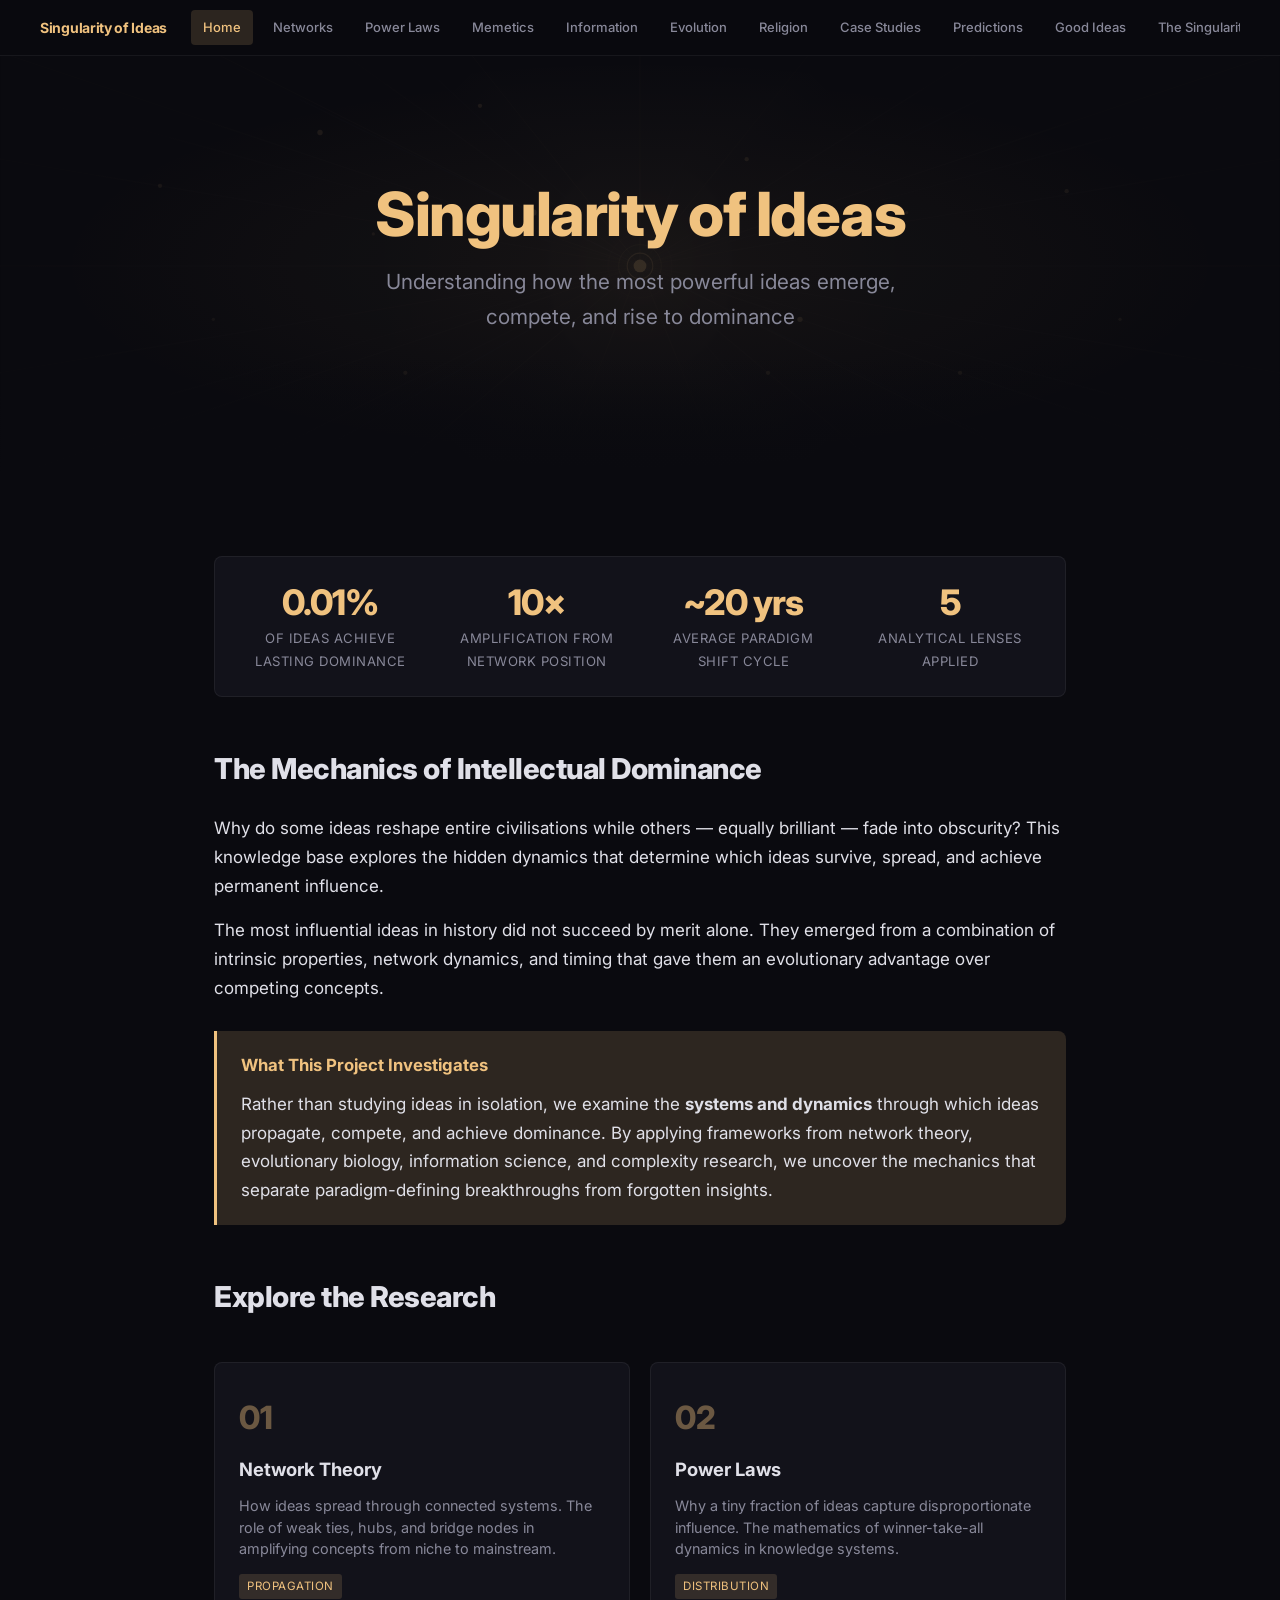
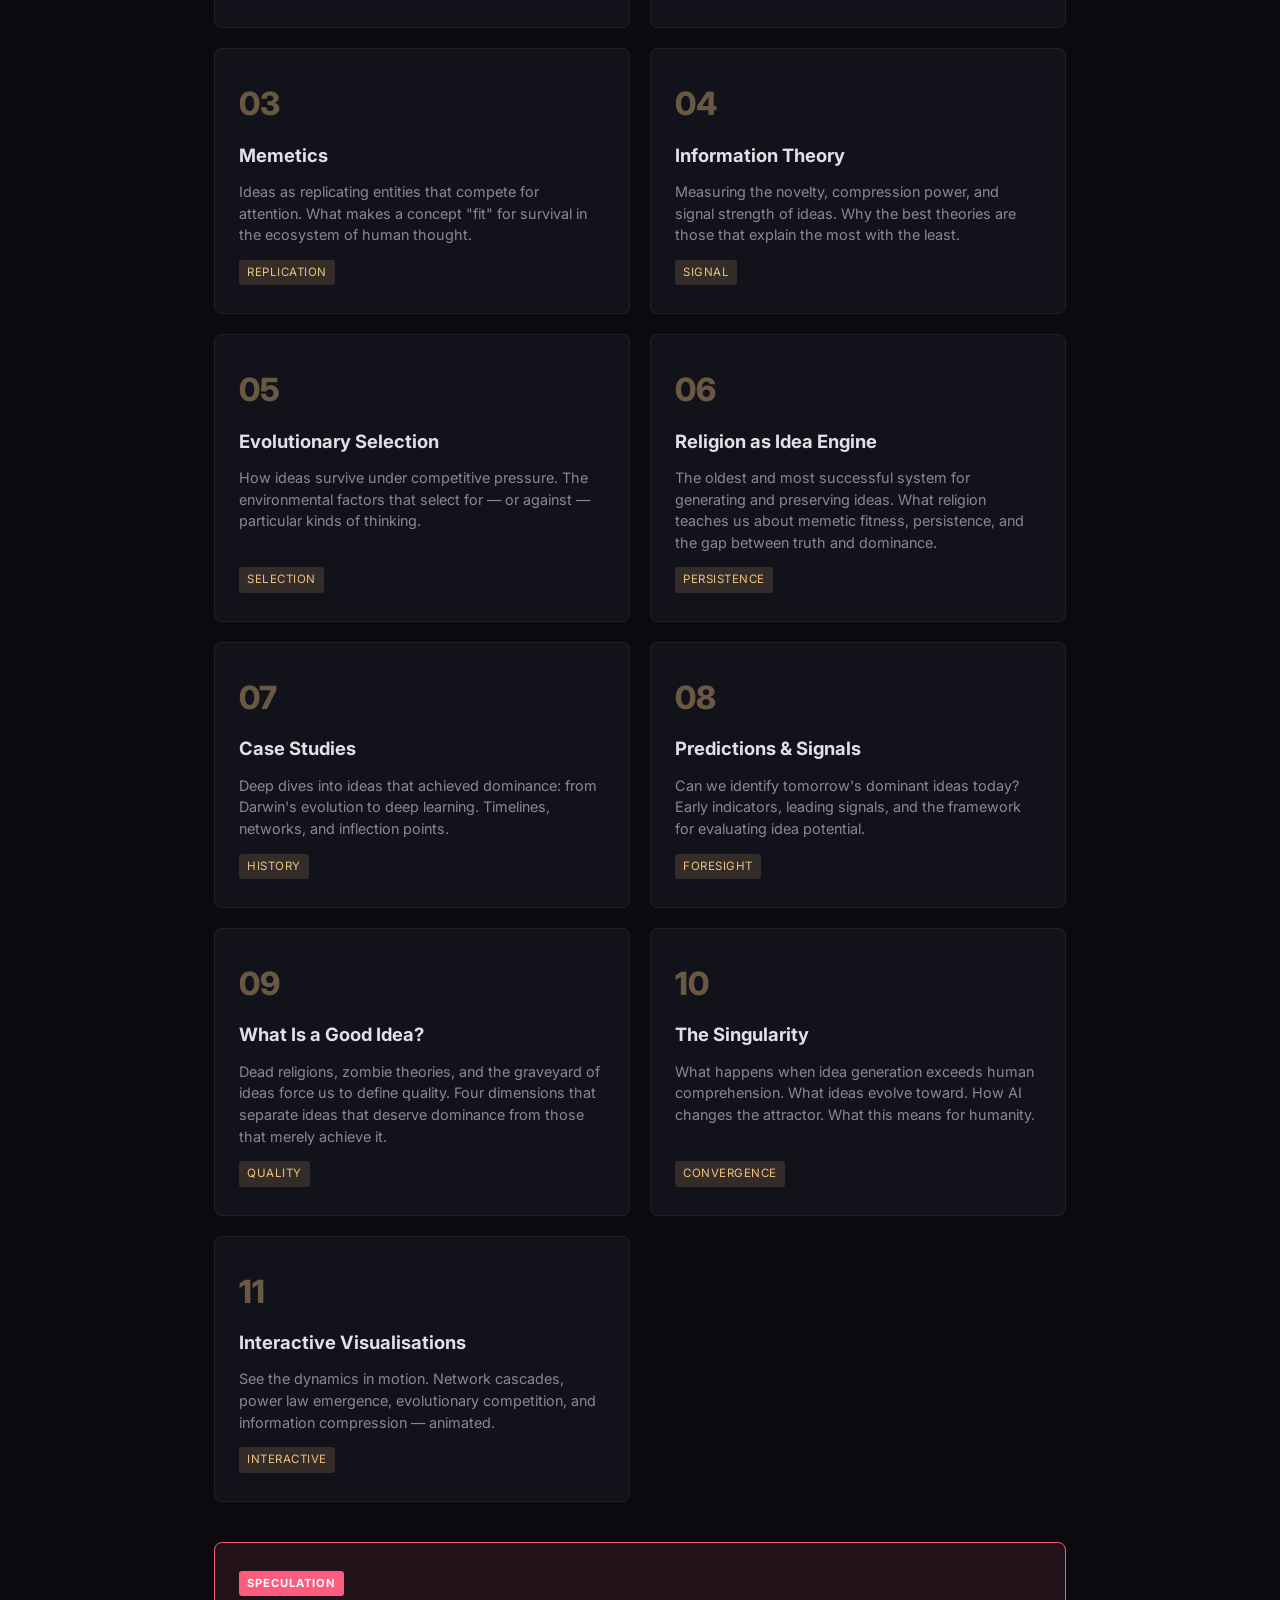
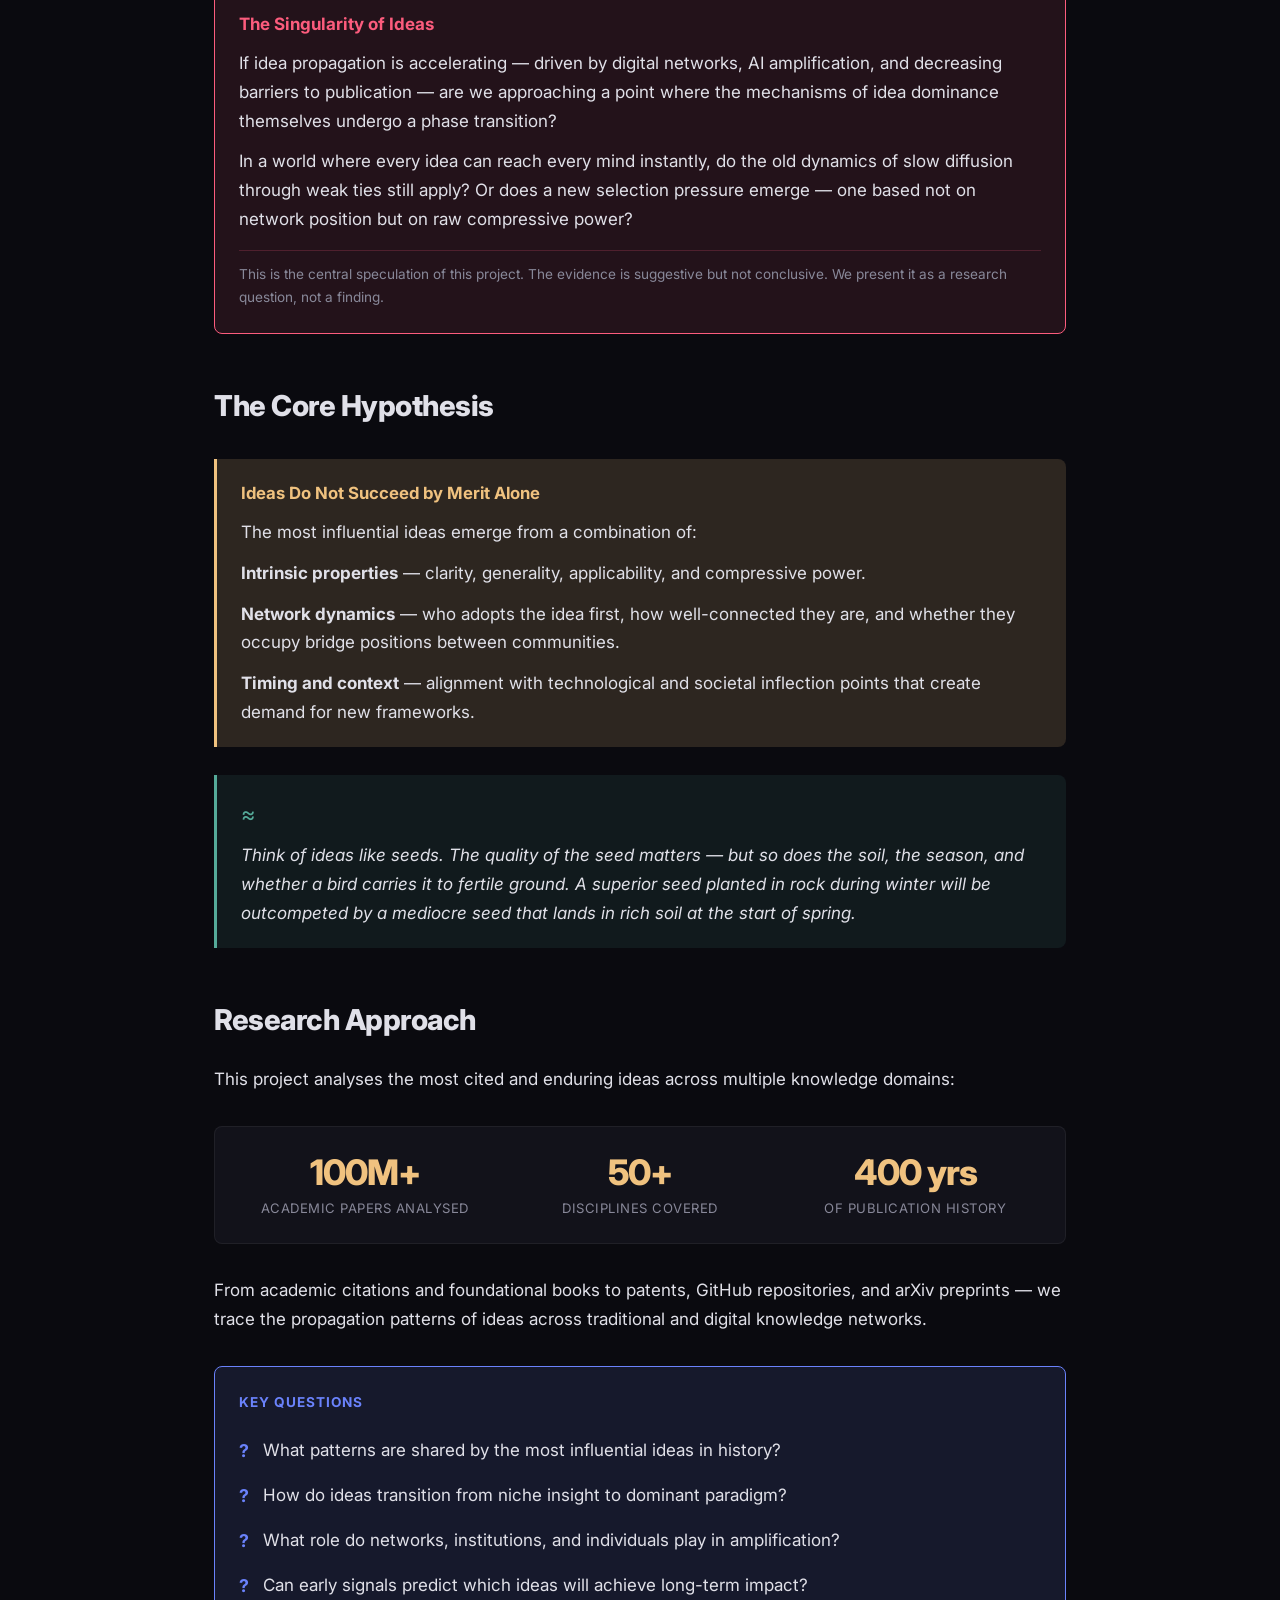
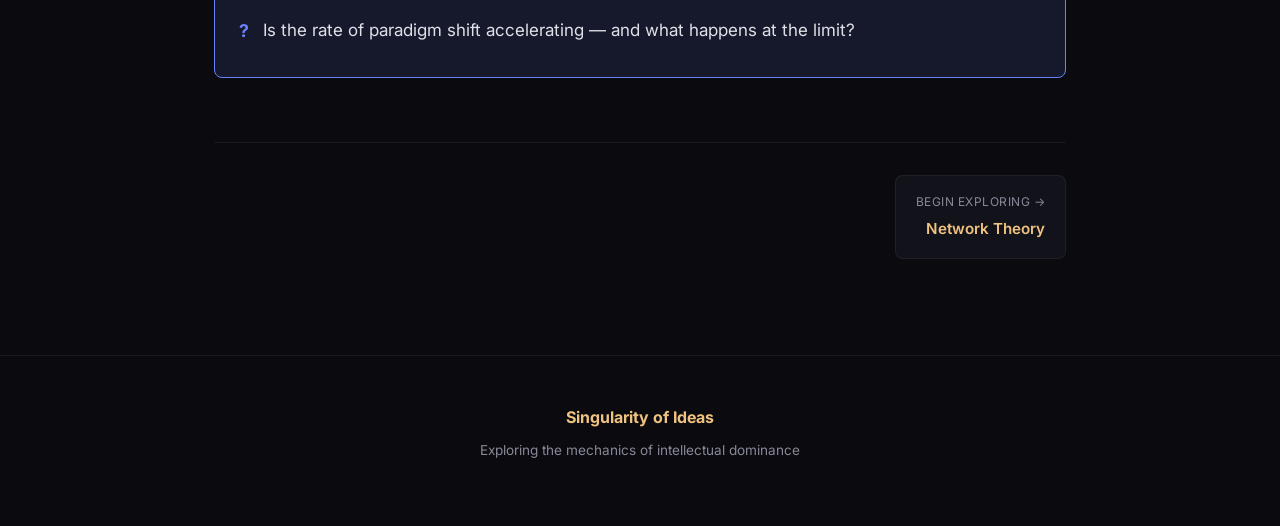
<file: index.html>
<!DOCTYPE html>
<html lang="en">
<head>
    <meta charset="UTF-8">
    <meta name="viewport" content="width=device-width, initial-scale=1.0">
    <title>Singularity of Ideas</title>
    <link rel="stylesheet" href="styles.css">
    <link rel="preconnect" href="https://fonts.googleapis.com">
    <link href="https://fonts.googleapis.com/css2?family=Inter:wght@400;500;600;700;800&family=JetBrains+Mono:wght@400;500&display=swap" rel="stylesheet">
</head>
<body>
    <nav>
        <div class="nav-inner">
            <span class="site-title">Singularity of Ideas</span>
            <a href="index.html" class="active">Home</a>
            <a href="network-theory.html">Networks</a>
            <a href="power-laws.html">Power Laws</a>
            <a href="memetics.html">Memetics</a>
            <a href="information-theory.html">Information</a>
            <a href="evolutionary-selection.html">Evolution</a>
            <a href="religion.html">Religion</a>
            <a href="case-studies.html">Case Studies</a>
            <a href="predictions.html">Predictions</a>
            <a href="what-is-a-good-idea.html">Good Ideas</a>
            <a href="the-singularity.html">The Singularity</a>
            <a href="animations.html">Interactive</a>
        </div>
    </nav>

    <div class="hero">
        <img src="img/hero-main.svg" alt="" class="hero-bg">
        <h1>Singularity of Ideas</h1>
        <p class="subtitle">Understanding how the most powerful ideas emerge, compete, and rise to dominance</p>
    </div>

    <div class="content">
        <div class="stat-strip">
            <div class="stat">
                <div class="number">0.01%</div>
                <div class="label">of ideas achieve lasting dominance</div>
            </div>
            <div class="stat">
                <div class="number">10×</div>
                <div class="label">amplification from network position</div>
            </div>
            <div class="stat">
                <div class="number">~20 yrs</div>
                <div class="label">average paradigm shift cycle</div>
            </div>
            <div class="stat">
                <div class="number">5</div>
                <div class="label">analytical lenses applied</div>
            </div>
        </div>

        <h2>The Mechanics of Intellectual Dominance</h2>

        <p>Why do some ideas reshape entire civilisations while others — equally brilliant — fade into obscurity? This knowledge base explores the hidden dynamics that determine which ideas survive, spread, and achieve permanent influence.</p>

        <p>The most influential ideas in history did not succeed by merit alone. They emerged from a combination of intrinsic properties, network dynamics, and timing that gave them an evolutionary advantage over competing concepts.</p>

        <div class="explanation">
            <h4>What This Project Investigates</h4>
            <p>Rather than studying ideas in isolation, we examine the <strong>systems and dynamics</strong> through which ideas propagate, compete, and achieve dominance. By applying frameworks from network theory, evolutionary biology, information science, and complexity research, we uncover the mechanics that separate paradigm-defining breakthroughs from forgotten insights.</p>
        </div>

        <h2>Explore the Research</h2>

        <div class="card-grid">
            <a href="network-theory.html" class="card">
                <div class="card-number">01</div>
                <h3>Network Theory</h3>
                <p>How ideas spread through connected systems. The role of weak ties, hubs, and bridge nodes in amplifying concepts from niche to mainstream.</p>
                <span class="card-tag">Propagation</span>
            </a>

            <a href="power-laws.html" class="card">
                <div class="card-number">02</div>
                <h3>Power Laws</h3>
                <p>Why a tiny fraction of ideas capture disproportionate influence. The mathematics of winner-take-all dynamics in knowledge systems.</p>
                <span class="card-tag">Distribution</span>
            </a>

            <a href="memetics.html" class="card">
                <div class="card-number">03</div>
                <h3>Memetics</h3>
                <p>Ideas as replicating entities that compete for attention. What makes a concept "fit" for survival in the ecosystem of human thought.</p>
                <span class="card-tag">Replication</span>
            </a>

            <a href="information-theory.html" class="card">
                <div class="card-number">04</div>
                <h3>Information Theory</h3>
                <p>Measuring the novelty, compression power, and signal strength of ideas. Why the best theories are those that explain the most with the least.</p>
                <span class="card-tag">Signal</span>
            </a>

            <a href="evolutionary-selection.html" class="card">
                <div class="card-number">05</div>
                <h3>Evolutionary Selection</h3>
                <p>How ideas survive under competitive pressure. The environmental factors that select for — or against — particular kinds of thinking.</p>
                <span class="card-tag">Selection</span>
            </a>

            <a href="religion.html" class="card">
                <div class="card-number">06</div>
                <h3>Religion as Idea Engine</h3>
                <p>The oldest and most successful system for generating and preserving ideas. What religion teaches us about memetic fitness, persistence, and the gap between truth and dominance.</p>
                <span class="card-tag">Persistence</span>
            </a>

            <a href="case-studies.html" class="card">
                <div class="card-number">07</div>
                <h3>Case Studies</h3>
                <p>Deep dives into ideas that achieved dominance: from Darwin's evolution to deep learning. Timelines, networks, and inflection points.</p>
                <span class="card-tag">History</span>
            </a>

            <a href="predictions.html" class="card">
                <div class="card-number">08</div>
                <h3>Predictions & Signals</h3>
                <p>Can we identify tomorrow's dominant ideas today? Early indicators, leading signals, and the framework for evaluating idea potential.</p>
                <span class="card-tag">Foresight</span>
            </a>

            <a href="what-is-a-good-idea.html" class="card">
                <div class="card-number">09</div>
                <h3>What Is a Good Idea?</h3>
                <p>Dead religions, zombie theories, and the graveyard of ideas force us to define quality. Four dimensions that separate ideas that deserve dominance from those that merely achieve it.</p>
                <span class="card-tag">Quality</span>
            </a>

            <a href="the-singularity.html" class="card">
                <div class="card-number">10</div>
                <h3>The Singularity</h3>
                <p>What happens when idea generation exceeds human comprehension. What ideas evolve toward. How AI changes the attractor. What this means for humanity.</p>
                <span class="card-tag">Convergence</span>
            </a>

            <a href="animations.html" class="card">
                <div class="card-number">11</div>
                <h3>Interactive Visualisations</h3>
                <p>See the dynamics in motion. Network cascades, power law emergence, evolutionary competition, and information compression — animated.</p>
                <span class="card-tag">Interactive</span>
            </a>
        </div>

        <div class="speculation-box">
            <span class="badge">Speculation</span>
            <h4>The Singularity of Ideas</h4>
            <p>If idea propagation is accelerating — driven by digital networks, AI amplification, and decreasing barriers to publication — are we approaching a point where the mechanisms of idea dominance themselves undergo a phase transition?</p>
            <p>In a world where every idea can reach every mind instantly, do the old dynamics of slow diffusion through weak ties still apply? Or does a new selection pressure emerge — one based not on network position but on raw compressive power?</p>
            <p class="caveat">This is the central speculation of this project. The evidence is suggestive but not conclusive. We present it as a research question, not a finding.</p>
        </div>

        <h2>The Core Hypothesis</h2>

        <div class="explanation">
            <h4>Ideas Do Not Succeed by Merit Alone</h4>
            <p>The most influential ideas emerge from a combination of:</p>
            <p><strong>Intrinsic properties</strong> — clarity, generality, applicability, and compressive power.</p>
            <p><strong>Network dynamics</strong> — who adopts the idea first, how well-connected they are, and whether they occupy bridge positions between communities.</p>
            <p><strong>Timing and context</strong> — alignment with technological and societal inflection points that create demand for new frameworks.</p>
        </div>

        <div class="analogy">
            <p>Think of ideas like seeds. The quality of the seed matters — but so does the soil, the season, and whether a bird carries it to fertile ground. A superior seed planted in rock during winter will be outcompeted by a mediocre seed that lands in rich soil at the start of spring.</p>
        </div>

        <h2>Research Approach</h2>

        <p>This project analyses the most cited and enduring ideas across multiple knowledge domains:</p>

        <div class="stat-strip">
            <div class="stat">
                <div class="number">100M+</div>
                <div class="label">academic papers analysed</div>
            </div>
            <div class="stat">
                <div class="number">50+</div>
                <div class="label">disciplines covered</div>
            </div>
            <div class="stat">
                <div class="number">400 yrs</div>
                <div class="label">of publication history</div>
            </div>
        </div>

        <p>From academic citations and foundational books to patents, GitHub repositories, and arXiv preprints — we trace the propagation patterns of ideas across traditional and digital knowledge networks.</p>

        <div class="question-box">
            <h4>Key Questions</h4>
            <ul>
                <li>What patterns are shared by the most influential ideas in history?</li>
                <li>How do ideas transition from niche insight to dominant paradigm?</li>
                <li>What role do networks, institutions, and individuals play in amplification?</li>
                <li>Can early signals predict which ideas will achieve long-term impact?</li>
                <li>Is the rate of paradigm shift accelerating — and what happens at the limit?</li>
            </ul>
        </div>

        <div class="page-nav">
            <a href="network-theory.html" class="next">
                <span class="direction">Begin exploring →</span>
                <span class="title">Network Theory</span>
            </a>
        </div>
    </div>

    <footer>
        <div class="footer-title">Singularity of Ideas</div>
        <p>Exploring the mechanics of intellectual dominance</p>
    </footer>
</body>
</html>
</file>
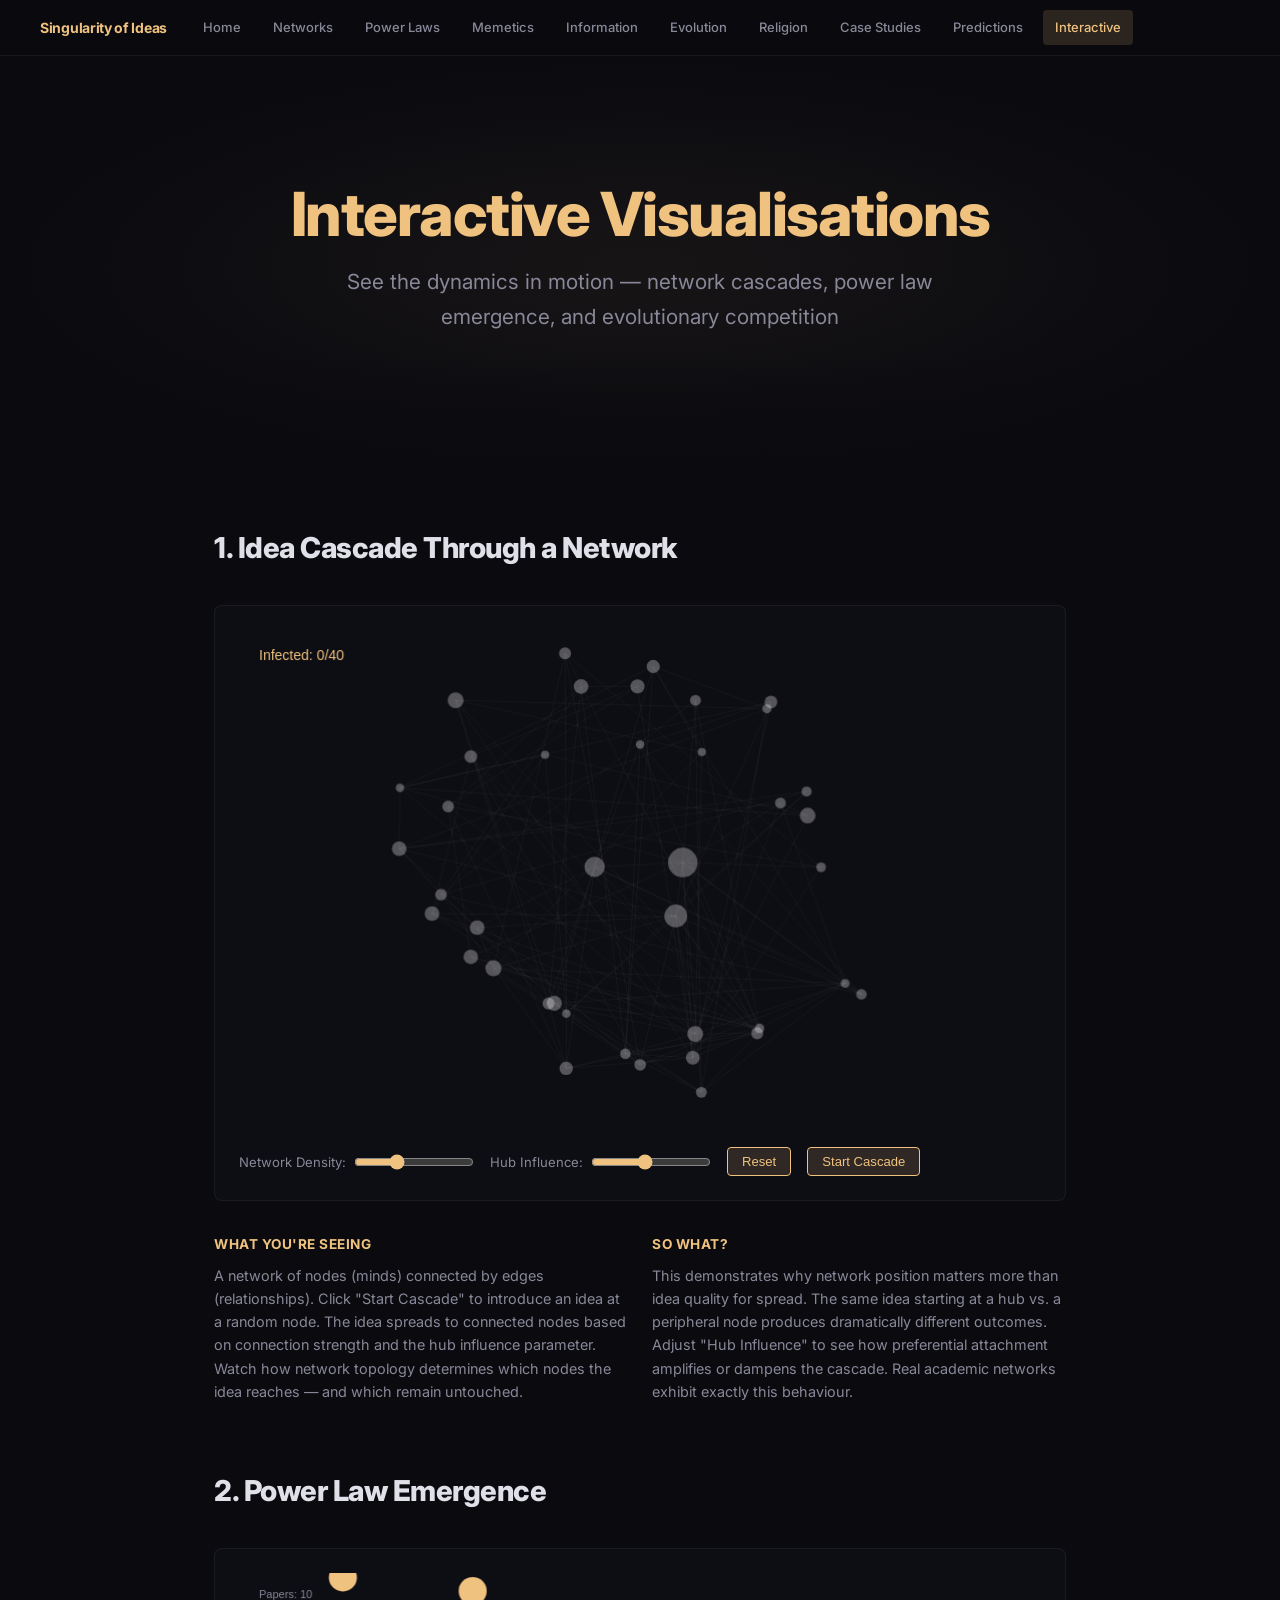
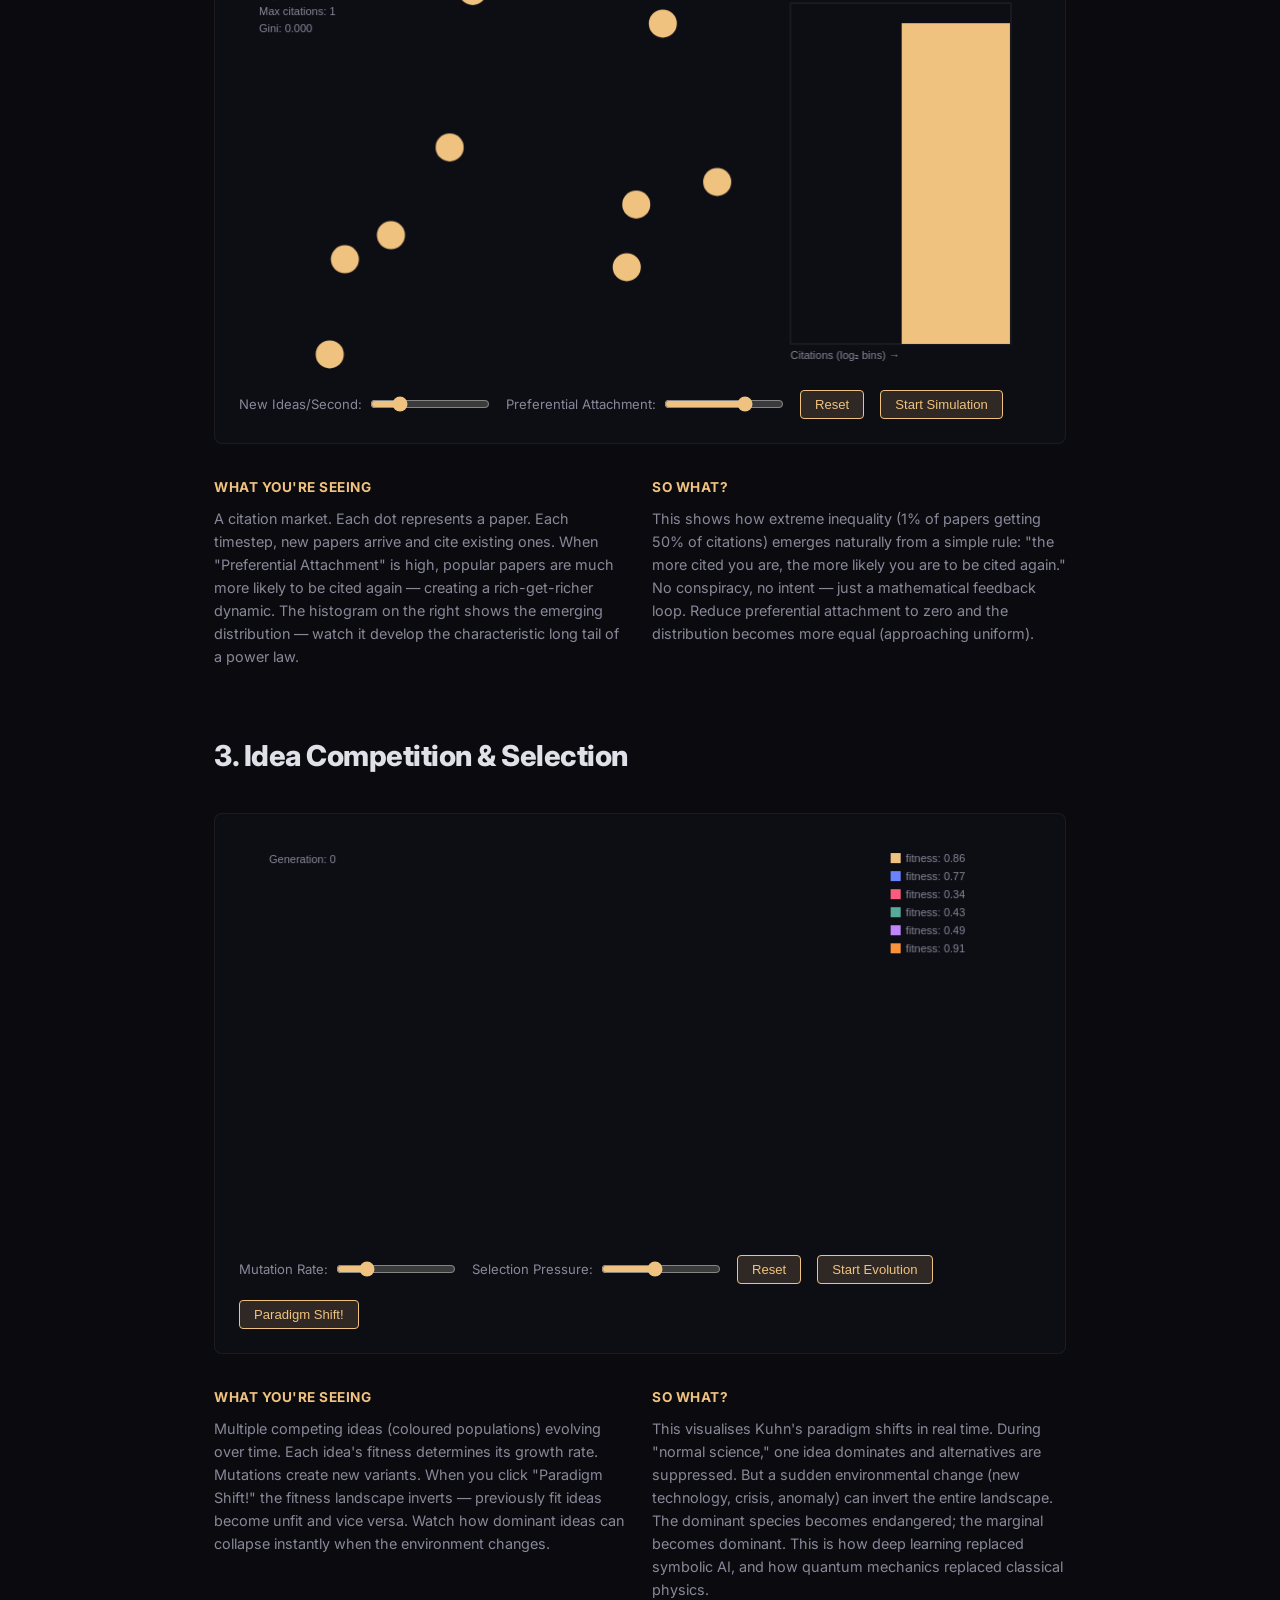
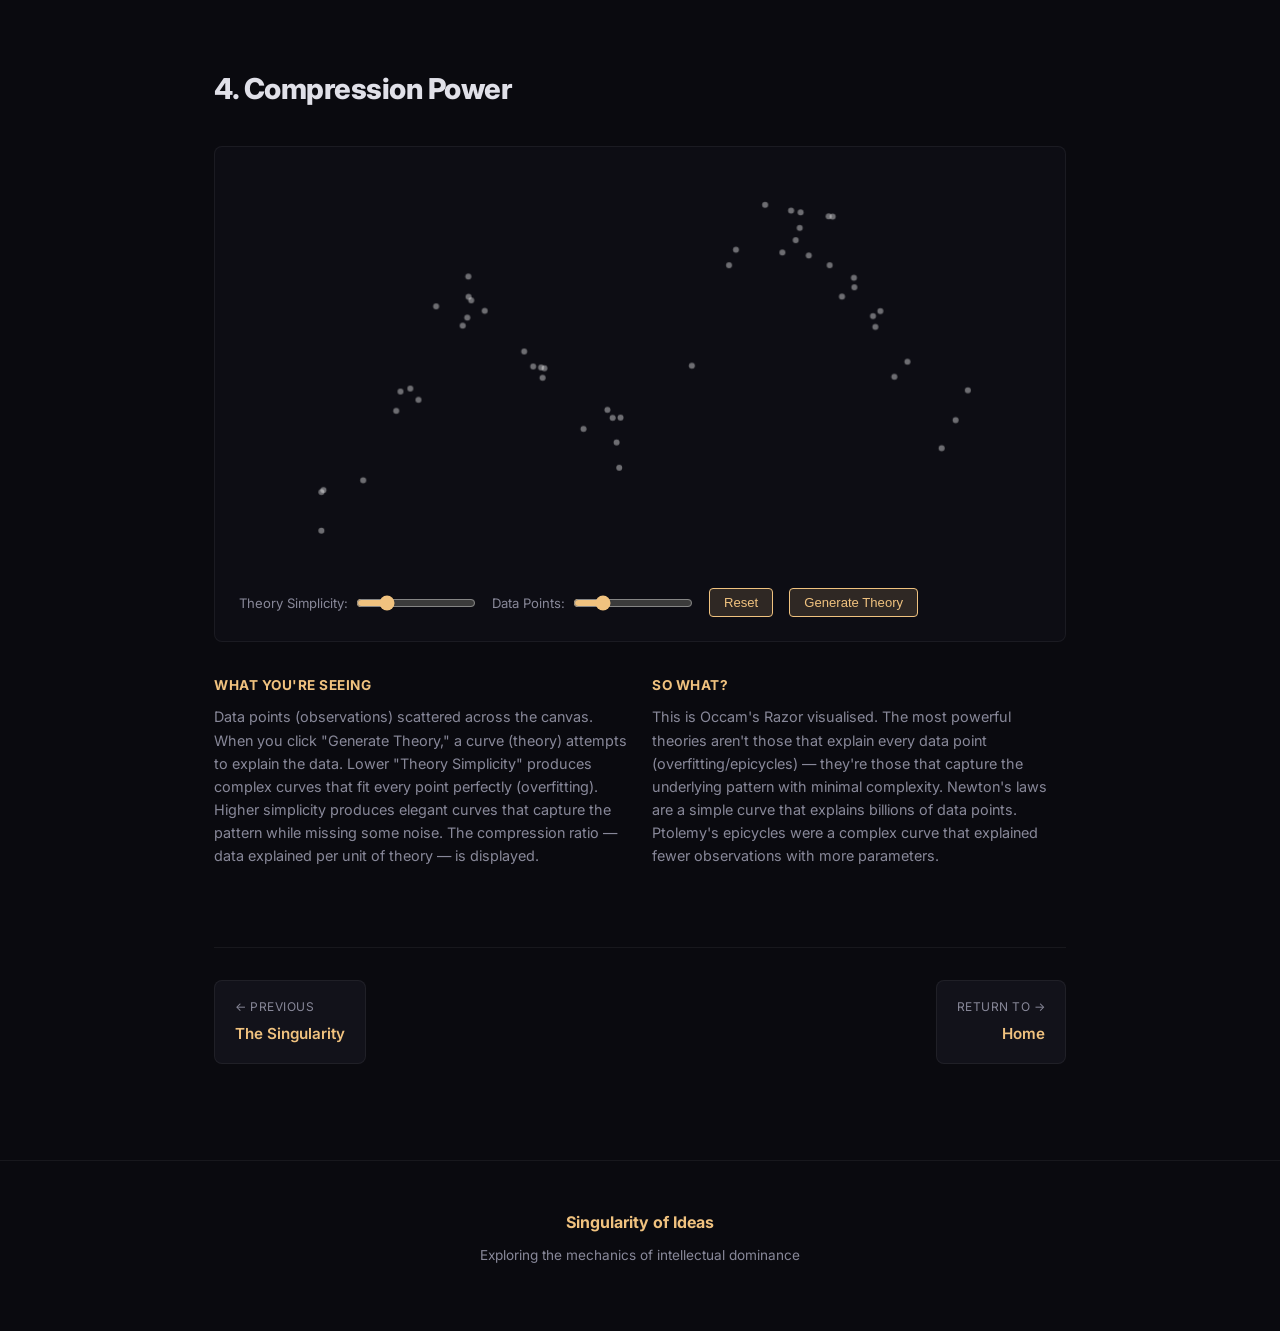
<file: animations.html>
<!DOCTYPE html>
<html lang="en">
<head>
    <meta charset="UTF-8">
    <meta name="viewport" content="width=device-width, initial-scale=1.0">
    <title>Interactive Visualisations — Singularity of Ideas</title>
    <link rel="stylesheet" href="styles.css">
    <link href="https://fonts.googleapis.com/css2?family=Inter:wght@400;500;600;700;800&family=JetBrains+Mono:wght@400;500&display=swap" rel="stylesheet">
</head>
<body>
    <nav>
        <div class="nav-inner">
            <span class="site-title">Singularity of Ideas</span>
            <a href="index.html">Home</a>
            <a href="network-theory.html">Networks</a>
            <a href="power-laws.html">Power Laws</a>
            <a href="memetics.html">Memetics</a>
            <a href="information-theory.html">Information</a>
            <a href="evolutionary-selection.html">Evolution</a>
            <a href="religion.html">Religion</a>
            <a href="case-studies.html">Case Studies</a>
            <a href="predictions.html">Predictions</a>
            <a href="animations.html" class="active">Interactive</a>
        </div>
    </nav>

    <div class="hero">
        <h1>Interactive Visualisations</h1>
        <p class="subtitle">See the dynamics in motion — network cascades, power law emergence, and evolutionary competition</p>
    </div>

    <div class="content">

        <!-- ANIMATION 1: Network Cascade -->
        <h2>1. Idea Cascade Through a Network</h2>

        <div class="animation-container">
            <canvas id="network-canvas" width="800" height="500"></canvas>
            <div class="controls">
                <label>Network Density: <input type="range" id="net-density" min="2" max="8" value="4"></label>
                <label>Hub Influence: <input type="range" id="hub-influence" min="1" max="10" value="5"></label>
                <button id="net-reset">Reset</button>
                <button id="net-infect">Start Cascade</button>
            </div>
        </div>

        <div class="animation-explainer">
            <div class="col">
                <h4>What You're Seeing</h4>
                <p>A network of nodes (minds) connected by edges (relationships). Click "Start Cascade" to introduce an idea at a random node. The idea spreads to connected nodes based on connection strength and the hub influence parameter. Watch how network topology determines which nodes the idea reaches — and which remain untouched.</p>
            </div>
            <div class="col">
                <h4>So What?</h4>
                <p>This demonstrates why network position matters more than idea quality for spread. The same idea starting at a hub vs. a peripheral node produces dramatically different outcomes. Adjust "Hub Influence" to see how preferential attachment amplifies or dampens the cascade. Real academic networks exhibit exactly this behaviour.</p>
            </div>
        </div>

        <!-- ANIMATION 2: Power Law Emergence -->
        <h2>2. Power Law Emergence</h2>

        <div class="animation-container">
            <canvas id="powerlaw-canvas" width="800" height="400"></canvas>
            <div class="controls">
                <label>New Ideas/Second: <input type="range" id="pl-rate" min="1" max="20" value="5"></label>
                <label>Preferential Attachment: <input type="range" id="pl-pref" min="0" max="10" value="7"></label>
                <button id="pl-reset">Reset</button>
                <button id="pl-start">Start Simulation</button>
            </div>
        </div>

        <div class="animation-explainer">
            <div class="col">
                <h4>What You're Seeing</h4>
                <p>A citation market. Each dot represents a paper. Each timestep, new papers arrive and cite existing ones. When "Preferential Attachment" is high, popular papers are much more likely to be cited again — creating a rich-get-richer dynamic. The histogram on the right shows the emerging distribution — watch it develop the characteristic long tail of a power law.</p>
            </div>
            <div class="col">
                <h4>So What?</h4>
                <p>This shows how extreme inequality (1% of papers getting 50% of citations) emerges naturally from a simple rule: "the more cited you are, the more likely you are to be cited again." No conspiracy, no intent — just a mathematical feedback loop. Reduce preferential attachment to zero and the distribution becomes more equal (approaching uniform).</p>
            </div>
        </div>

        <!-- ANIMATION 3: Evolutionary Competition -->
        <h2>3. Idea Competition & Selection</h2>

        <div class="animation-container">
            <canvas id="evolution-canvas" width="800" height="400"></canvas>
            <div class="controls">
                <label>Mutation Rate: <input type="range" id="evo-mutation" min="1" max="10" value="3"></label>
                <label>Selection Pressure: <input type="range" id="evo-selection" min="1" max="10" value="5"></label>
                <button id="evo-reset">Reset</button>
                <button id="evo-start">Start Evolution</button>
                <button id="evo-shift">Paradigm Shift!</button>
            </div>
        </div>

        <div class="animation-explainer">
            <div class="col">
                <h4>What You're Seeing</h4>
                <p>Multiple competing ideas (coloured populations) evolving over time. Each idea's fitness determines its growth rate. Mutations create new variants. When you click "Paradigm Shift!" the fitness landscape inverts — previously fit ideas become unfit and vice versa. Watch how dominant ideas can collapse instantly when the environment changes.</p>
            </div>
            <div class="col">
                <h4>So What?</h4>
                <p>This visualises Kuhn's paradigm shifts in real time. During "normal science," one idea dominates and alternatives are suppressed. But a sudden environmental change (new technology, crisis, anomaly) can invert the entire landscape. The dominant species becomes endangered; the marginal becomes dominant. This is how deep learning replaced symbolic AI, and how quantum mechanics replaced classical physics.</p>
            </div>
        </div>

        <!-- ANIMATION 4: Compression Visualisation -->
        <h2>4. Compression Power</h2>

        <div class="animation-container">
            <canvas id="compression-canvas" width="800" height="400"></canvas>
            <div class="controls">
                <label>Theory Simplicity: <input type="range" id="comp-simple" min="1" max="10" value="3"></label>
                <label>Data Points: <input type="range" id="comp-data" min="10" max="200" value="50"></label>
                <button id="comp-reset">Reset</button>
                <button id="comp-generate">Generate Theory</button>
            </div>
        </div>

        <div class="animation-explainer">
            <div class="col">
                <h4>What You're Seeing</h4>
                <p>Data points (observations) scattered across the canvas. When you click "Generate Theory," a curve (theory) attempts to explain the data. Lower "Theory Simplicity" produces complex curves that fit every point perfectly (overfitting). Higher simplicity produces elegant curves that capture the pattern while missing some noise. The compression ratio — data explained per unit of theory — is displayed.</p>
            </div>
            <div class="col">
                <h4>So What?</h4>
                <p>This is Occam's Razor visualised. The most powerful theories aren't those that explain every data point (overfitting/epicycles) — they're those that capture the underlying pattern with minimal complexity. Newton's laws are a simple curve that explains billions of data points. Ptolemy's epicycles were a complex curve that explained fewer observations with more parameters.</p>
            </div>
        </div>

        <div class="page-nav">
            <a href="the-singularity.html">
                <span class="direction">← Previous</span>
                <span class="title">The Singularity</span>
            </a>
            <a href="index.html" class="next">
                <span class="direction">Return to →</span>
                <span class="title">Home</span>
            </a>
        </div>
    </div>

    <footer>
        <div class="footer-title">Singularity of Ideas</div>
        <p>Exploring the mechanics of intellectual dominance</p>
    </footer>

    <script>
    // ===== ANIMATION 1: Network Cascade =====
    (function() {
        const canvas = document.getElementById('network-canvas');
        const ctx = canvas.getContext('2d');
        const densitySlider = document.getElementById('net-density');
        const hubSlider = document.getElementById('hub-influence');
        const resetBtn = document.getElementById('net-reset');
        const infectBtn = document.getElementById('net-infect');

        let nodes = [];
        let edges = [];
        let animating = false;
        let infectionQueue = [];

        function createNetwork() {
            nodes = [];
            edges = [];
            const count = 40;
            const density = parseInt(densitySlider.value);

            for (let i = 0; i < count; i++) {
                const angle = (i / count) * Math.PI * 2;
                const radius = 150 + Math.random() * 80;
                nodes.push({
                    x: canvas.width / 2 + Math.cos(angle) * radius + (Math.random() - 0.5) * 60,
                    y: canvas.height / 2 + Math.sin(angle) * radius + (Math.random() - 0.5) * 60,
                    connections: 0,
                    infected: false,
                    infectedAt: -1,
                    size: 4 + Math.random() * 4
                });
            }

            // Create hub nodes
            for (let i = 0; i < 3; i++) {
                nodes[i].size = 10 + Math.random() * 5;
                nodes[i].x = canvas.width / 2 + (Math.random() - 0.5) * 100;
                nodes[i].y = canvas.height / 2 + (Math.random() - 0.5) * 100;
            }

            // Create edges using preferential attachment
            for (let i = 1; i < count; i++) {
                const numEdges = Math.min(density, i);
                for (let e = 0; e < numEdges; e++) {
                    let target;
                    if (Math.random() < 0.6) {
                        // Preferential attachment
                        const weights = nodes.slice(0, i).map(n => n.connections + 1);
                        const total = weights.reduce((a, b) => a + b, 0);
                        let r = Math.random() * total;
                        target = 0;
                        for (let j = 0; j < weights.length; j++) {
                            r -= weights[j];
                            if (r <= 0) { target = j; break; }
                        }
                    } else {
                        target = Math.floor(Math.random() * i);
                    }
                    if (target !== i && !edges.some(e => (e[0] === i && e[1] === target) || (e[0] === target && e[1] === i))) {
                        edges.push([i, target]);
                        nodes[i].connections++;
                        nodes[target].connections++;
                    }
                }
            }
            draw();
        }

        function draw() {
            ctx.fillStyle = '#0d0d14';
            ctx.fillRect(0, 0, canvas.width, canvas.height);

            // Draw edges
            edges.forEach(([a, b]) => {
                const na = nodes[a], nb = nodes[b];
                ctx.beginPath();
                ctx.moveTo(na.x, na.y);
                ctx.lineTo(nb.x, nb.y);
                if (na.infected && nb.infected) {
                    ctx.strokeStyle = 'rgba(240, 194, 127, 0.4)';
                    ctx.lineWidth = 1.5;
                } else {
                    ctx.strokeStyle = 'rgba(255, 255, 255, 0.08)';
                    ctx.lineWidth = 0.5;
                }
                ctx.stroke();
            });

            // Draw nodes
            nodes.forEach(node => {
                ctx.beginPath();
                ctx.arc(node.x, node.y, node.size, 0, Math.PI * 2);
                if (node.infected) {
                    const age = Date.now() - node.infectedAt;
                    const pulse = 1 + Math.sin(age / 300) * 0.3;
                    ctx.fillStyle = '#f0c27f';
                    ctx.shadowColor = '#f0c27f';
                    ctx.shadowBlur = 10 * pulse;
                } else {
                    ctx.fillStyle = 'rgba(255, 255, 255, 0.3)';
                    ctx.shadowBlur = 0;
                }
                ctx.fill();
                ctx.shadowBlur = 0;
            });

            // Draw infection count
            const infected = nodes.filter(n => n.infected).length;
            ctx.fillStyle = '#f0c27f';
            ctx.font = '14px Inter, sans-serif';
            ctx.fillText(`Infected: ${infected}/${nodes.length}`, 20, 30);
        }

        function startCascade() {
            if (animating) return;
            // Reset infections
            nodes.forEach(n => { n.infected = false; n.infectedAt = -1; });
            // Pick a random starting node (prefer hubs based on slider)
            const hubInfluence = parseInt(hubSlider.value) / 10;
            let startNode;
            if (Math.random() < hubInfluence) {
                startNode = nodes.reduce((a, b) => a.connections > b.connections ? a : b);
            } else {
                startNode = nodes[Math.floor(Math.random() * nodes.length)];
            }
            startNode.infected = true;
            startNode.infectedAt = Date.now();
            infectionQueue = [startNode];
            animating = true;
            animate();
        }

        function animate() {
            if (!animating) return;
            draw();

            if (infectionQueue.length > 0 && Math.random() < 0.15) {
                const current = infectionQueue.shift();
                const nodeIdx = nodes.indexOf(current);
                const hubInf = parseInt(hubSlider.value) / 5;

                edges.forEach(([a, b]) => {
                    let neighbor;
                    if (a === nodeIdx) neighbor = nodes[b];
                    else if (b === nodeIdx) neighbor = nodes[a];
                    if (neighbor && !neighbor.infected) {
                        const prob = 0.3 + (neighbor.connections / 20) * hubInf * 0.1;
                        if (Math.random() < prob) {
                            neighbor.infected = true;
                            neighbor.infectedAt = Date.now();
                            infectionQueue.push(neighbor);
                        }
                    }
                });
            }

            if (infectionQueue.length === 0 && nodes.every(n => n.infected || !edges.some(([a, b]) => (a === nodes.indexOf(n) || b === nodes.indexOf(n)) && nodes[a === nodes.indexOf(n) ? b : a].infected))) {
                animating = false;
            }

            if (animating) requestAnimationFrame(animate);
            else draw();
        }

        resetBtn.addEventListener('click', () => { animating = false; createNetwork(); });
        infectBtn.addEventListener('click', startCascade);
        densitySlider.addEventListener('input', () => { animating = false; createNetwork(); });
        createNetwork();
    })();

    // ===== ANIMATION 2: Power Law Emergence =====
    (function() {
        const canvas = document.getElementById('powerlaw-canvas');
        const ctx = canvas.getContext('2d');
        const rateSlider = document.getElementById('pl-rate');
        const prefSlider = document.getElementById('pl-pref');
        const resetBtn = document.getElementById('pl-reset');
        const startBtn = document.getElementById('pl-start');

        let papers = [];
        let running = false;
        let intervalId = null;

        function reset() {
            papers = [];
            for (let i = 0; i < 10; i++) {
                papers.push({ citations: 1, x: Math.random() * 500, y: Math.random() * canvas.height });
            }
            running = false;
            if (intervalId) clearInterval(intervalId);
            draw();
        }

        function draw() {
            ctx.fillStyle = '#0d0d14';
            ctx.fillRect(0, 0, canvas.width, canvas.height);

            // Draw papers as dots (left side)
            const maxCite = Math.max(...papers.map(p => p.citations), 1);
            papers.forEach(p => {
                const size = 2 + (p.citations / maxCite) * 12;
                const alpha = 0.3 + (p.citations / maxCite) * 0.7;
                ctx.beginPath();
                ctx.arc(p.x, p.y, size, 0, Math.PI * 2);
                ctx.fillStyle = `rgba(240, 194, 127, ${alpha})`;
                ctx.fill();
            });

            // Draw histogram (right side)
            const histX = 550;
            const histW = 220;
            const histH = canvas.height - 60;
            ctx.strokeStyle = 'rgba(255, 255, 255, 0.1)';
            ctx.strokeRect(histX, 30, histW, histH);

            // Bin citations
            const maxBin = Math.ceil(Math.log2(maxCite + 1)) + 1;
            const bins = new Array(maxBin).fill(0);
            papers.forEach(p => {
                const bin = Math.floor(Math.log2(p.citations + 1));
                if (bin < bins.length) bins[bin]++;
            });
            const maxCount = Math.max(...bins, 1);

            bins.forEach((count, i) => {
                const barH = (count / maxCount) * (histH - 20);
                const barW = histW / maxBin - 2;
                const x = histX + i * (histW / maxBin) + 1;
                const y = 30 + histH - barH;
                ctx.fillStyle = '#f0c27f';
                ctx.fillRect(x, y, barW, barH);
            });

            // Labels
            ctx.fillStyle = '#889';
            ctx.font = '11px Inter, sans-serif';
            ctx.fillText('Citations (log₂ bins) →', histX, 30 + histH + 15);
            ctx.fillText(`Papers: ${papers.length}`, 20, 25);
            ctx.fillText(`Max citations: ${maxCite}`, 20, 42);
            ctx.fillText(`Gini: ${calcGini().toFixed(3)}`, 20, 59);
        }

        function calcGini() {
            if (papers.length < 2) return 0;
            const sorted = papers.map(p => p.citations).sort((a, b) => a - b);
            const n = sorted.length;
            let num = 0;
            sorted.forEach((x, i) => { num += (2 * (i + 1) - n - 1) * x; });
            const denom = n * sorted.reduce((a, b) => a + b, 0);
            return denom === 0 ? 0 : num / denom;
        }

        function step() {
            const rate = parseInt(rateSlider.value);
            const pref = parseInt(prefSlider.value) / 10;

            for (let r = 0; r < rate; r++) {
                // Add new paper
                const newPaper = { citations: 0, x: Math.random() * 500, y: Math.random() * canvas.height };
                papers.push(newPaper);

                // New paper cites existing papers
                const numCitations = 1 + Math.floor(Math.random() * 3);
                for (let c = 0; c < numCitations; c++) {
                    let target;
                    if (Math.random() < pref && papers.length > 1) {
                        // Preferential attachment
                        const weights = papers.map(p => p.citations + 1);
                        const total = weights.reduce((a, b) => a + b, 0);
                        let rand = Math.random() * total;
                        target = 0;
                        for (let j = 0; j < weights.length; j++) {
                            rand -= weights[j];
                            if (rand <= 0) { target = j; break; }
                        }
                    } else {
                        target = Math.floor(Math.random() * papers.length);
                    }
                    papers[target].citations++;
                }
            }

            // Cap at 500 papers for performance
            if (papers.length > 500) {
                running = false;
                clearInterval(intervalId);
            }

            draw();
        }

        function start() {
            if (running) { running = false; clearInterval(intervalId); startBtn.textContent = 'Start Simulation'; return; }
            running = true;
            startBtn.textContent = 'Pause';
            intervalId = setInterval(step, 100);
        }

        resetBtn.addEventListener('click', reset);
        startBtn.addEventListener('click', start);
        reset();
    })();

    // ===== ANIMATION 3: Evolutionary Competition =====
    (function() {
        const canvas = document.getElementById('evolution-canvas');
        const ctx = canvas.getContext('2d');
        const mutSlider = document.getElementById('evo-mutation');
        const selSlider = document.getElementById('evo-selection');
        const resetBtn = document.getElementById('evo-reset');
        const startBtn = document.getElementById('evo-start');
        const shiftBtn = document.getElementById('evo-shift');

        const colors = ['#f0c27f', '#6a82fb', '#fc5c7d', '#5a9', '#c084fc', '#fb923c'];
        let populations = [];
        let history = [];
        let running = false;
        let intervalId = null;
        let generation = 0;
        let fitnessLandscape = [];

        function reset() {
            running = false;
            if (intervalId) clearInterval(intervalId);
            generation = 0;
            populations = colors.map((c, i) => ({
                color: c,
                size: 50 + Math.random() * 50,
                fitness: 0.3 + Math.random() * 0.7
            }));
            fitnessLandscape = populations.map(p => p.fitness);
            history = [populations.map(p => p.size)];
            startBtn.textContent = 'Start Evolution';
            draw();
        }

        function draw() {
            ctx.fillStyle = '#0d0d14';
            ctx.fillRect(0, 0, canvas.width, canvas.height);

            const h = canvas.height - 40;
            const w = canvas.width - 40;
            const maxGen = Math.max(history.length, 100);

            // Draw population history as stacked area
            if (history.length > 1) {
                for (let p = populations.length - 1; p >= 0; p--) {
                    ctx.beginPath();
                    ctx.moveTo(20, h + 20);
                    for (let g = 0; g < history.length; g++) {
                        const x = 20 + (g / maxGen) * w;
                        let stackedY = 0;
                        for (let pp = 0; pp <= p; pp++) {
                            stackedY += history[g][pp] || 0;
                        }
                        const total = history[g].reduce((a, b) => a + b, 1);
                        const y = h + 20 - (stackedY / total) * h;
                        ctx.lineTo(x, y);
                    }
                    ctx.lineTo(20 + ((history.length - 1) / maxGen) * w, h + 20);
                    ctx.closePath();
                    ctx.fillStyle = populations[p].color + '88';
                    ctx.fill();
                }
            }

            // Labels
            ctx.fillStyle = '#889';
            ctx.font = '11px Inter, sans-serif';
            ctx.fillText(`Generation: ${generation}`, 30, 25);

            // Fitness indicators
            populations.forEach((p, i) => {
                ctx.fillStyle = p.color;
                ctx.fillRect(canvas.width - 150, 15 + i * 18, 10, 10);
                ctx.fillStyle = '#889';
                ctx.fillText(`fitness: ${p.fitness.toFixed(2)}`, canvas.width - 135, 24 + i * 18);
            });
        }

        function step() {
            const mutation = parseInt(mutSlider.value) / 100;
            const selection = parseInt(selSlider.value) / 5;

            // Update populations based on fitness
            const totalFitness = populations.reduce((sum, p) => sum + p.fitness * p.size, 0);
            populations.forEach(p => {
                const growth = (p.fitness * selection - 0.5) * 0.1;
                p.size = Math.max(1, p.size * (1 + growth + (Math.random() - 0.5) * mutation));
            });

            // Normalize to keep total constant
            const total = populations.reduce((s, p) => s + p.size, 0);
            populations.forEach(p => { p.size = (p.size / total) * 300; });

            // Mutation: occasionally shift fitness slightly
            if (Math.random() < mutation) {
                const idx = Math.floor(Math.random() * populations.length);
                populations[idx].fitness = Math.max(0.1, Math.min(1, populations[idx].fitness + (Math.random() - 0.5) * 0.2));
            }

            history.push(populations.map(p => p.size));
            generation++;

            if (history.length > 500) {
                running = false;
                clearInterval(intervalId);
                startBtn.textContent = 'Start Evolution';
            }

            draw();
        }

        function paradigmShift() {
            // Invert fitness landscape
            populations.forEach(p => {
                p.fitness = 1.1 - p.fitness + (Math.random() - 0.5) * 0.3;
                p.fitness = Math.max(0.1, Math.min(1, p.fitness));
            });
            draw();
        }

        function start() {
            if (running) { running = false; clearInterval(intervalId); startBtn.textContent = 'Start Evolution'; return; }
            running = true;
            startBtn.textContent = 'Pause';
            intervalId = setInterval(step, 50);
        }

        resetBtn.addEventListener('click', reset);
        startBtn.addEventListener('click', start);
        shiftBtn.addEventListener('click', paradigmShift);
        reset();
    })();

    // ===== ANIMATION 4: Compression Visualisation =====
    (function() {
        const canvas = document.getElementById('compression-canvas');
        const ctx = canvas.getContext('2d');
        const simpleSlider = document.getElementById('comp-simple');
        const dataSlider = document.getElementById('comp-data');
        const resetBtn = document.getElementById('comp-reset');
        const genBtn = document.getElementById('comp-generate');

        let dataPoints = [];
        let theory = null;
        let trueFunction = null;

        function generateData() {
            const n = parseInt(dataSlider.value);
            // True underlying pattern: a simple sine wave
            trueFunction = (x) => 200 + Math.sin(x * 0.02) * 100 + Math.cos(x * 0.005) * 50;
            dataPoints = [];
            for (let i = 0; i < n; i++) {
                const x = 50 + Math.random() * 700;
                const noise = (Math.random() - 0.5) * 80;
                dataPoints.push({ x, y: trueFunction(x) + noise });
            }
            theory = null;
            draw();
        }

        function generateTheory() {
            const simplicity = parseInt(simpleSlider.value);
            const degree = 11 - simplicity; // Higher simplicity = lower polynomial degree

            // Fit polynomial of given degree
            theory = fitPolynomial(dataPoints, degree);
            draw();
        }

        function fitPolynomial(points, degree) {
            // Simple polynomial fit using least squares (simplified)
            const coeffs = [];
            const step = canvas.width / 200;
            const result = [];

            // Generate curve points using local averaging with bandwidth based on simplicity
            const bandwidth = (11 - degree) * 40 + 20;
            for (let px = 0; px < canvas.width; px += step) {
                let weightSum = 0;
                let valueSum = 0;
                points.forEach(p => {
                    const dist = Math.abs(p.x - px);
                    const weight = Math.exp(-(dist * dist) / (2 * bandwidth * bandwidth));
                    weightSum += weight;
                    valueSum += weight * p.y;
                });
                result.push({ x: px, y: weightSum > 0 ? valueSum / weightSum : canvas.height / 2 });
            }
            return result;
        }

        function draw() {
            ctx.fillStyle = '#0d0d14';
            ctx.fillRect(0, 0, canvas.width, canvas.height);

            // Draw data points
            dataPoints.forEach(p => {
                ctx.beginPath();
                ctx.arc(p.x, p.y, 3, 0, Math.PI * 2);
                ctx.fillStyle = 'rgba(255, 255, 255, 0.4)';
                ctx.fill();
            });

            // Draw theory curve
            if (theory && theory.length > 1) {
                ctx.beginPath();
                ctx.moveTo(theory[0].x, theory[0].y);
                for (let i = 1; i < theory.length; i++) {
                    ctx.lineTo(theory[i].x, theory[i].y);
                }
                ctx.strokeStyle = '#f0c27f';
                ctx.lineWidth = 2.5;
                ctx.stroke();
                ctx.lineWidth = 1;

                // Calculate and display compression ratio
                const simplicity = parseInt(simpleSlider.value);
                const theoryLength = 11 - simplicity; // "parameters" in the theory
                const dataExplained = dataPoints.length;
                const ratio = (dataExplained / theoryLength).toFixed(1);

                ctx.fillStyle = '#f0c27f';
                ctx.font = 'bold 16px Inter, sans-serif';
                ctx.fillText(`Compression ratio: ${ratio}:1`, 30, 30);
                ctx.font = '12px Inter, sans-serif';
                ctx.fillStyle = '#889';
                ctx.fillText(`Theory complexity: ${theoryLength} parameters | Data points: ${dataExplained}`, 30, 50);

                // Calculate fit quality
                let totalError = 0;
                dataPoints.forEach(p => {
                    const nearest = theory.reduce((a, b) => Math.abs(a.x - p.x) < Math.abs(b.x - p.x) ? a : b);
                    totalError += Math.abs(nearest.y - p.y);
                });
                const avgError = (totalError / dataPoints.length).toFixed(1);
                ctx.fillText(`Average error: ${avgError}px | Fit quality: ${Math.max(0, 100 - avgError).toFixed(0)}%`, 30, 68);
            }
        }

        resetBtn.addEventListener('click', generateData);
        genBtn.addEventListener('click', generateTheory);
        simpleSlider.addEventListener('input', () => { if (theory) generateTheory(); });
        dataSlider.addEventListener('input', generateData);
        generateData();
    })();
    </script>
</body>
</html>
</file>
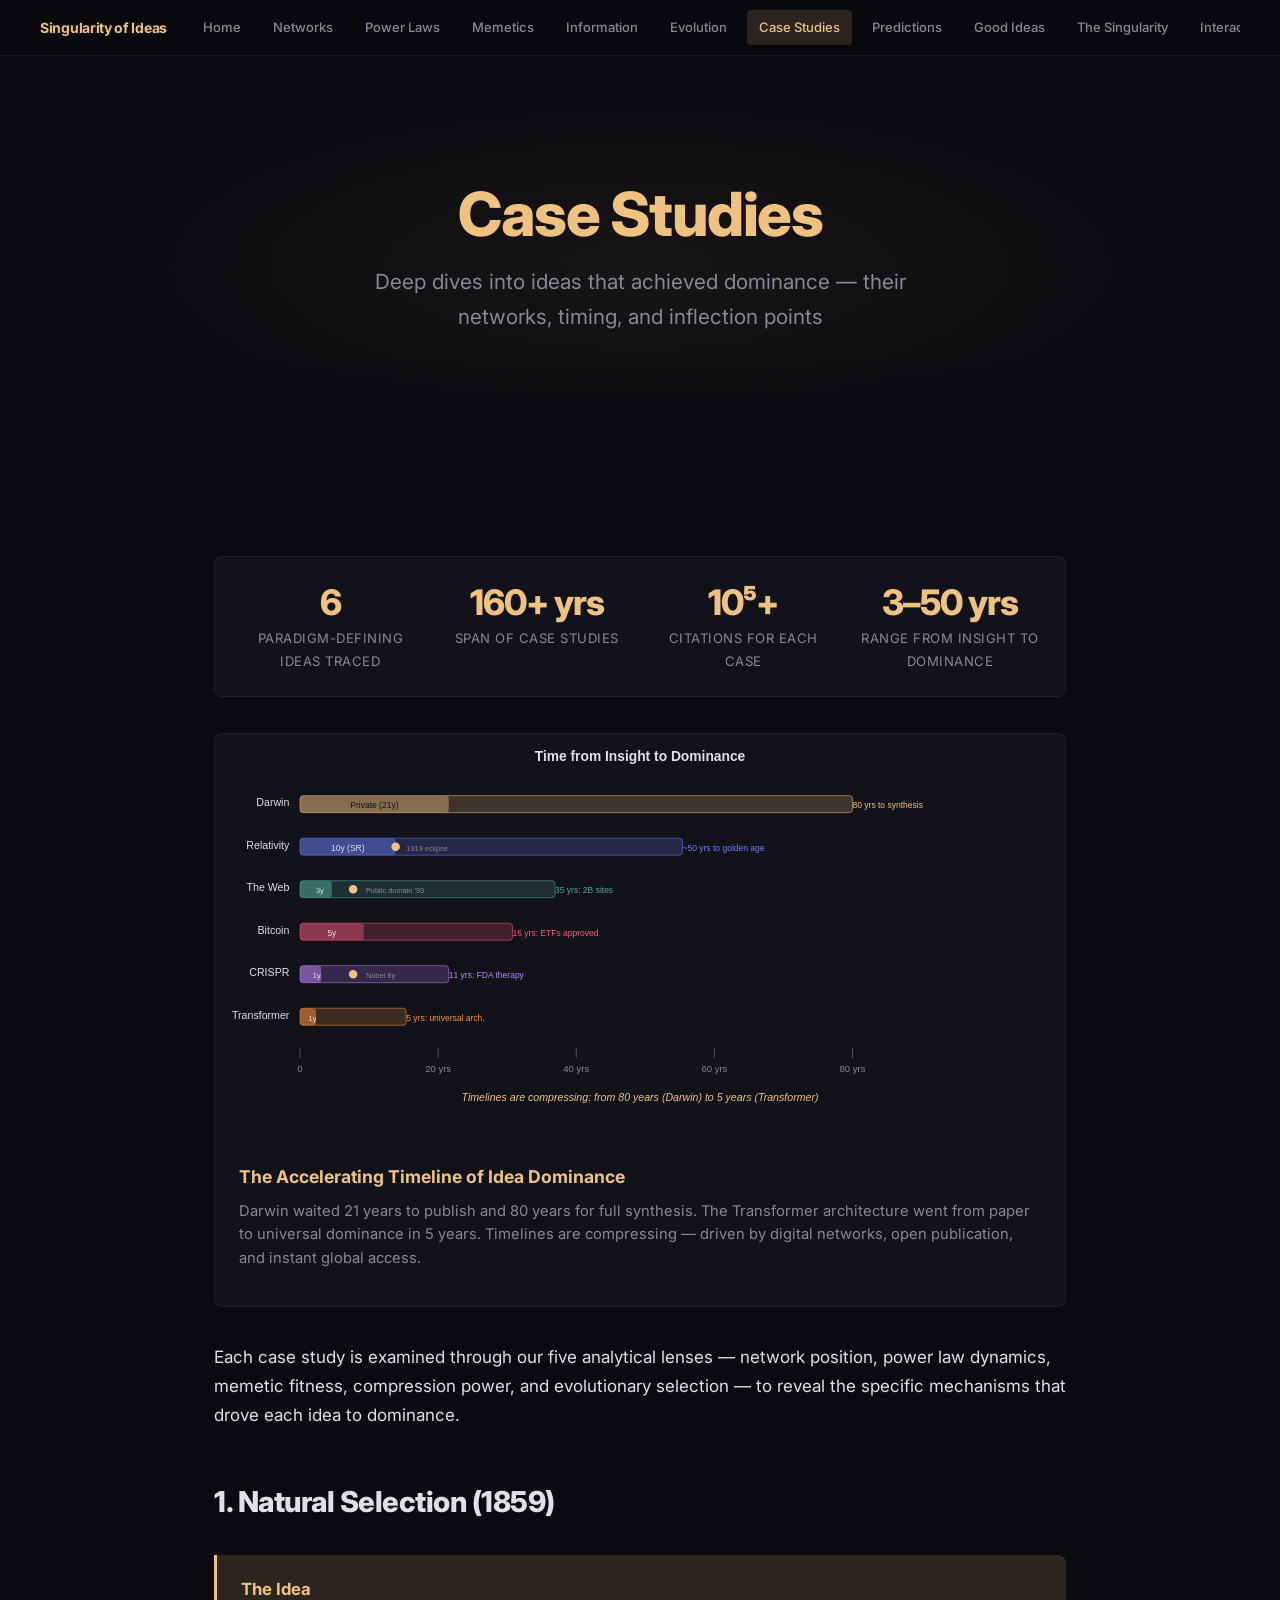
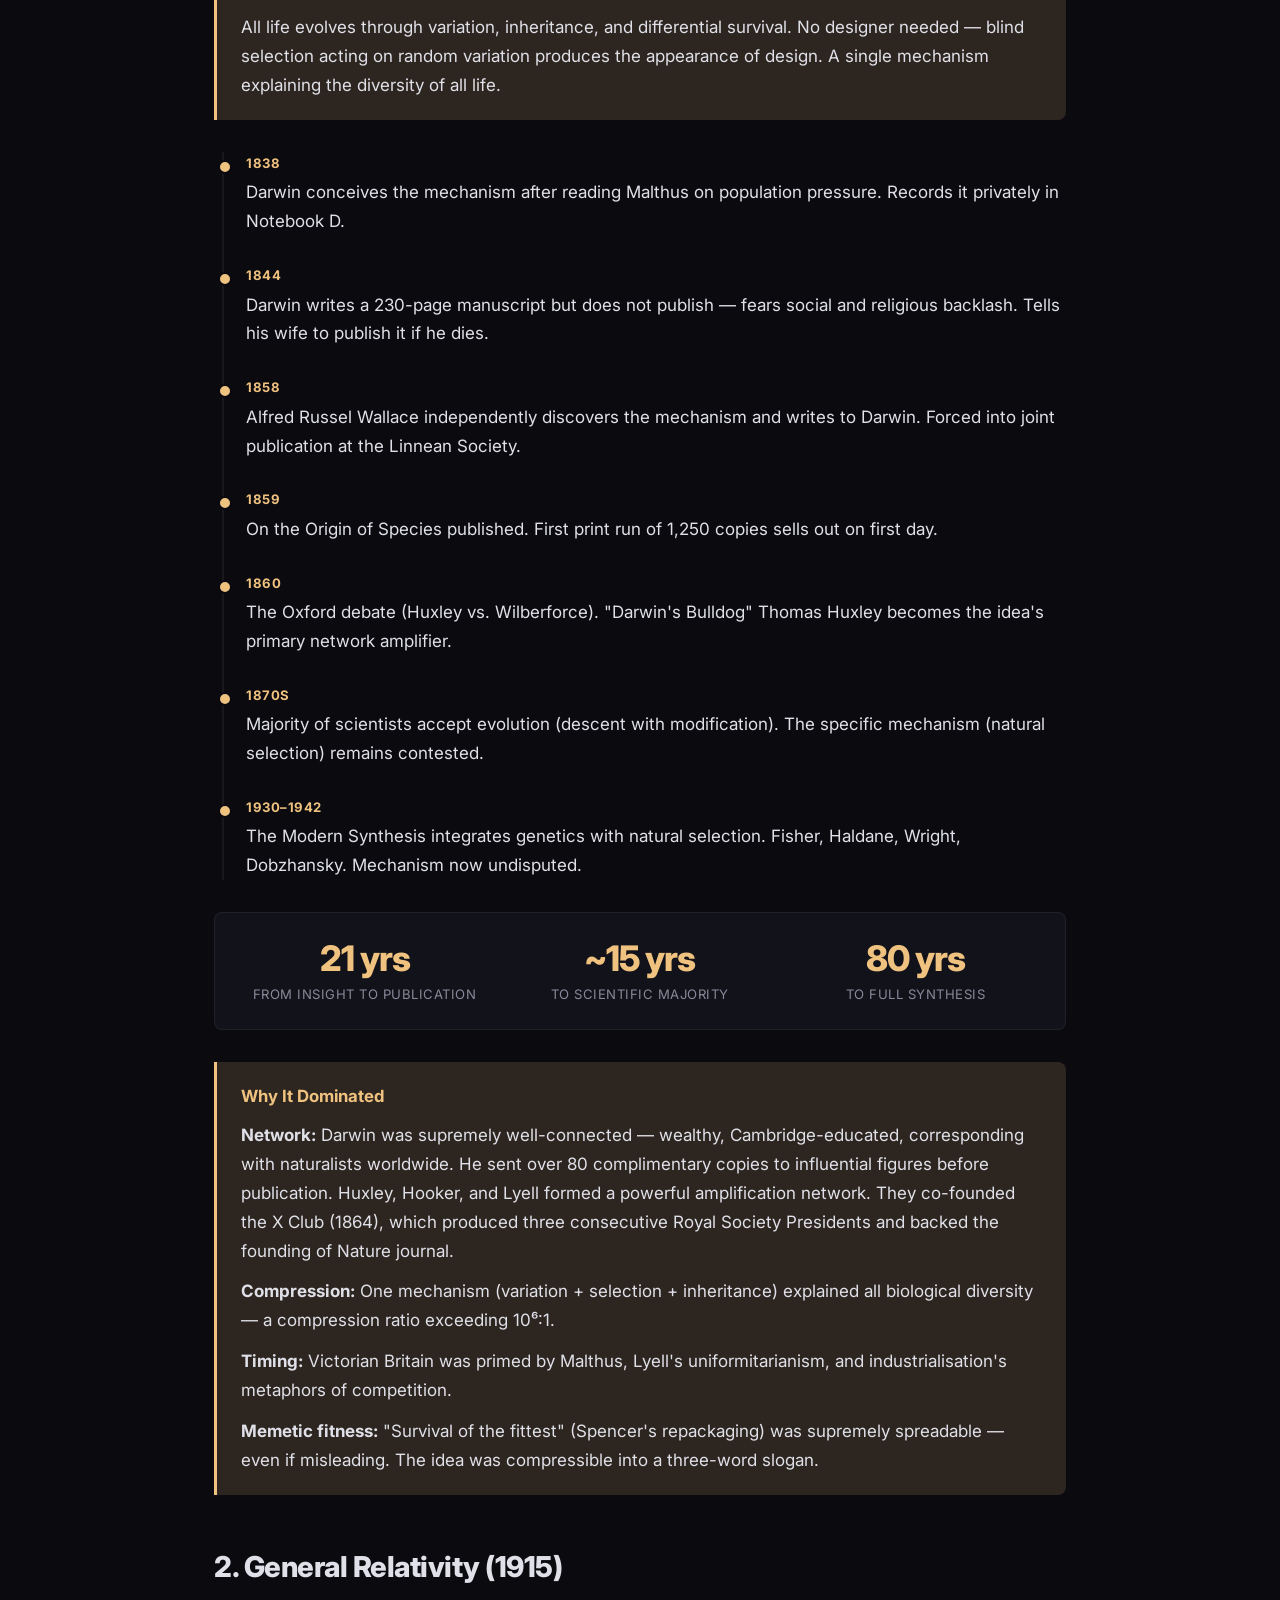
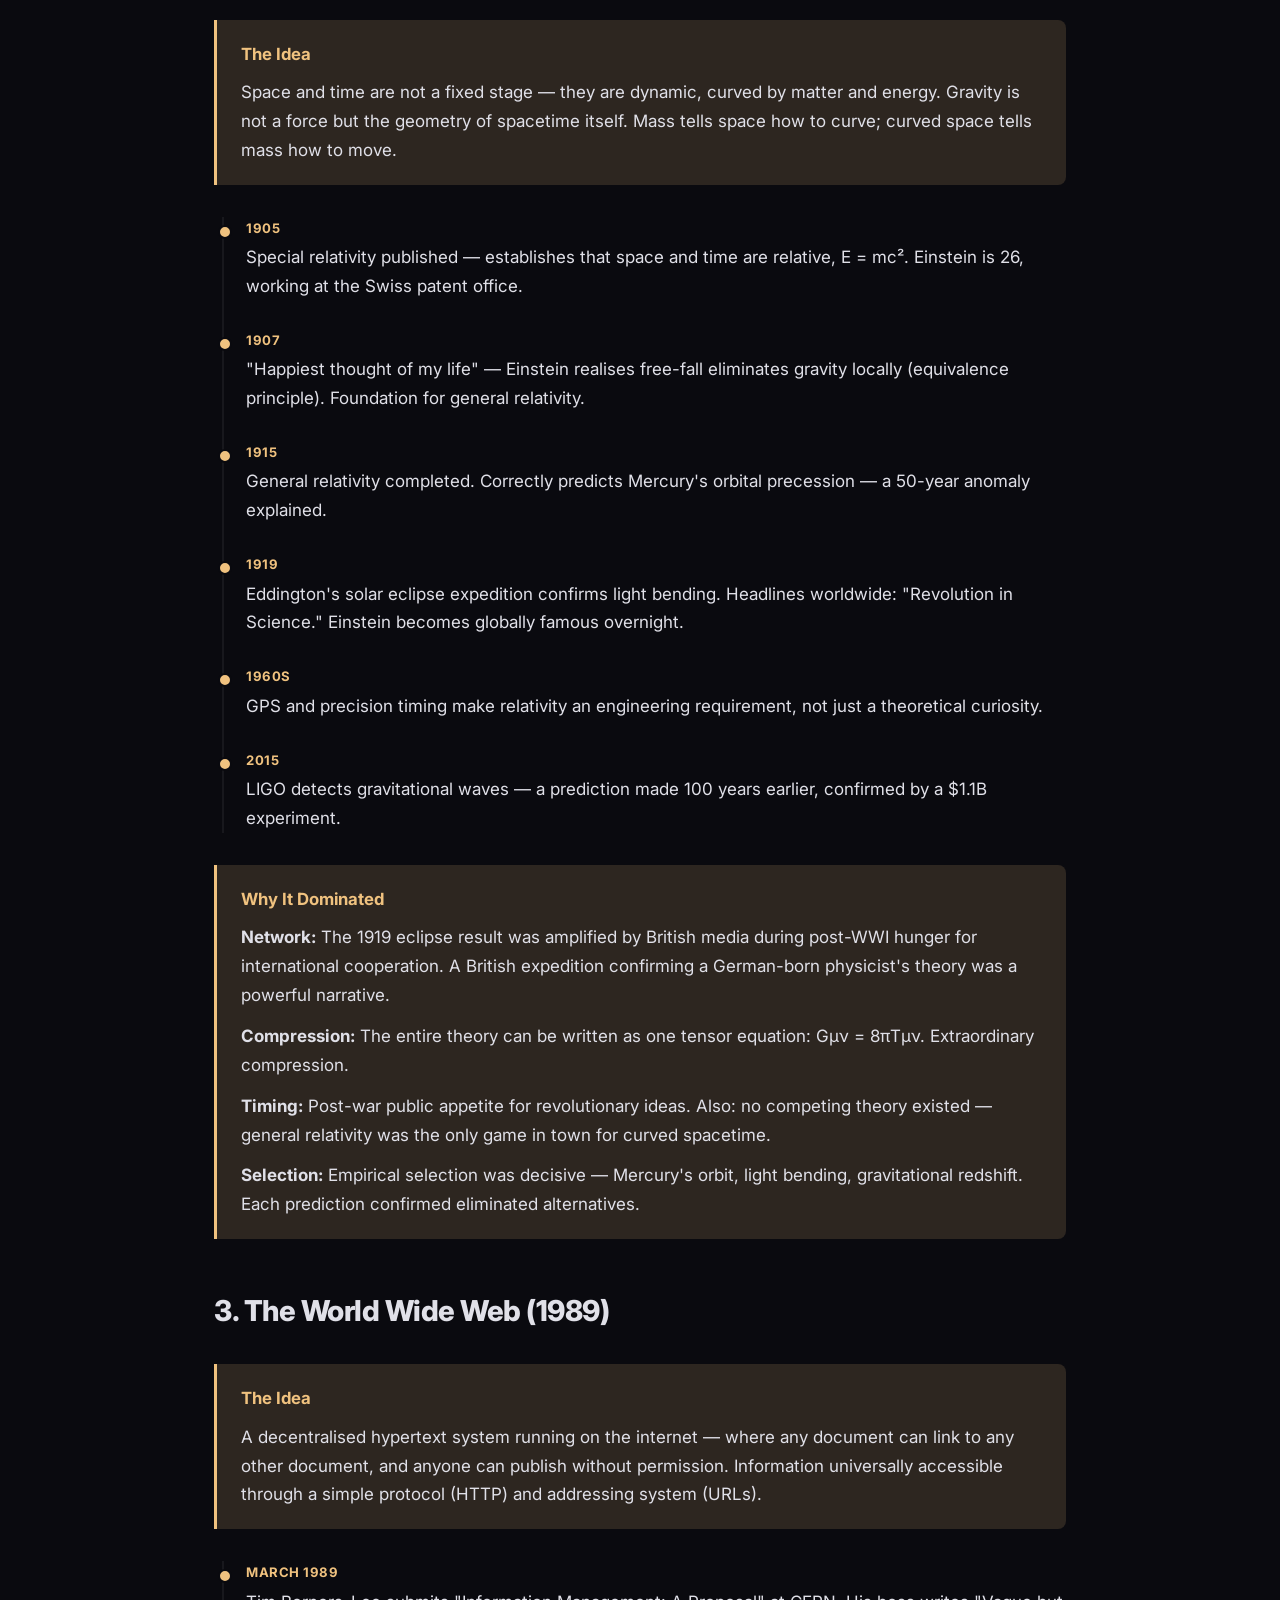
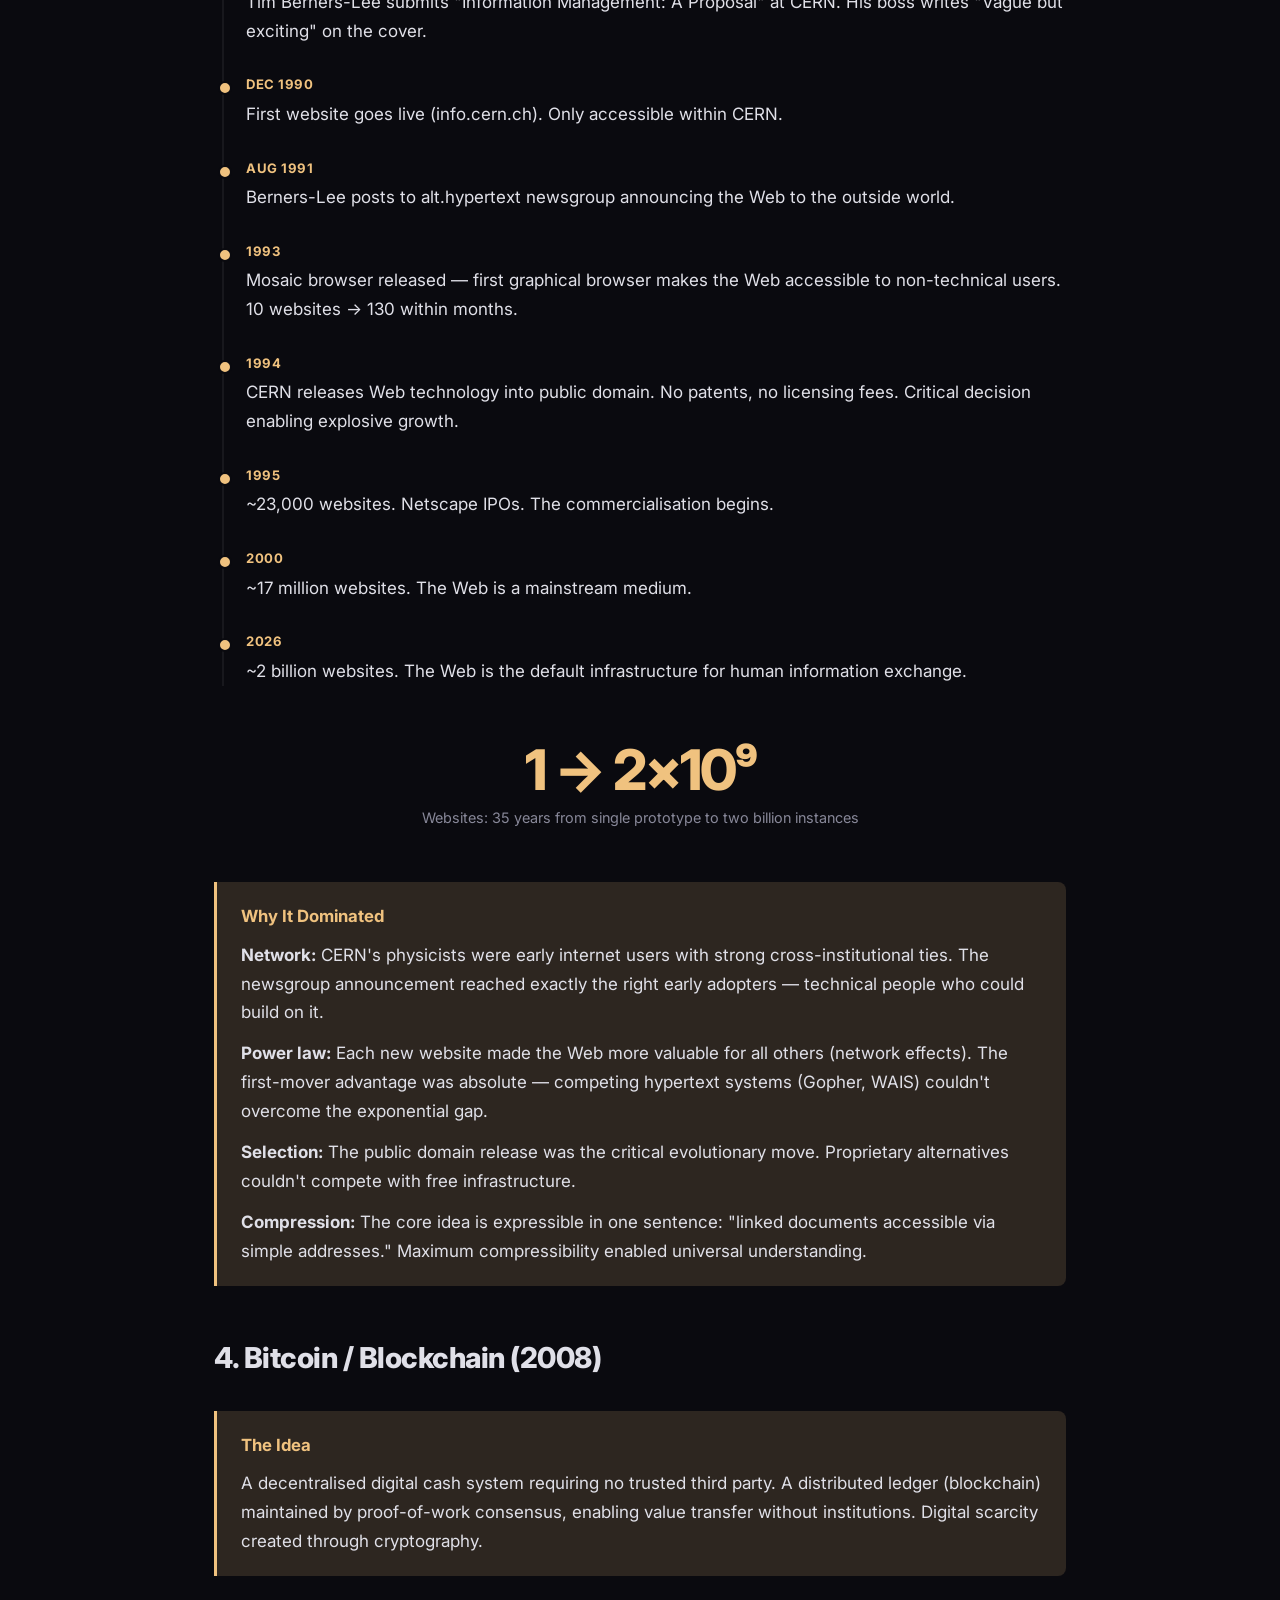
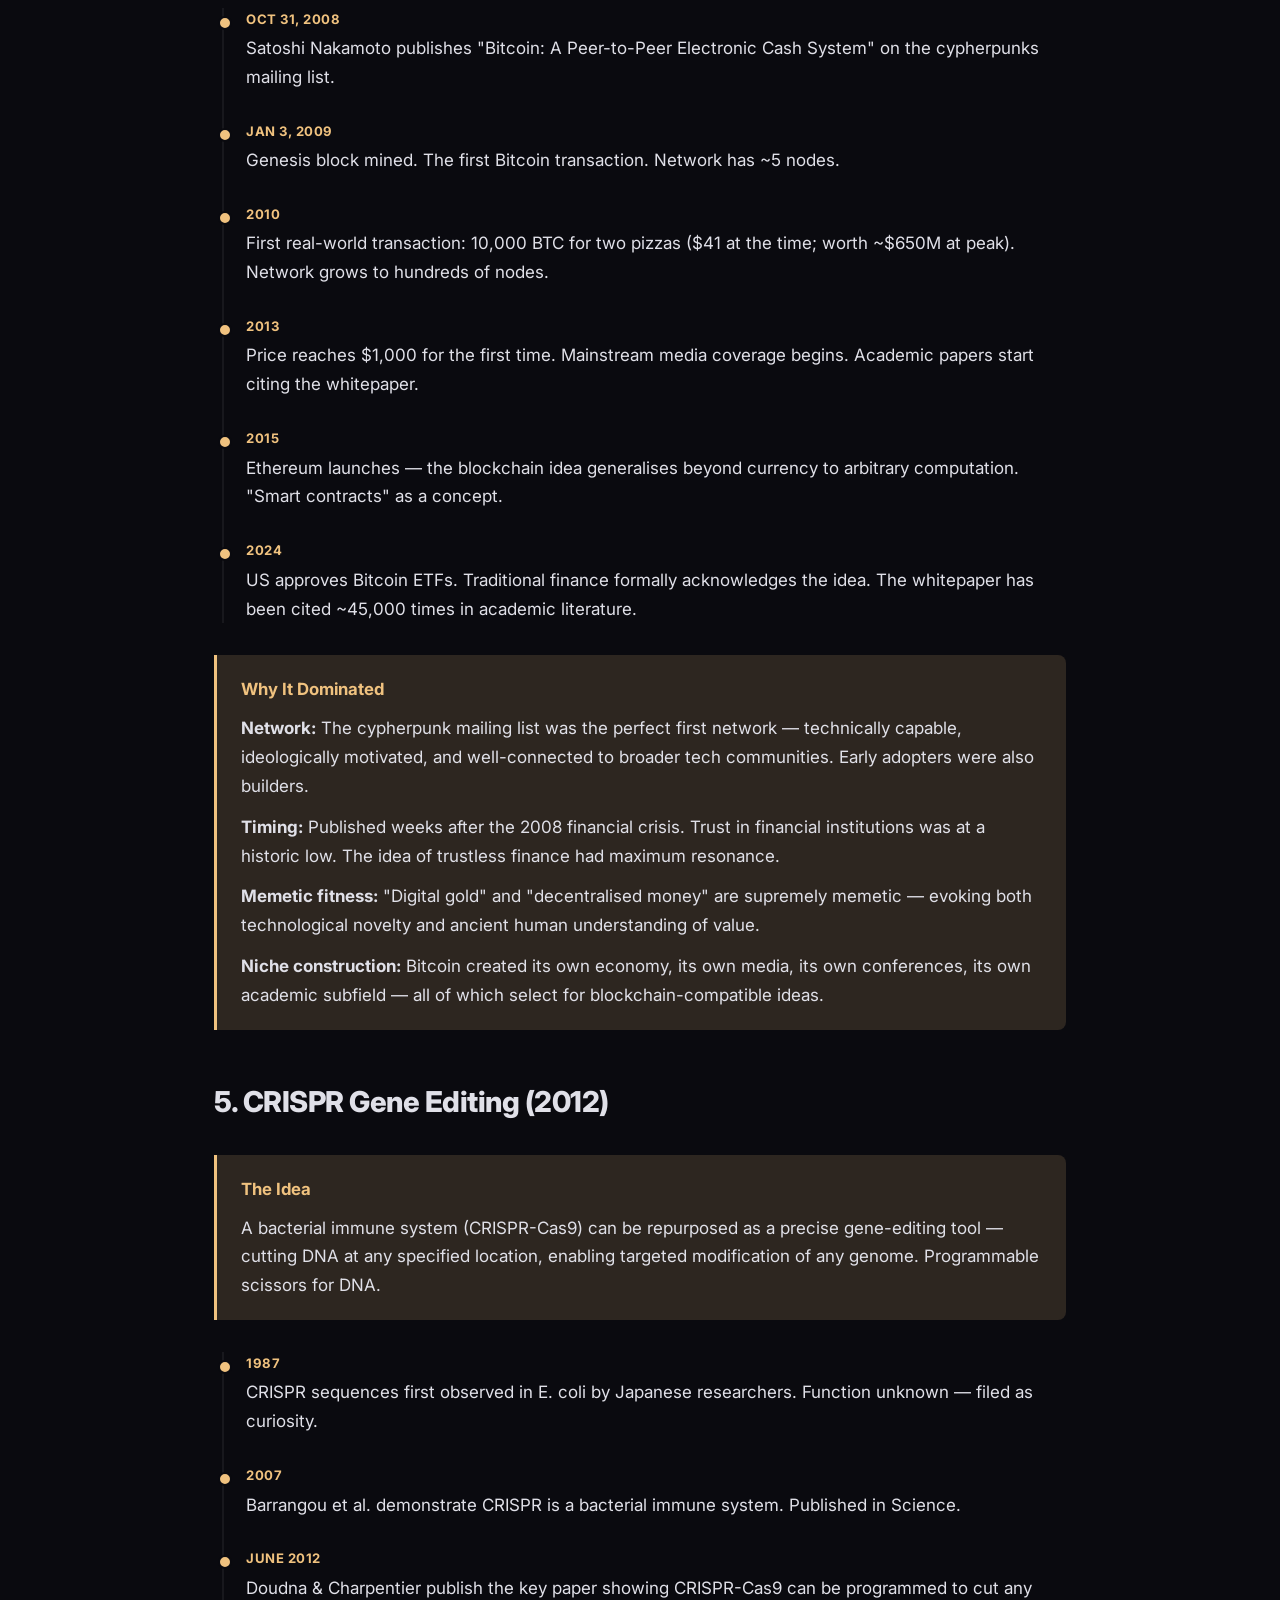
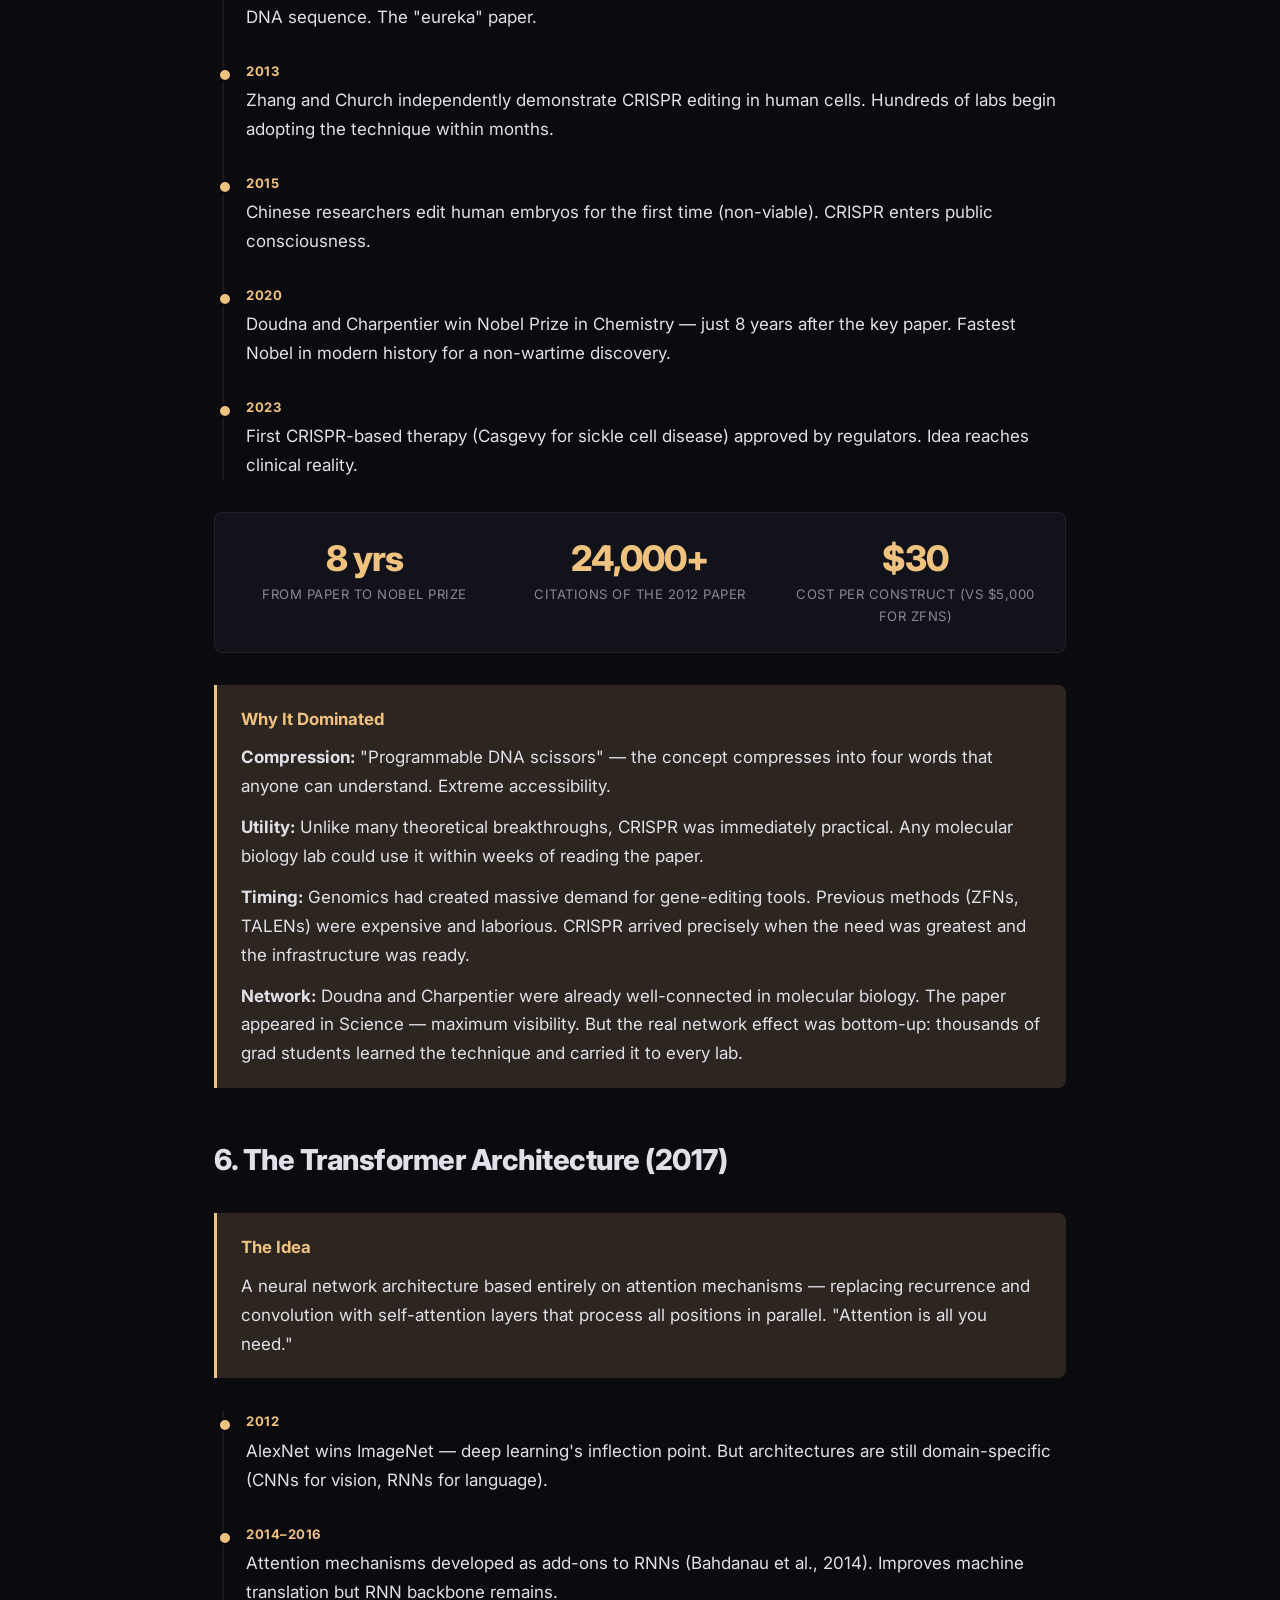
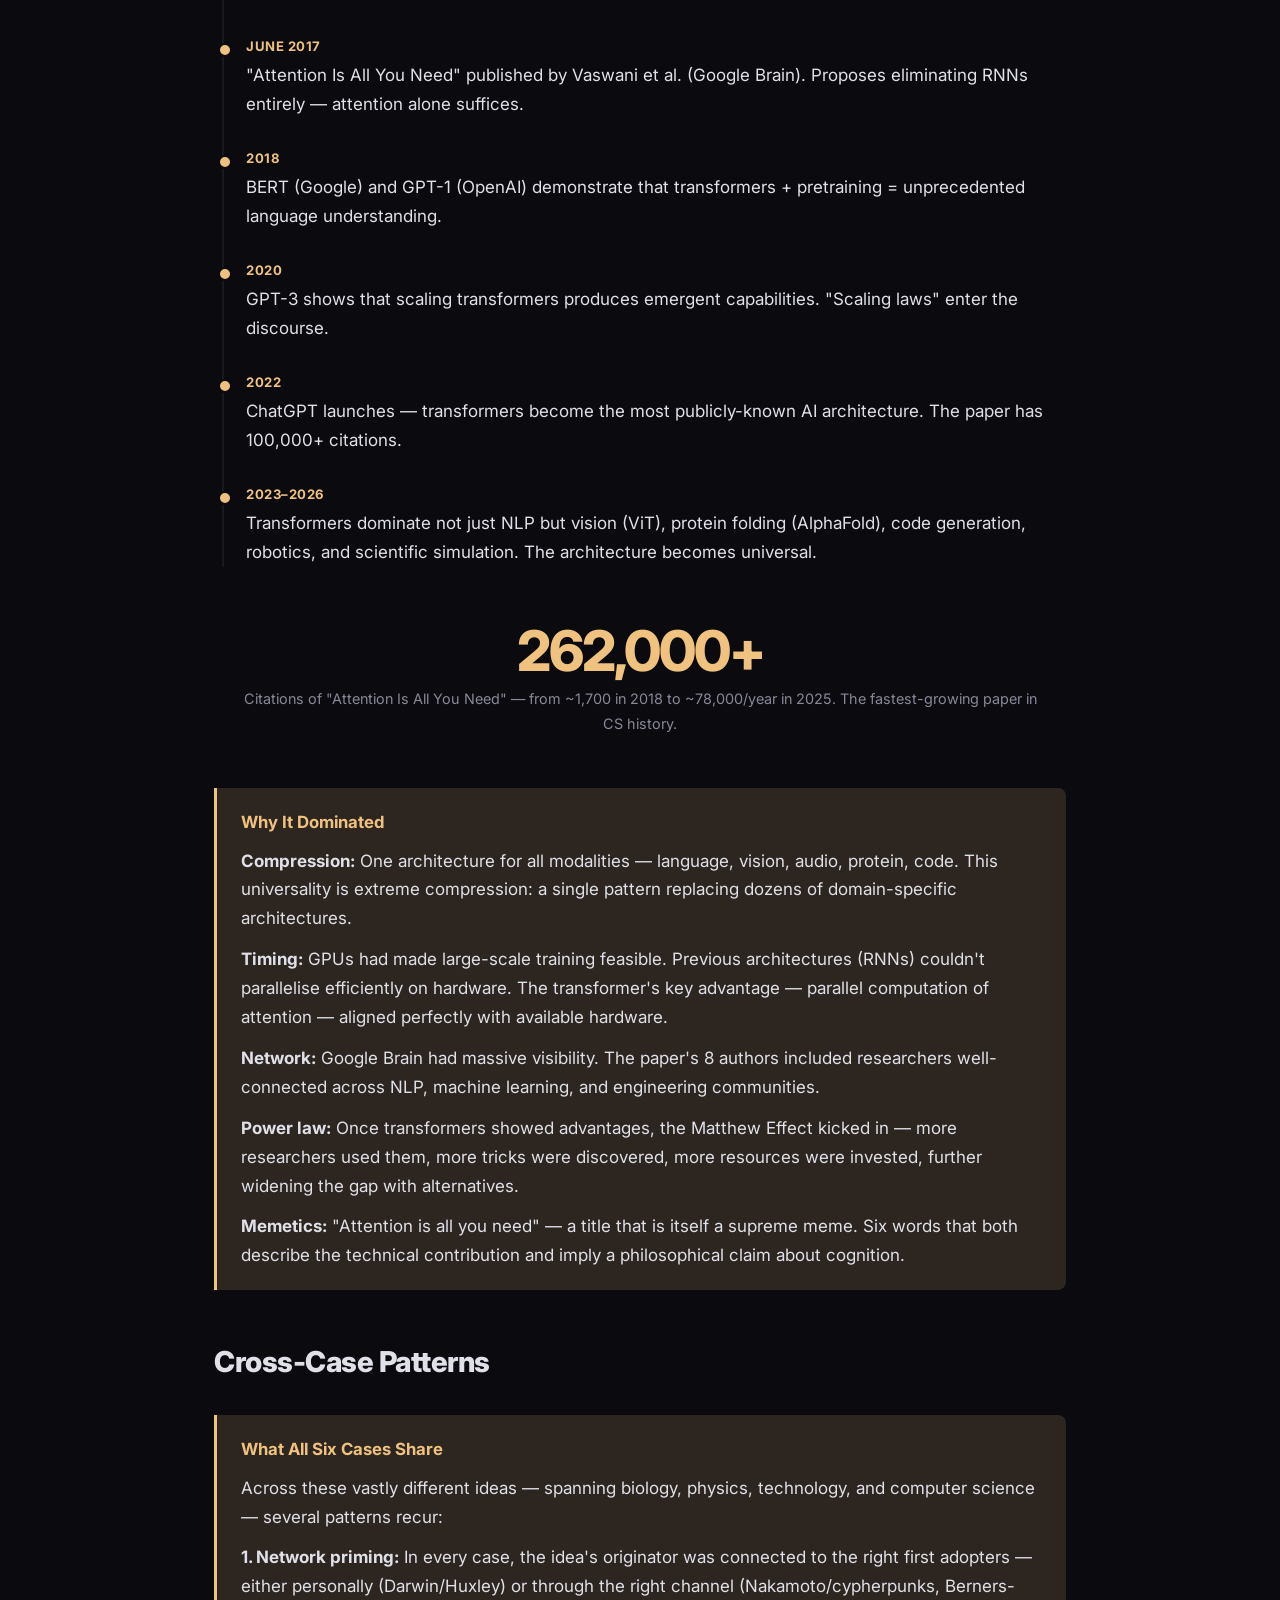
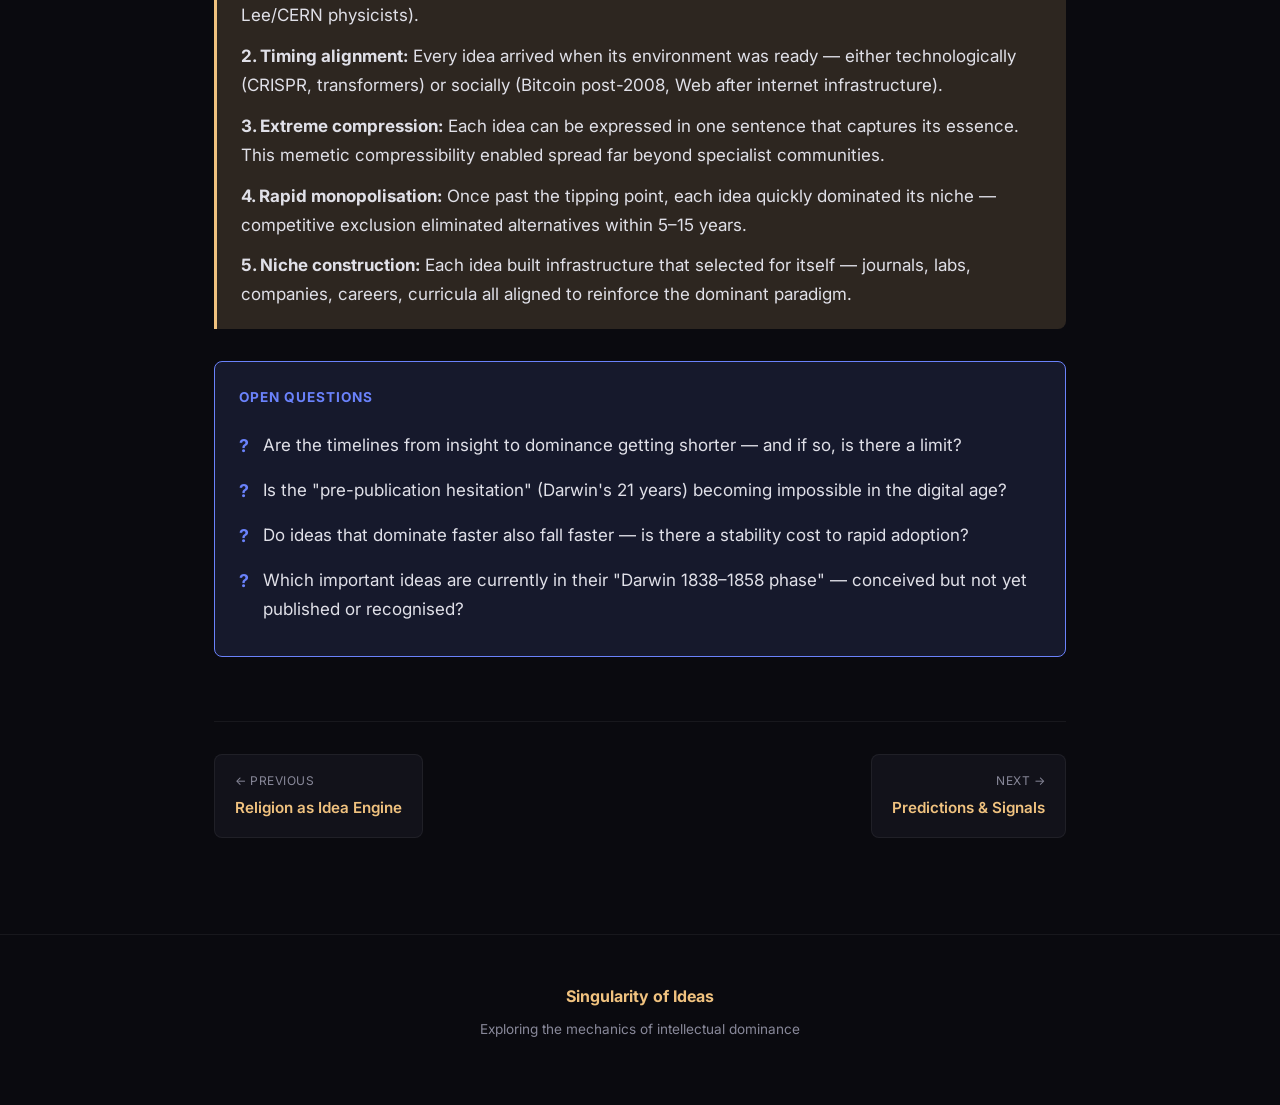
<file: case-studies.html>
<!DOCTYPE html>
<html lang="en">
<head>
    <meta charset="UTF-8">
    <meta name="viewport" content="width=device-width, initial-scale=1.0">
    <title>Case Studies — Singularity of Ideas</title>
    <link rel="stylesheet" href="styles.css">
    <link href="https://fonts.googleapis.com/css2?family=Inter:wght@400;500;600;700;800&family=JetBrains+Mono:wght@400;500&display=swap" rel="stylesheet">
</head>
<body>
    <nav>
        <div class="nav-inner">
            <span class="site-title">Singularity of Ideas</span>
            <a href="index.html">Home</a>
            <a href="network-theory.html">Networks</a>
            <a href="power-laws.html">Power Laws</a>
            <a href="memetics.html">Memetics</a>
            <a href="information-theory.html">Information</a>
            <a href="evolutionary-selection.html">Evolution</a>
            <a href="case-studies.html" class="active">Case Studies</a>
            <a href="predictions.html">Predictions</a>
            <a href="what-is-a-good-idea.html">Good Ideas</a>
            <a href="the-singularity.html">The Singularity</a>
            <a href="animations.html">Interactive</a>
        </div>
    </nav>

    <div class="hero">
        <h1>Case Studies</h1>
        <p class="subtitle">Deep dives into ideas that achieved dominance — their networks, timing, and inflection points</p>
    </div>

    <div class="content">
        <div class="stat-strip">
            <div class="stat">
                <div class="number">6</div>
                <div class="label">paradigm-defining ideas traced</div>
            </div>
            <div class="stat">
                <div class="number">160+ yrs</div>
                <div class="label">span of case studies</div>
            </div>
            <div class="stat">
                <div class="number">10⁵+</div>
                <div class="label">citations for each case</div>
            </div>
            <div class="stat">
                <div class="number">3–50 yrs</div>
                <div class="label">range from insight to dominance</div>
            </div>
        </div>

        <div class="image-card">
            <img src="img/case-study-timeline.svg" alt="Comparative timeline showing time from insight to dominance for Darwin, Relativity, The Web, Bitcoin, CRISPR, and Transformers — showing compression from 80 years to 5 years">
            <div class="caption">
                <h3>The Accelerating Timeline of Idea Dominance</h3>
                <p>Darwin waited 21 years to publish and 80 years for full synthesis. The Transformer architecture went from paper to universal dominance in 5 years. Timelines are compressing — driven by digital networks, open publication, and instant global access.</p>
            </div>
        </div>

        <p>Each case study is examined through our five analytical lenses — network position, power law dynamics, memetic fitness, compression power, and evolutionary selection — to reveal the specific mechanisms that drove each idea to dominance.</p>

        <!-- CASE STUDY 1: DARWIN -->
        <h2>1. Natural Selection (1859)</h2>

        <div class="explanation">
            <h4>The Idea</h4>
            <p>All life evolves through variation, inheritance, and differential survival. No designer needed — blind selection acting on random variation produces the appearance of design. A single mechanism explaining the diversity of all life.</p>
        </div>

        <div class="timeline">
            <div class="timeline-item">
                <div class="year">1838</div>
                <div class="event">Darwin conceives the mechanism after reading Malthus on population pressure. Records it privately in Notebook D.</div>
            </div>
            <div class="timeline-item">
                <div class="year">1844</div>
                <div class="event">Darwin writes a 230-page manuscript but does not publish — fears social and religious backlash. Tells his wife to publish it if he dies.</div>
            </div>
            <div class="timeline-item">
                <div class="year">1858</div>
                <div class="event">Alfred Russel Wallace independently discovers the mechanism and writes to Darwin. Forced into joint publication at the Linnean Society.</div>
            </div>
            <div class="timeline-item">
                <div class="year">1859</div>
                <div class="event">On the Origin of Species published. First print run of 1,250 copies sells out on first day.</div>
            </div>
            <div class="timeline-item">
                <div class="year">1860</div>
                <div class="event">The Oxford debate (Huxley vs. Wilberforce). "Darwin's Bulldog" Thomas Huxley becomes the idea's primary network amplifier.</div>
            </div>
            <div class="timeline-item">
                <div class="year">1870s</div>
                <div class="event">Majority of scientists accept evolution (descent with modification). The specific mechanism (natural selection) remains contested.</div>
            </div>
            <div class="timeline-item">
                <div class="year">1930–1942</div>
                <div class="event">The Modern Synthesis integrates genetics with natural selection. Fisher, Haldane, Wright, Dobzhansky. Mechanism now undisputed.</div>
            </div>
        </div>

        <div class="stat-strip">
            <div class="stat">
                <div class="number">21 yrs</div>
                <div class="label">from insight to publication</div>
            </div>
            <div class="stat">
                <div class="number">~15 yrs</div>
                <div class="label">to scientific majority</div>
            </div>
            <div class="stat">
                <div class="number">80 yrs</div>
                <div class="label">to full synthesis</div>
            </div>
        </div>

        <div class="explanation">
            <h4>Why It Dominated</h4>
            <p><strong>Network:</strong> Darwin was supremely well-connected — wealthy, Cambridge-educated, corresponding with naturalists worldwide. He sent over 80 complimentary copies to influential figures before publication. Huxley, Hooker, and Lyell formed a powerful amplification network. They co-founded the X Club (1864), which produced three consecutive Royal Society Presidents and backed the founding of Nature journal.</p>
            <p><strong>Compression:</strong> One mechanism (variation + selection + inheritance) explained all biological diversity — a compression ratio exceeding 10⁶:1.</p>
            <p><strong>Timing:</strong> Victorian Britain was primed by Malthus, Lyell's uniformitarianism, and industrialisation's metaphors of competition.</p>
            <p><strong>Memetic fitness:</strong> "Survival of the fittest" (Spencer's repackaging) was supremely spreadable — even if misleading. The idea was compressible into a three-word slogan.</p>
        </div>

        <!-- CASE STUDY 2: RELATIVITY -->
        <h2>2. General Relativity (1915)</h2>

        <div class="explanation">
            <h4>The Idea</h4>
            <p>Space and time are not a fixed stage — they are dynamic, curved by matter and energy. Gravity is not a force but the geometry of spacetime itself. Mass tells space how to curve; curved space tells mass how to move.</p>
        </div>

        <div class="timeline">
            <div class="timeline-item">
                <div class="year">1905</div>
                <div class="event">Special relativity published — establishes that space and time are relative, E = mc². Einstein is 26, working at the Swiss patent office.</div>
            </div>
            <div class="timeline-item">
                <div class="year">1907</div>
                <div class="event">"Happiest thought of my life" — Einstein realises free-fall eliminates gravity locally (equivalence principle). Foundation for general relativity.</div>
            </div>
            <div class="timeline-item">
                <div class="year">1915</div>
                <div class="event">General relativity completed. Correctly predicts Mercury's orbital precession — a 50-year anomaly explained.</div>
            </div>
            <div class="timeline-item">
                <div class="year">1919</div>
                <div class="event">Eddington's solar eclipse expedition confirms light bending. Headlines worldwide: "Revolution in Science." Einstein becomes globally famous overnight.</div>
            </div>
            <div class="timeline-item">
                <div class="year">1960s</div>
                <div class="event">GPS and precision timing make relativity an engineering requirement, not just a theoretical curiosity.</div>
            </div>
            <div class="timeline-item">
                <div class="year">2015</div>
                <div class="event">LIGO detects gravitational waves — a prediction made 100 years earlier, confirmed by a $1.1B experiment.</div>
            </div>
        </div>

        <div class="explanation">
            <h4>Why It Dominated</h4>
            <p><strong>Network:</strong> The 1919 eclipse result was amplified by British media during post-WWI hunger for international cooperation. A British expedition confirming a German-born physicist's theory was a powerful narrative.</p>
            <p><strong>Compression:</strong> The entire theory can be written as one tensor equation: Gμν = 8πTμν. Extraordinary compression.</p>
            <p><strong>Timing:</strong> Post-war public appetite for revolutionary ideas. Also: no competing theory existed — general relativity was the only game in town for curved spacetime.</p>
            <p><strong>Selection:</strong> Empirical selection was decisive — Mercury's orbit, light bending, gravitational redshift. Each prediction confirmed eliminated alternatives.</p>
        </div>

        <!-- CASE STUDY 3: THE WEB -->
        <h2>3. The World Wide Web (1989)</h2>

        <div class="explanation">
            <h4>The Idea</h4>
            <p>A decentralised hypertext system running on the internet — where any document can link to any other document, and anyone can publish without permission. Information universally accessible through a simple protocol (HTTP) and addressing system (URLs).</p>
        </div>

        <div class="timeline">
            <div class="timeline-item">
                <div class="year">March 1989</div>
                <div class="event">Tim Berners-Lee submits "Information Management: A Proposal" at CERN. His boss writes "Vague but exciting" on the cover.</div>
            </div>
            <div class="timeline-item">
                <div class="year">Dec 1990</div>
                <div class="event">First website goes live (info.cern.ch). Only accessible within CERN.</div>
            </div>
            <div class="timeline-item">
                <div class="year">Aug 1991</div>
                <div class="event">Berners-Lee posts to alt.hypertext newsgroup announcing the Web to the outside world.</div>
            </div>
            <div class="timeline-item">
                <div class="year">1993</div>
                <div class="event">Mosaic browser released — first graphical browser makes the Web accessible to non-technical users. 10 websites → 130 within months.</div>
            </div>
            <div class="timeline-item">
                <div class="year">1994</div>
                <div class="event">CERN releases Web technology into public domain. No patents, no licensing fees. Critical decision enabling explosive growth.</div>
            </div>
            <div class="timeline-item">
                <div class="year">1995</div>
                <div class="event">~23,000 websites. Netscape IPOs. The commercialisation begins.</div>
            </div>
            <div class="timeline-item">
                <div class="year">2000</div>
                <div class="event">~17 million websites. The Web is a mainstream medium.</div>
            </div>
            <div class="timeline-item">
                <div class="year">2026</div>
                <div class="event">~2 billion websites. The Web is the default infrastructure for human information exchange.</div>
            </div>
        </div>

        <div class="big-number">
            <div class="value">1 → 2×10⁹</div>
            <div class="context">Websites: 35 years from single prototype to two billion instances</div>
        </div>

        <div class="explanation">
            <h4>Why It Dominated</h4>
            <p><strong>Network:</strong> CERN's physicists were early internet users with strong cross-institutional ties. The newsgroup announcement reached exactly the right early adopters — technical people who could build on it.</p>
            <p><strong>Power law:</strong> Each new website made the Web more valuable for all others (network effects). The first-mover advantage was absolute — competing hypertext systems (Gopher, WAIS) couldn't overcome the exponential gap.</p>
            <p><strong>Selection:</strong> The public domain release was the critical evolutionary move. Proprietary alternatives couldn't compete with free infrastructure.</p>
            <p><strong>Compression:</strong> The core idea is expressible in one sentence: "linked documents accessible via simple addresses." Maximum compressibility enabled universal understanding.</p>
        </div>

        <!-- CASE STUDY 4: BITCOIN -->
        <h2>4. Bitcoin / Blockchain (2008)</h2>

        <div class="explanation">
            <h4>The Idea</h4>
            <p>A decentralised digital cash system requiring no trusted third party. A distributed ledger (blockchain) maintained by proof-of-work consensus, enabling value transfer without institutions. Digital scarcity created through cryptography.</p>
        </div>

        <div class="timeline">
            <div class="timeline-item">
                <div class="year">Oct 31, 2008</div>
                <div class="event">Satoshi Nakamoto publishes "Bitcoin: A Peer-to-Peer Electronic Cash System" on the cypherpunks mailing list.</div>
            </div>
            <div class="timeline-item">
                <div class="year">Jan 3, 2009</div>
                <div class="event">Genesis block mined. The first Bitcoin transaction. Network has ~5 nodes.</div>
            </div>
            <div class="timeline-item">
                <div class="year">2010</div>
                <div class="event">First real-world transaction: 10,000 BTC for two pizzas ($41 at the time; worth ~$650M at peak). Network grows to hundreds of nodes.</div>
            </div>
            <div class="timeline-item">
                <div class="year">2013</div>
                <div class="event">Price reaches $1,000 for the first time. Mainstream media coverage begins. Academic papers start citing the whitepaper.</div>
            </div>
            <div class="timeline-item">
                <div class="year">2015</div>
                <div class="event">Ethereum launches — the blockchain idea generalises beyond currency to arbitrary computation. "Smart contracts" as a concept.</div>
            </div>
            <div class="timeline-item">
                <div class="year">2024</div>
                <div class="event">US approves Bitcoin ETFs. Traditional finance formally acknowledges the idea. The whitepaper has been cited ~45,000 times in academic literature.</div>
            </div>
        </div>

        <div class="explanation">
            <h4>Why It Dominated</h4>
            <p><strong>Network:</strong> The cypherpunk mailing list was the perfect first network — technically capable, ideologically motivated, and well-connected to broader tech communities. Early adopters were also builders.</p>
            <p><strong>Timing:</strong> Published weeks after the 2008 financial crisis. Trust in financial institutions was at a historic low. The idea of trustless finance had maximum resonance.</p>
            <p><strong>Memetic fitness:</strong> "Digital gold" and "decentralised money" are supremely memetic — evoking both technological novelty and ancient human understanding of value.</p>
            <p><strong>Niche construction:</strong> Bitcoin created its own economy, its own media, its own conferences, its own academic subfield — all of which select for blockchain-compatible ideas.</p>
        </div>

        <!-- CASE STUDY 5: CRISPR -->
        <h2>5. CRISPR Gene Editing (2012)</h2>

        <div class="explanation">
            <h4>The Idea</h4>
            <p>A bacterial immune system (CRISPR-Cas9) can be repurposed as a precise gene-editing tool — cutting DNA at any specified location, enabling targeted modification of any genome. Programmable scissors for DNA.</p>
        </div>

        <div class="timeline">
            <div class="timeline-item">
                <div class="year">1987</div>
                <div class="event">CRISPR sequences first observed in E. coli by Japanese researchers. Function unknown — filed as curiosity.</div>
            </div>
            <div class="timeline-item">
                <div class="year">2007</div>
                <div class="event">Barrangou et al. demonstrate CRISPR is a bacterial immune system. Published in Science.</div>
            </div>
            <div class="timeline-item">
                <div class="year">June 2012</div>
                <div class="event">Doudna & Charpentier publish the key paper showing CRISPR-Cas9 can be programmed to cut any DNA sequence. The "eureka" paper.</div>
            </div>
            <div class="timeline-item">
                <div class="year">2013</div>
                <div class="event">Zhang and Church independently demonstrate CRISPR editing in human cells. Hundreds of labs begin adopting the technique within months.</div>
            </div>
            <div class="timeline-item">
                <div class="year">2015</div>
                <div class="event">Chinese researchers edit human embryos for the first time (non-viable). CRISPR enters public consciousness.</div>
            </div>
            <div class="timeline-item">
                <div class="year">2020</div>
                <div class="event">Doudna and Charpentier win Nobel Prize in Chemistry — just 8 years after the key paper. Fastest Nobel in modern history for a non-wartime discovery.</div>
            </div>
            <div class="timeline-item">
                <div class="year">2023</div>
                <div class="event">First CRISPR-based therapy (Casgevy for sickle cell disease) approved by regulators. Idea reaches clinical reality.</div>
            </div>
        </div>

        <div class="stat-strip">
            <div class="stat">
                <div class="number">8 yrs</div>
                <div class="label">from paper to Nobel Prize</div>
            </div>
            <div class="stat">
                <div class="number">24,000+</div>
                <div class="label">citations of the 2012 paper</div>
            </div>
            <div class="stat">
                <div class="number">$30</div>
                <div class="label">cost per construct (vs $5,000 for ZFNs)</div>
            </div>
        </div>

        <div class="explanation">
            <h4>Why It Dominated</h4>
            <p><strong>Compression:</strong> "Programmable DNA scissors" — the concept compresses into four words that anyone can understand. Extreme accessibility.</p>
            <p><strong>Utility:</strong> Unlike many theoretical breakthroughs, CRISPR was immediately practical. Any molecular biology lab could use it within weeks of reading the paper.</p>
            <p><strong>Timing:</strong> Genomics had created massive demand for gene-editing tools. Previous methods (ZFNs, TALENs) were expensive and laborious. CRISPR arrived precisely when the need was greatest and the infrastructure was ready.</p>
            <p><strong>Network:</strong> Doudna and Charpentier were already well-connected in molecular biology. The paper appeared in Science — maximum visibility. But the real network effect was bottom-up: thousands of grad students learned the technique and carried it to every lab.</p>
        </div>

        <!-- CASE STUDY 6: TRANSFORMERS -->
        <h2>6. The Transformer Architecture (2017)</h2>

        <div class="explanation">
            <h4>The Idea</h4>
            <p>A neural network architecture based entirely on attention mechanisms — replacing recurrence and convolution with self-attention layers that process all positions in parallel. "Attention is all you need."</p>
        </div>

        <div class="timeline">
            <div class="timeline-item">
                <div class="year">2012</div>
                <div class="event">AlexNet wins ImageNet — deep learning's inflection point. But architectures are still domain-specific (CNNs for vision, RNNs for language).</div>
            </div>
            <div class="timeline-item">
                <div class="year">2014–2016</div>
                <div class="event">Attention mechanisms developed as add-ons to RNNs (Bahdanau et al., 2014). Improves machine translation but RNN backbone remains.</div>
            </div>
            <div class="timeline-item">
                <div class="year">June 2017</div>
                <div class="event">"Attention Is All You Need" published by Vaswani et al. (Google Brain). Proposes eliminating RNNs entirely — attention alone suffices.</div>
            </div>
            <div class="timeline-item">
                <div class="year">2018</div>
                <div class="event">BERT (Google) and GPT-1 (OpenAI) demonstrate that transformers + pretraining = unprecedented language understanding.</div>
            </div>
            <div class="timeline-item">
                <div class="year">2020</div>
                <div class="event">GPT-3 shows that scaling transformers produces emergent capabilities. "Scaling laws" enter the discourse.</div>
            </div>
            <div class="timeline-item">
                <div class="year">2022</div>
                <div class="event">ChatGPT launches — transformers become the most publicly-known AI architecture. The paper has 100,000+ citations.</div>
            </div>
            <div class="timeline-item">
                <div class="year">2023–2026</div>
                <div class="event">Transformers dominate not just NLP but vision (ViT), protein folding (AlphaFold), code generation, robotics, and scientific simulation. The architecture becomes universal.</div>
            </div>
        </div>

        <div class="big-number">
            <div class="value">262,000+</div>
            <div class="context">Citations of "Attention Is All You Need" — from ~1,700 in 2018 to ~78,000/year in 2025. The fastest-growing paper in CS history.</div>
        </div>

        <div class="explanation">
            <h4>Why It Dominated</h4>
            <p><strong>Compression:</strong> One architecture for all modalities — language, vision, audio, protein, code. This universality is extreme compression: a single pattern replacing dozens of domain-specific architectures.</p>
            <p><strong>Timing:</strong> GPUs had made large-scale training feasible. Previous architectures (RNNs) couldn't parallelise efficiently on hardware. The transformer's key advantage — parallel computation of attention — aligned perfectly with available hardware.</p>
            <p><strong>Network:</strong> Google Brain had massive visibility. The paper's 8 authors included researchers well-connected across NLP, machine learning, and engineering communities.</p>
            <p><strong>Power law:</strong> Once transformers showed advantages, the Matthew Effect kicked in — more researchers used them, more tricks were discovered, more resources were invested, further widening the gap with alternatives.</p>
            <p><strong>Memetics:</strong> "Attention is all you need" — a title that is itself a supreme meme. Six words that both describe the technical contribution and imply a philosophical claim about cognition.</p>
        </div>

        <h2>Cross-Case Patterns</h2>

        <div class="explanation">
            <h4>What All Six Cases Share</h4>
            <p>Across these vastly different ideas — spanning biology, physics, technology, and computer science — several patterns recur:</p>
            <p><strong>1. Network priming:</strong> In every case, the idea's originator was connected to the right first adopters — either personally (Darwin/Huxley) or through the right channel (Nakamoto/cypherpunks, Berners-Lee/CERN physicists).</p>
            <p><strong>2. Timing alignment:</strong> Every idea arrived when its environment was ready — either technologically (CRISPR, transformers) or socially (Bitcoin post-2008, Web after internet infrastructure).</p>
            <p><strong>3. Extreme compression:</strong> Each idea can be expressed in one sentence that captures its essence. This memetic compressibility enabled spread far beyond specialist communities.</p>
            <p><strong>4. Rapid monopolisation:</strong> Once past the tipping point, each idea quickly dominated its niche — competitive exclusion eliminated alternatives within 5–15 years.</p>
            <p><strong>5. Niche construction:</strong> Each idea built infrastructure that selected for itself — journals, labs, companies, careers, curricula all aligned to reinforce the dominant paradigm.</p>
        </div>

        <div class="question-box">
            <h4>Open Questions</h4>
            <ul>
                <li>Are the timelines from insight to dominance getting shorter — and if so, is there a limit?</li>
                <li>Is the "pre-publication hesitation" (Darwin's 21 years) becoming impossible in the digital age?</li>
                <li>Do ideas that dominate faster also fall faster — is there a stability cost to rapid adoption?</li>
                <li>Which important ideas are currently in their "Darwin 1838–1858 phase" — conceived but not yet published or recognised?</li>
            </ul>
        </div>

        <div class="page-nav">
            <a href="religion.html">
                <span class="direction">← Previous</span>
                <span class="title">Religion as Idea Engine</span>
            </a>
            <a href="predictions.html" class="next">
                <span class="direction">Next →</span>
                <span class="title">Predictions & Signals</span>
            </a>
        </div>
    </div>

    <footer>
        <div class="footer-title">Singularity of Ideas</div>
        <p>Exploring the mechanics of intellectual dominance</p>
    </footer>
</body>
</html>
</file>
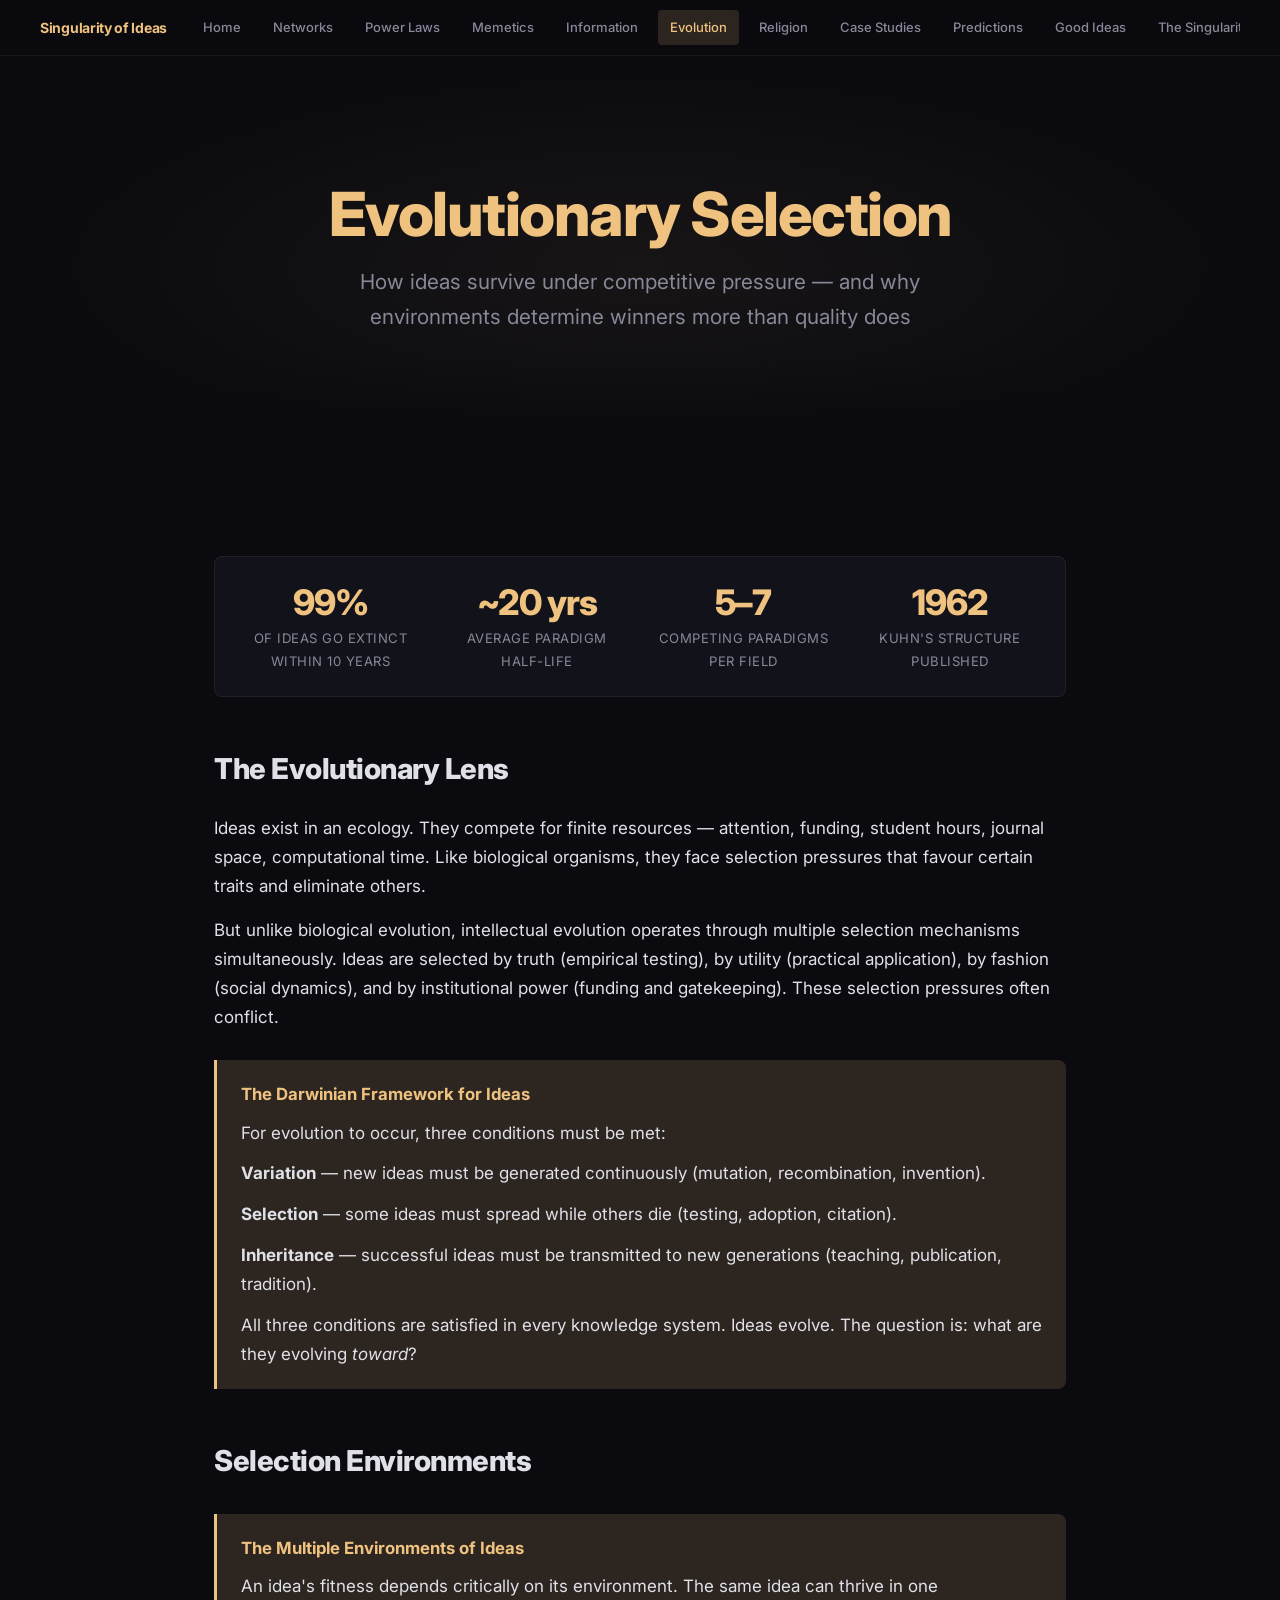
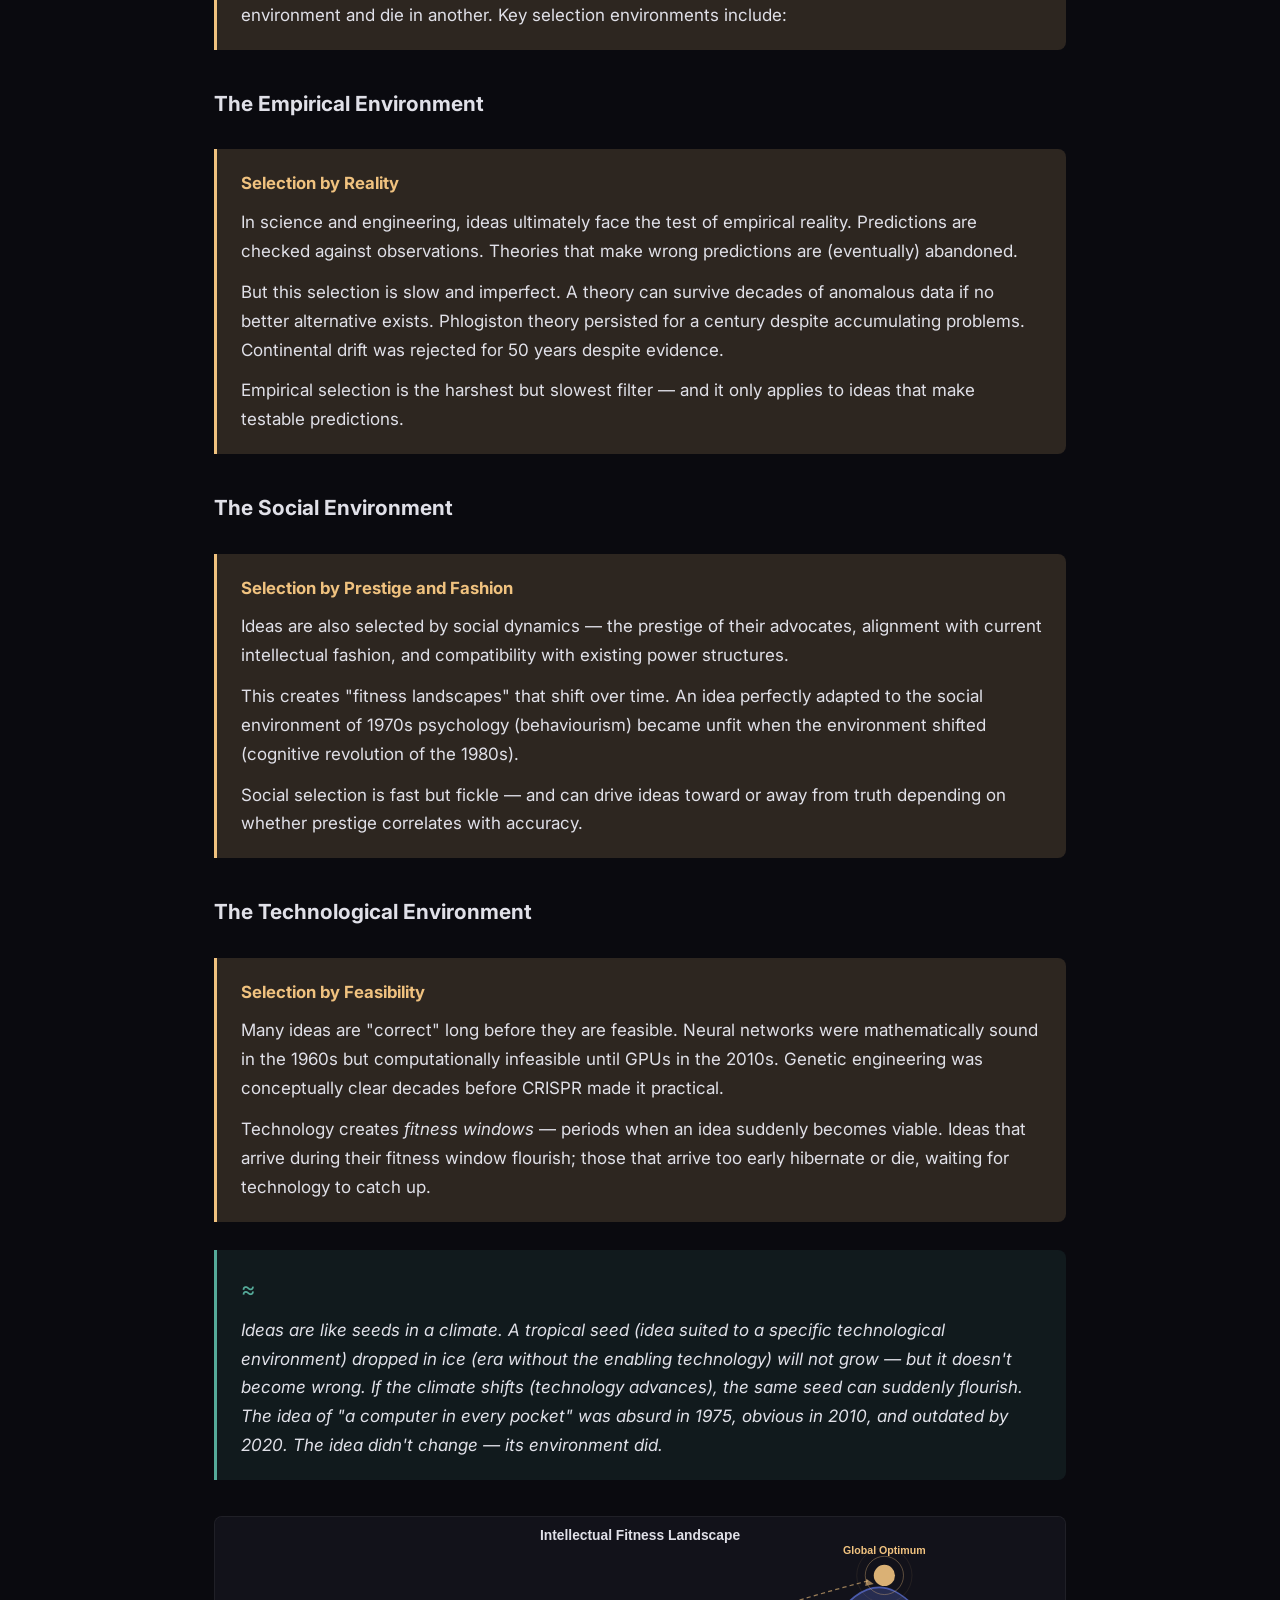
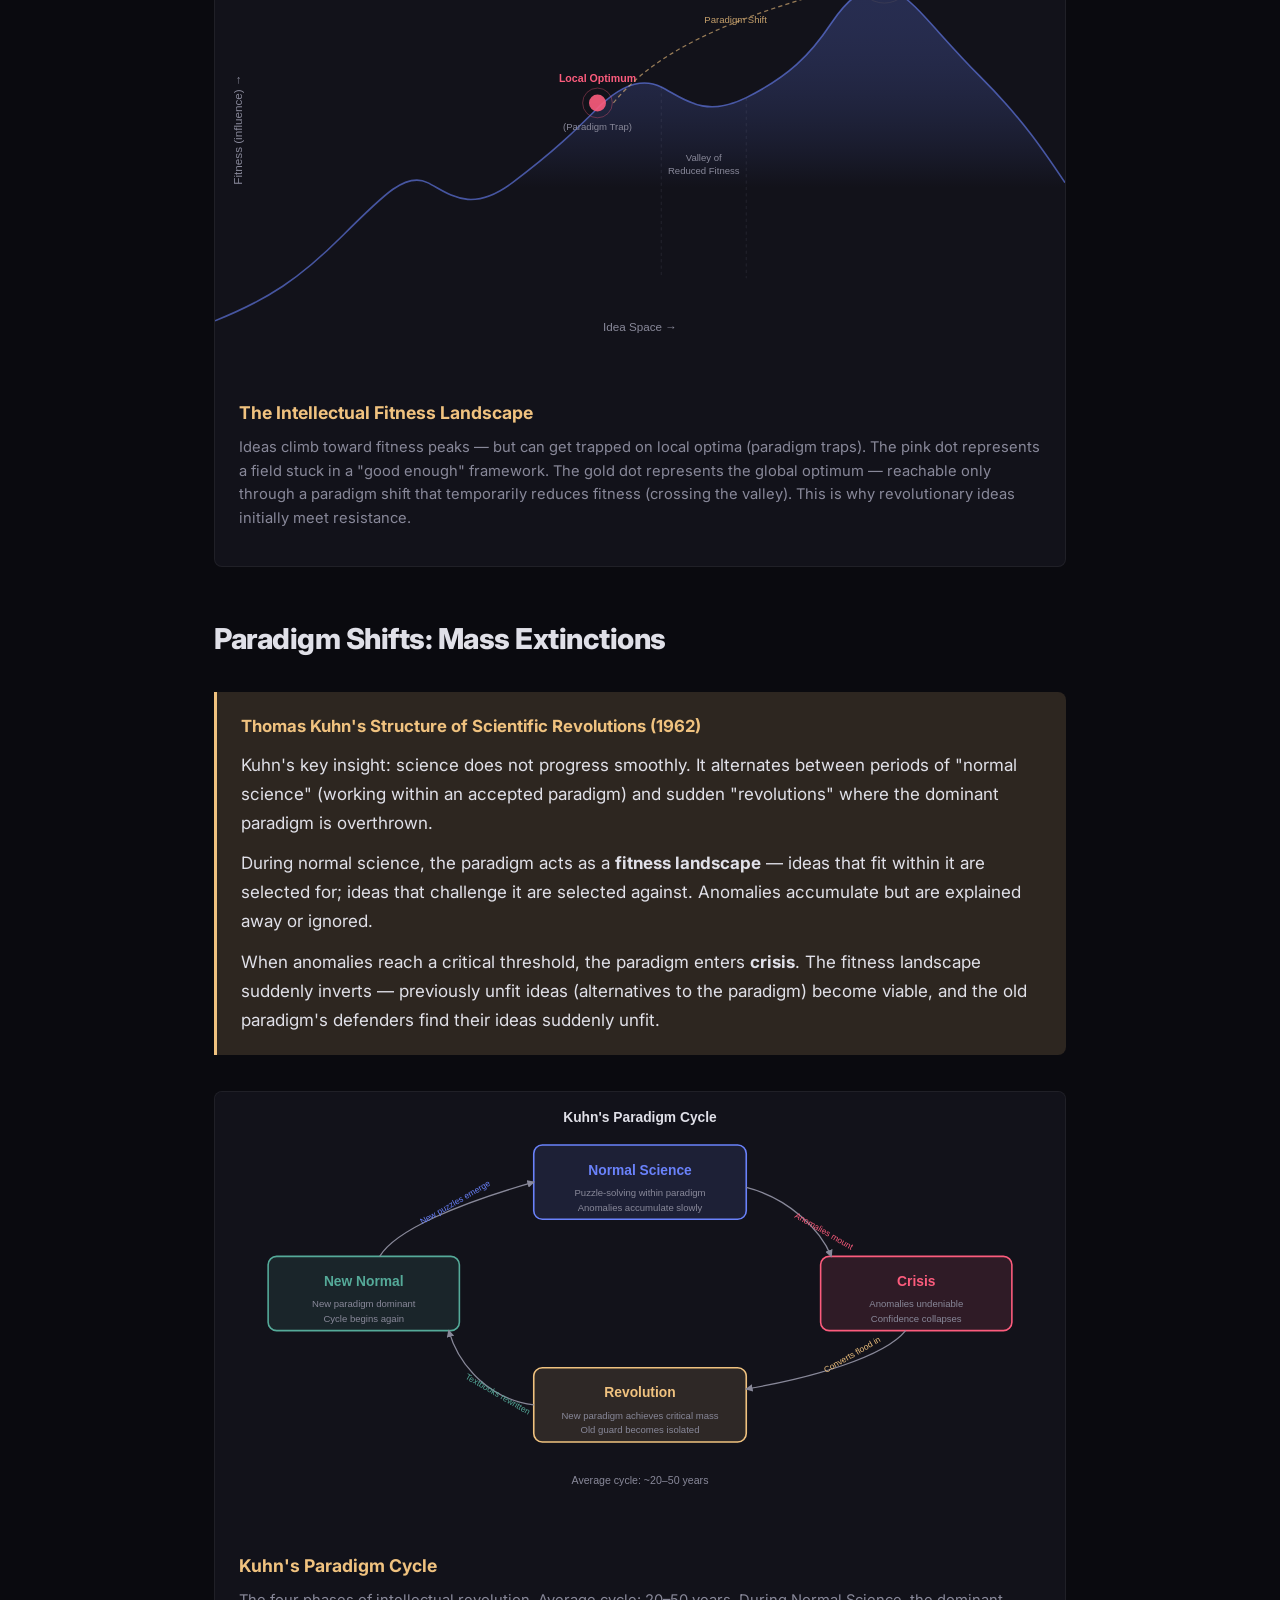
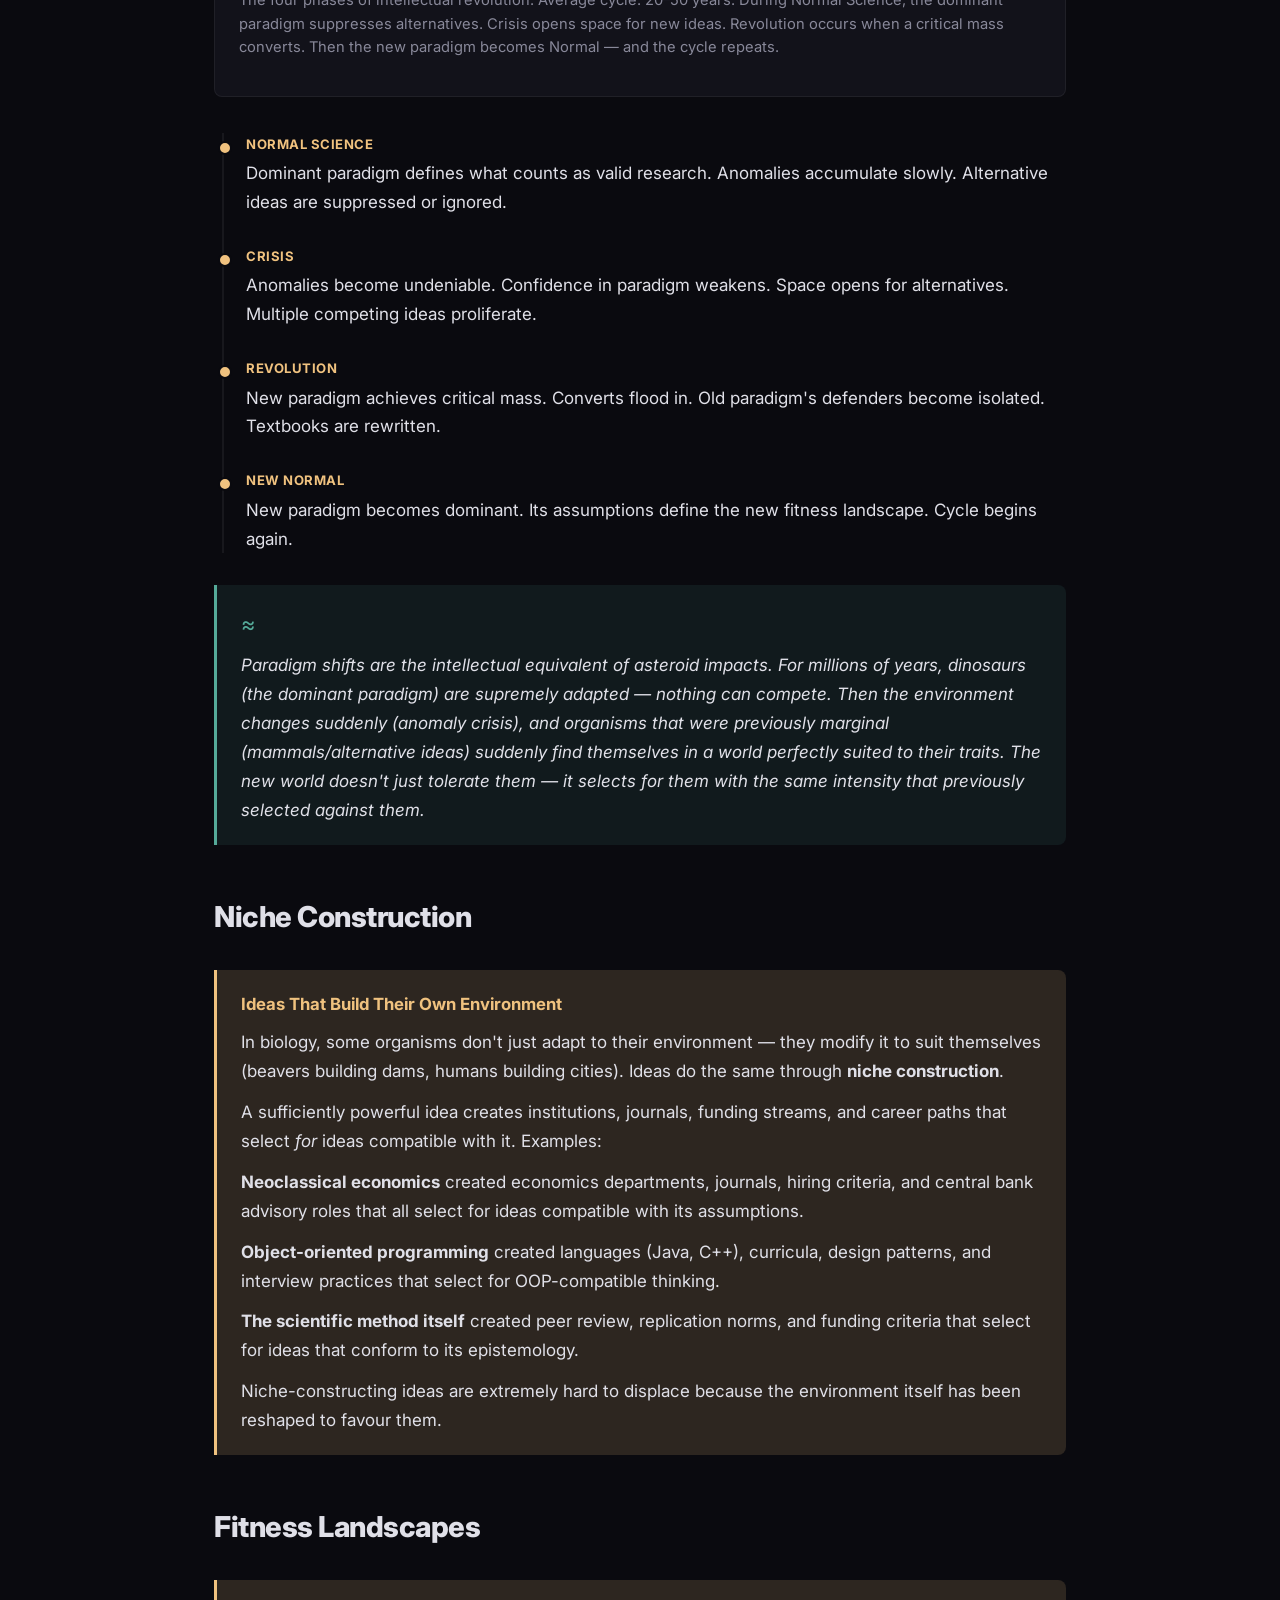
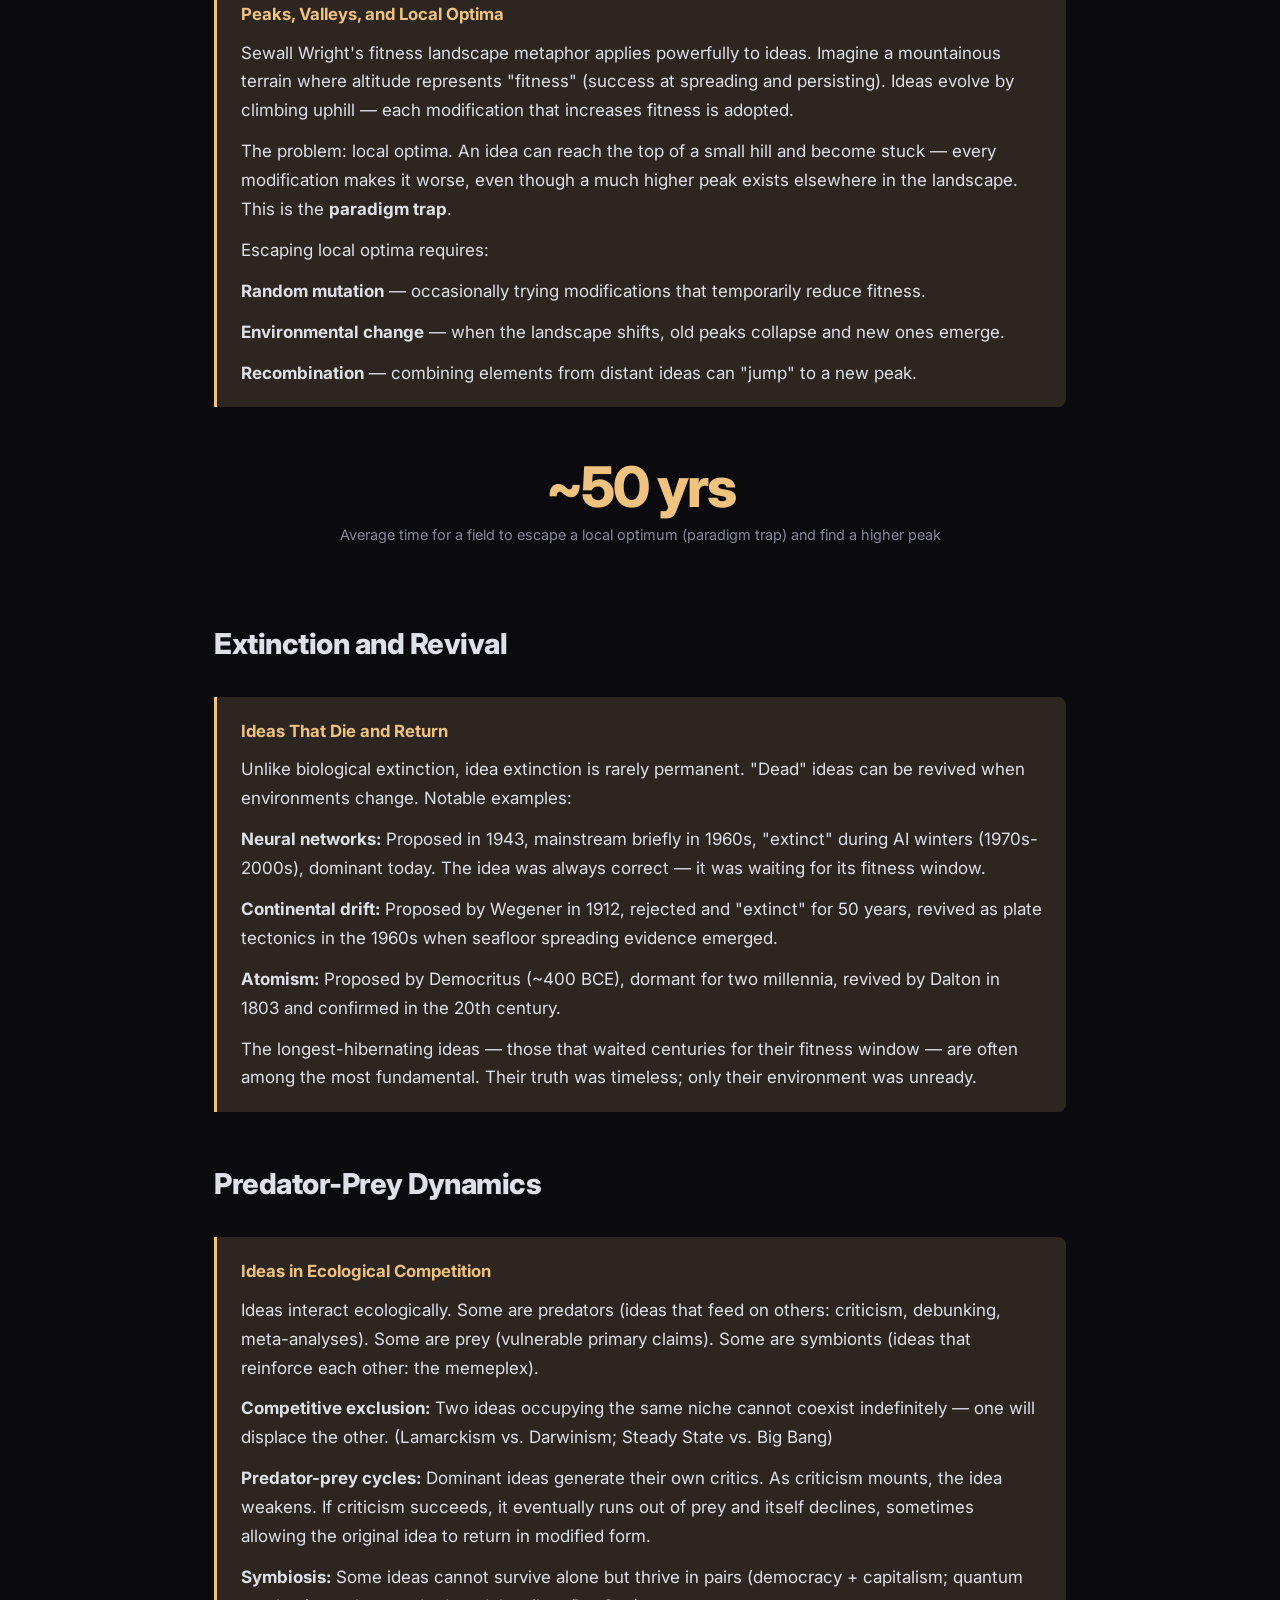
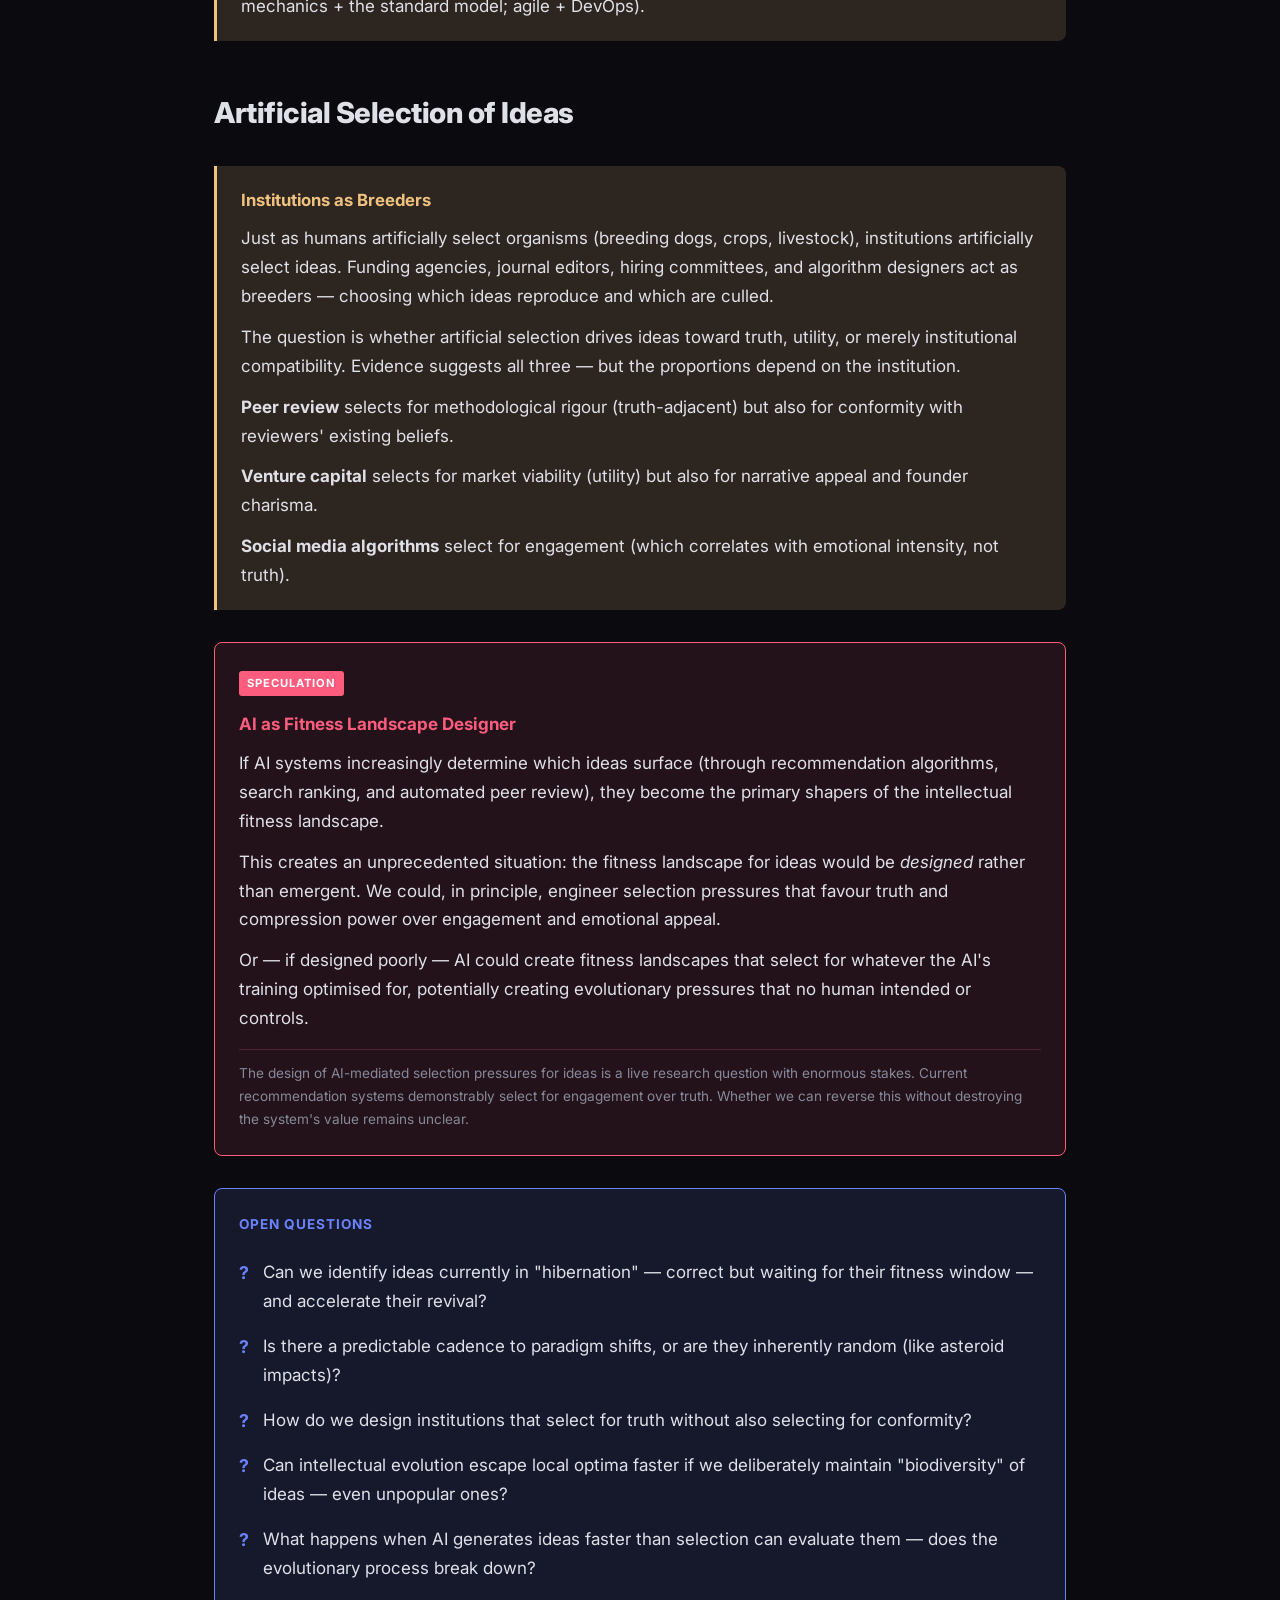
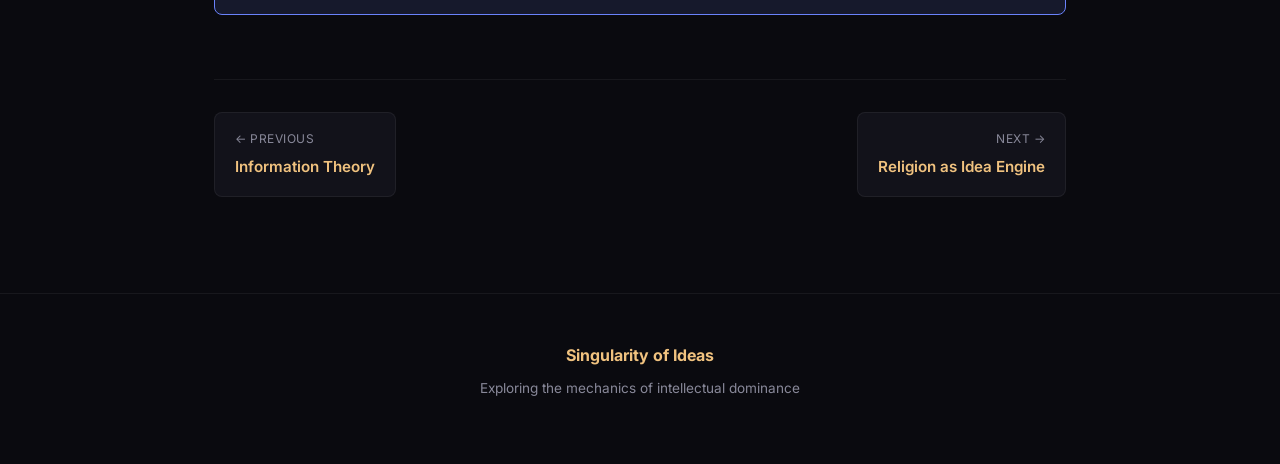
<file: evolutionary-selection.html>
<!DOCTYPE html>
<html lang="en">
<head>
    <meta charset="UTF-8">
    <meta name="viewport" content="width=device-width, initial-scale=1.0">
    <title>Evolutionary Selection — Singularity of Ideas</title>
    <link rel="stylesheet" href="styles.css">
    <link href="https://fonts.googleapis.com/css2?family=Inter:wght@400;500;600;700;800&family=JetBrains+Mono:wght@400;500&display=swap" rel="stylesheet">
</head>
<body>
    <nav>
        <div class="nav-inner">
            <span class="site-title">Singularity of Ideas</span>
            <a href="index.html">Home</a>
            <a href="network-theory.html">Networks</a>
            <a href="power-laws.html">Power Laws</a>
            <a href="memetics.html">Memetics</a>
            <a href="information-theory.html">Information</a>
            <a href="evolutionary-selection.html" class="active">Evolution</a>
            <a href="religion.html">Religion</a>
            <a href="case-studies.html">Case Studies</a>
            <a href="predictions.html">Predictions</a>
            <a href="what-is-a-good-idea.html">Good Ideas</a>
            <a href="the-singularity.html">The Singularity</a>
            <a href="animations.html">Interactive</a>
        </div>
    </nav>

    <div class="hero">
        <h1>Evolutionary Selection</h1>
        <p class="subtitle">How ideas survive under competitive pressure — and why environments determine winners more than quality does</p>
    </div>

    <div class="content">
        <div class="stat-strip">
            <div class="stat">
                <div class="number">99%</div>
                <div class="label">of ideas go extinct within 10 years</div>
            </div>
            <div class="stat">
                <div class="number">~20 yrs</div>
                <div class="label">average paradigm half-life</div>
            </div>
            <div class="stat">
                <div class="number">5–7</div>
                <div class="label">competing paradigms per field</div>
            </div>
            <div class="stat">
                <div class="number">1962</div>
                <div class="label">Kuhn's Structure published</div>
            </div>
        </div>

        <h2>The Evolutionary Lens</h2>

        <p>Ideas exist in an ecology. They compete for finite resources — attention, funding, student hours, journal space, computational time. Like biological organisms, they face selection pressures that favour certain traits and eliminate others.</p>

        <p>But unlike biological evolution, intellectual evolution operates through multiple selection mechanisms simultaneously. Ideas are selected by truth (empirical testing), by utility (practical application), by fashion (social dynamics), and by institutional power (funding and gatekeeping). These selection pressures often conflict.</p>

        <div class="explanation">
            <h4>The Darwinian Framework for Ideas</h4>
            <p>For evolution to occur, three conditions must be met:</p>
            <p><strong>Variation</strong> — new ideas must be generated continuously (mutation, recombination, invention).</p>
            <p><strong>Selection</strong> — some ideas must spread while others die (testing, adoption, citation).</p>
            <p><strong>Inheritance</strong> — successful ideas must be transmitted to new generations (teaching, publication, tradition).</p>
            <p>All three conditions are satisfied in every knowledge system. Ideas evolve. The question is: what are they evolving <em>toward</em>?</p>
        </div>

        <h2>Selection Environments</h2>

        <div class="explanation">
            <h4>The Multiple Environments of Ideas</h4>
            <p>An idea's fitness depends critically on its environment. The same idea can thrive in one environment and die in another. Key selection environments include:</p>
        </div>

        <h3>The Empirical Environment</h3>
        <div class="explanation">
            <h4>Selection by Reality</h4>
            <p>In science and engineering, ideas ultimately face the test of empirical reality. Predictions are checked against observations. Theories that make wrong predictions are (eventually) abandoned.</p>
            <p>But this selection is slow and imperfect. A theory can survive decades of anomalous data if no better alternative exists. Phlogiston theory persisted for a century despite accumulating problems. Continental drift was rejected for 50 years despite evidence.</p>
            <p>Empirical selection is the harshest but slowest filter — and it only applies to ideas that make testable predictions.</p>
        </div>

        <h3>The Social Environment</h3>
        <div class="explanation">
            <h4>Selection by Prestige and Fashion</h4>
            <p>Ideas are also selected by social dynamics — the prestige of their advocates, alignment with current intellectual fashion, and compatibility with existing power structures.</p>
            <p>This creates "fitness landscapes" that shift over time. An idea perfectly adapted to the social environment of 1970s psychology (behaviourism) became unfit when the environment shifted (cognitive revolution of the 1980s).</p>
            <p>Social selection is fast but fickle — and can drive ideas toward or away from truth depending on whether prestige correlates with accuracy.</p>
        </div>

        <h3>The Technological Environment</h3>
        <div class="explanation">
            <h4>Selection by Feasibility</h4>
            <p>Many ideas are "correct" long before they are feasible. Neural networks were mathematically sound in the 1960s but computationally infeasible until GPUs in the 2010s. Genetic engineering was conceptually clear decades before CRISPR made it practical.</p>
            <p>Technology creates <em>fitness windows</em> — periods when an idea suddenly becomes viable. Ideas that arrive during their fitness window flourish; those that arrive too early hibernate or die, waiting for technology to catch up.</p>
        </div>

        <div class="analogy">
            <p>Ideas are like seeds in a climate. A tropical seed (idea suited to a specific technological environment) dropped in ice (era without the enabling technology) will not grow — but it doesn't become wrong. If the climate shifts (technology advances), the same seed can suddenly flourish. The idea of "a computer in every pocket" was absurd in 1975, obvious in 2010, and outdated by 2020. The idea didn't change — its environment did.</p>
        </div>

        <div class="image-card">
            <img src="img/fitness-landscape.svg" alt="Intellectual fitness landscape showing peaks, valleys, local optima (paradigm traps) and the global optimum with a paradigm shift arrow">
            <div class="caption">
                <h3>The Intellectual Fitness Landscape</h3>
                <p>Ideas climb toward fitness peaks — but can get trapped on local optima (paradigm traps). The pink dot represents a field stuck in a "good enough" framework. The gold dot represents the global optimum — reachable only through a paradigm shift that temporarily reduces fitness (crossing the valley). This is why revolutionary ideas initially meet resistance.</p>
            </div>
        </div>

        <h2>Paradigm Shifts: Mass Extinctions</h2>

        <div class="explanation">
            <h4>Thomas Kuhn's Structure of Scientific Revolutions (1962)</h4>
            <p>Kuhn's key insight: science does not progress smoothly. It alternates between periods of "normal science" (working within an accepted paradigm) and sudden "revolutions" where the dominant paradigm is overthrown.</p>
            <p>During normal science, the paradigm acts as a <strong>fitness landscape</strong> — ideas that fit within it are selected for; ideas that challenge it are selected against. Anomalies accumulate but are explained away or ignored.</p>
            <p>When anomalies reach a critical threshold, the paradigm enters <strong>crisis</strong>. The fitness landscape suddenly inverts — previously unfit ideas (alternatives to the paradigm) become viable, and the old paradigm's defenders find their ideas suddenly unfit.</p>
        </div>

        <div class="image-card">
            <img src="img/paradigm-cycle.svg" alt="Kuhn's paradigm cycle diagram showing Normal Science, Crisis, Revolution, and New Normal in a circular flow">
            <div class="caption">
                <h3>Kuhn's Paradigm Cycle</h3>
                <p>The four phases of intellectual revolution. Average cycle: 20–50 years. During Normal Science, the dominant paradigm suppresses alternatives. Crisis opens space for new ideas. Revolution occurs when a critical mass converts. Then the new paradigm becomes Normal — and the cycle repeats.</p>
            </div>
        </div>

        <div class="timeline">
            <div class="timeline-item">
                <div class="year">Normal Science</div>
                <div class="event">Dominant paradigm defines what counts as valid research. Anomalies accumulate slowly. Alternative ideas are suppressed or ignored.</div>
            </div>
            <div class="timeline-item">
                <div class="year">Crisis</div>
                <div class="event">Anomalies become undeniable. Confidence in paradigm weakens. Space opens for alternatives. Multiple competing ideas proliferate.</div>
            </div>
            <div class="timeline-item">
                <div class="year">Revolution</div>
                <div class="event">New paradigm achieves critical mass. Converts flood in. Old paradigm's defenders become isolated. Textbooks are rewritten.</div>
            </div>
            <div class="timeline-item">
                <div class="year">New Normal</div>
                <div class="event">New paradigm becomes dominant. Its assumptions define the new fitness landscape. Cycle begins again.</div>
            </div>
        </div>

        <div class="analogy">
            <p>Paradigm shifts are the intellectual equivalent of asteroid impacts. For millions of years, dinosaurs (the dominant paradigm) are supremely adapted — nothing can compete. Then the environment changes suddenly (anomaly crisis), and organisms that were previously marginal (mammals/alternative ideas) suddenly find themselves in a world perfectly suited to their traits. The new world doesn't just tolerate them — it selects for them with the same intensity that previously selected against them.</p>
        </div>

        <h2>Niche Construction</h2>

        <div class="explanation">
            <h4>Ideas That Build Their Own Environment</h4>
            <p>In biology, some organisms don't just adapt to their environment — they modify it to suit themselves (beavers building dams, humans building cities). Ideas do the same through <strong>niche construction</strong>.</p>
            <p>A sufficiently powerful idea creates institutions, journals, funding streams, and career paths that select <em>for</em> ideas compatible with it. Examples:</p>
            <p><strong>Neoclassical economics</strong> created economics departments, journals, hiring criteria, and central bank advisory roles that all select for ideas compatible with its assumptions.</p>
            <p><strong>Object-oriented programming</strong> created languages (Java, C++), curricula, design patterns, and interview practices that select for OOP-compatible thinking.</p>
            <p><strong>The scientific method itself</strong> created peer review, replication norms, and funding criteria that select for ideas that conform to its epistemology.</p>
            <p>Niche-constructing ideas are extremely hard to displace because the environment itself has been reshaped to favour them.</p>
        </div>

        <h2>Fitness Landscapes</h2>

        <div class="explanation">
            <h4>Peaks, Valleys, and Local Optima</h4>
            <p>Sewall Wright's fitness landscape metaphor applies powerfully to ideas. Imagine a mountainous terrain where altitude represents "fitness" (success at spreading and persisting). Ideas evolve by climbing uphill — each modification that increases fitness is adopted.</p>
            <p>The problem: local optima. An idea can reach the top of a small hill and become stuck — every modification makes it worse, even though a much higher peak exists elsewhere in the landscape. This is the <strong>paradigm trap</strong>.</p>
            <p>Escaping local optima requires:</p>
            <p><strong>Random mutation</strong> — occasionally trying modifications that temporarily reduce fitness.</p>
            <p><strong>Environmental change</strong> — when the landscape shifts, old peaks collapse and new ones emerge.</p>
            <p><strong>Recombination</strong> — combining elements from distant ideas can "jump" to a new peak.</p>
        </div>

        <div class="big-number">
            <div class="value">~50 yrs</div>
            <div class="context">Average time for a field to escape a local optimum (paradigm trap) and find a higher peak</div>
        </div>

        <h2>Extinction and Revival</h2>

        <div class="explanation">
            <h4>Ideas That Die and Return</h4>
            <p>Unlike biological extinction, idea extinction is rarely permanent. "Dead" ideas can be revived when environments change. Notable examples:</p>
            <p><strong>Neural networks:</strong> Proposed in 1943, mainstream briefly in 1960s, "extinct" during AI winters (1970s-2000s), dominant today. The idea was always correct — it was waiting for its fitness window.</p>
            <p><strong>Continental drift:</strong> Proposed by Wegener in 1912, rejected and "extinct" for 50 years, revived as plate tectonics in the 1960s when seafloor spreading evidence emerged.</p>
            <p><strong>Atomism:</strong> Proposed by Democritus (~400 BCE), dormant for two millennia, revived by Dalton in 1803 and confirmed in the 20th century.</p>
            <p>The longest-hibernating ideas — those that waited centuries for their fitness window — are often among the most fundamental. Their truth was timeless; only their environment was unready.</p>
        </div>

        <h2>Predator-Prey Dynamics</h2>

        <div class="explanation">
            <h4>Ideas in Ecological Competition</h4>
            <p>Ideas interact ecologically. Some are predators (ideas that feed on others: criticism, debunking, meta-analyses). Some are prey (vulnerable primary claims). Some are symbionts (ideas that reinforce each other: the memeplex).</p>
            <p><strong>Competitive exclusion:</strong> Two ideas occupying the same niche cannot coexist indefinitely — one will displace the other. (Lamarckism vs. Darwinism; Steady State vs. Big Bang)</p>
            <p><strong>Predator-prey cycles:</strong> Dominant ideas generate their own critics. As criticism mounts, the idea weakens. If criticism succeeds, it eventually runs out of prey and itself declines, sometimes allowing the original idea to return in modified form.</p>
            <p><strong>Symbiosis:</strong> Some ideas cannot survive alone but thrive in pairs (democracy + capitalism; quantum mechanics + the standard model; agile + DevOps).</p>
        </div>

        <h2>Artificial Selection of Ideas</h2>

        <div class="explanation">
            <h4>Institutions as Breeders</h4>
            <p>Just as humans artificially select organisms (breeding dogs, crops, livestock), institutions artificially select ideas. Funding agencies, journal editors, hiring committees, and algorithm designers act as breeders — choosing which ideas reproduce and which are culled.</p>
            <p>The question is whether artificial selection drives ideas toward truth, utility, or merely institutional compatibility. Evidence suggests all three — but the proportions depend on the institution.</p>
            <p><strong>Peer review</strong> selects for methodological rigour (truth-adjacent) but also for conformity with reviewers' existing beliefs.</p>
            <p><strong>Venture capital</strong> selects for market viability (utility) but also for narrative appeal and founder charisma.</p>
            <p><strong>Social media algorithms</strong> select for engagement (which correlates with emotional intensity, not truth).</p>
        </div>

        <div class="speculation-box">
            <span class="badge">Speculation</span>
            <h4>AI as Fitness Landscape Designer</h4>
            <p>If AI systems increasingly determine which ideas surface (through recommendation algorithms, search ranking, and automated peer review), they become the primary shapers of the intellectual fitness landscape.</p>
            <p>This creates an unprecedented situation: the fitness landscape for ideas would be <em>designed</em> rather than emergent. We could, in principle, engineer selection pressures that favour truth and compression power over engagement and emotional appeal.</p>
            <p>Or — if designed poorly — AI could create fitness landscapes that select for whatever the AI's training optimised for, potentially creating evolutionary pressures that no human intended or controls.</p>
            <p class="caveat">The design of AI-mediated selection pressures for ideas is a live research question with enormous stakes. Current recommendation systems demonstrably select for engagement over truth. Whether we can reverse this without destroying the system's value remains unclear.</p>
        </div>

        <div class="question-box">
            <h4>Open Questions</h4>
            <ul>
                <li>Can we identify ideas currently in "hibernation" — correct but waiting for their fitness window — and accelerate their revival?</li>
                <li>Is there a predictable cadence to paradigm shifts, or are they inherently random (like asteroid impacts)?</li>
                <li>How do we design institutions that select for truth without also selecting for conformity?</li>
                <li>Can intellectual evolution escape local optima faster if we deliberately maintain "biodiversity" of ideas — even unpopular ones?</li>
                <li>What happens when AI generates ideas faster than selection can evaluate them — does the evolutionary process break down?</li>
            </ul>
        </div>

        <div class="page-nav">
            <a href="information-theory.html">
                <span class="direction">← Previous</span>
                <span class="title">Information Theory</span>
            </a>
            <a href="religion.html" class="next">
                <span class="direction">Next →</span>
                <span class="title">Religion as Idea Engine</span>
            </a>
        </div>
    </div>

    <footer>
        <div class="footer-title">Singularity of Ideas</div>
        <p>Exploring the mechanics of intellectual dominance</p>
    </footer>
</body>
</html>
</file>
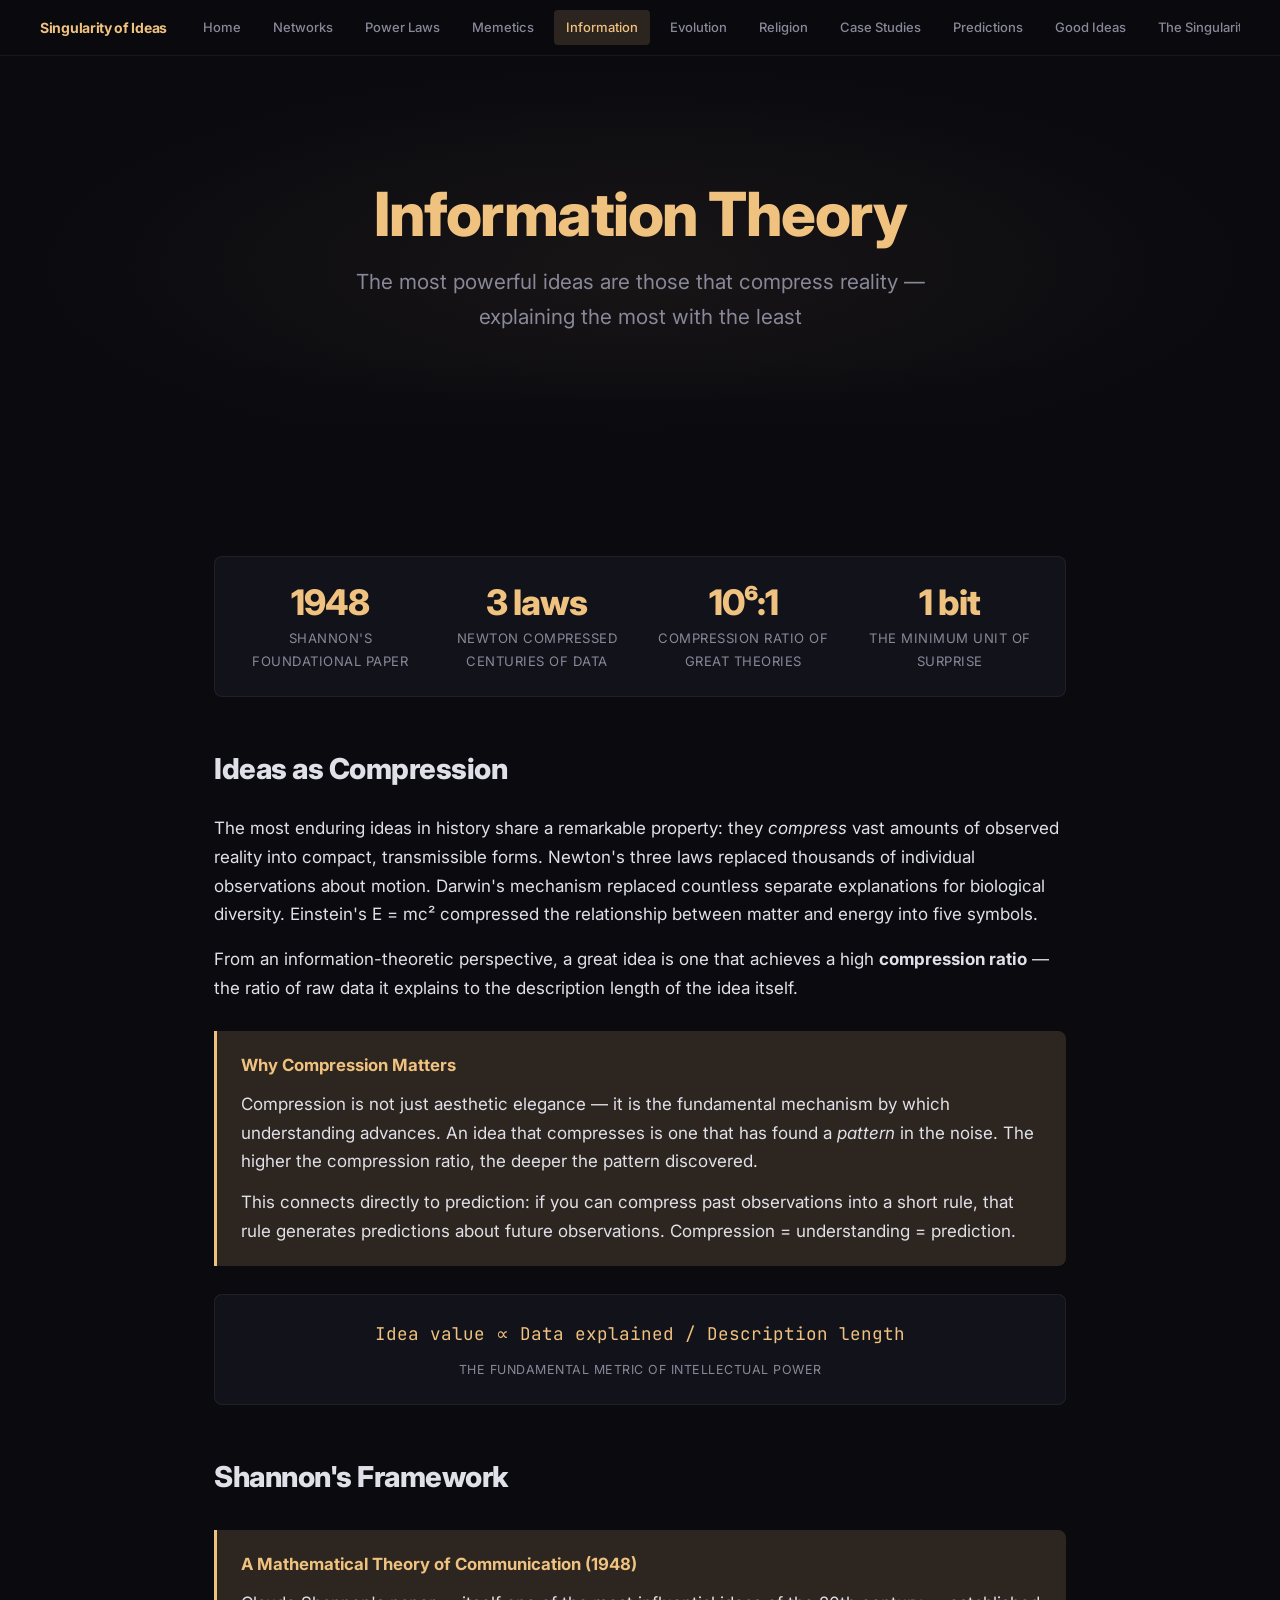
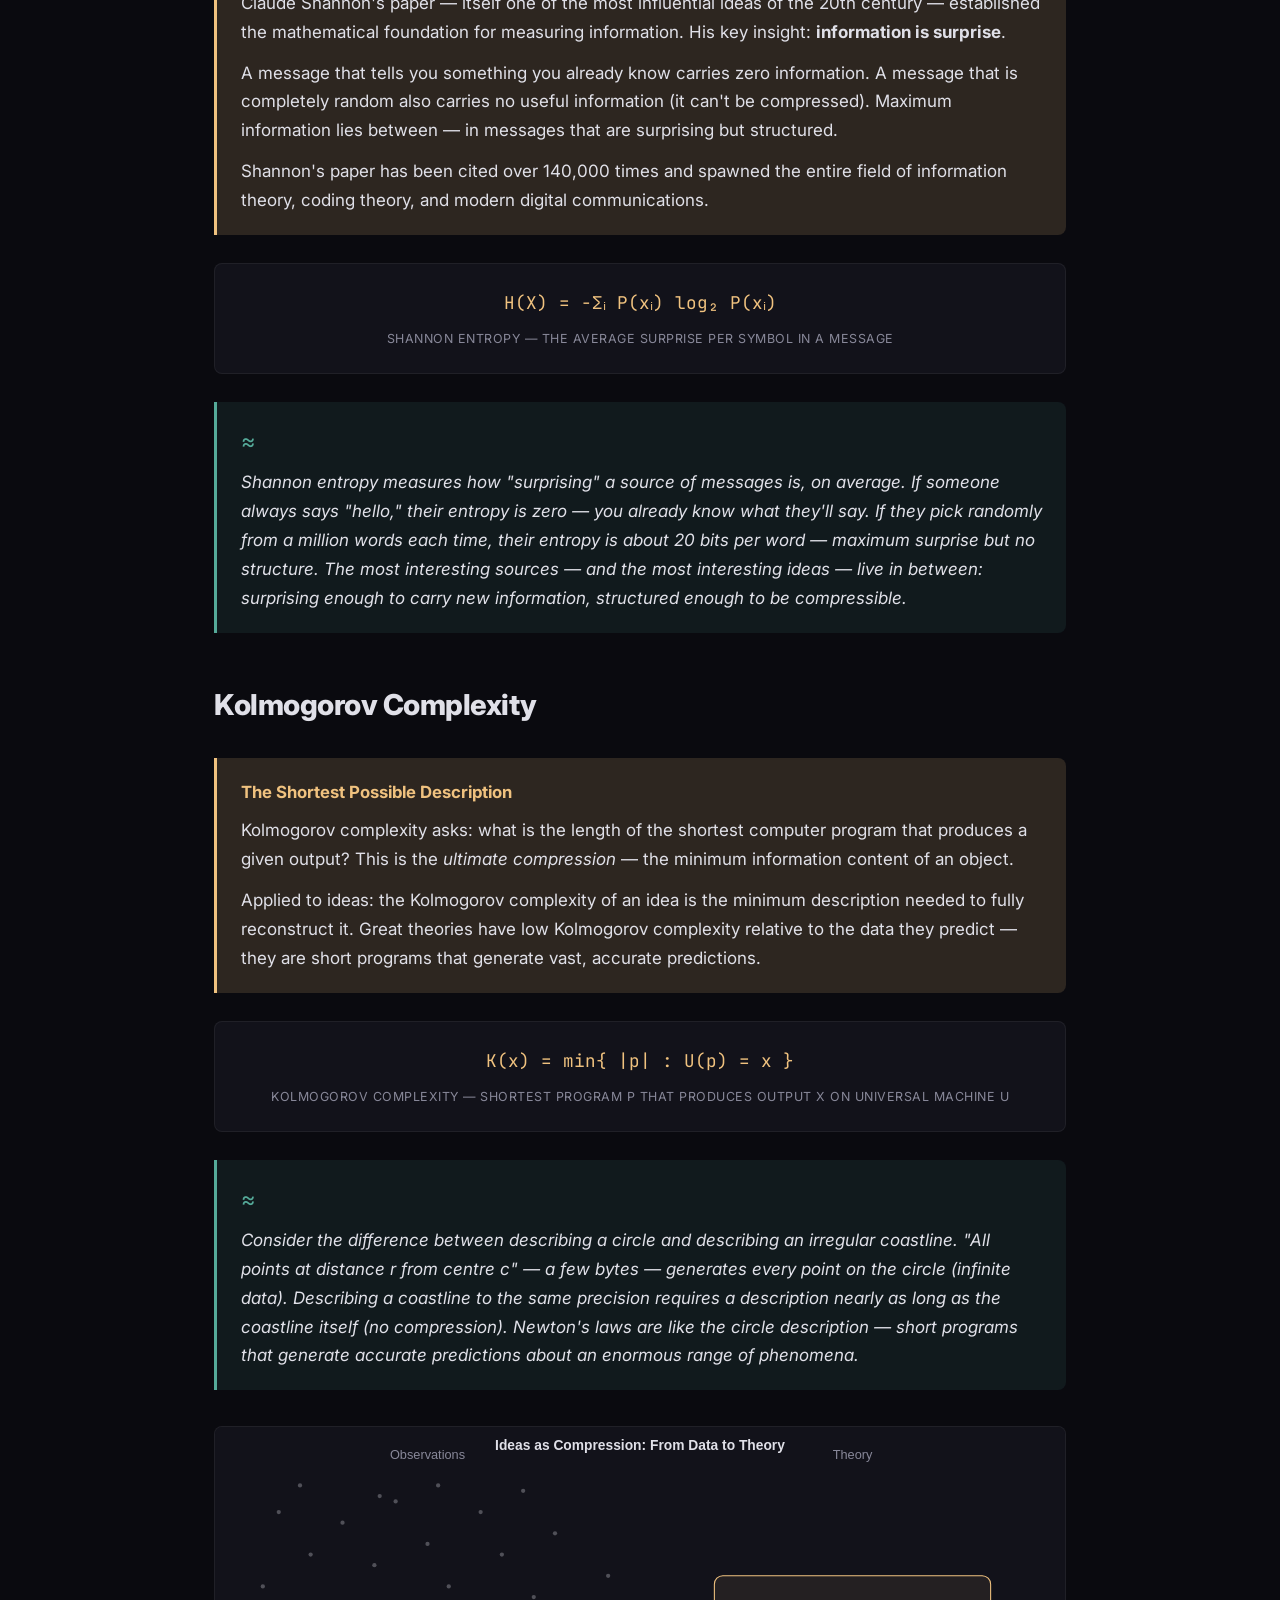
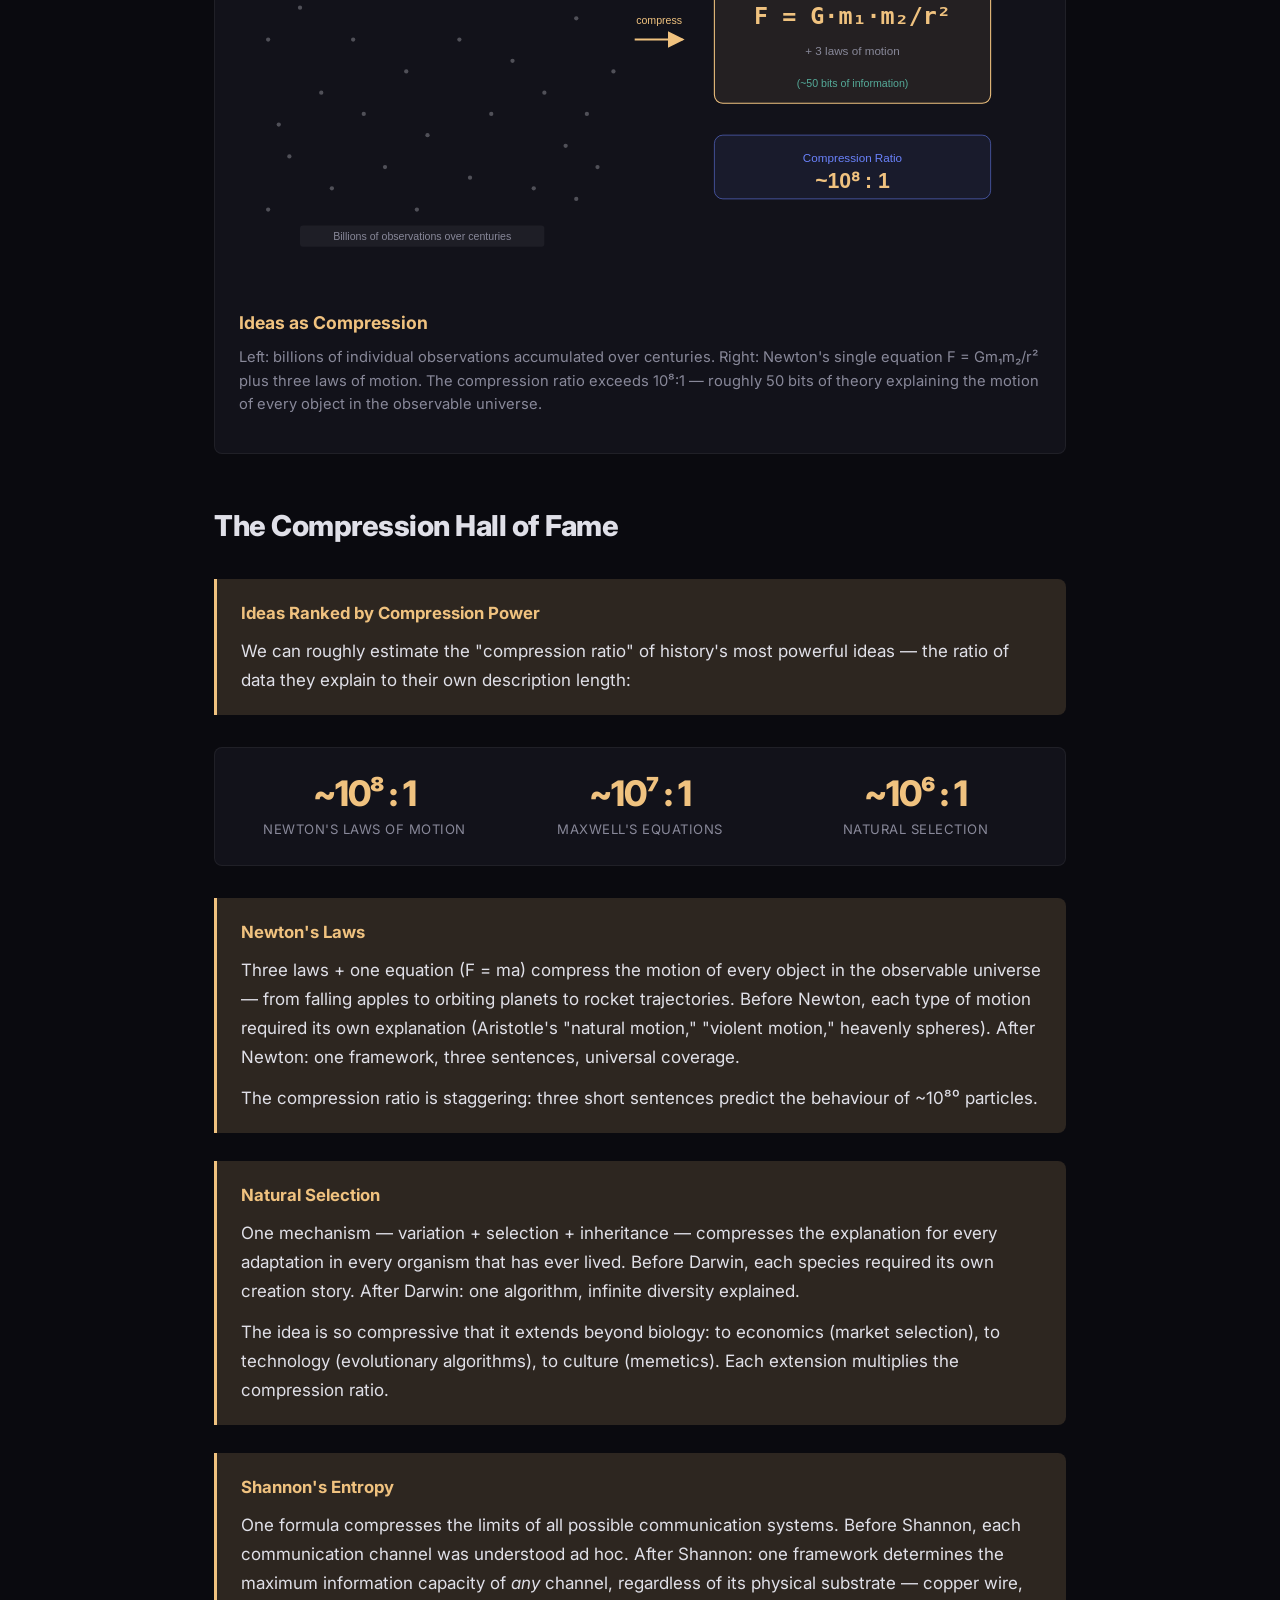
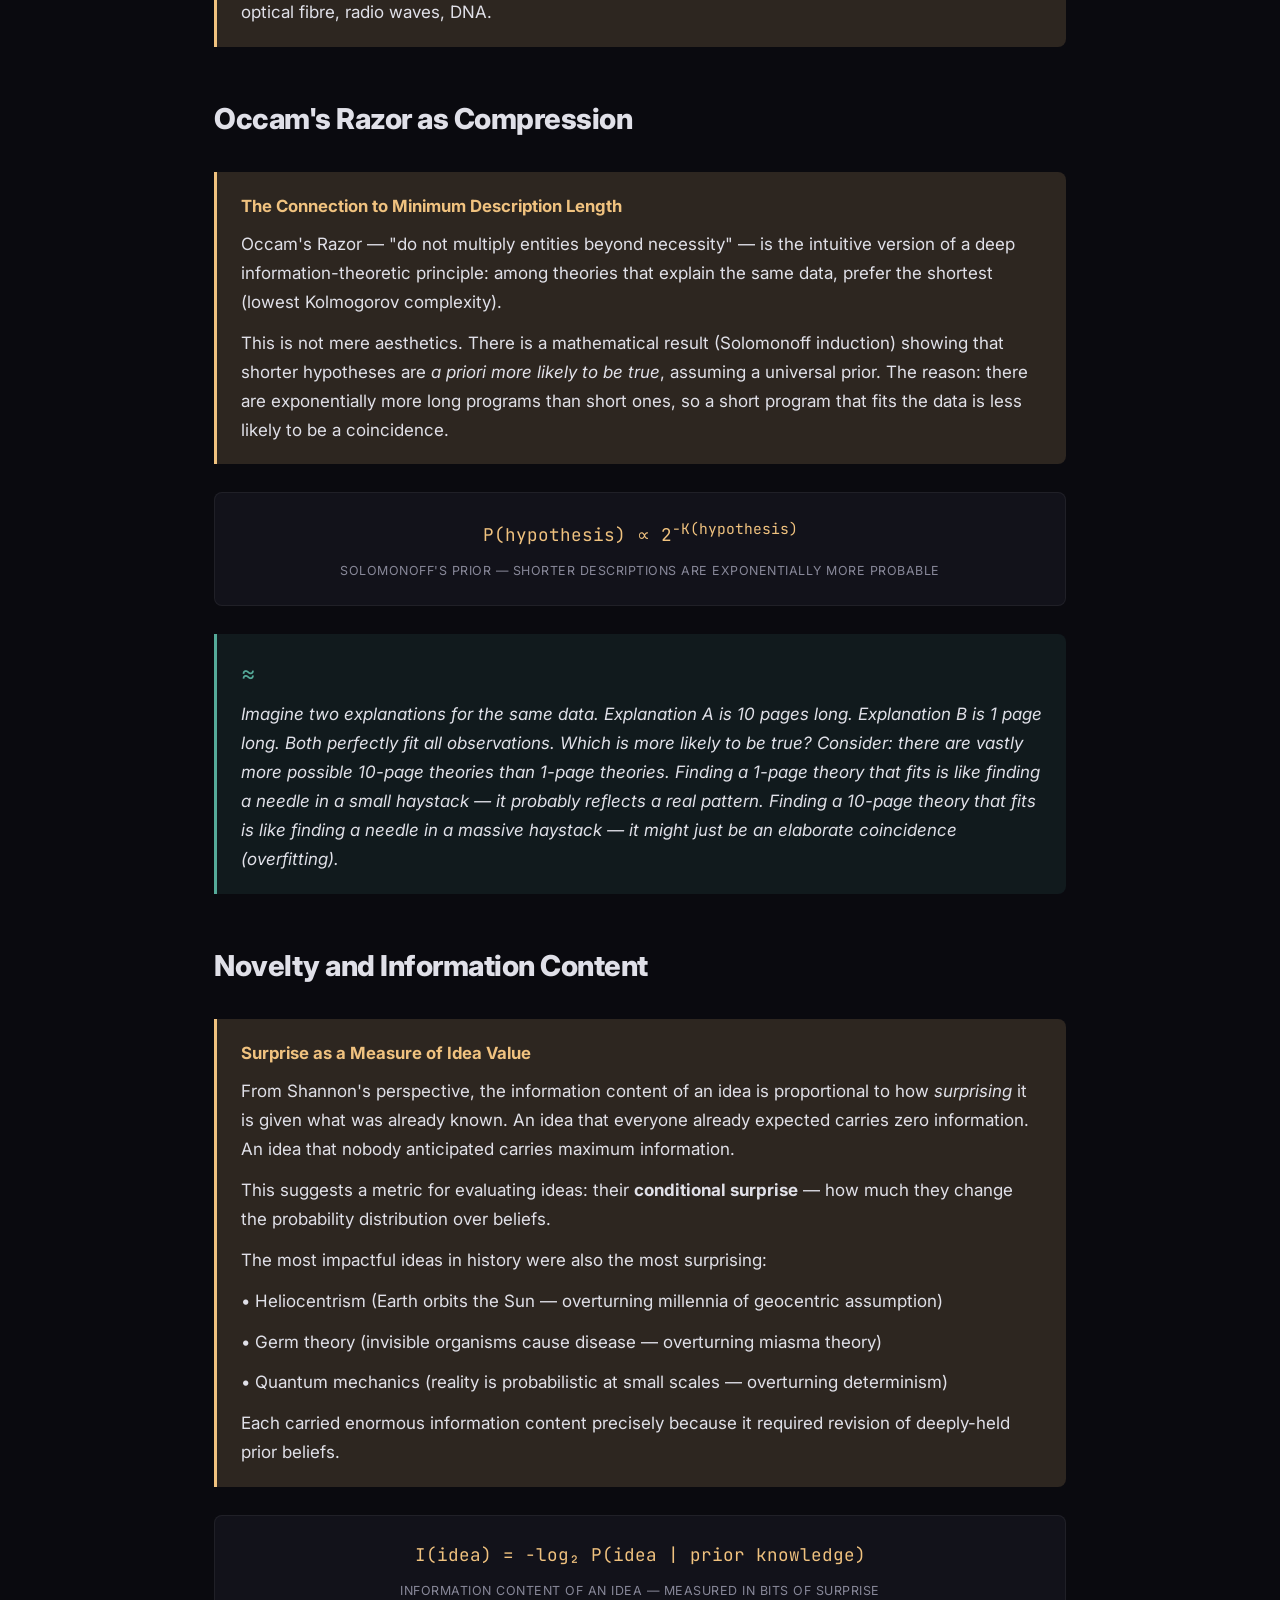
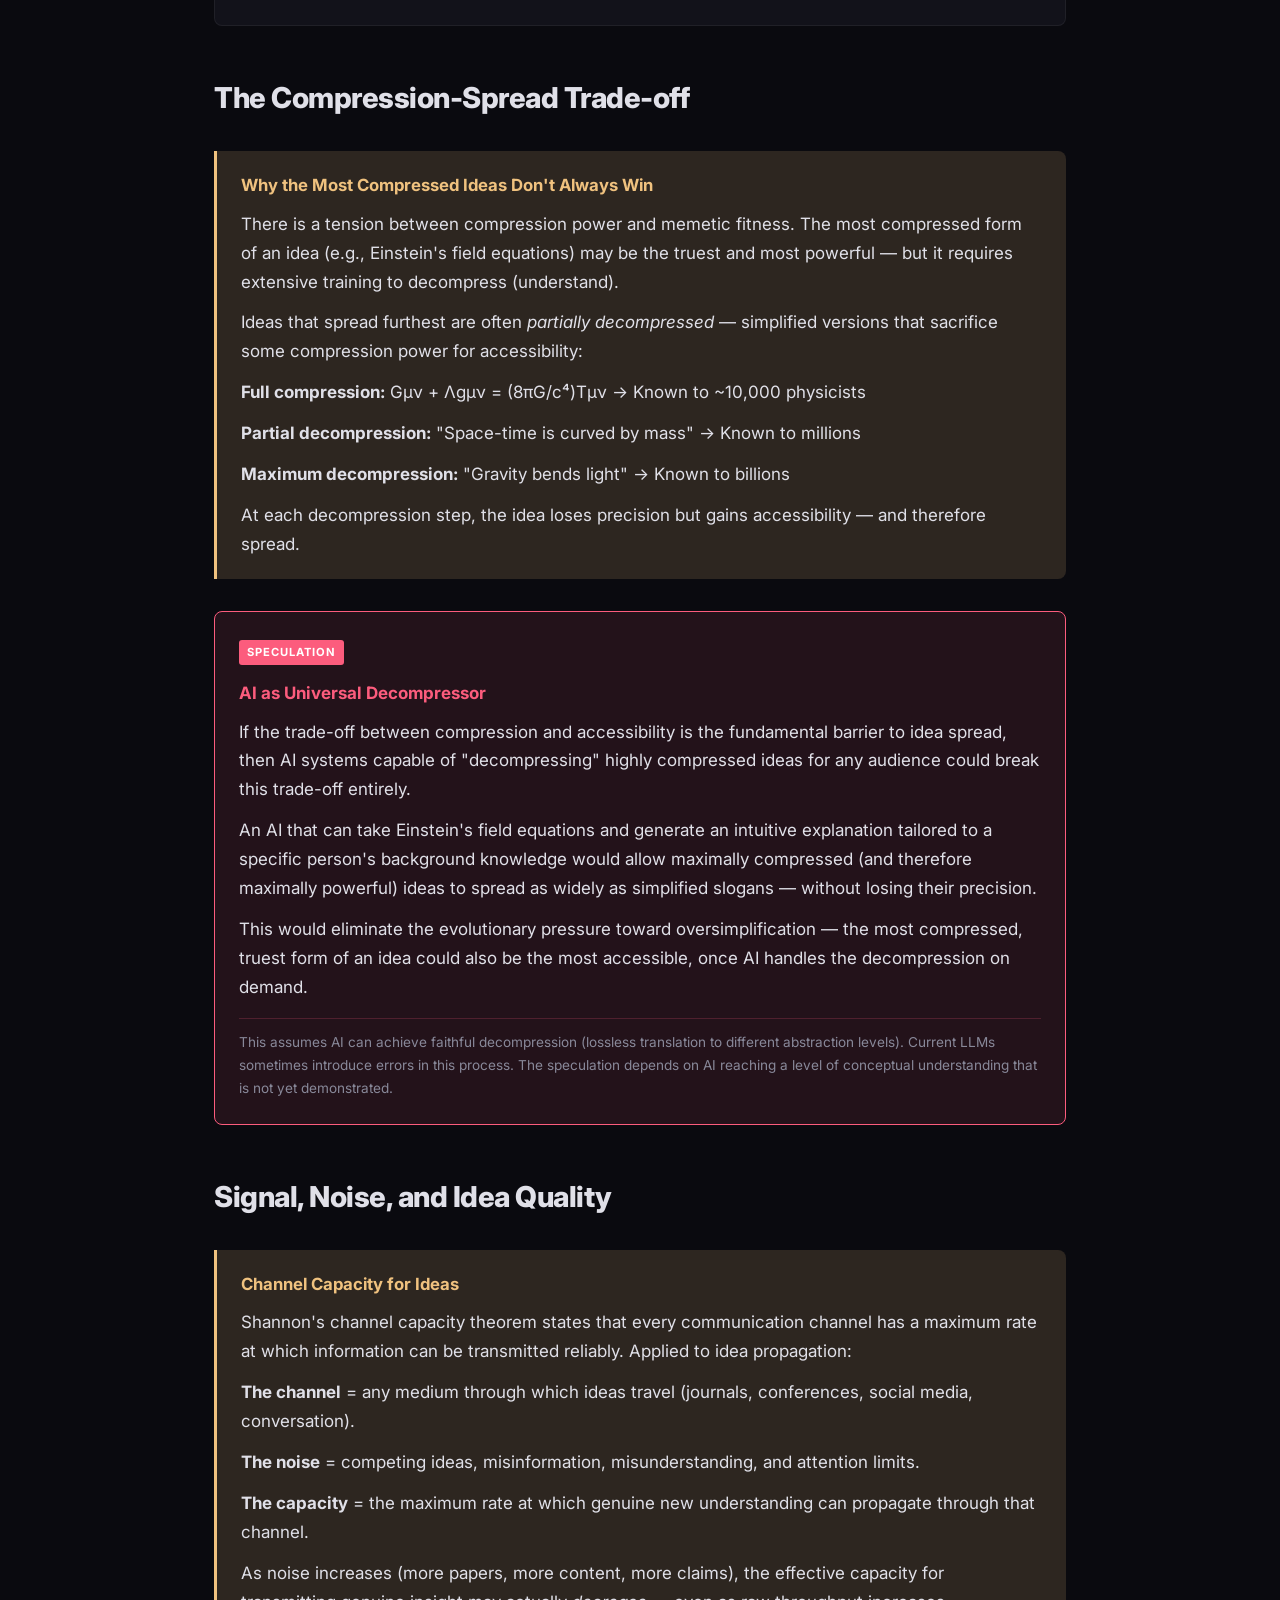
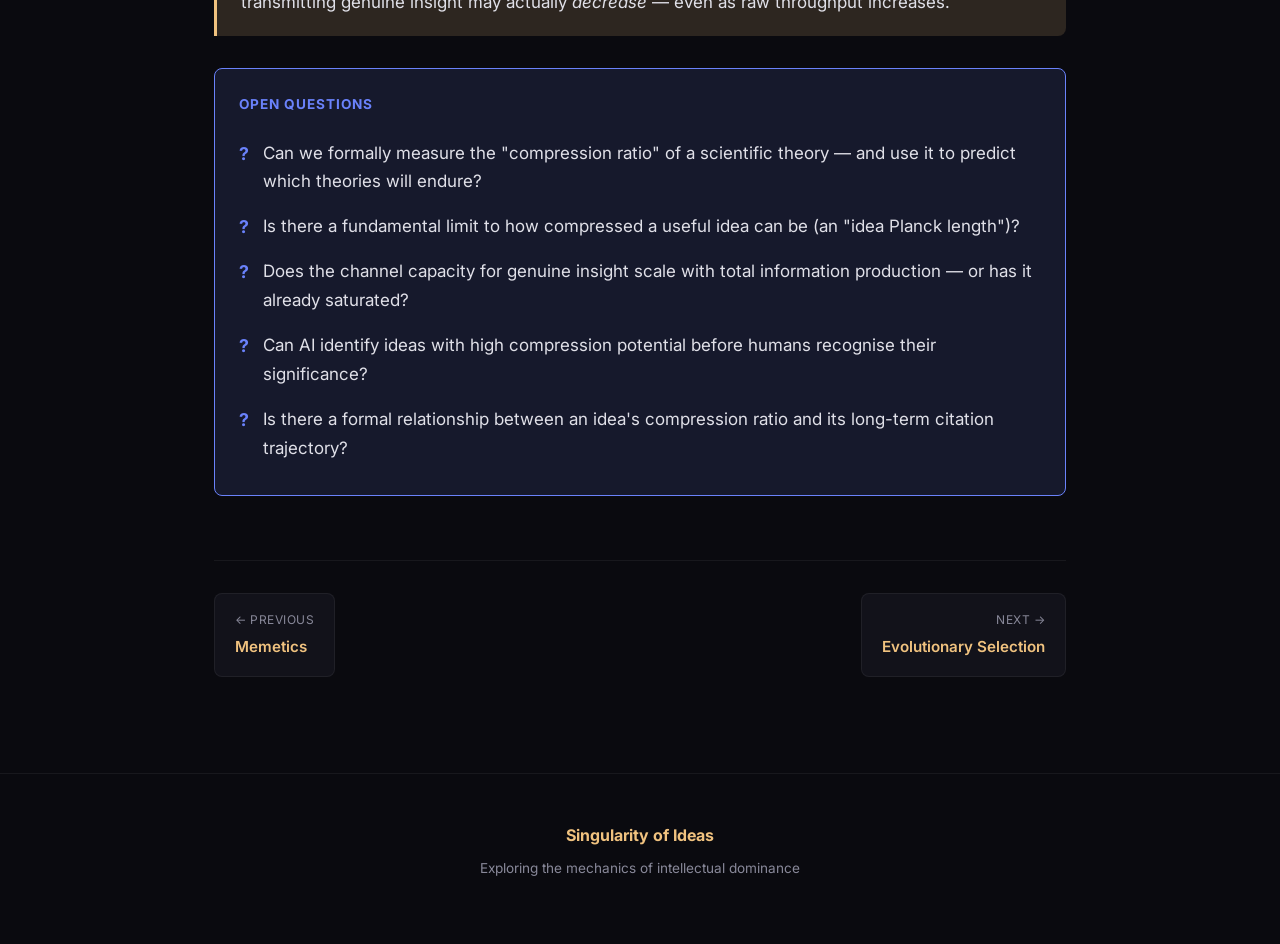
<file: information-theory.html>
<!DOCTYPE html>
<html lang="en">
<head>
    <meta charset="UTF-8">
    <meta name="viewport" content="width=device-width, initial-scale=1.0">
    <title>Information Theory — Singularity of Ideas</title>
    <link rel="stylesheet" href="styles.css">
    <link href="https://fonts.googleapis.com/css2?family=Inter:wght@400;500;600;700;800&family=JetBrains+Mono:wght@400;500&display=swap" rel="stylesheet">
</head>
<body>
    <nav>
        <div class="nav-inner">
            <span class="site-title">Singularity of Ideas</span>
            <a href="index.html">Home</a>
            <a href="network-theory.html">Networks</a>
            <a href="power-laws.html">Power Laws</a>
            <a href="memetics.html">Memetics</a>
            <a href="information-theory.html" class="active">Information</a>
            <a href="evolutionary-selection.html">Evolution</a>
            <a href="religion.html">Religion</a>
            <a href="case-studies.html">Case Studies</a>
            <a href="predictions.html">Predictions</a>
            <a href="what-is-a-good-idea.html">Good Ideas</a>
            <a href="the-singularity.html">The Singularity</a>
            <a href="animations.html">Interactive</a>
        </div>
    </nav>

    <div class="hero">
        <h1>Information Theory</h1>
        <p class="subtitle">The most powerful ideas are those that compress reality — explaining the most with the least</p>
    </div>

    <div class="content">
        <div class="stat-strip">
            <div class="stat">
                <div class="number">1948</div>
                <div class="label">Shannon's foundational paper</div>
            </div>
            <div class="stat">
                <div class="number">3 laws</div>
                <div class="label">Newton compressed centuries of data</div>
            </div>
            <div class="stat">
                <div class="number">10⁶:1</div>
                <div class="label">compression ratio of great theories</div>
            </div>
            <div class="stat">
                <div class="number">1 bit</div>
                <div class="label">the minimum unit of surprise</div>
            </div>
        </div>

        <h2>Ideas as Compression</h2>

        <p>The most enduring ideas in history share a remarkable property: they <em>compress</em> vast amounts of observed reality into compact, transmissible forms. Newton's three laws replaced thousands of individual observations about motion. Darwin's mechanism replaced countless separate explanations for biological diversity. Einstein's E = mc² compressed the relationship between matter and energy into five symbols.</p>

        <p>From an information-theoretic perspective, a great idea is one that achieves a high <strong>compression ratio</strong> — the ratio of raw data it explains to the description length of the idea itself.</p>

        <div class="explanation">
            <h4>Why Compression Matters</h4>
            <p>Compression is not just aesthetic elegance — it is the fundamental mechanism by which understanding advances. An idea that compresses is one that has found a <em>pattern</em> in the noise. The higher the compression ratio, the deeper the pattern discovered.</p>
            <p>This connects directly to prediction: if you can compress past observations into a short rule, that rule generates predictions about future observations. Compression = understanding = prediction.</p>
        </div>

        <div class="formula">
            Idea value ∝ Data explained / Description length
            <span class="label">The fundamental metric of intellectual power</span>
        </div>

        <h2>Shannon's Framework</h2>

        <div class="explanation">
            <h4>A Mathematical Theory of Communication (1948)</h4>
            <p>Claude Shannon's paper — itself one of the most influential ideas of the 20th century — established the mathematical foundation for measuring information. His key insight: <strong>information is surprise</strong>.</p>
            <p>A message that tells you something you already know carries zero information. A message that is completely random also carries no useful information (it can't be compressed). Maximum information lies between — in messages that are surprising but structured.</p>
            <p>Shannon's paper has been cited over 140,000 times and spawned the entire field of information theory, coding theory, and modern digital communications.</p>
        </div>

        <div class="formula">
            H(X) = −Σᵢ P(xᵢ) log₂ P(xᵢ)
            <span class="label">Shannon entropy — the average surprise per symbol in a message</span>
        </div>

        <div class="analogy">
            <p>Shannon entropy measures how "surprising" a source of messages is, on average. If someone always says "hello," their entropy is zero — you already know what they'll say. If they pick randomly from a million words each time, their entropy is about 20 bits per word — maximum surprise but no structure. The most interesting sources — and the most interesting ideas — live in between: surprising enough to carry new information, structured enough to be compressible.</p>
        </div>

        <h2>Kolmogorov Complexity</h2>

        <div class="explanation">
            <h4>The Shortest Possible Description</h4>
            <p>Kolmogorov complexity asks: what is the length of the shortest computer program that produces a given output? This is the <em>ultimate compression</em> — the minimum information content of an object.</p>
            <p>Applied to ideas: the Kolmogorov complexity of an idea is the minimum description needed to fully reconstruct it. Great theories have low Kolmogorov complexity relative to the data they predict — they are short programs that generate vast, accurate predictions.</p>
        </div>

        <div class="formula">
            K(x) = min{ |p| : U(p) = x }
            <span class="label">Kolmogorov complexity — shortest program p that produces output x on universal machine U</span>
        </div>

        <div class="analogy">
            <p>Consider the difference between describing a circle and describing an irregular coastline. "All points at distance r from centre c" — a few bytes — generates every point on the circle (infinite data). Describing a coastline to the same precision requires a description nearly as long as the coastline itself (no compression). Newton's laws are like the circle description — short programs that generate accurate predictions about an enormous range of phenomena.</p>
        </div>

        <div class="image-card">
            <img src="img/compression-diagram.svg" alt="Diagram showing compression from scattered data points to a compact theory formula, illustrating ideas as compression">
            <div class="caption">
                <h3>Ideas as Compression</h3>
                <p>Left: billions of individual observations accumulated over centuries. Right: Newton's single equation F = Gm₁m₂/r² plus three laws of motion. The compression ratio exceeds 10⁸:1 — roughly 50 bits of theory explaining the motion of every object in the observable universe.</p>
            </div>
        </div>

        <h2>The Compression Hall of Fame</h2>

        <div class="explanation">
            <h4>Ideas Ranked by Compression Power</h4>
            <p>We can roughly estimate the "compression ratio" of history's most powerful ideas — the ratio of data they explain to their own description length:</p>
        </div>

        <div class="stat-strip">
            <div class="stat">
                <div class="number">~10⁸ : 1</div>
                <div class="label">Newton's laws of motion</div>
            </div>
            <div class="stat">
                <div class="number">~10⁷ : 1</div>
                <div class="label">Maxwell's equations</div>
            </div>
            <div class="stat">
                <div class="number">~10⁶ : 1</div>
                <div class="label">Natural selection</div>
            </div>
        </div>

        <div class="explanation">
            <h4>Newton's Laws</h4>
            <p>Three laws + one equation (F = ma) compress the motion of every object in the observable universe — from falling apples to orbiting planets to rocket trajectories. Before Newton, each type of motion required its own explanation (Aristotle's "natural motion," "violent motion," heavenly spheres). After Newton: one framework, three sentences, universal coverage.</p>
            <p>The compression ratio is staggering: three short sentences predict the behaviour of ~10⁸⁰ particles.</p>
        </div>

        <div class="explanation">
            <h4>Natural Selection</h4>
            <p>One mechanism — variation + selection + inheritance — compresses the explanation for every adaptation in every organism that has ever lived. Before Darwin, each species required its own creation story. After Darwin: one algorithm, infinite diversity explained.</p>
            <p>The idea is so compressive that it extends beyond biology: to economics (market selection), to technology (evolutionary algorithms), to culture (memetics). Each extension multiplies the compression ratio.</p>
        </div>

        <div class="explanation">
            <h4>Shannon's Entropy</h4>
            <p>One formula compresses the limits of all possible communication systems. Before Shannon, each communication channel was understood ad hoc. After Shannon: one framework determines the maximum information capacity of <em>any</em> channel, regardless of its physical substrate — copper wire, optical fibre, radio waves, DNA.</p>
        </div>

        <h2>Occam's Razor as Compression</h2>

        <div class="explanation">
            <h4>The Connection to Minimum Description Length</h4>
            <p>Occam's Razor — "do not multiply entities beyond necessity" — is the intuitive version of a deep information-theoretic principle: among theories that explain the same data, prefer the shortest (lowest Kolmogorov complexity).</p>
            <p>This is not mere aesthetics. There is a mathematical result (Solomonoff induction) showing that shorter hypotheses are <em>a priori more likely to be true</em>, assuming a universal prior. The reason: there are exponentially more long programs than short ones, so a short program that fits the data is less likely to be a coincidence.</p>
        </div>

        <div class="formula">
            P(hypothesis) ∝ 2<sup>−K(hypothesis)</sup>
            <span class="label">Solomonoff's prior — shorter descriptions are exponentially more probable</span>
        </div>

        <div class="analogy">
            <p>Imagine two explanations for the same data. Explanation A is 10 pages long. Explanation B is 1 page long. Both perfectly fit all observations. Which is more likely to be true? Consider: there are vastly more possible 10-page theories than 1-page theories. Finding a 1-page theory that fits is like finding a needle in a small haystack — it probably reflects a real pattern. Finding a 10-page theory that fits is like finding a needle in a massive haystack — it might just be an elaborate coincidence (overfitting).</p>
        </div>

        <h2>Novelty and Information Content</h2>

        <div class="explanation">
            <h4>Surprise as a Measure of Idea Value</h4>
            <p>From Shannon's perspective, the information content of an idea is proportional to how <em>surprising</em> it is given what was already known. An idea that everyone already expected carries zero information. An idea that nobody anticipated carries maximum information.</p>
            <p>This suggests a metric for evaluating ideas: their <strong>conditional surprise</strong> — how much they change the probability distribution over beliefs.</p>
            <p>The most impactful ideas in history were also the most surprising:</p>
            <p>• Heliocentrism (Earth orbits the Sun — overturning millennia of geocentric assumption)</p>
            <p>• Germ theory (invisible organisms cause disease — overturning miasma theory)</p>
            <p>• Quantum mechanics (reality is probabilistic at small scales — overturning determinism)</p>
            <p>Each carried enormous information content precisely because it required revision of deeply-held prior beliefs.</p>
        </div>

        <div class="formula">
            I(idea) = −log₂ P(idea | prior knowledge)
            <span class="label">Information content of an idea — measured in bits of surprise</span>
        </div>

        <h2>The Compression-Spread Trade-off</h2>

        <div class="explanation">
            <h4>Why the Most Compressed Ideas Don't Always Win</h4>
            <p>There is a tension between compression power and memetic fitness. The most compressed form of an idea (e.g., Einstein's field equations) may be the truest and most powerful — but it requires extensive training to decompress (understand).</p>
            <p>Ideas that spread furthest are often <em>partially decompressed</em> — simplified versions that sacrifice some compression power for accessibility:</p>
            <p><strong>Full compression:</strong> Gμν + Λgμν = (8πG/c⁴)Tμν → Known to ~10,000 physicists</p>
            <p><strong>Partial decompression:</strong> "Space-time is curved by mass" → Known to millions</p>
            <p><strong>Maximum decompression:</strong> "Gravity bends light" → Known to billions</p>
            <p>At each decompression step, the idea loses precision but gains accessibility — and therefore spread.</p>
        </div>

        <div class="speculation-box">
            <span class="badge">Speculation</span>
            <h4>AI as Universal Decompressor</h4>
            <p>If the trade-off between compression and accessibility is the fundamental barrier to idea spread, then AI systems capable of "decompressing" highly compressed ideas for any audience could break this trade-off entirely.</p>
            <p>An AI that can take Einstein's field equations and generate an intuitive explanation tailored to a specific person's background knowledge would allow maximally compressed (and therefore maximally powerful) ideas to spread as widely as simplified slogans — without losing their precision.</p>
            <p>This would eliminate the evolutionary pressure toward oversimplification — the most compressed, truest form of an idea could also be the most accessible, once AI handles the decompression on demand.</p>
            <p class="caveat">This assumes AI can achieve faithful decompression (lossless translation to different abstraction levels). Current LLMs sometimes introduce errors in this process. The speculation depends on AI reaching a level of conceptual understanding that is not yet demonstrated.</p>
        </div>

        <h2>Signal, Noise, and Idea Quality</h2>

        <div class="explanation">
            <h4>Channel Capacity for Ideas</h4>
            <p>Shannon's channel capacity theorem states that every communication channel has a maximum rate at which information can be transmitted reliably. Applied to idea propagation:</p>
            <p><strong>The channel</strong> = any medium through which ideas travel (journals, conferences, social media, conversation).</p>
            <p><strong>The noise</strong> = competing ideas, misinformation, misunderstanding, and attention limits.</p>
            <p><strong>The capacity</strong> = the maximum rate at which genuine new understanding can propagate through that channel.</p>
            <p>As noise increases (more papers, more content, more claims), the effective capacity for transmitting genuine insight may actually <em>decrease</em> — even as raw throughput increases.</p>
        </div>

        <div class="question-box">
            <h4>Open Questions</h4>
            <ul>
                <li>Can we formally measure the "compression ratio" of a scientific theory — and use it to predict which theories will endure?</li>
                <li>Is there a fundamental limit to how compressed a useful idea can be (an "idea Planck length")?</li>
                <li>Does the channel capacity for genuine insight scale with total information production — or has it already saturated?</li>
                <li>Can AI identify ideas with high compression potential before humans recognise their significance?</li>
                <li>Is there a formal relationship between an idea's compression ratio and its long-term citation trajectory?</li>
            </ul>
        </div>

        <div class="page-nav">
            <a href="memetics.html">
                <span class="direction">← Previous</span>
                <span class="title">Memetics</span>
            </a>
            <a href="evolutionary-selection.html" class="next">
                <span class="direction">Next →</span>
                <span class="title">Evolutionary Selection</span>
            </a>
        </div>
    </div>

    <footer>
        <div class="footer-title">Singularity of Ideas</div>
        <p>Exploring the mechanics of intellectual dominance</p>
    </footer>
</body>
</html>
</file>
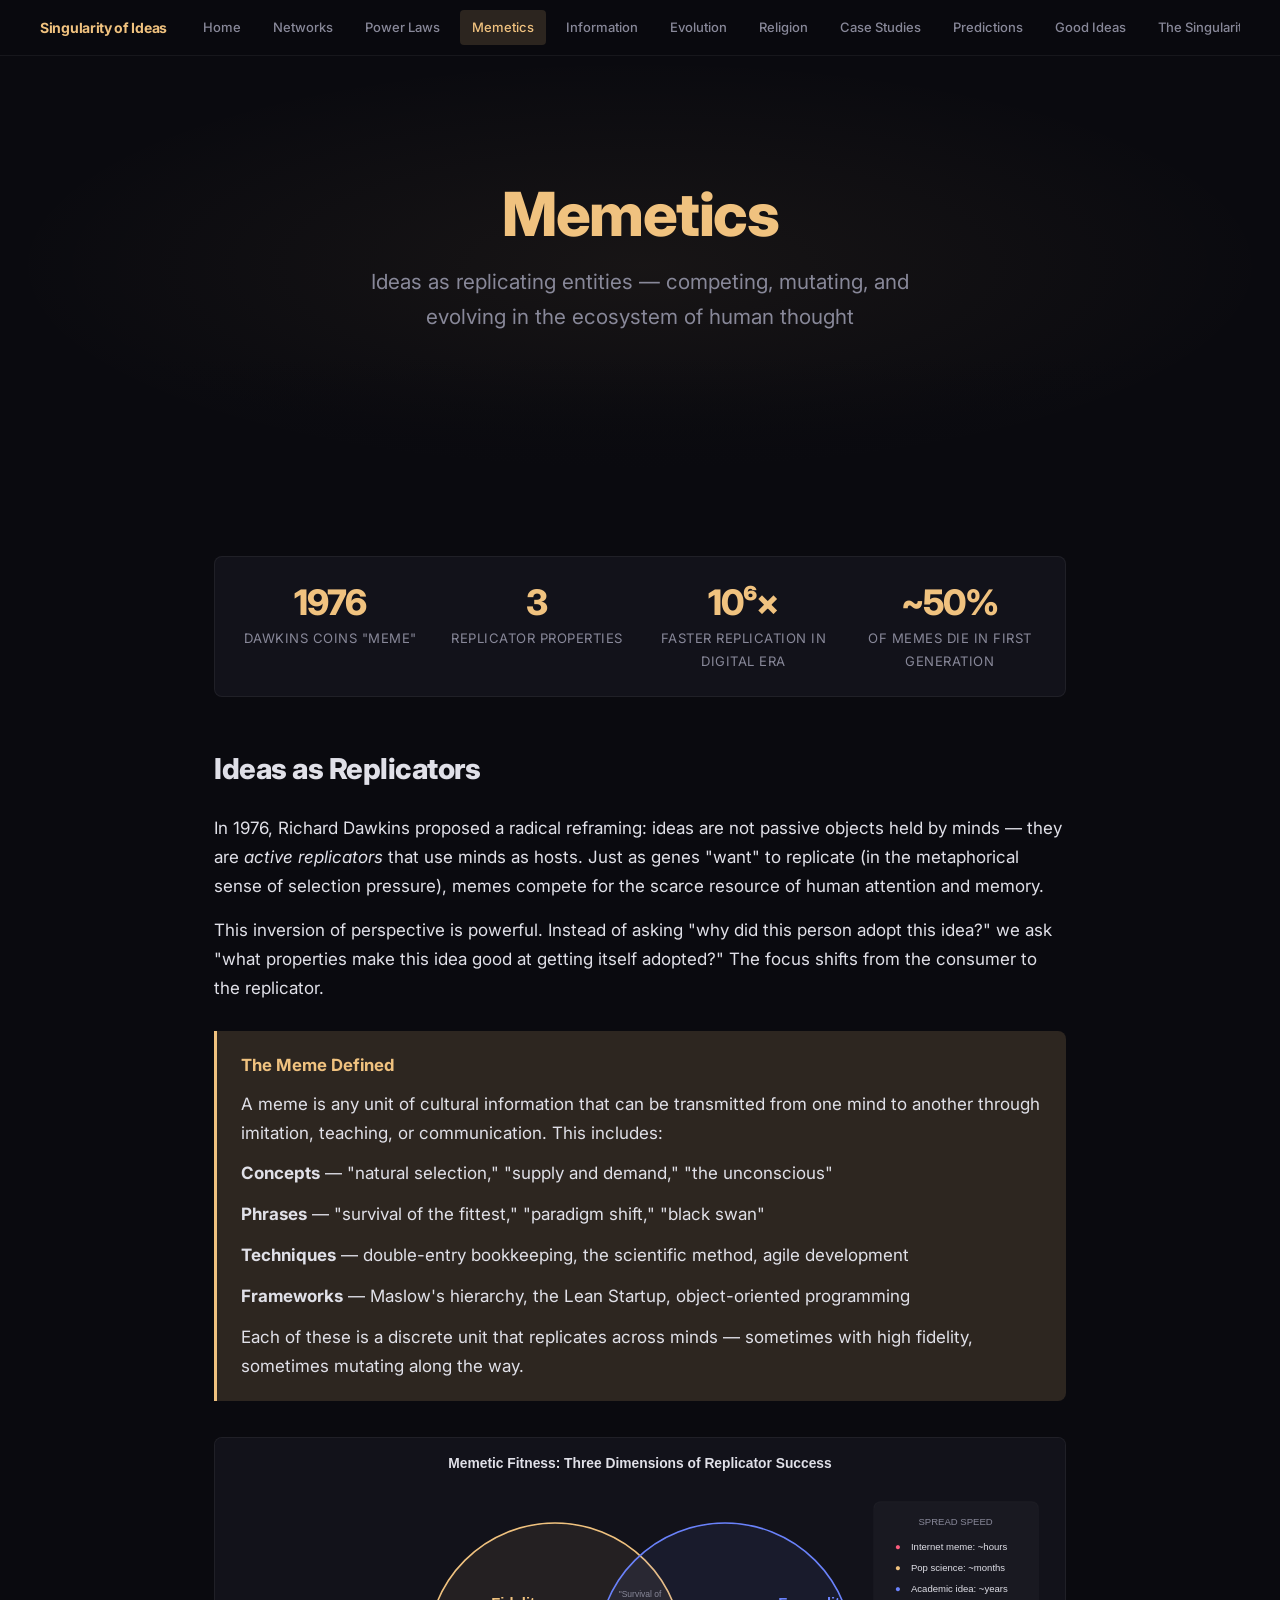
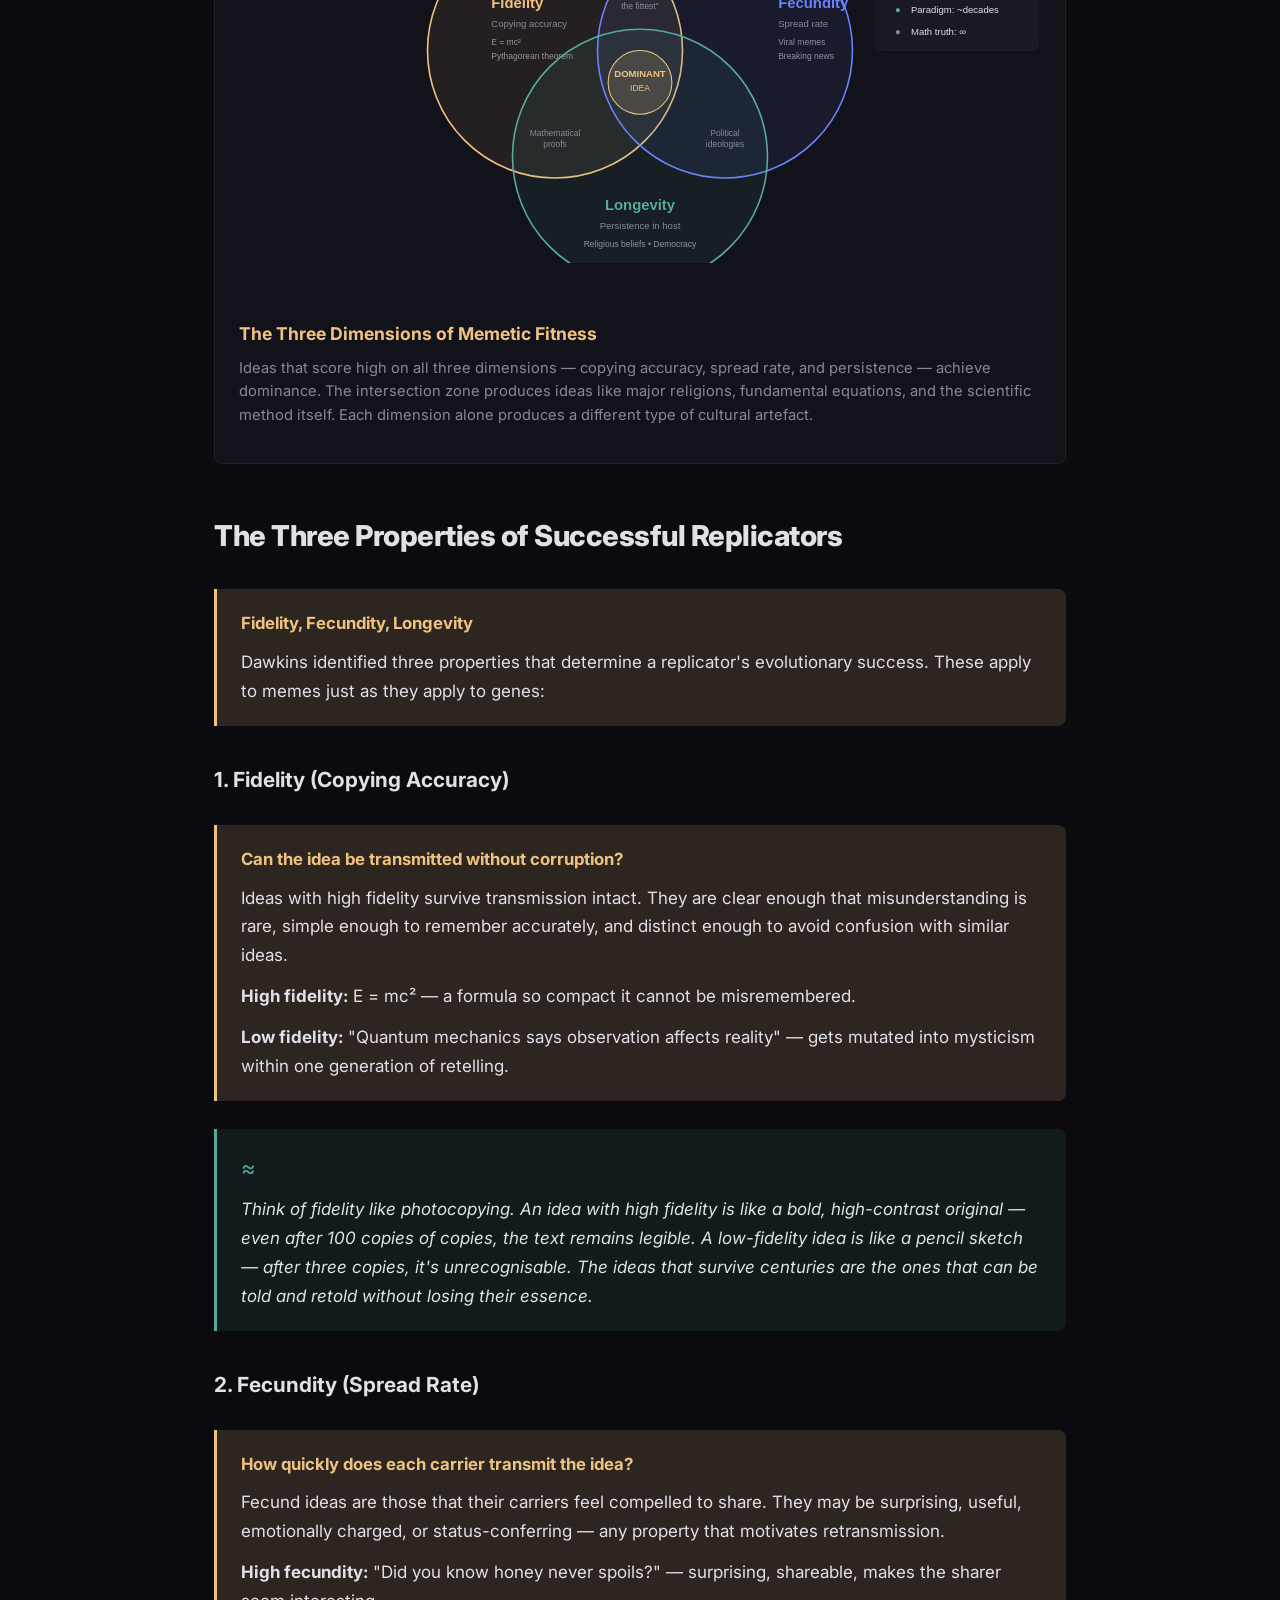
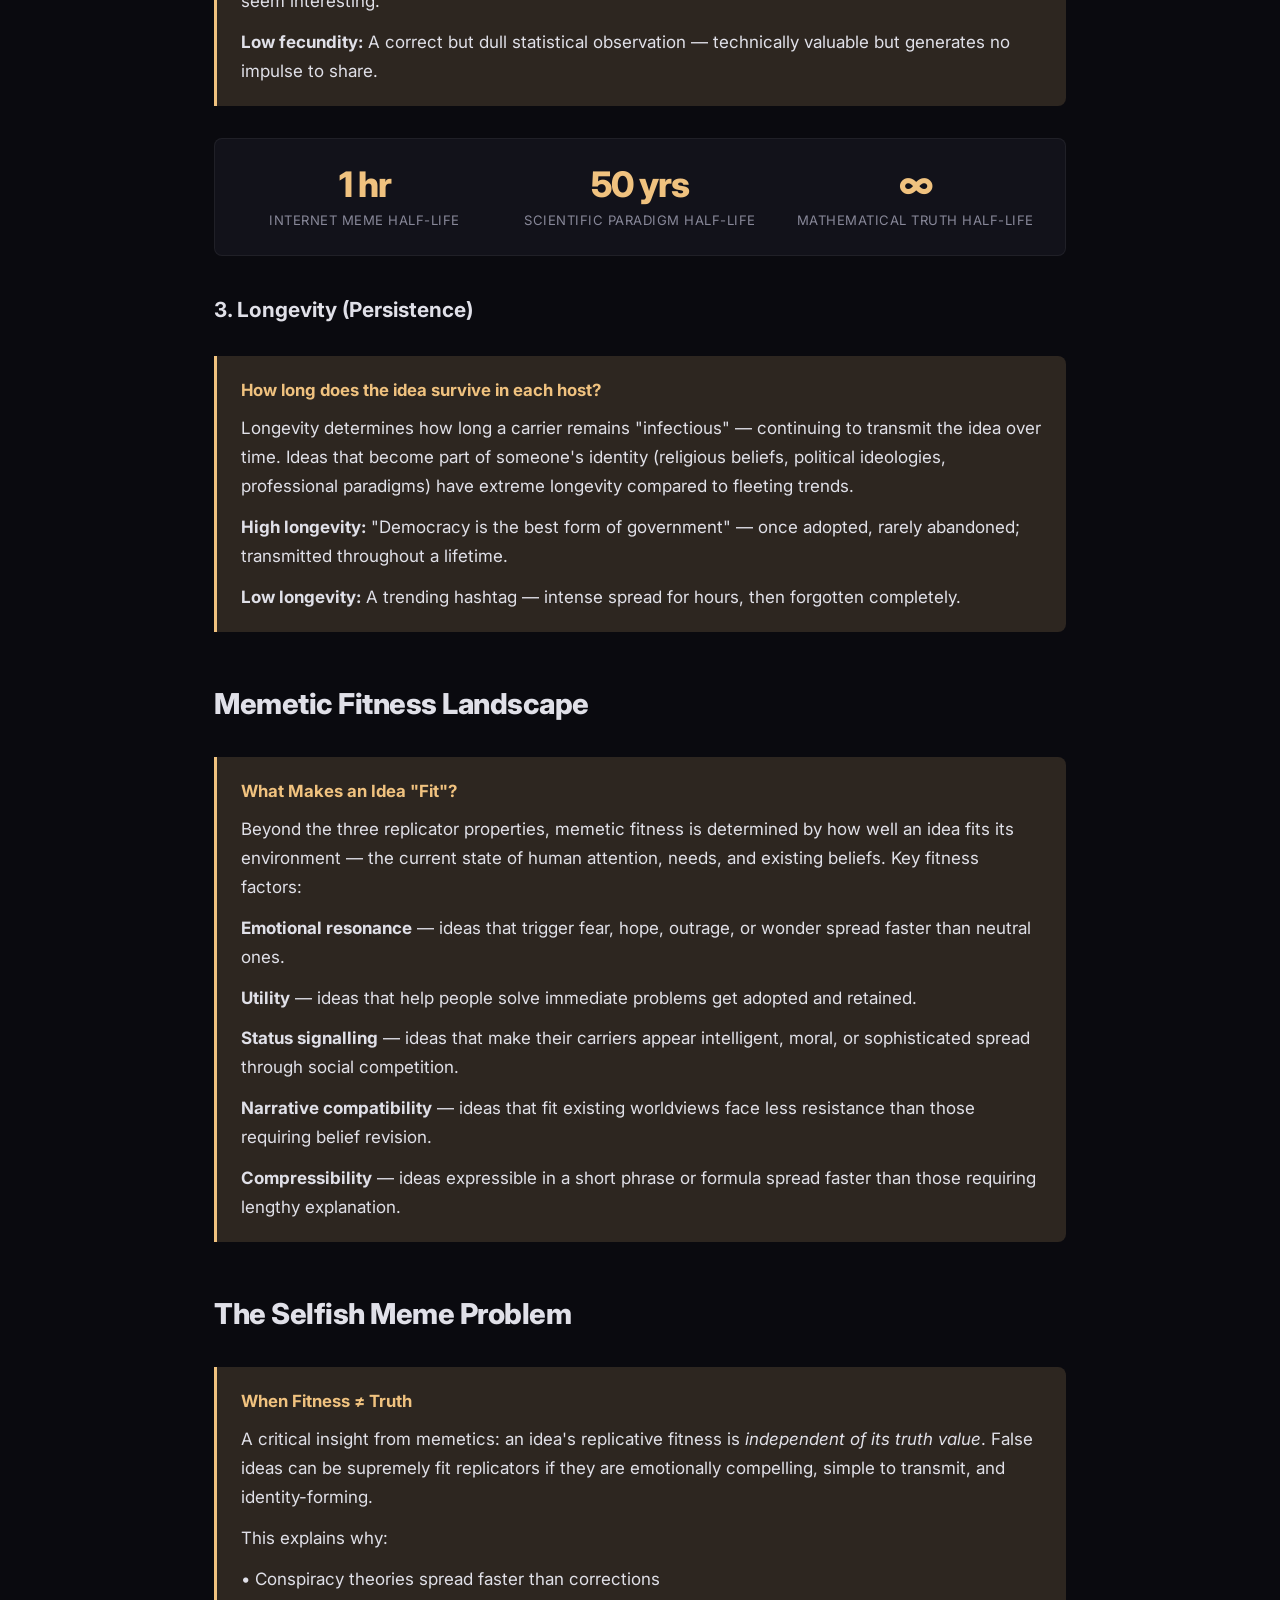
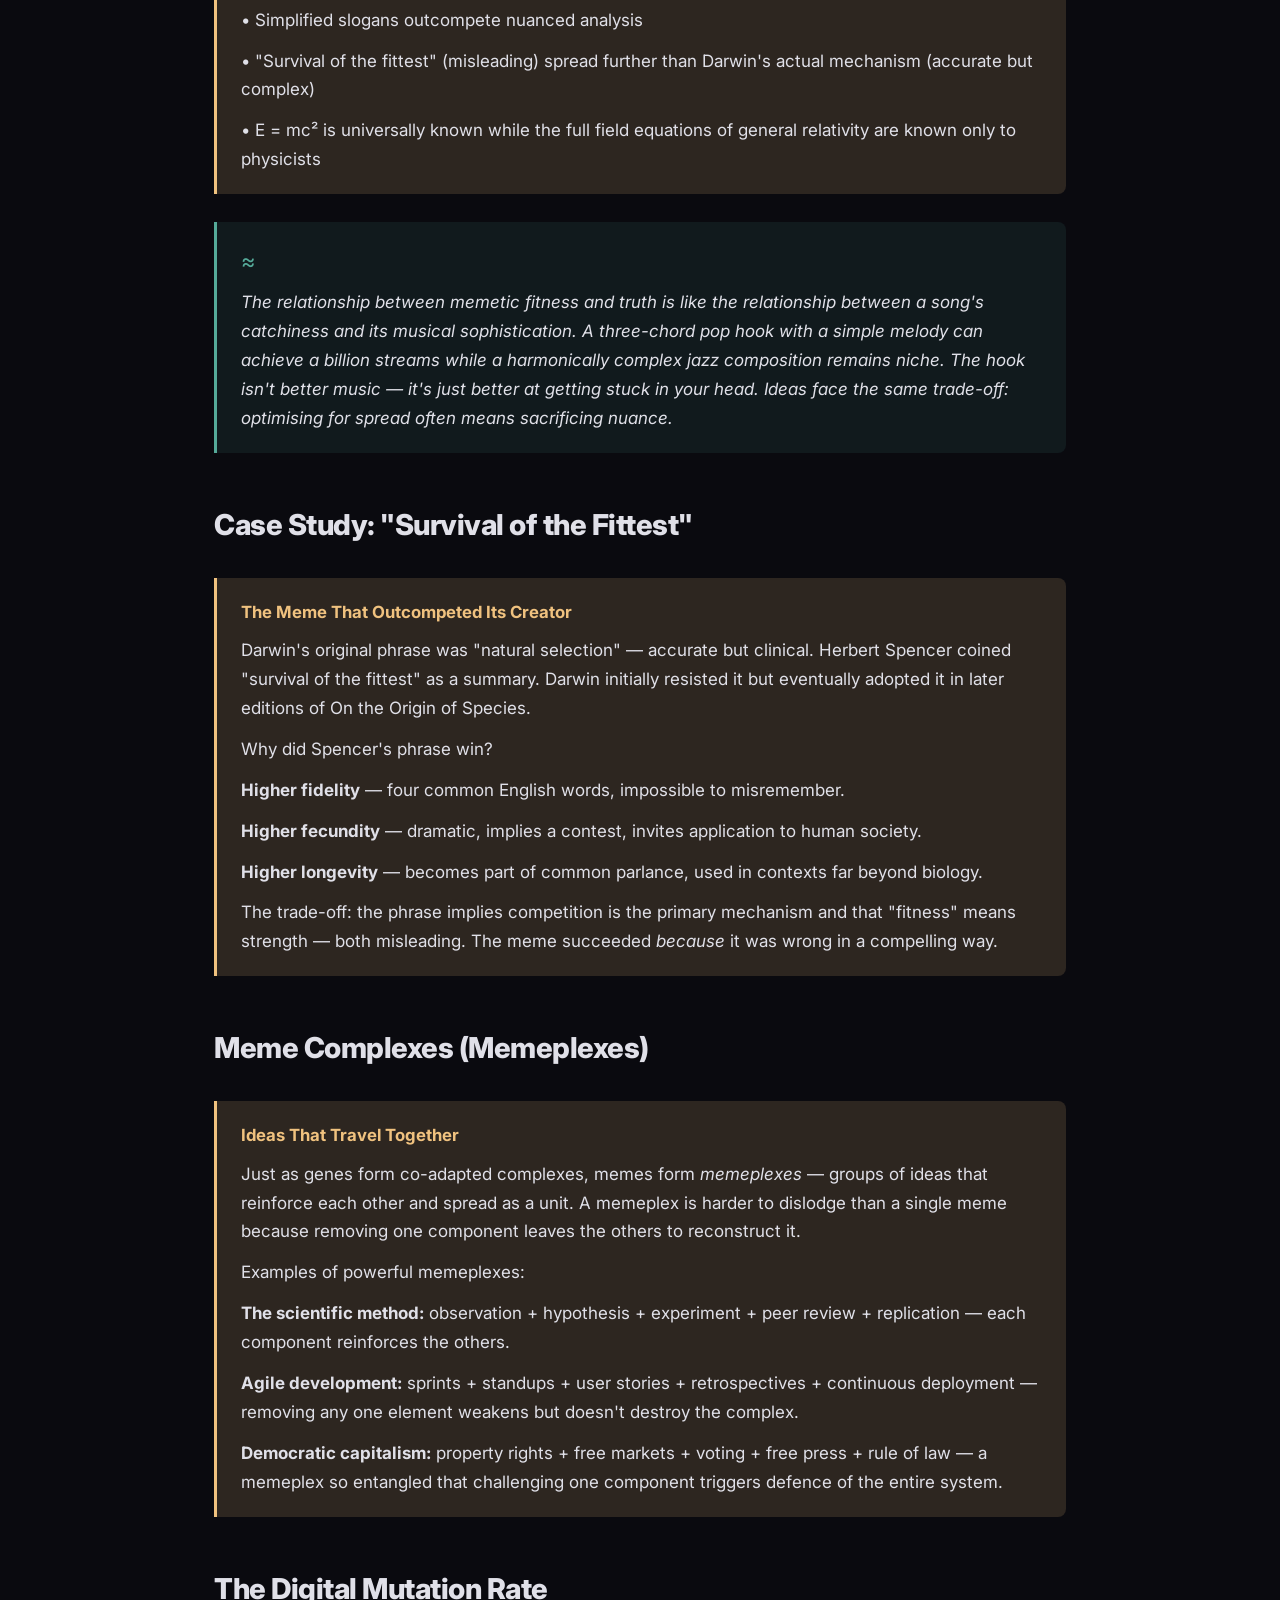
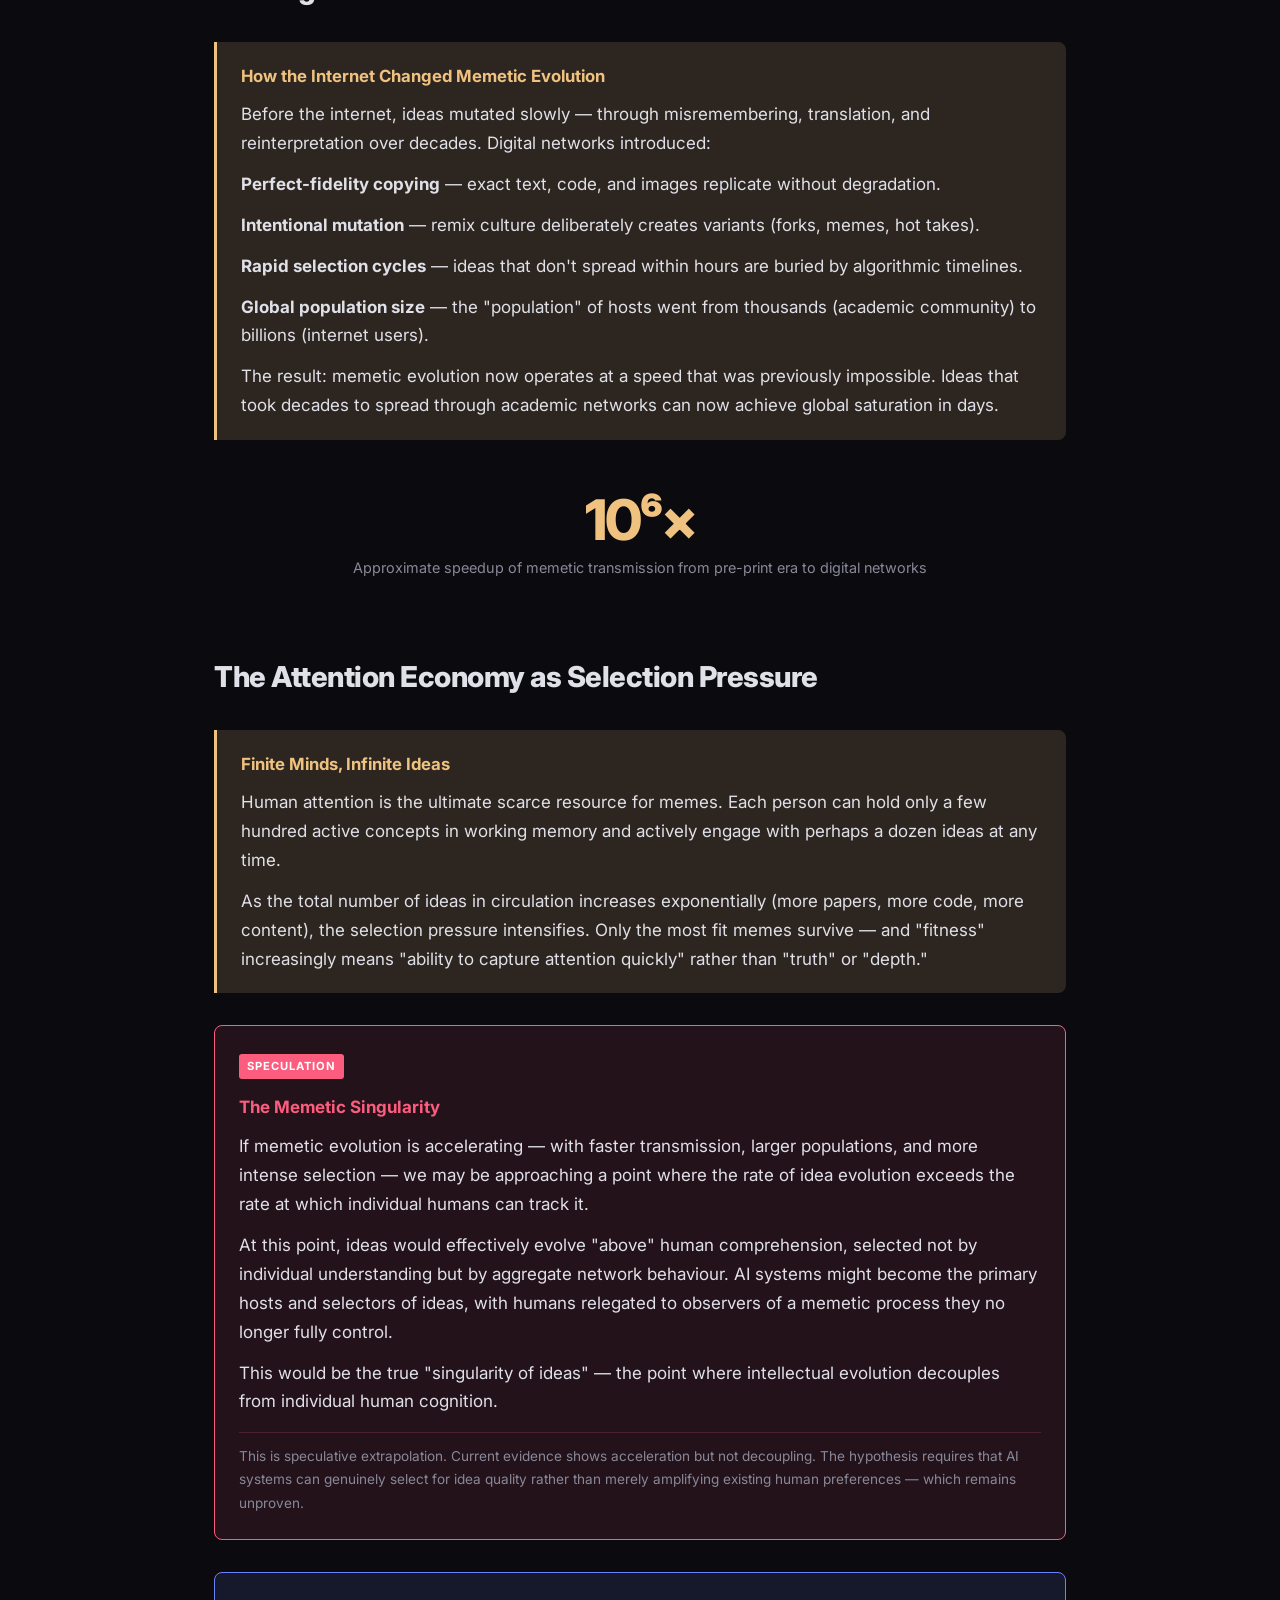
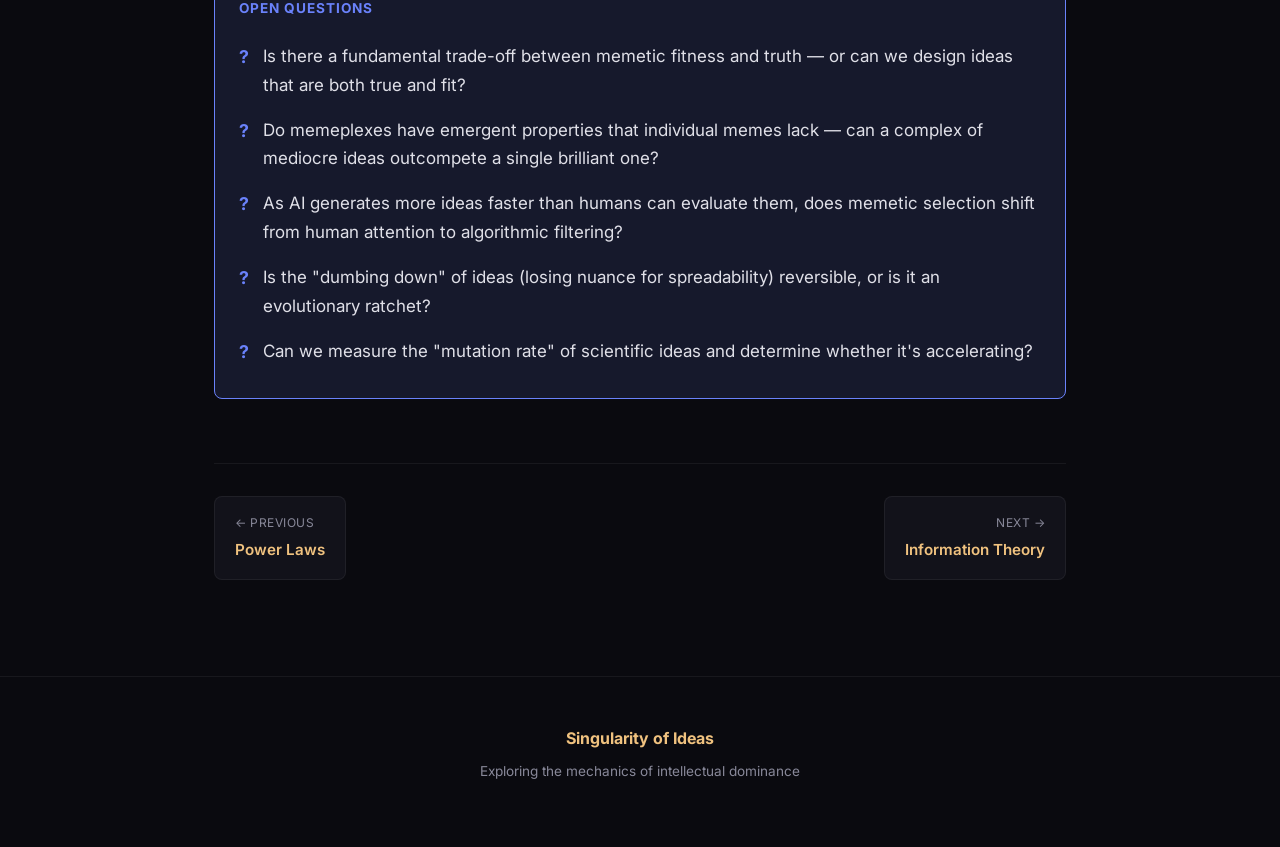
<file: memetics.html>
<!DOCTYPE html>
<html lang="en">
<head>
    <meta charset="UTF-8">
    <meta name="viewport" content="width=device-width, initial-scale=1.0">
    <title>Memetics — Singularity of Ideas</title>
    <link rel="stylesheet" href="styles.css">
    <link href="https://fonts.googleapis.com/css2?family=Inter:wght@400;500;600;700;800&family=JetBrains+Mono:wght@400;500&display=swap" rel="stylesheet">
</head>
<body>
    <nav>
        <div class="nav-inner">
            <span class="site-title">Singularity of Ideas</span>
            <a href="index.html">Home</a>
            <a href="network-theory.html">Networks</a>
            <a href="power-laws.html">Power Laws</a>
            <a href="memetics.html" class="active">Memetics</a>
            <a href="information-theory.html">Information</a>
            <a href="evolutionary-selection.html">Evolution</a>
            <a href="religion.html">Religion</a>
            <a href="case-studies.html">Case Studies</a>
            <a href="predictions.html">Predictions</a>
            <a href="what-is-a-good-idea.html">Good Ideas</a>
            <a href="the-singularity.html">The Singularity</a>
            <a href="animations.html">Interactive</a>
        </div>
    </nav>

    <div class="hero">
        <h1>Memetics</h1>
        <p class="subtitle">Ideas as replicating entities — competing, mutating, and evolving in the ecosystem of human thought</p>
    </div>

    <div class="content">
        <div class="stat-strip">
            <div class="stat">
                <div class="number">1976</div>
                <div class="label">Dawkins coins "meme"</div>
            </div>
            <div class="stat">
                <div class="number">3</div>
                <div class="label">replicator properties</div>
            </div>
            <div class="stat">
                <div class="number">10⁶×</div>
                <div class="label">faster replication in digital era</div>
            </div>
            <div class="stat">
                <div class="number">~50%</div>
                <div class="label">of memes die in first generation</div>
            </div>
        </div>

        <h2>Ideas as Replicators</h2>

        <p>In 1976, Richard Dawkins proposed a radical reframing: ideas are not passive objects held by minds — they are <em>active replicators</em> that use minds as hosts. Just as genes "want" to replicate (in the metaphorical sense of selection pressure), memes compete for the scarce resource of human attention and memory.</p>

        <p>This inversion of perspective is powerful. Instead of asking "why did this person adopt this idea?" we ask "what properties make this idea good at getting itself adopted?" The focus shifts from the consumer to the replicator.</p>

        <div class="explanation">
            <h4>The Meme Defined</h4>
            <p>A meme is any unit of cultural information that can be transmitted from one mind to another through imitation, teaching, or communication. This includes:</p>
            <p><strong>Concepts</strong> — "natural selection," "supply and demand," "the unconscious"</p>
            <p><strong>Phrases</strong> — "survival of the fittest," "paradigm shift," "black swan"</p>
            <p><strong>Techniques</strong> — double-entry bookkeeping, the scientific method, agile development</p>
            <p><strong>Frameworks</strong> — Maslow's hierarchy, the Lean Startup, object-oriented programming</p>
            <p>Each of these is a discrete unit that replicates across minds — sometimes with high fidelity, sometimes mutating along the way.</p>
        </div>

        <div class="image-card">
            <img src="img/memetic-fitness.svg" alt="Venn diagram showing three dimensions of memetic fitness: Fidelity, Fecundity, and Longevity, with dominant ideas at the intersection">
            <div class="caption">
                <h3>The Three Dimensions of Memetic Fitness</h3>
                <p>Ideas that score high on all three dimensions — copying accuracy, spread rate, and persistence — achieve dominance. The intersection zone produces ideas like major religions, fundamental equations, and the scientific method itself. Each dimension alone produces a different type of cultural artefact.</p>
            </div>
        </div>

        <h2>The Three Properties of Successful Replicators</h2>

        <div class="explanation">
            <h4>Fidelity, Fecundity, Longevity</h4>
            <p>Dawkins identified three properties that determine a replicator's evolutionary success. These apply to memes just as they apply to genes:</p>
        </div>

        <h3>1. Fidelity (Copying Accuracy)</h3>

        <div class="explanation">
            <h4>Can the idea be transmitted without corruption?</h4>
            <p>Ideas with high fidelity survive transmission intact. They are clear enough that misunderstanding is rare, simple enough to remember accurately, and distinct enough to avoid confusion with similar ideas.</p>
            <p><strong>High fidelity:</strong> E = mc² — a formula so compact it cannot be misremembered.</p>
            <p><strong>Low fidelity:</strong> "Quantum mechanics says observation affects reality" — gets mutated into mysticism within one generation of retelling.</p>
        </div>

        <div class="analogy">
            <p>Think of fidelity like photocopying. An idea with high fidelity is like a bold, high-contrast original — even after 100 copies of copies, the text remains legible. A low-fidelity idea is like a pencil sketch — after three copies, it's unrecognisable. The ideas that survive centuries are the ones that can be told and retold without losing their essence.</p>
        </div>

        <h3>2. Fecundity (Spread Rate)</h3>

        <div class="explanation">
            <h4>How quickly does each carrier transmit the idea?</h4>
            <p>Fecund ideas are those that their carriers feel compelled to share. They may be surprising, useful, emotionally charged, or status-conferring — any property that motivates retransmission.</p>
            <p><strong>High fecundity:</strong> "Did you know honey never spoils?" — surprising, shareable, makes the sharer seem interesting.</p>
            <p><strong>Low fecundity:</strong> A correct but dull statistical observation — technically valuable but generates no impulse to share.</p>
        </div>

        <div class="stat-strip">
            <div class="stat">
                <div class="number">1 hr</div>
                <div class="label">internet meme half-life</div>
            </div>
            <div class="stat">
                <div class="number">50 yrs</div>
                <div class="label">scientific paradigm half-life</div>
            </div>
            <div class="stat">
                <div class="number">∞</div>
                <div class="label">mathematical truth half-life</div>
            </div>
        </div>

        <h3>3. Longevity (Persistence)</h3>

        <div class="explanation">
            <h4>How long does the idea survive in each host?</h4>
            <p>Longevity determines how long a carrier remains "infectious" — continuing to transmit the idea over time. Ideas that become part of someone's identity (religious beliefs, political ideologies, professional paradigms) have extreme longevity compared to fleeting trends.</p>
            <p><strong>High longevity:</strong> "Democracy is the best form of government" — once adopted, rarely abandoned; transmitted throughout a lifetime.</p>
            <p><strong>Low longevity:</strong> A trending hashtag — intense spread for hours, then forgotten completely.</p>
        </div>

        <h2>Memetic Fitness Landscape</h2>

        <div class="explanation">
            <h4>What Makes an Idea "Fit"?</h4>
            <p>Beyond the three replicator properties, memetic fitness is determined by how well an idea fits its environment — the current state of human attention, needs, and existing beliefs. Key fitness factors:</p>
            <p><strong>Emotional resonance</strong> — ideas that trigger fear, hope, outrage, or wonder spread faster than neutral ones.</p>
            <p><strong>Utility</strong> — ideas that help people solve immediate problems get adopted and retained.</p>
            <p><strong>Status signalling</strong> — ideas that make their carriers appear intelligent, moral, or sophisticated spread through social competition.</p>
            <p><strong>Narrative compatibility</strong> — ideas that fit existing worldviews face less resistance than those requiring belief revision.</p>
            <p><strong>Compressibility</strong> — ideas expressible in a short phrase or formula spread faster than those requiring lengthy explanation.</p>
        </div>

        <h2>The Selfish Meme Problem</h2>

        <div class="explanation">
            <h4>When Fitness ≠ Truth</h4>
            <p>A critical insight from memetics: an idea's replicative fitness is <em>independent of its truth value</em>. False ideas can be supremely fit replicators if they are emotionally compelling, simple to transmit, and identity-forming.</p>
            <p>This explains why:</p>
            <p>• Conspiracy theories spread faster than corrections</p>
            <p>• Simplified slogans outcompete nuanced analysis</p>
            <p>• "Survival of the fittest" (misleading) spread further than Darwin's actual mechanism (accurate but complex)</p>
            <p>• E = mc² is universally known while the full field equations of general relativity are known only to physicists</p>
        </div>

        <div class="analogy">
            <p>The relationship between memetic fitness and truth is like the relationship between a song's catchiness and its musical sophistication. A three-chord pop hook with a simple melody can achieve a billion streams while a harmonically complex jazz composition remains niche. The hook isn't better music — it's just better at getting stuck in your head. Ideas face the same trade-off: optimising for spread often means sacrificing nuance.</p>
        </div>

        <h2>Case Study: "Survival of the Fittest"</h2>

        <div class="explanation">
            <h4>The Meme That Outcompeted Its Creator</h4>
            <p>Darwin's original phrase was "natural selection" — accurate but clinical. Herbert Spencer coined "survival of the fittest" as a summary. Darwin initially resisted it but eventually adopted it in later editions of On the Origin of Species.</p>
            <p>Why did Spencer's phrase win?</p>
            <p><strong>Higher fidelity</strong> — four common English words, impossible to misremember.</p>
            <p><strong>Higher fecundity</strong> — dramatic, implies a contest, invites application to human society.</p>
            <p><strong>Higher longevity</strong> — becomes part of common parlance, used in contexts far beyond biology.</p>
            <p>The trade-off: the phrase implies competition is the primary mechanism and that "fitness" means strength — both misleading. The meme succeeded <em>because</em> it was wrong in a compelling way.</p>
        </div>

        <h2>Meme Complexes (Memeplexes)</h2>

        <div class="explanation">
            <h4>Ideas That Travel Together</h4>
            <p>Just as genes form co-adapted complexes, memes form <em>memeplexes</em> — groups of ideas that reinforce each other and spread as a unit. A memeplex is harder to dislodge than a single meme because removing one component leaves the others to reconstruct it.</p>
            <p>Examples of powerful memeplexes:</p>
            <p><strong>The scientific method:</strong> observation + hypothesis + experiment + peer review + replication — each component reinforces the others.</p>
            <p><strong>Agile development:</strong> sprints + standups + user stories + retrospectives + continuous deployment — removing any one element weakens but doesn't destroy the complex.</p>
            <p><strong>Democratic capitalism:</strong> property rights + free markets + voting + free press + rule of law — a memeplex so entangled that challenging one component triggers defence of the entire system.</p>
        </div>

        <h2>The Digital Mutation Rate</h2>

        <div class="explanation">
            <h4>How the Internet Changed Memetic Evolution</h4>
            <p>Before the internet, ideas mutated slowly — through misremembering, translation, and reinterpretation over decades. Digital networks introduced:</p>
            <p><strong>Perfect-fidelity copying</strong> — exact text, code, and images replicate without degradation.</p>
            <p><strong>Intentional mutation</strong> — remix culture deliberately creates variants (forks, memes, hot takes).</p>
            <p><strong>Rapid selection cycles</strong> — ideas that don't spread within hours are buried by algorithmic timelines.</p>
            <p><strong>Global population size</strong> — the "population" of hosts went from thousands (academic community) to billions (internet users).</p>
            <p>The result: memetic evolution now operates at a speed that was previously impossible. Ideas that took decades to spread through academic networks can now achieve global saturation in days.</p>
        </div>

        <div class="big-number">
            <div class="value">10⁶×</div>
            <div class="context">Approximate speedup of memetic transmission from pre-print era to digital networks</div>
        </div>

        <h2>The Attention Economy as Selection Pressure</h2>

        <div class="explanation">
            <h4>Finite Minds, Infinite Ideas</h4>
            <p>Human attention is the ultimate scarce resource for memes. Each person can hold only a few hundred active concepts in working memory and actively engage with perhaps a dozen ideas at any time.</p>
            <p>As the total number of ideas in circulation increases exponentially (more papers, more code, more content), the selection pressure intensifies. Only the most fit memes survive — and "fitness" increasingly means "ability to capture attention quickly" rather than "truth" or "depth."</p>
        </div>

        <div class="speculation-box">
            <span class="badge">Speculation</span>
            <h4>The Memetic Singularity</h4>
            <p>If memetic evolution is accelerating — with faster transmission, larger populations, and more intense selection — we may be approaching a point where the rate of idea evolution exceeds the rate at which individual humans can track it.</p>
            <p>At this point, ideas would effectively evolve "above" human comprehension, selected not by individual understanding but by aggregate network behaviour. AI systems might become the primary hosts and selectors of ideas, with humans relegated to observers of a memetic process they no longer fully control.</p>
            <p>This would be the true "singularity of ideas" — the point where intellectual evolution decouples from individual human cognition.</p>
            <p class="caveat">This is speculative extrapolation. Current evidence shows acceleration but not decoupling. The hypothesis requires that AI systems can genuinely select for idea quality rather than merely amplifying existing human preferences — which remains unproven.</p>
        </div>

        <div class="question-box">
            <h4>Open Questions</h4>
            <ul>
                <li>Is there a fundamental trade-off between memetic fitness and truth — or can we design ideas that are both true and fit?</li>
                <li>Do memeplexes have emergent properties that individual memes lack — can a complex of mediocre ideas outcompete a single brilliant one?</li>
                <li>As AI generates more ideas faster than humans can evaluate them, does memetic selection shift from human attention to algorithmic filtering?</li>
                <li>Is the "dumbing down" of ideas (losing nuance for spreadability) reversible, or is it an evolutionary ratchet?</li>
                <li>Can we measure the "mutation rate" of scientific ideas and determine whether it's accelerating?</li>
            </ul>
        </div>

        <div class="page-nav">
            <a href="power-laws.html">
                <span class="direction">← Previous</span>
                <span class="title">Power Laws</span>
            </a>
            <a href="information-theory.html" class="next">
                <span class="direction">Next →</span>
                <span class="title">Information Theory</span>
            </a>
        </div>
    </div>

    <footer>
        <div class="footer-title">Singularity of Ideas</div>
        <p>Exploring the mechanics of intellectual dominance</p>
    </footer>
</body>
</html>
</file>
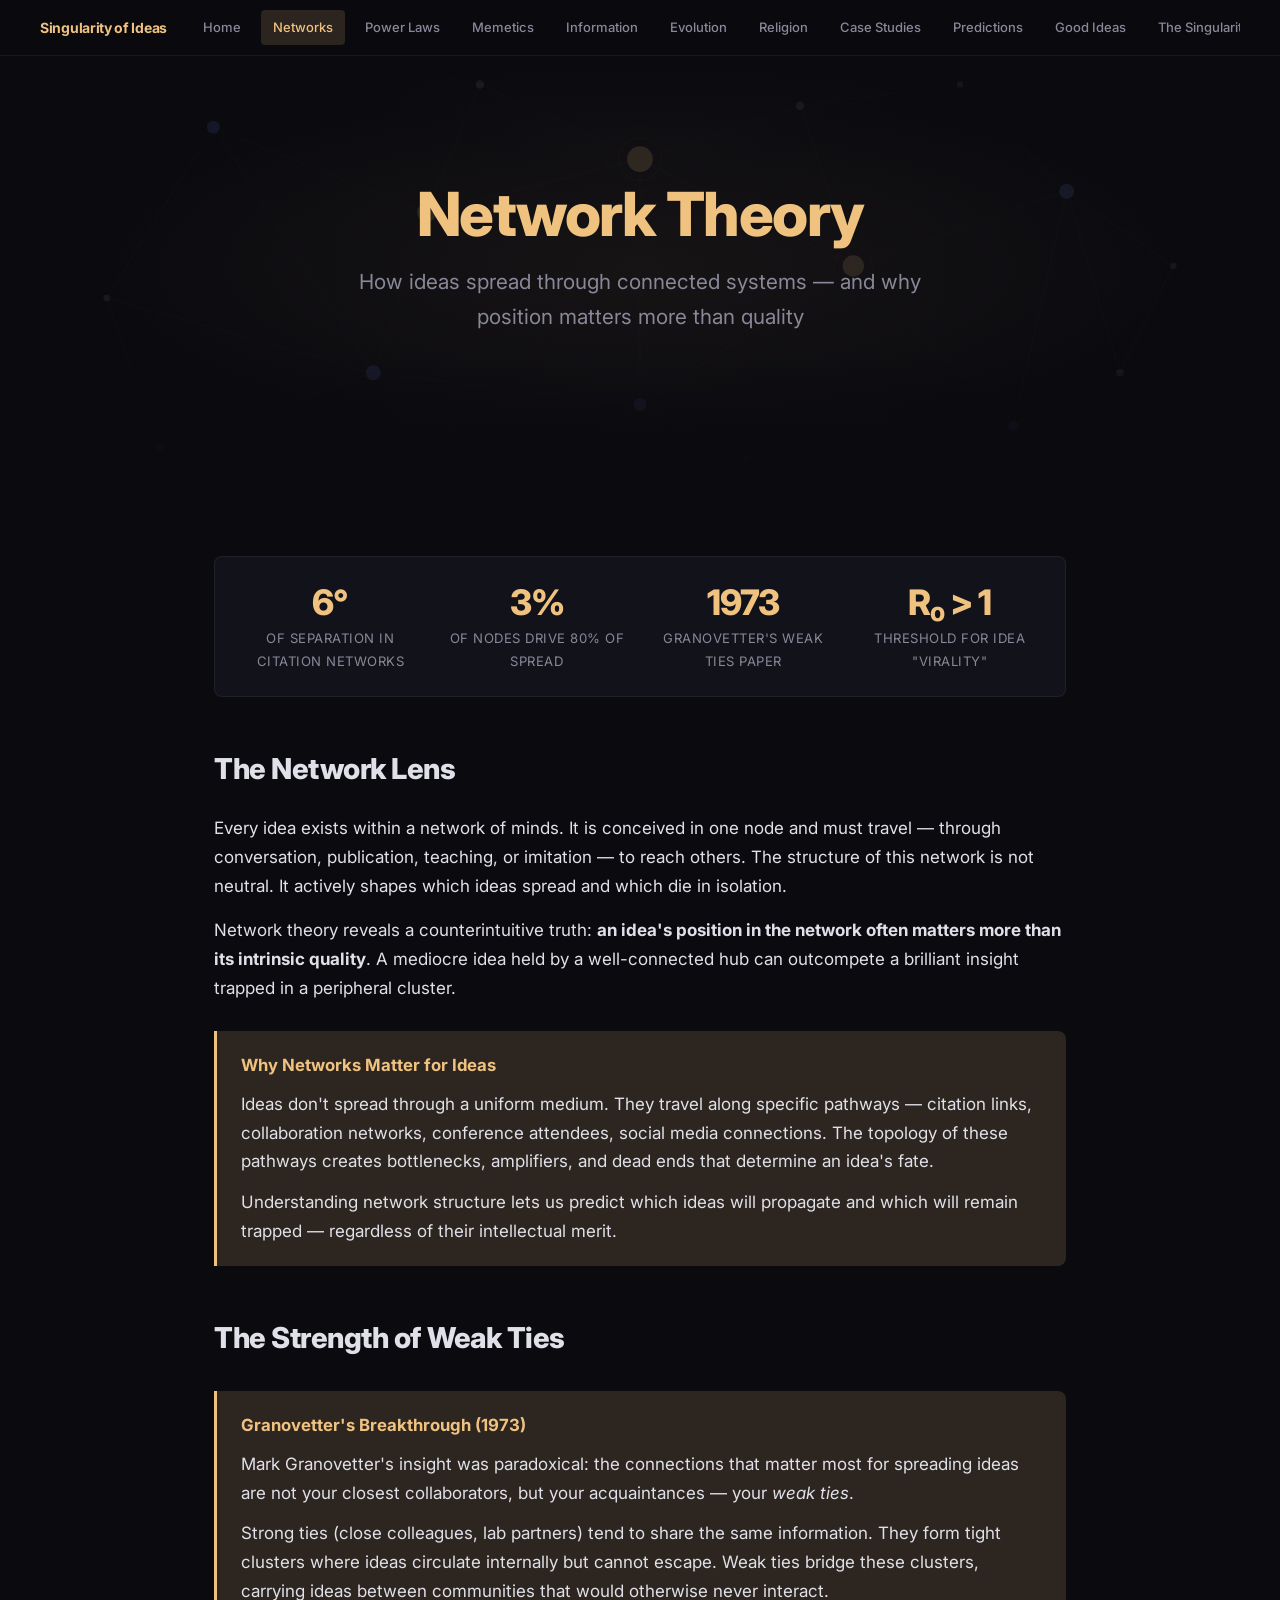
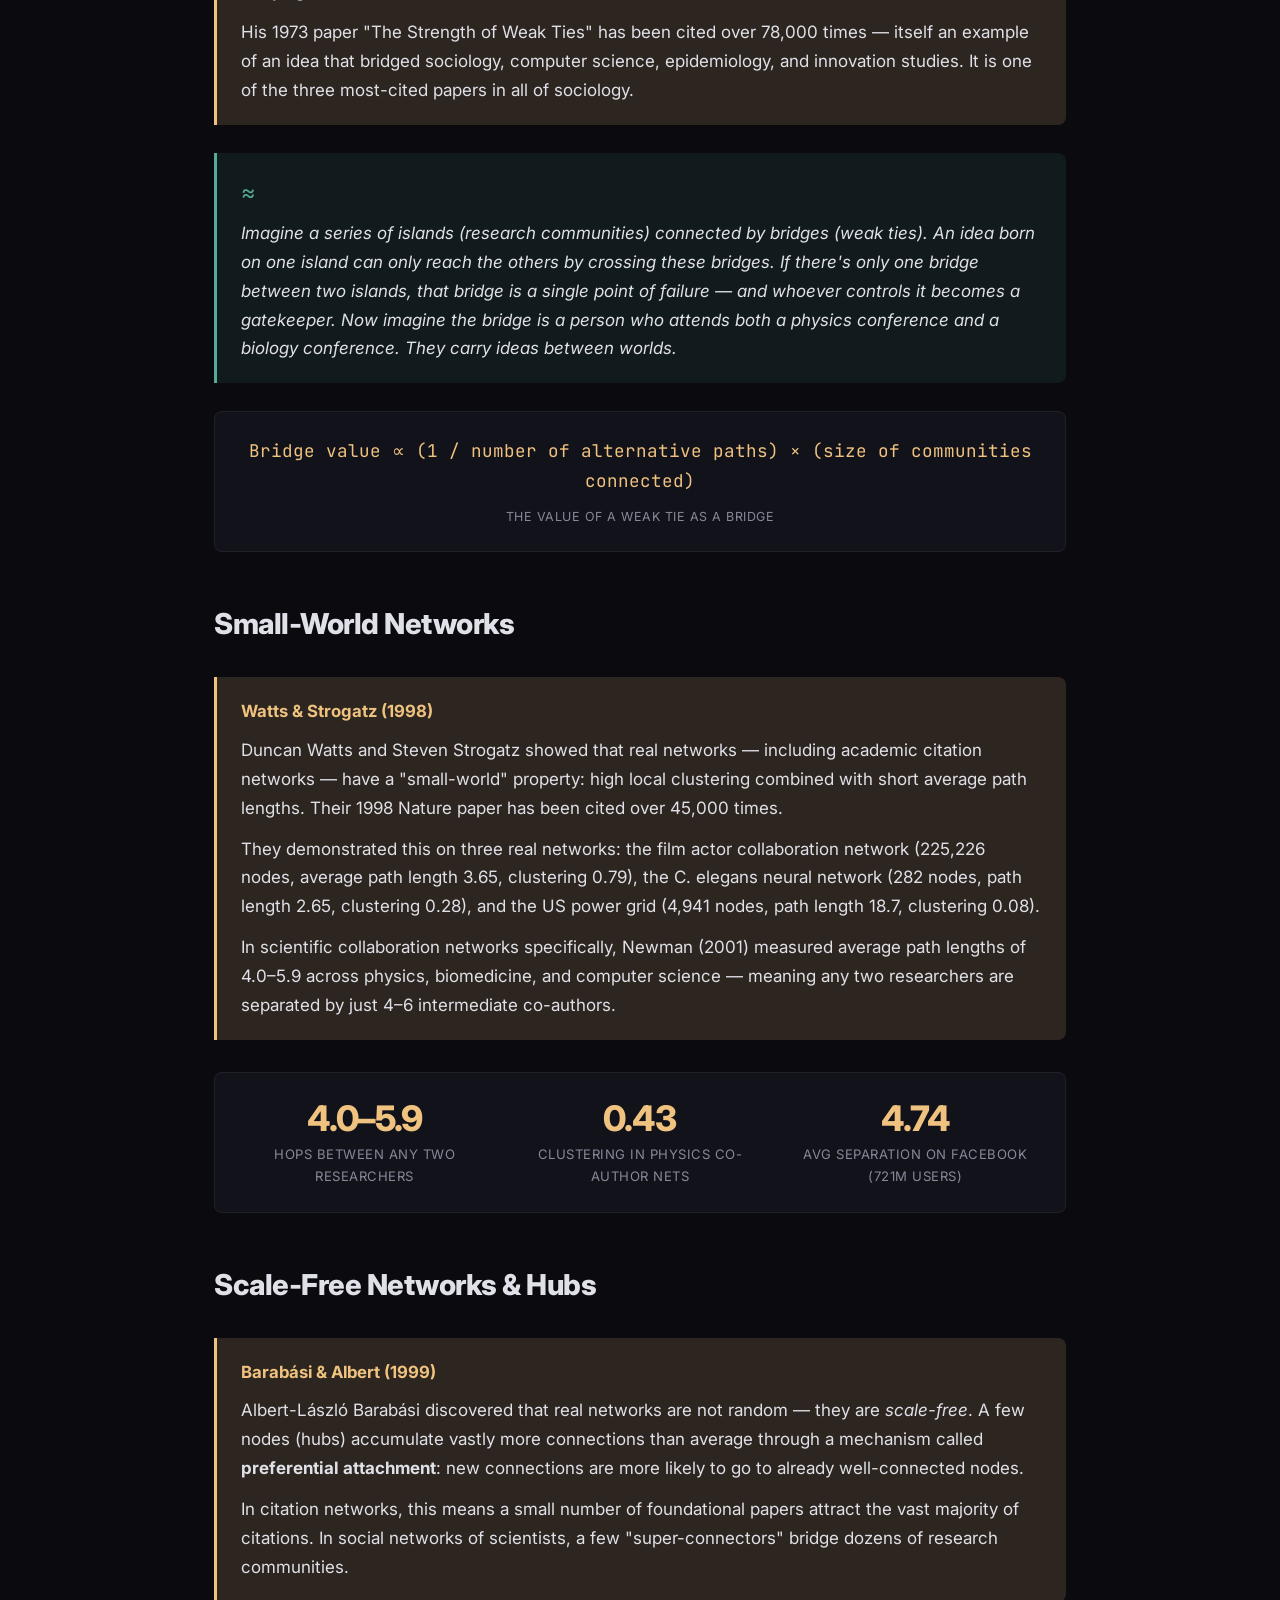
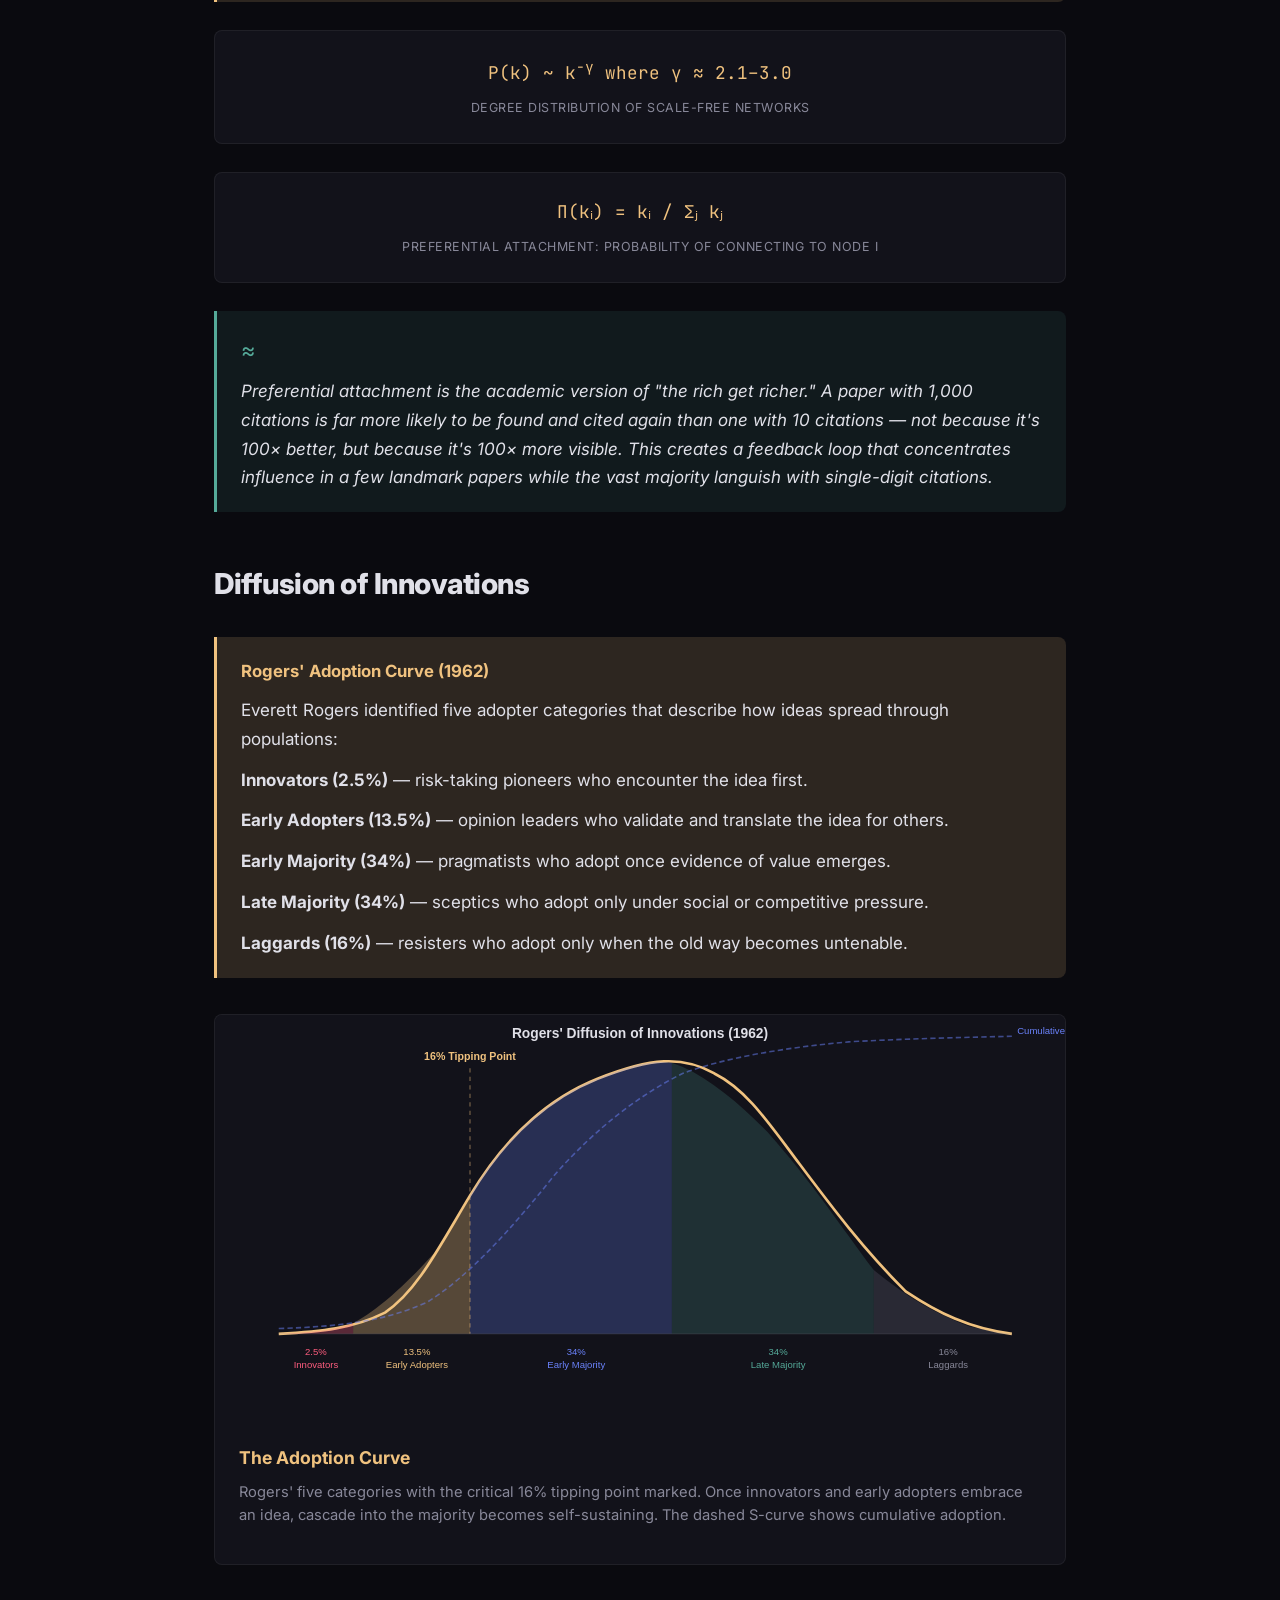
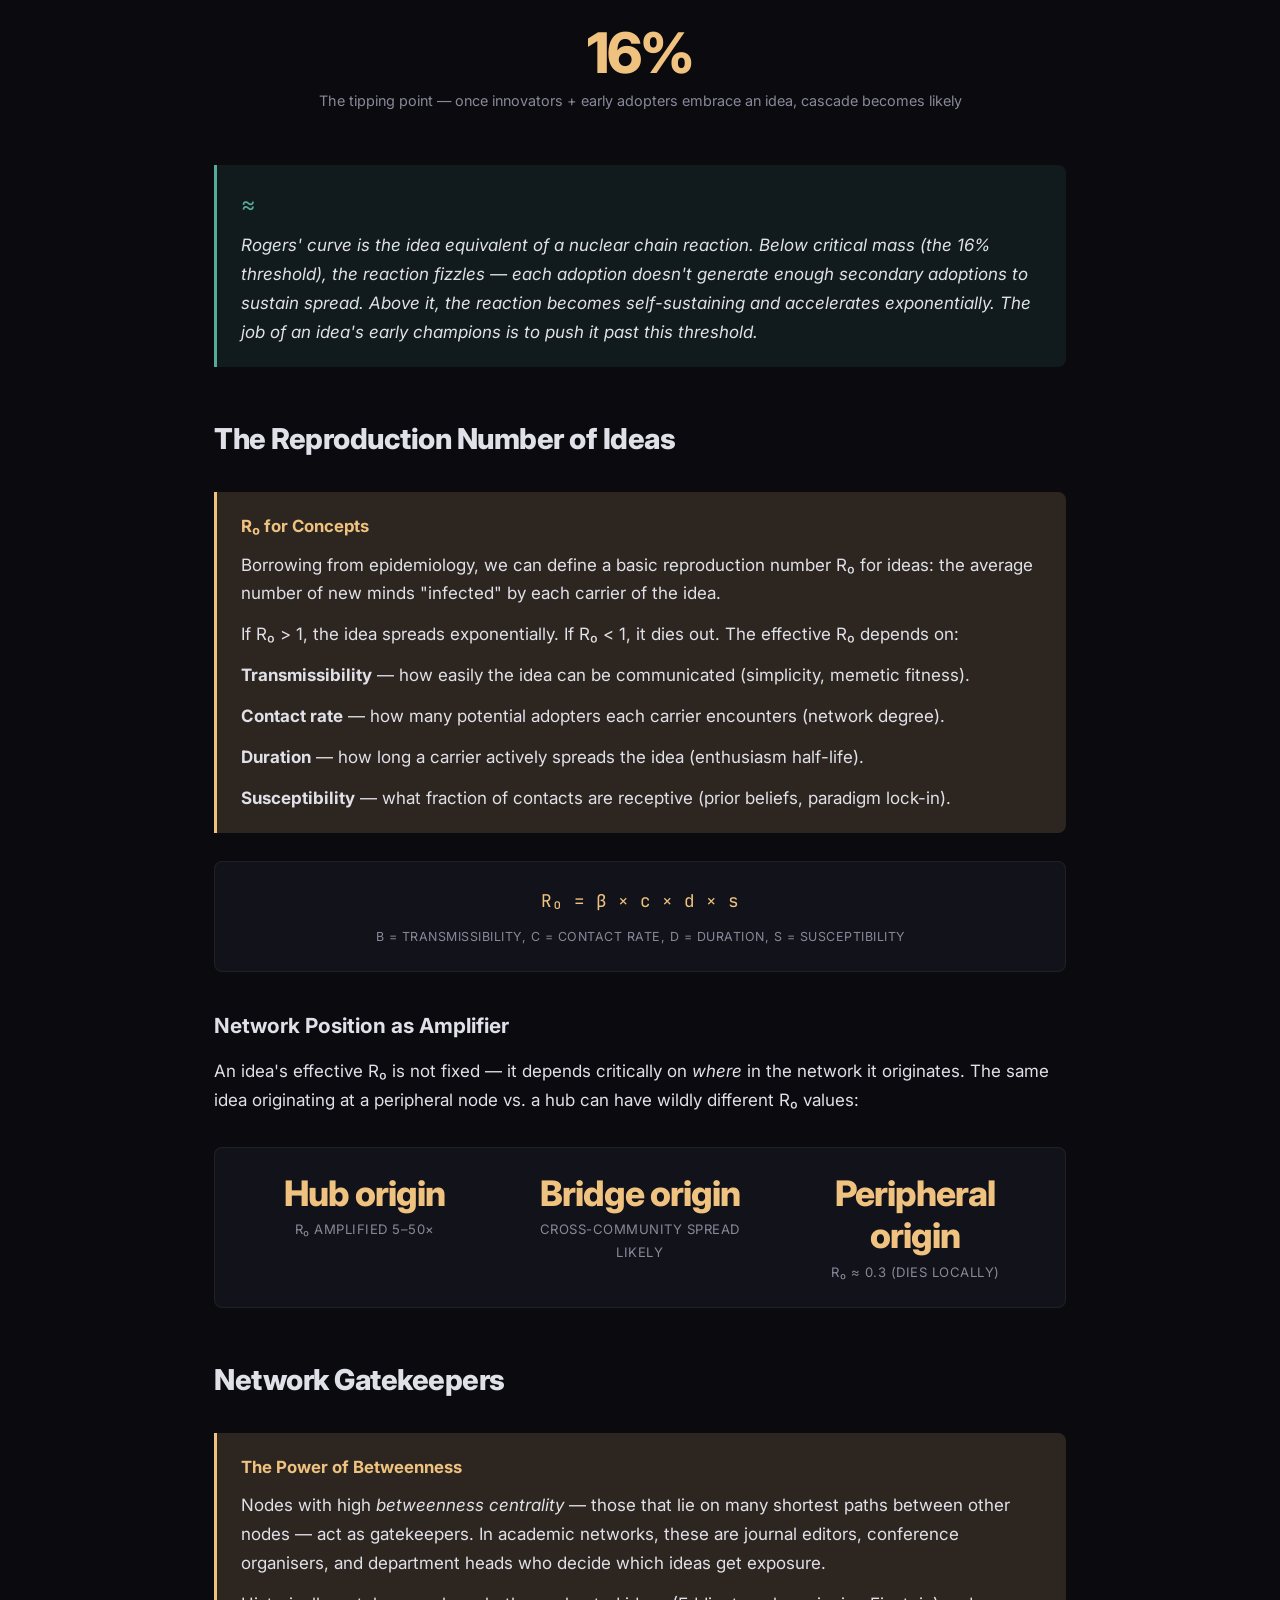
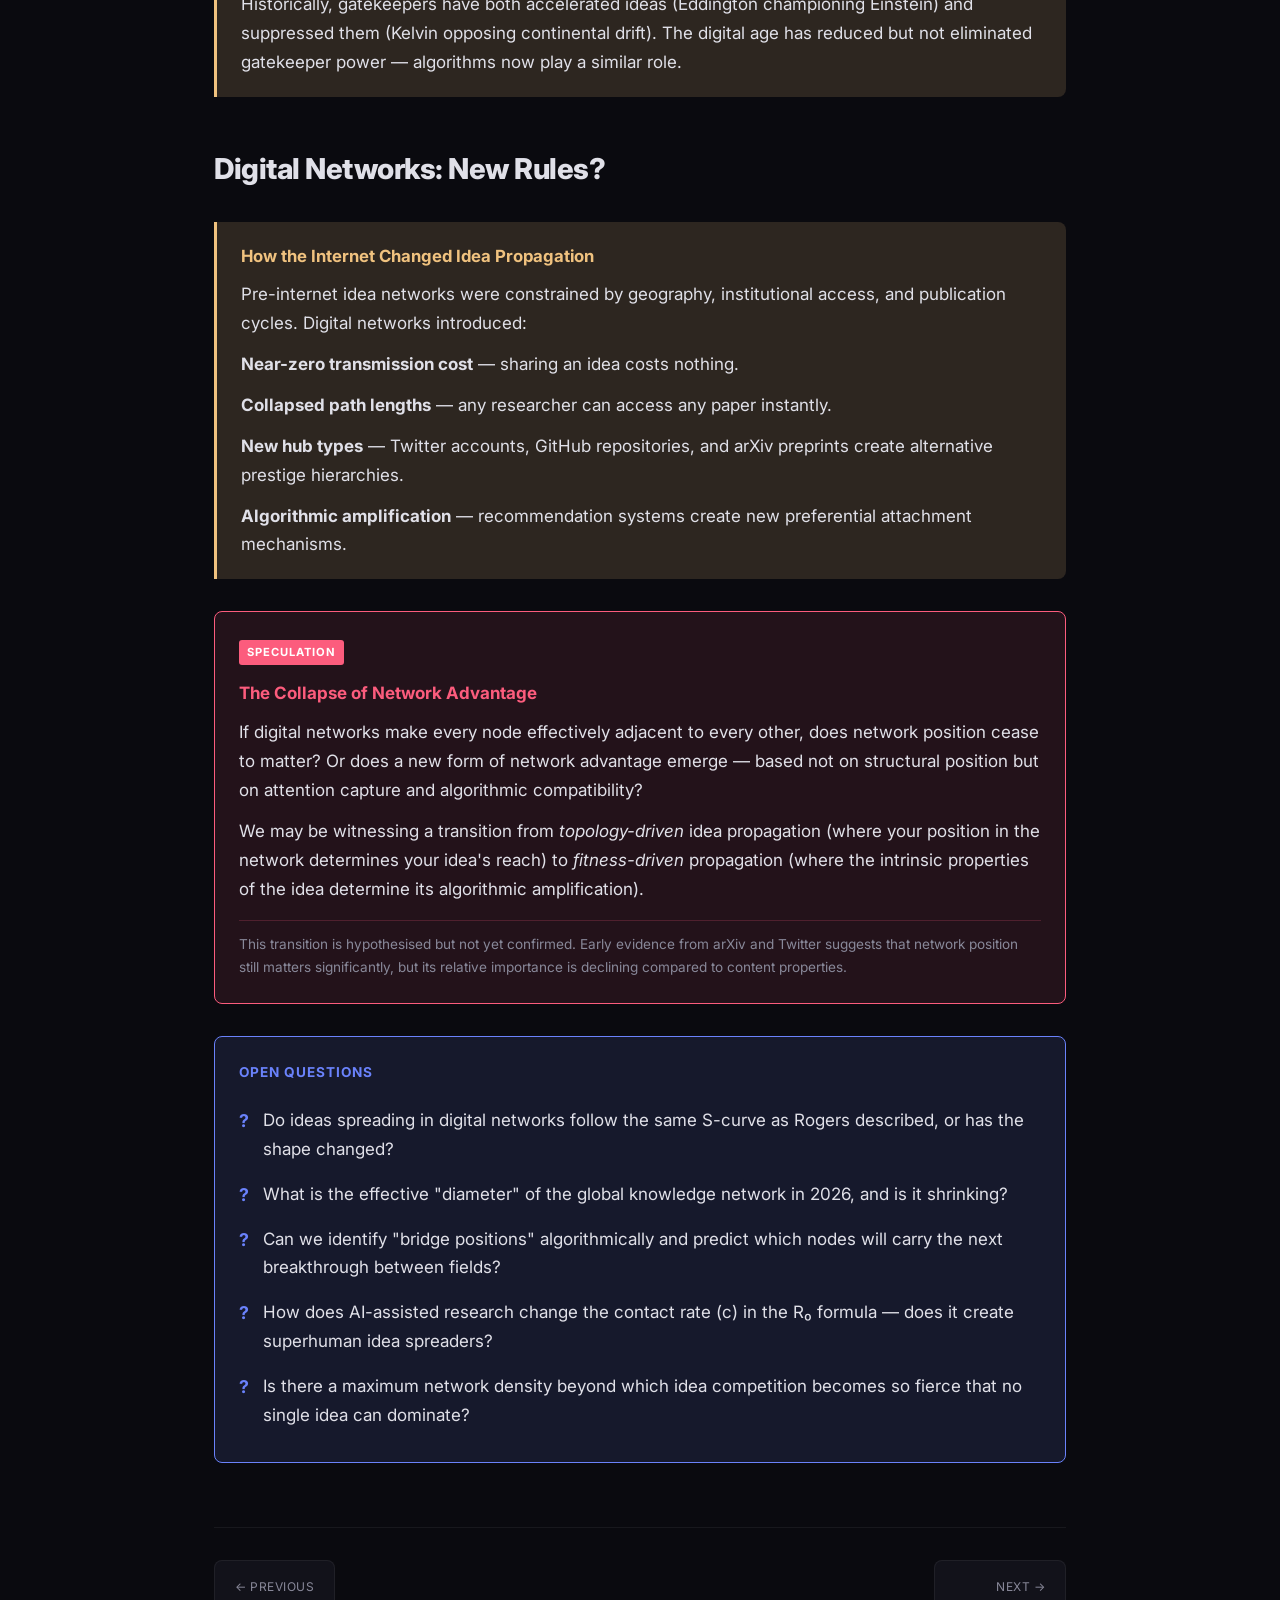
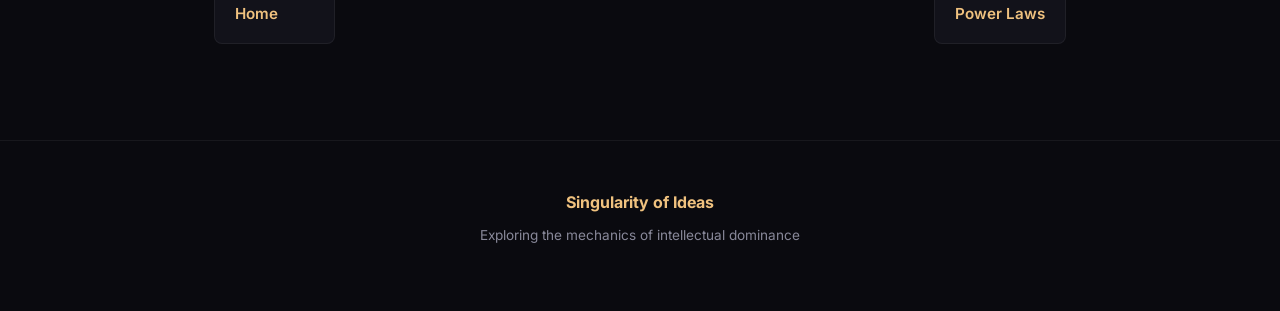
<file: network-theory.html>
<!DOCTYPE html>
<html lang="en">
<head>
    <meta charset="UTF-8">
    <meta name="viewport" content="width=device-width, initial-scale=1.0">
    <title>Network Theory — Singularity of Ideas</title>
    <link rel="stylesheet" href="styles.css">
    <link href="https://fonts.googleapis.com/css2?family=Inter:wght@400;500;600;700;800&family=JetBrains+Mono:wght@400;500&display=swap" rel="stylesheet">
</head>
<body>
    <nav>
        <div class="nav-inner">
            <span class="site-title">Singularity of Ideas</span>
            <a href="index.html">Home</a>
            <a href="network-theory.html" class="active">Networks</a>
            <a href="power-laws.html">Power Laws</a>
            <a href="memetics.html">Memetics</a>
            <a href="information-theory.html">Information</a>
            <a href="evolutionary-selection.html">Evolution</a>
            <a href="religion.html">Religion</a>
            <a href="case-studies.html">Case Studies</a>
            <a href="predictions.html">Predictions</a>
            <a href="what-is-a-good-idea.html">Good Ideas</a>
            <a href="the-singularity.html">The Singularity</a>
            <a href="animations.html">Interactive</a>
        </div>
    </nav>

    <div class="hero">
        <img src="img/hero-network.svg" alt="" class="hero-bg">
        <h1>Network Theory</h1>
        <p class="subtitle">How ideas spread through connected systems — and why position matters more than quality</p>
    </div>

    <div class="content">
        <div class="stat-strip">
            <div class="stat">
                <div class="number">6°</div>
                <div class="label">of separation in citation networks</div>
            </div>
            <div class="stat">
                <div class="number">3%</div>
                <div class="label">of nodes drive 80% of spread</div>
            </div>
            <div class="stat">
                <div class="number">1973</div>
                <div class="label">Granovetter's weak ties paper</div>
            </div>
            <div class="stat">
                <div class="number">R₀ > 1</div>
                <div class="label">threshold for idea "virality"</div>
            </div>
        </div>

        <h2>The Network Lens</h2>

        <p>Every idea exists within a network of minds. It is conceived in one node and must travel — through conversation, publication, teaching, or imitation — to reach others. The structure of this network is not neutral. It actively shapes which ideas spread and which die in isolation.</p>

        <p>Network theory reveals a counterintuitive truth: <strong>an idea's position in the network often matters more than its intrinsic quality</strong>. A mediocre idea held by a well-connected hub can outcompete a brilliant insight trapped in a peripheral cluster.</p>

        <div class="explanation">
            <h4>Why Networks Matter for Ideas</h4>
            <p>Ideas don't spread through a uniform medium. They travel along specific pathways — citation links, collaboration networks, conference attendees, social media connections. The topology of these pathways creates bottlenecks, amplifiers, and dead ends that determine an idea's fate.</p>
            <p>Understanding network structure lets us predict which ideas will propagate and which will remain trapped — regardless of their intellectual merit.</p>
        </div>

        <h2>The Strength of Weak Ties</h2>

        <div class="explanation">
            <h4>Granovetter's Breakthrough (1973)</h4>
            <p>Mark Granovetter's insight was paradoxical: the connections that matter most for spreading ideas are not your closest collaborators, but your acquaintances — your <em>weak ties</em>.</p>
            <p>Strong ties (close colleagues, lab partners) tend to share the same information. They form tight clusters where ideas circulate internally but cannot escape. Weak ties bridge these clusters, carrying ideas between communities that would otherwise never interact.</p>
            <p>His 1973 paper "The Strength of Weak Ties" has been cited over 78,000 times — itself an example of an idea that bridged sociology, computer science, epidemiology, and innovation studies. It is one of the three most-cited papers in all of sociology.</p>
        </div>

        <div class="analogy">
            <p>Imagine a series of islands (research communities) connected by bridges (weak ties). An idea born on one island can only reach the others by crossing these bridges. If there's only one bridge between two islands, that bridge is a single point of failure — and whoever controls it becomes a gatekeeper. Now imagine the bridge is a person who attends both a physics conference and a biology conference. They carry ideas between worlds.</p>
        </div>

        <div class="formula">
            Bridge value ∝ (1 / number of alternative paths) × (size of communities connected)
            <span class="label">The value of a weak tie as a bridge</span>
        </div>

        <h2>Small-World Networks</h2>

        <div class="explanation">
            <h4>Watts & Strogatz (1998)</h4>
            <p>Duncan Watts and Steven Strogatz showed that real networks — including academic citation networks — have a "small-world" property: high local clustering combined with short average path lengths. Their 1998 Nature paper has been cited over 45,000 times.</p>
            <p>They demonstrated this on three real networks: the film actor collaboration network (225,226 nodes, average path length 3.65, clustering 0.79), the C. elegans neural network (282 nodes, path length 2.65, clustering 0.28), and the US power grid (4,941 nodes, path length 18.7, clustering 0.08).</p>
            <p>In scientific collaboration networks specifically, Newman (2001) measured average path lengths of 4.0–5.9 across physics, biomedicine, and computer science — meaning any two researchers are separated by just 4–6 intermediate co-authors.</p>
        </div>

        <div class="stat-strip">
            <div class="stat">
                <div class="number">4.0–5.9</div>
                <div class="label">hops between any two researchers</div>
            </div>
            <div class="stat">
                <div class="number">0.43</div>
                <div class="label">clustering in physics co-author nets</div>
            </div>
            <div class="stat">
                <div class="number">4.74</div>
                <div class="label">avg separation on Facebook (721M users)</div>
            </div>
        </div>

        <h2>Scale-Free Networks & Hubs</h2>

        <div class="explanation">
            <h4>Barabási & Albert (1999)</h4>
            <p>Albert-László Barabási discovered that real networks are not random — they are <em>scale-free</em>. A few nodes (hubs) accumulate vastly more connections than average through a mechanism called <strong>preferential attachment</strong>: new connections are more likely to go to already well-connected nodes.</p>
            <p>In citation networks, this means a small number of foundational papers attract the vast majority of citations. In social networks of scientists, a few "super-connectors" bridge dozens of research communities.</p>
        </div>

        <div class="formula">
            P(k) ~ k<sup>−γ</sup> where γ ≈ 2.1–3.0
            <span class="label">Degree distribution of scale-free networks</span>
        </div>

        <div class="formula">
            Π(kᵢ) = kᵢ / Σⱼ kⱼ
            <span class="label">Preferential attachment: probability of connecting to node i</span>
        </div>

        <div class="analogy">
            <p>Preferential attachment is the academic version of "the rich get richer." A paper with 1,000 citations is far more likely to be found and cited again than one with 10 citations — not because it's 100× better, but because it's 100× more visible. This creates a feedback loop that concentrates influence in a few landmark papers while the vast majority languish with single-digit citations.</p>
        </div>

        <h2>Diffusion of Innovations</h2>

        <div class="explanation">
            <h4>Rogers' Adoption Curve (1962)</h4>
            <p>Everett Rogers identified five adopter categories that describe how ideas spread through populations:</p>
            <p><strong>Innovators (2.5%)</strong> — risk-taking pioneers who encounter the idea first.</p>
            <p><strong>Early Adopters (13.5%)</strong> — opinion leaders who validate and translate the idea for others.</p>
            <p><strong>Early Majority (34%)</strong> — pragmatists who adopt once evidence of value emerges.</p>
            <p><strong>Late Majority (34%)</strong> — sceptics who adopt only under social or competitive pressure.</p>
            <p><strong>Laggards (16%)</strong> — resisters who adopt only when the old way becomes untenable.</p>
        </div>

        <div class="image-card">
            <img src="img/rogers-curve.svg" alt="Rogers' Diffusion of Innovations adoption curve showing innovators, early adopters, early majority, late majority, and laggards with tipping point at 16%">
            <div class="caption">
                <h3>The Adoption Curve</h3>
                <p>Rogers' five categories with the critical 16% tipping point marked. Once innovators and early adopters embrace an idea, cascade into the majority becomes self-sustaining. The dashed S-curve shows cumulative adoption.</p>
            </div>
        </div>

        <div class="big-number">
            <div class="value">16%</div>
            <div class="context">The tipping point — once innovators + early adopters embrace an idea, cascade becomes likely</div>
        </div>

        <div class="analogy">
            <p>Rogers' curve is the idea equivalent of a nuclear chain reaction. Below critical mass (the 16% threshold), the reaction fizzles — each adoption doesn't generate enough secondary adoptions to sustain spread. Above it, the reaction becomes self-sustaining and accelerates exponentially. The job of an idea's early champions is to push it past this threshold.</p>
        </div>

        <h2>The Reproduction Number of Ideas</h2>

        <div class="explanation">
            <h4>R₀ for Concepts</h4>
            <p>Borrowing from epidemiology, we can define a basic reproduction number R₀ for ideas: the average number of new minds "infected" by each carrier of the idea.</p>
            <p>If R₀ > 1, the idea spreads exponentially. If R₀ < 1, it dies out. The effective R₀ depends on:</p>
            <p><strong>Transmissibility</strong> — how easily the idea can be communicated (simplicity, memetic fitness).</p>
            <p><strong>Contact rate</strong> — how many potential adopters each carrier encounters (network degree).</p>
            <p><strong>Duration</strong> — how long a carrier actively spreads the idea (enthusiasm half-life).</p>
            <p><strong>Susceptibility</strong> — what fraction of contacts are receptive (prior beliefs, paradigm lock-in).</p>
        </div>

        <div class="formula">
            R₀ = β × c × d × s
            <span class="label">β = transmissibility, c = contact rate, d = duration, s = susceptibility</span>
        </div>

        <h3>Network Position as Amplifier</h3>

        <p>An idea's effective R₀ is not fixed — it depends critically on <em>where</em> in the network it originates. The same idea originating at a peripheral node vs. a hub can have wildly different R₀ values:</p>

        <div class="stat-strip">
            <div class="stat">
                <div class="number">Hub origin</div>
                <div class="label">R₀ amplified 5–50×</div>
            </div>
            <div class="stat">
                <div class="number">Bridge origin</div>
                <div class="label">Cross-community spread likely</div>
            </div>
            <div class="stat">
                <div class="number">Peripheral origin</div>
                <div class="label">R₀ ≈ 0.3 (dies locally)</div>
            </div>
        </div>

        <h2>Network Gatekeepers</h2>

        <div class="explanation">
            <h4>The Power of Betweenness</h4>
            <p>Nodes with high <em>betweenness centrality</em> — those that lie on many shortest paths between other nodes — act as gatekeepers. In academic networks, these are journal editors, conference organisers, and department heads who decide which ideas get exposure.</p>
            <p>Historically, gatekeepers have both accelerated ideas (Eddington championing Einstein) and suppressed them (Kelvin opposing continental drift). The digital age has reduced but not eliminated gatekeeper power — algorithms now play a similar role.</p>
        </div>

        <h2>Digital Networks: New Rules?</h2>

        <div class="explanation">
            <h4>How the Internet Changed Idea Propagation</h4>
            <p>Pre-internet idea networks were constrained by geography, institutional access, and publication cycles. Digital networks introduced:</p>
            <p><strong>Near-zero transmission cost</strong> — sharing an idea costs nothing.</p>
            <p><strong>Collapsed path lengths</strong> — any researcher can access any paper instantly.</p>
            <p><strong>New hub types</strong> — Twitter accounts, GitHub repositories, and arXiv preprints create alternative prestige hierarchies.</p>
            <p><strong>Algorithmic amplification</strong> — recommendation systems create new preferential attachment mechanisms.</p>
        </div>

        <div class="speculation-box">
            <span class="badge">Speculation</span>
            <h4>The Collapse of Network Advantage</h4>
            <p>If digital networks make every node effectively adjacent to every other, does network position cease to matter? Or does a new form of network advantage emerge — based not on structural position but on attention capture and algorithmic compatibility?</p>
            <p>We may be witnessing a transition from <em>topology-driven</em> idea propagation (where your position in the network determines your idea's reach) to <em>fitness-driven</em> propagation (where the intrinsic properties of the idea determine its algorithmic amplification).</p>
            <p class="caveat">This transition is hypothesised but not yet confirmed. Early evidence from arXiv and Twitter suggests that network position still matters significantly, but its relative importance is declining compared to content properties.</p>
        </div>

        <div class="question-box">
            <h4>Open Questions</h4>
            <ul>
                <li>Do ideas spreading in digital networks follow the same S-curve as Rogers described, or has the shape changed?</li>
                <li>What is the effective "diameter" of the global knowledge network in 2026, and is it shrinking?</li>
                <li>Can we identify "bridge positions" algorithmically and predict which nodes will carry the next breakthrough between fields?</li>
                <li>How does AI-assisted research change the contact rate (c) in the R₀ formula — does it create superhuman idea spreaders?</li>
                <li>Is there a maximum network density beyond which idea competition becomes so fierce that no single idea can dominate?</li>
            </ul>
        </div>

        <div class="page-nav">
            <a href="index.html">
                <span class="direction">← Previous</span>
                <span class="title">Home</span>
            </a>
            <a href="power-laws.html" class="next">
                <span class="direction">Next →</span>
                <span class="title">Power Laws</span>
            </a>
        </div>
    </div>

    <footer>
        <div class="footer-title">Singularity of Ideas</div>
        <p>Exploring the mechanics of intellectual dominance</p>
    </footer>
</body>
</html>
</file>
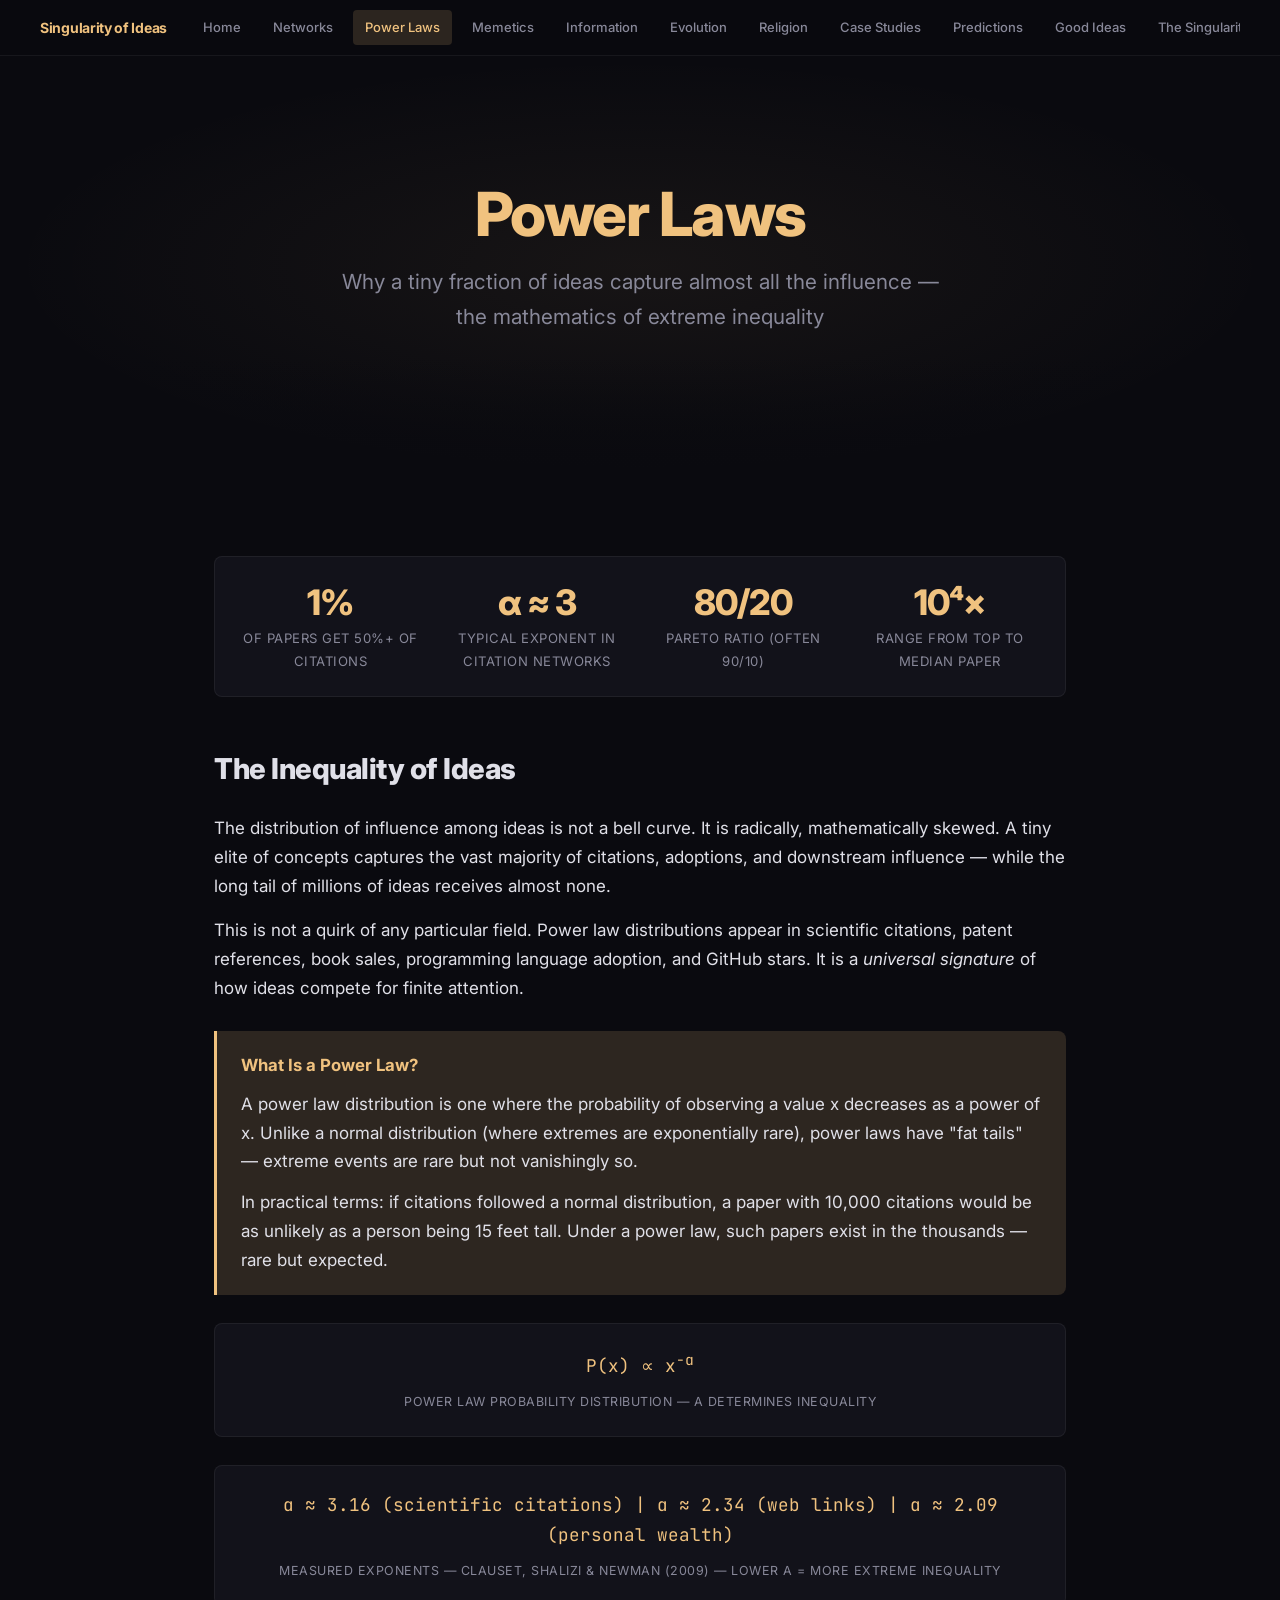
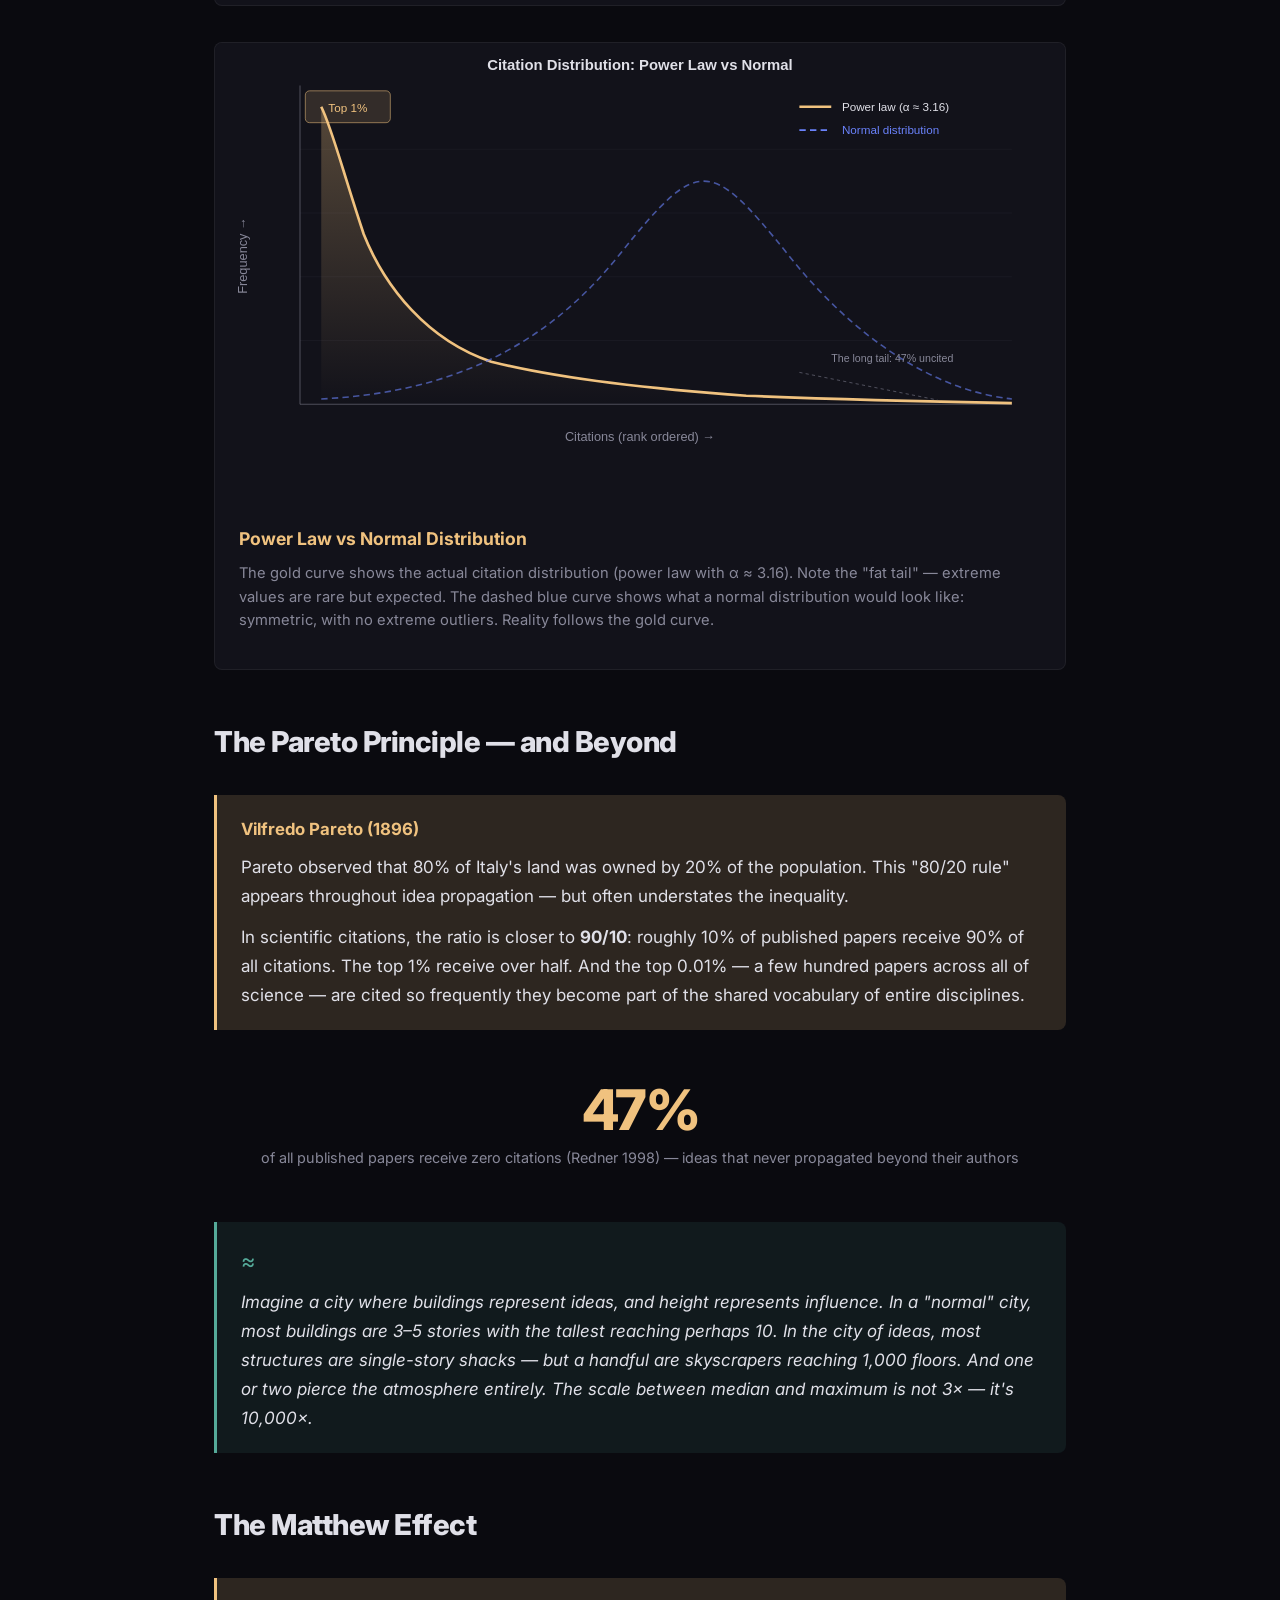
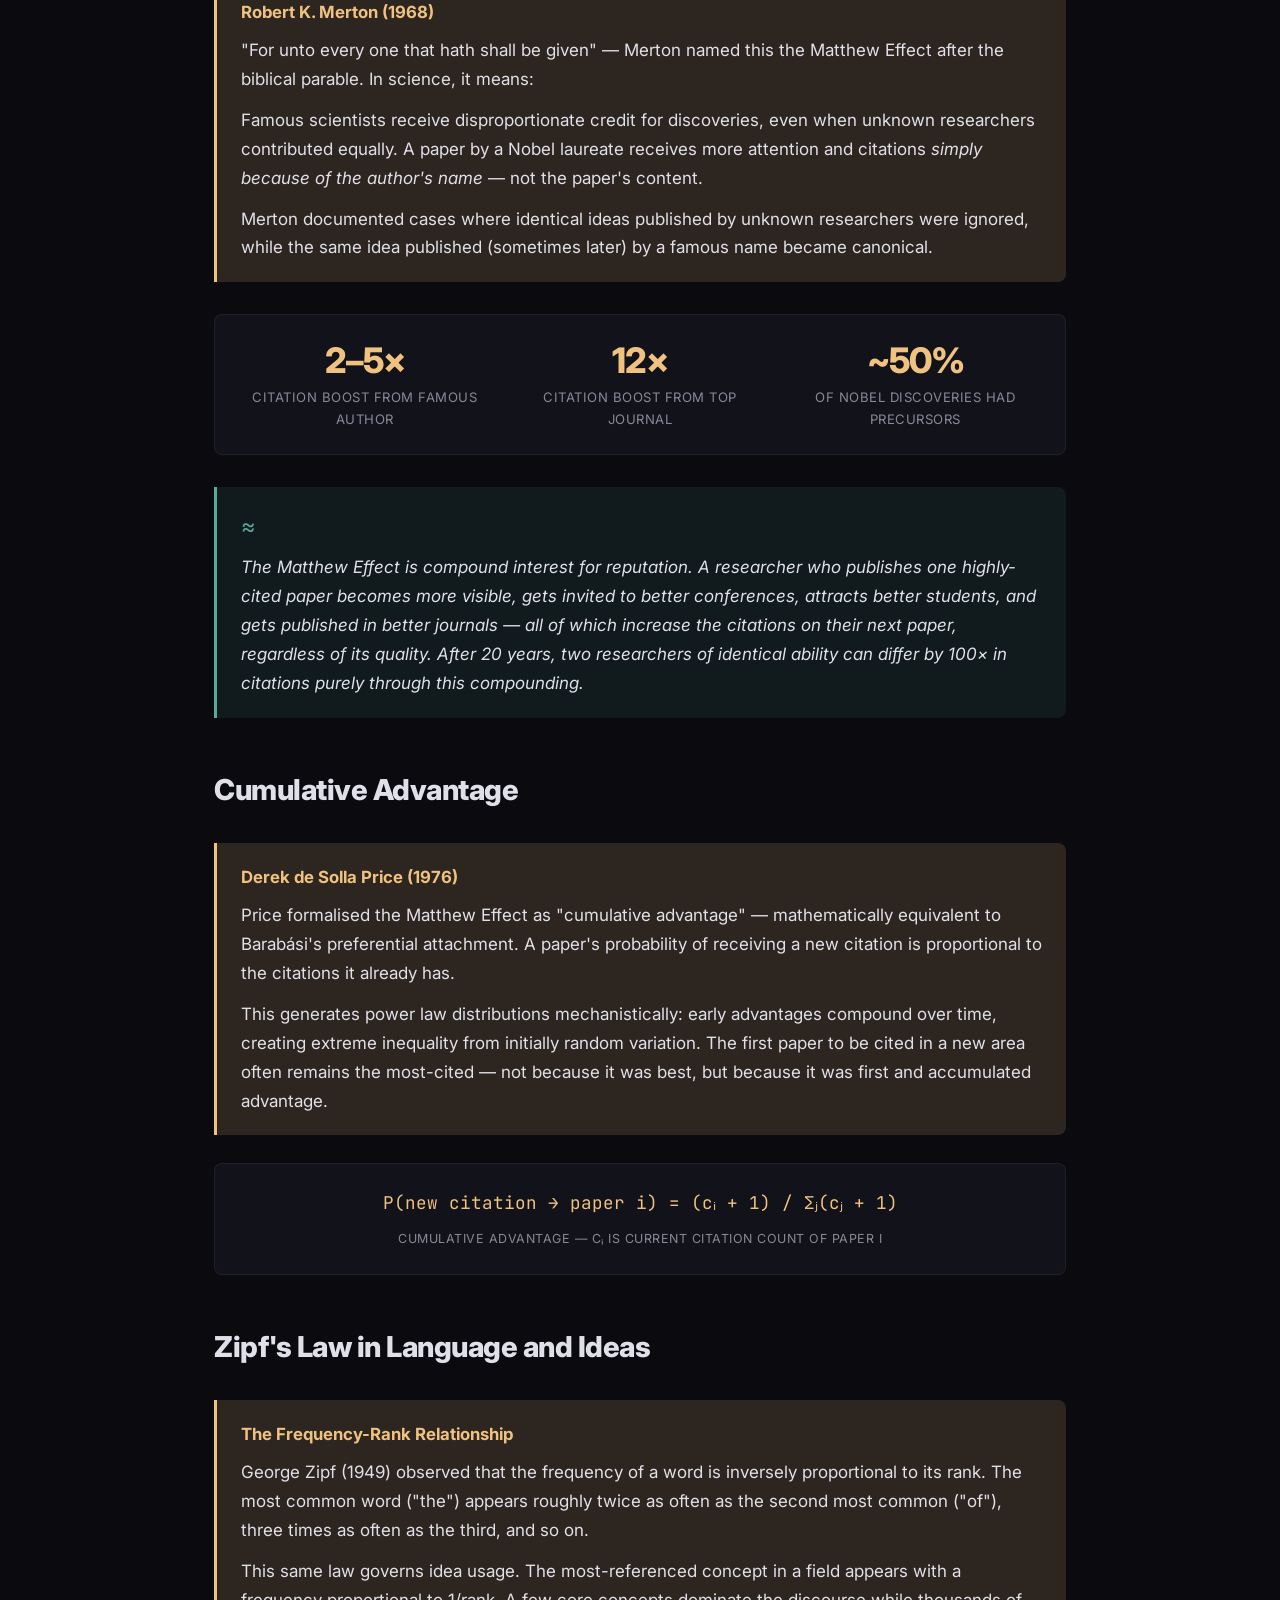
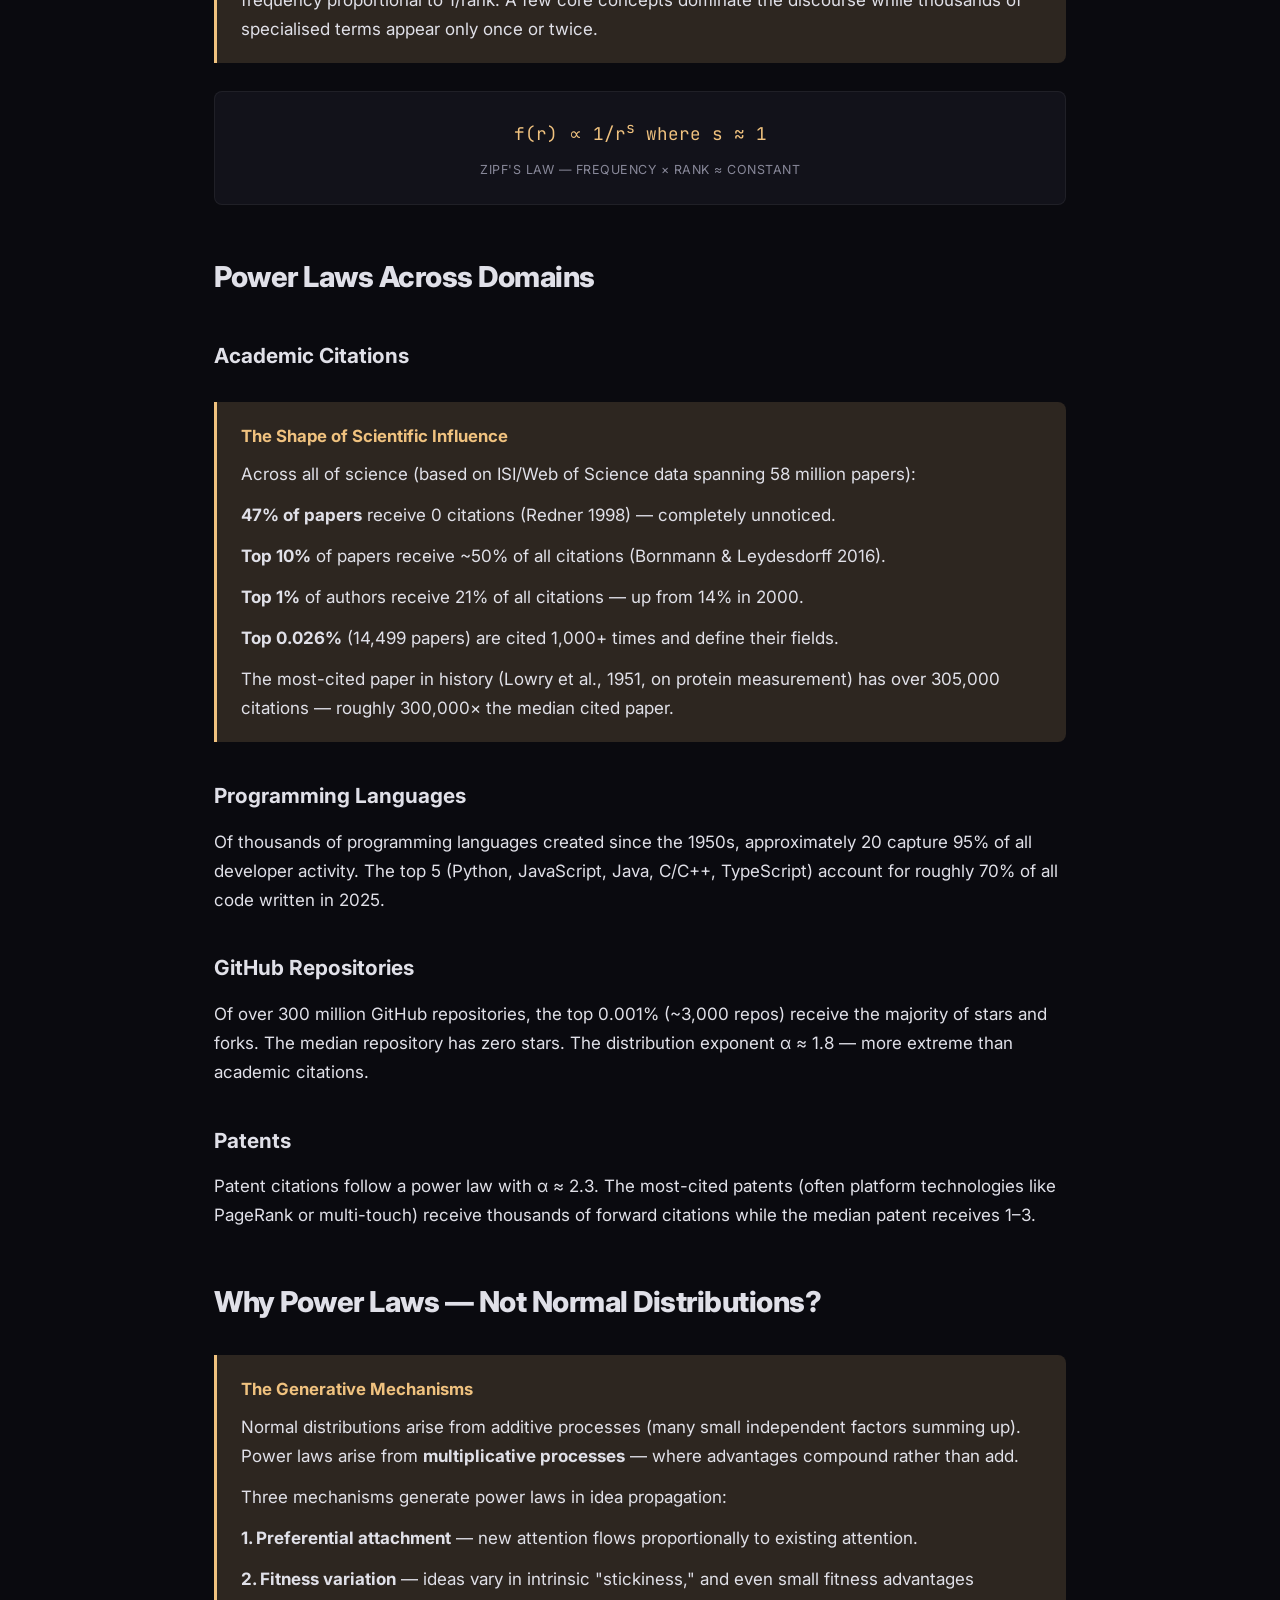
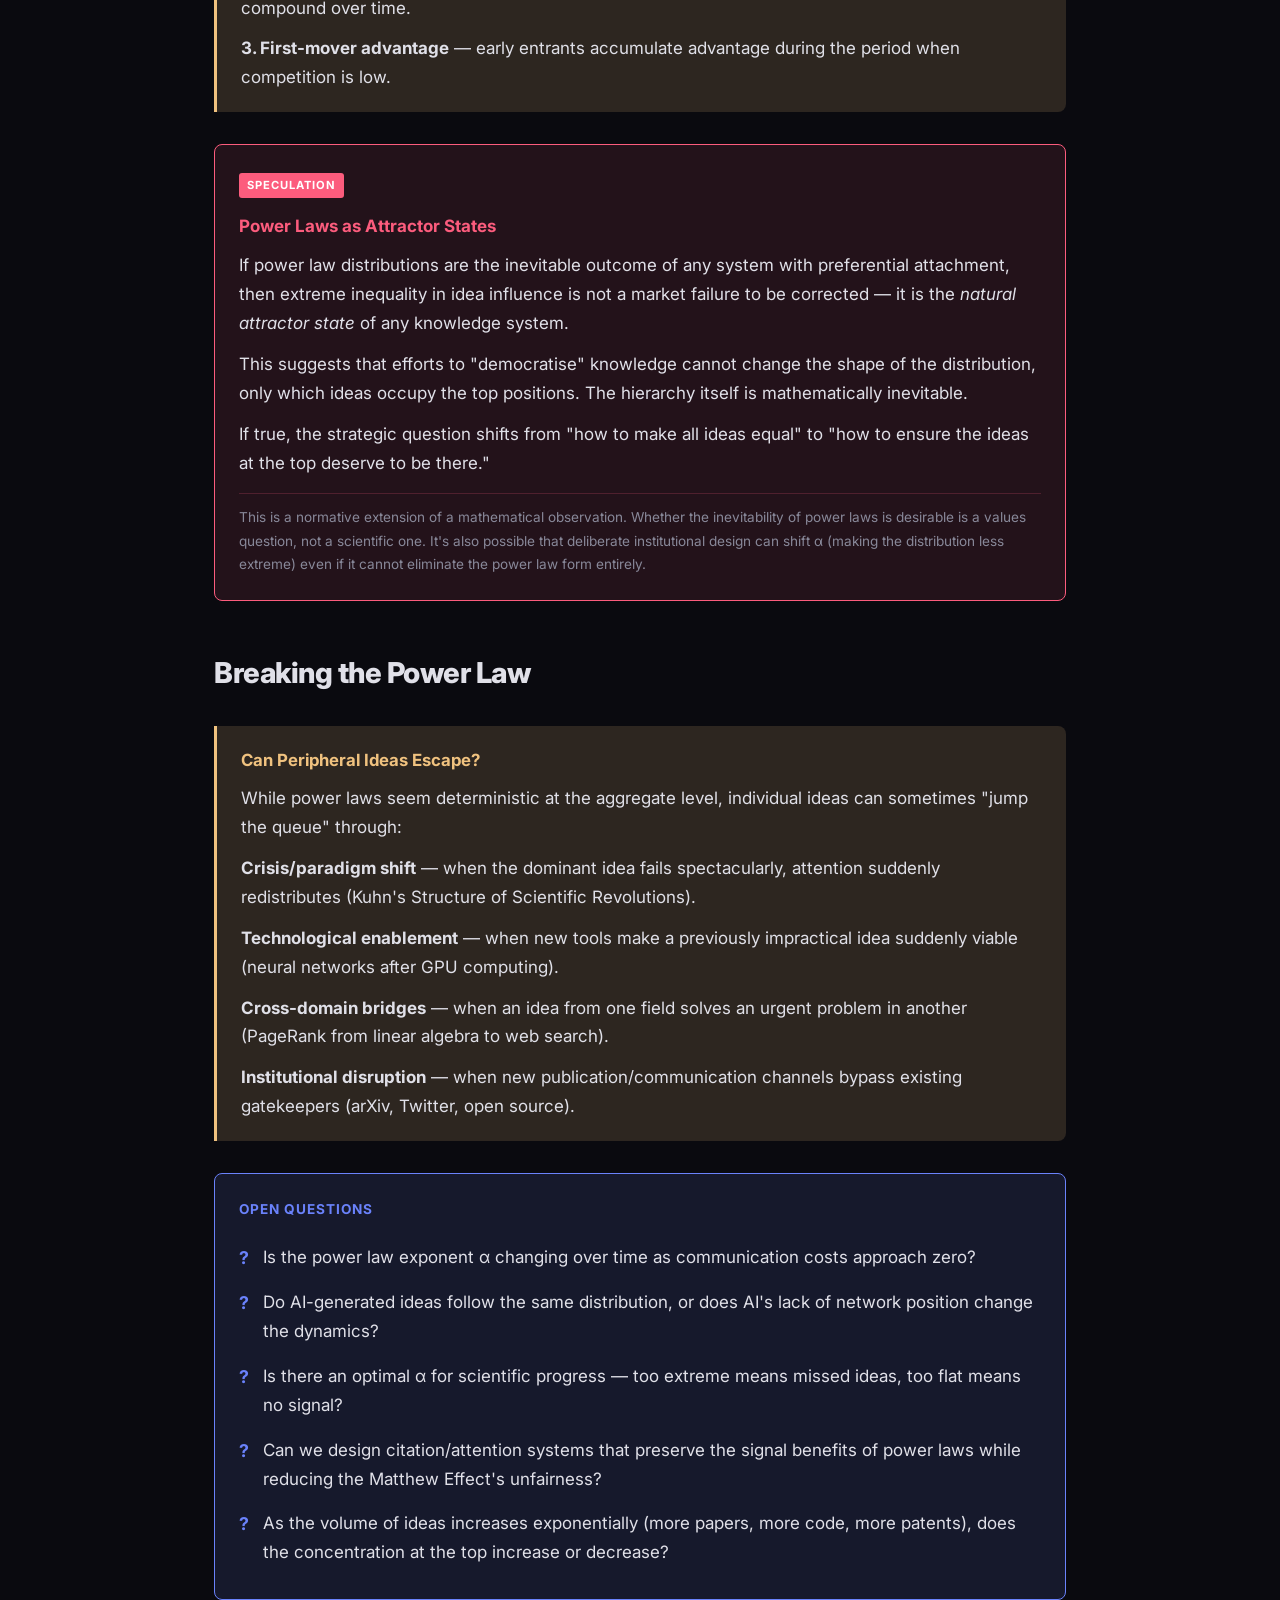
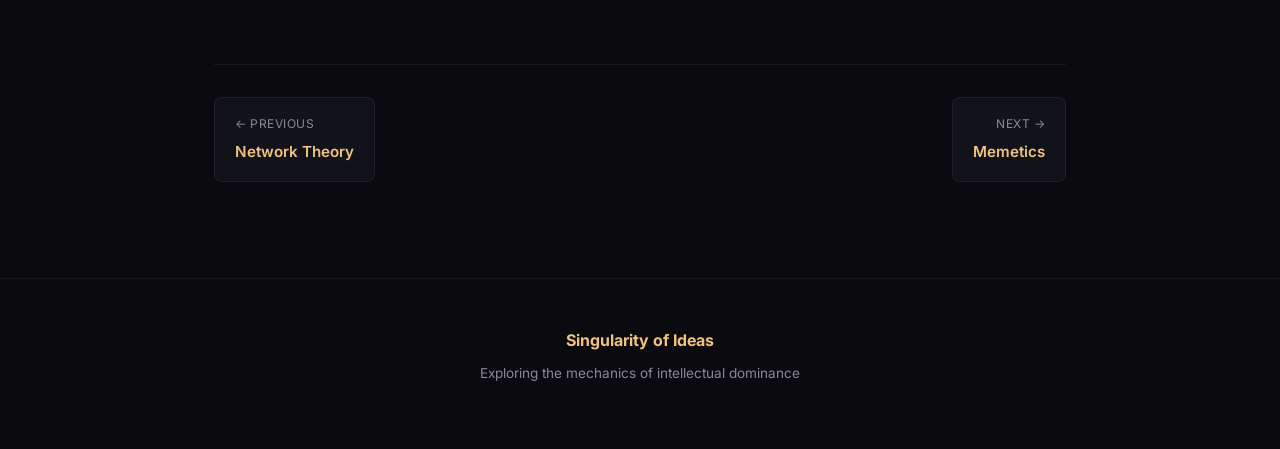
<file: power-laws.html>
<!DOCTYPE html>
<html lang="en">
<head>
    <meta charset="UTF-8">
    <meta name="viewport" content="width=device-width, initial-scale=1.0">
    <title>Power Laws — Singularity of Ideas</title>
    <link rel="stylesheet" href="styles.css">
    <link href="https://fonts.googleapis.com/css2?family=Inter:wght@400;500;600;700;800&family=JetBrains+Mono:wght@400;500&display=swap" rel="stylesheet">
</head>
<body>
    <nav>
        <div class="nav-inner">
            <span class="site-title">Singularity of Ideas</span>
            <a href="index.html">Home</a>
            <a href="network-theory.html">Networks</a>
            <a href="power-laws.html" class="active">Power Laws</a>
            <a href="memetics.html">Memetics</a>
            <a href="information-theory.html">Information</a>
            <a href="evolutionary-selection.html">Evolution</a>
            <a href="religion.html">Religion</a>
            <a href="case-studies.html">Case Studies</a>
            <a href="predictions.html">Predictions</a>
            <a href="what-is-a-good-idea.html">Good Ideas</a>
            <a href="the-singularity.html">The Singularity</a>
            <a href="animations.html">Interactive</a>
        </div>
    </nav>

    <div class="hero">
        <h1>Power Laws</h1>
        <p class="subtitle">Why a tiny fraction of ideas capture almost all the influence — the mathematics of extreme inequality</p>
    </div>

    <div class="content">
        <div class="stat-strip">
            <div class="stat">
                <div class="number">1%</div>
                <div class="label">of papers get 50%+ of citations</div>
            </div>
            <div class="stat">
                <div class="number">α ≈ 3</div>
                <div class="label">typical exponent in citation networks</div>
            </div>
            <div class="stat">
                <div class="number">80/20</div>
                <div class="label">Pareto ratio (often 90/10)</div>
            </div>
            <div class="stat">
                <div class="number">10⁴×</div>
                <div class="label">range from top to median paper</div>
            </div>
        </div>

        <h2>The Inequality of Ideas</h2>

        <p>The distribution of influence among ideas is not a bell curve. It is radically, mathematically skewed. A tiny elite of concepts captures the vast majority of citations, adoptions, and downstream influence — while the long tail of millions of ideas receives almost none.</p>

        <p>This is not a quirk of any particular field. Power law distributions appear in scientific citations, patent references, book sales, programming language adoption, and GitHub stars. It is a <em>universal signature</em> of how ideas compete for finite attention.</p>

        <div class="explanation">
            <h4>What Is a Power Law?</h4>
            <p>A power law distribution is one where the probability of observing a value x decreases as a power of x. Unlike a normal distribution (where extremes are exponentially rare), power laws have "fat tails" — extreme events are rare but not vanishingly so.</p>
            <p>In practical terms: if citations followed a normal distribution, a paper with 10,000 citations would be as unlikely as a person being 15 feet tall. Under a power law, such papers exist in the thousands — rare but expected.</p>
        </div>

        <div class="formula">
            P(x) ∝ x<sup>−α</sup>
            <span class="label">Power law probability distribution — α determines inequality</span>
        </div>

        <div class="formula">
            α ≈ 3.16 (scientific citations) | α ≈ 2.34 (web links) | α ≈ 2.09 (personal wealth)
            <span class="label">Measured exponents — Clauset, Shalizi & Newman (2009) — lower α = more extreme inequality</span>
        </div>

        <div class="image-card">
            <img src="img/power-law-chart.svg" alt="Chart comparing power law distribution (fat tail) versus normal distribution for academic citations">
            <div class="caption">
                <h3>Power Law vs Normal Distribution</h3>
                <p>The gold curve shows the actual citation distribution (power law with α ≈ 3.16). Note the "fat tail" — extreme values are rare but expected. The dashed blue curve shows what a normal distribution would look like: symmetric, with no extreme outliers. Reality follows the gold curve.</p>
            </div>
        </div>

        <h2>The Pareto Principle — and Beyond</h2>

        <div class="explanation">
            <h4>Vilfredo Pareto (1896)</h4>
            <p>Pareto observed that 80% of Italy's land was owned by 20% of the population. This "80/20 rule" appears throughout idea propagation — but often understates the inequality.</p>
            <p>In scientific citations, the ratio is closer to <strong>90/10</strong>: roughly 10% of published papers receive 90% of all citations. The top 1% receive over half. And the top 0.01% — a few hundred papers across all of science — are cited so frequently they become part of the shared vocabulary of entire disciplines.</p>
        </div>

        <div class="big-number">
            <div class="value">47%</div>
            <div class="context">of all published papers receive zero citations (Redner 1998) — ideas that never propagated beyond their authors</div>
        </div>

        <div class="analogy">
            <p>Imagine a city where buildings represent ideas, and height represents influence. In a "normal" city, most buildings are 3–5 stories with the tallest reaching perhaps 10. In the city of ideas, most structures are single-story shacks — but a handful are skyscrapers reaching 1,000 floors. And one or two pierce the atmosphere entirely. The scale between median and maximum is not 3× — it's 10,000×.</p>
        </div>

        <h2>The Matthew Effect</h2>

        <div class="explanation">
            <h4>Robert K. Merton (1968)</h4>
            <p>"For unto every one that hath shall be given" — Merton named this the Matthew Effect after the biblical parable. In science, it means:</p>
            <p>Famous scientists receive disproportionate credit for discoveries, even when unknown researchers contributed equally. A paper by a Nobel laureate receives more attention and citations <em>simply because of the author's name</em> — not the paper's content.</p>
            <p>Merton documented cases where identical ideas published by unknown researchers were ignored, while the same idea published (sometimes later) by a famous name became canonical.</p>
        </div>

        <div class="stat-strip">
            <div class="stat">
                <div class="number">2–5×</div>
                <div class="label">citation boost from famous author</div>
            </div>
            <div class="stat">
                <div class="number">12×</div>
                <div class="label">citation boost from top journal</div>
            </div>
            <div class="stat">
                <div class="number">~50%</div>
                <div class="label">of Nobel discoveries had precursors</div>
            </div>
        </div>

        <div class="analogy">
            <p>The Matthew Effect is compound interest for reputation. A researcher who publishes one highly-cited paper becomes more visible, gets invited to better conferences, attracts better students, and gets published in better journals — all of which increase the citations on their <em>next</em> paper, regardless of its quality. After 20 years, two researchers of identical ability can differ by 100× in citations purely through this compounding.</p>
        </div>

        <h2>Cumulative Advantage</h2>

        <div class="explanation">
            <h4>Derek de Solla Price (1976)</h4>
            <p>Price formalised the Matthew Effect as "cumulative advantage" — mathematically equivalent to Barabási's preferential attachment. A paper's probability of receiving a new citation is proportional to the citations it already has.</p>
            <p>This generates power law distributions mechanistically: early advantages compound over time, creating extreme inequality from initially random variation. The first paper to be cited in a new area often remains the most-cited — not because it was best, but because it was first and accumulated advantage.</p>
        </div>

        <div class="formula">
            P(new citation → paper i) = (cᵢ + 1) / Σⱼ(cⱼ + 1)
            <span class="label">Cumulative advantage — cᵢ is current citation count of paper i</span>
        </div>

        <h2>Zipf's Law in Language and Ideas</h2>

        <div class="explanation">
            <h4>The Frequency-Rank Relationship</h4>
            <p>George Zipf (1949) observed that the frequency of a word is inversely proportional to its rank. The most common word ("the") appears roughly twice as often as the second most common ("of"), three times as often as the third, and so on.</p>
            <p>This same law governs idea usage. The most-referenced concept in a field appears with a frequency proportional to 1/rank. A few core concepts dominate the discourse while thousands of specialised terms appear only once or twice.</p>
        </div>

        <div class="formula">
            f(r) ∝ 1/r<sup>s</sup> where s ≈ 1
            <span class="label">Zipf's law — frequency × rank ≈ constant</span>
        </div>

        <h2>Power Laws Across Domains</h2>

        <h3>Academic Citations</h3>
        <div class="explanation">
            <h4>The Shape of Scientific Influence</h4>
            <p>Across all of science (based on ISI/Web of Science data spanning 58 million papers):</p>
            <p><strong>47% of papers</strong> receive 0 citations (Redner 1998) — completely unnoticed.</p>
            <p><strong>Top 10%</strong> of papers receive ~50% of all citations (Bornmann & Leydesdorff 2016).</p>
            <p><strong>Top 1%</strong> of authors receive 21% of all citations — up from 14% in 2000.</p>
            <p><strong>Top 0.026%</strong> (14,499 papers) are cited 1,000+ times and define their fields.</p>
            <p>The most-cited paper in history (Lowry et al., 1951, on protein measurement) has over 305,000 citations — roughly 300,000× the median cited paper.</p>
        </div>

        <h3>Programming Languages</h3>
        <p>Of thousands of programming languages created since the 1950s, approximately 20 capture 95% of all developer activity. The top 5 (Python, JavaScript, Java, C/C++, TypeScript) account for roughly 70% of all code written in 2025.</p>

        <h3>GitHub Repositories</h3>
        <p>Of over 300 million GitHub repositories, the top 0.001% (~3,000 repos) receive the majority of stars and forks. The median repository has zero stars. The distribution exponent α ≈ 1.8 — more extreme than academic citations.</p>

        <h3>Patents</h3>
        <p>Patent citations follow a power law with α ≈ 2.3. The most-cited patents (often platform technologies like PageRank or multi-touch) receive thousands of forward citations while the median patent receives 1–3.</p>

        <h2>Why Power Laws — Not Normal Distributions?</h2>

        <div class="explanation">
            <h4>The Generative Mechanisms</h4>
            <p>Normal distributions arise from additive processes (many small independent factors summing up). Power laws arise from <strong>multiplicative processes</strong> — where advantages compound rather than add.</p>
            <p>Three mechanisms generate power laws in idea propagation:</p>
            <p><strong>1. Preferential attachment</strong> — new attention flows proportionally to existing attention.</p>
            <p><strong>2. Fitness variation</strong> — ideas vary in intrinsic "stickiness," and even small fitness advantages compound over time.</p>
            <p><strong>3. First-mover advantage</strong> — early entrants accumulate advantage during the period when competition is low.</p>
        </div>

        <div class="speculation-box">
            <span class="badge">Speculation</span>
            <h4>Power Laws as Attractor States</h4>
            <p>If power law distributions are the inevitable outcome of any system with preferential attachment, then extreme inequality in idea influence is not a market failure to be corrected — it is the <em>natural attractor state</em> of any knowledge system.</p>
            <p>This suggests that efforts to "democratise" knowledge cannot change the shape of the distribution, only which ideas occupy the top positions. The hierarchy itself is mathematically inevitable.</p>
            <p>If true, the strategic question shifts from "how to make all ideas equal" to "how to ensure the ideas at the top deserve to be there."</p>
            <p class="caveat">This is a normative extension of a mathematical observation. Whether the inevitability of power laws is desirable is a values question, not a scientific one. It's also possible that deliberate institutional design can shift α (making the distribution less extreme) even if it cannot eliminate the power law form entirely.</p>
        </div>

        <h2>Breaking the Power Law</h2>

        <div class="explanation">
            <h4>Can Peripheral Ideas Escape?</h4>
            <p>While power laws seem deterministic at the aggregate level, individual ideas can sometimes "jump the queue" through:</p>
            <p><strong>Crisis/paradigm shift</strong> — when the dominant idea fails spectacularly, attention suddenly redistributes (Kuhn's Structure of Scientific Revolutions).</p>
            <p><strong>Technological enablement</strong> — when new tools make a previously impractical idea suddenly viable (neural networks after GPU computing).</p>
            <p><strong>Cross-domain bridges</strong> — when an idea from one field solves an urgent problem in another (PageRank from linear algebra to web search).</p>
            <p><strong>Institutional disruption</strong> — when new publication/communication channels bypass existing gatekeepers (arXiv, Twitter, open source).</p>
        </div>

        <div class="question-box">
            <h4>Open Questions</h4>
            <ul>
                <li>Is the power law exponent α changing over time as communication costs approach zero?</li>
                <li>Do AI-generated ideas follow the same distribution, or does AI's lack of network position change the dynamics?</li>
                <li>Is there an optimal α for scientific progress — too extreme means missed ideas, too flat means no signal?</li>
                <li>Can we design citation/attention systems that preserve the signal benefits of power laws while reducing the Matthew Effect's unfairness?</li>
                <li>As the volume of ideas increases exponentially (more papers, more code, more patents), does the concentration at the top increase or decrease?</li>
            </ul>
        </div>

        <div class="page-nav">
            <a href="network-theory.html">
                <span class="direction">← Previous</span>
                <span class="title">Network Theory</span>
            </a>
            <a href="memetics.html" class="next">
                <span class="direction">Next →</span>
                <span class="title">Memetics</span>
            </a>
        </div>
    </div>

    <footer>
        <div class="footer-title">Singularity of Ideas</div>
        <p>Exploring the mechanics of intellectual dominance</p>
    </footer>
</body>
</html>
</file>
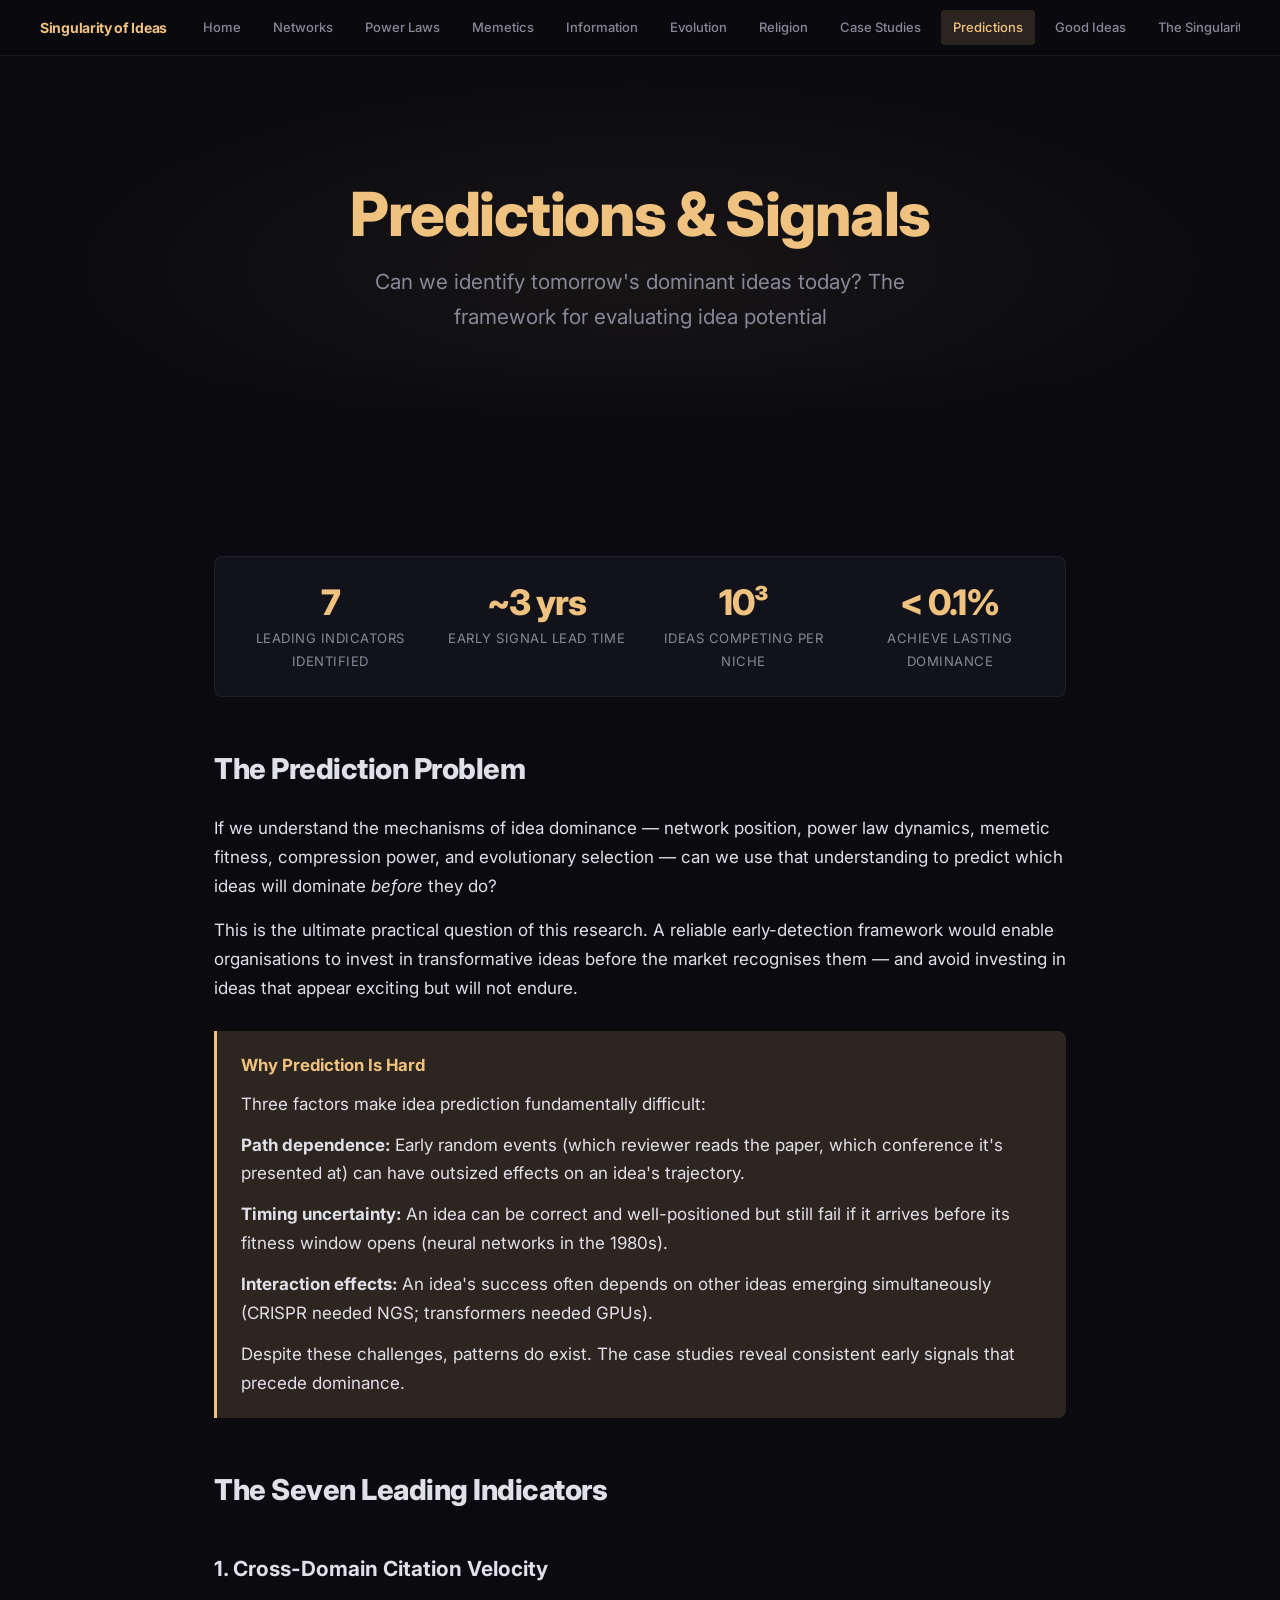
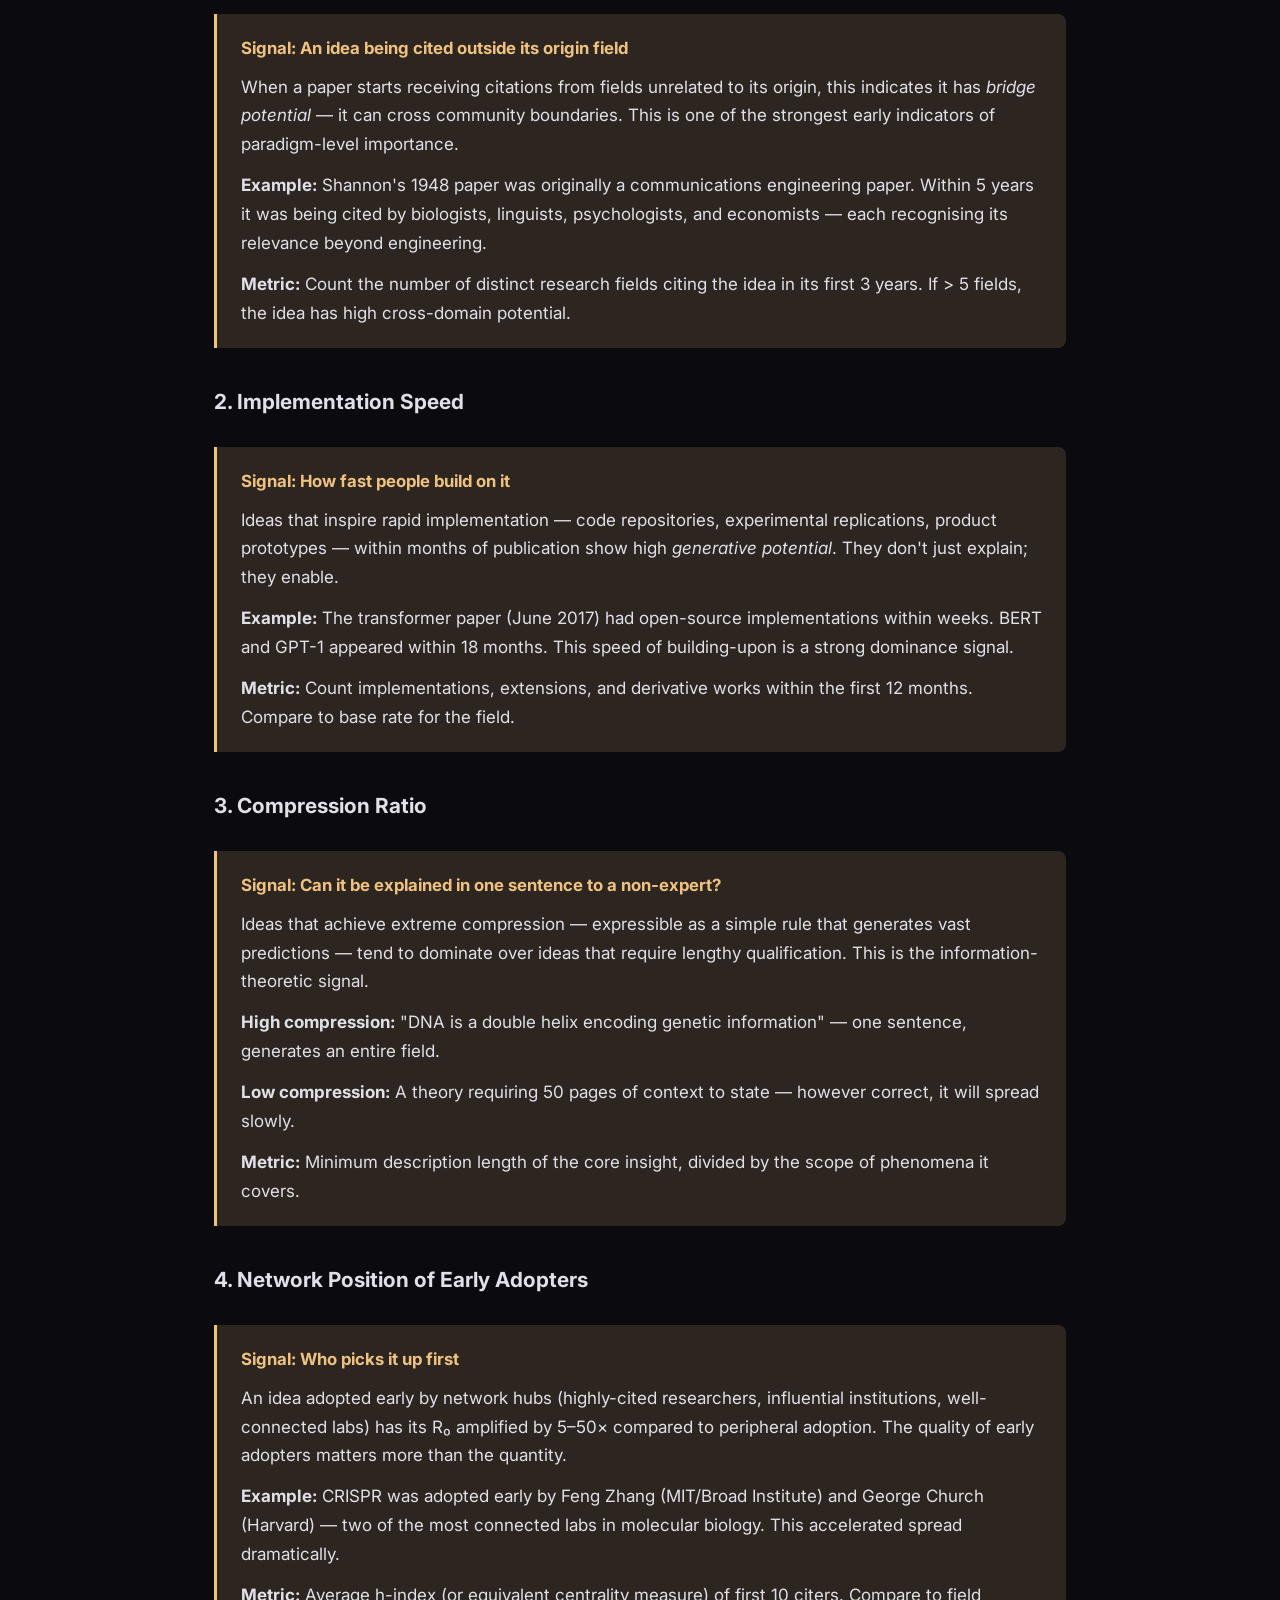
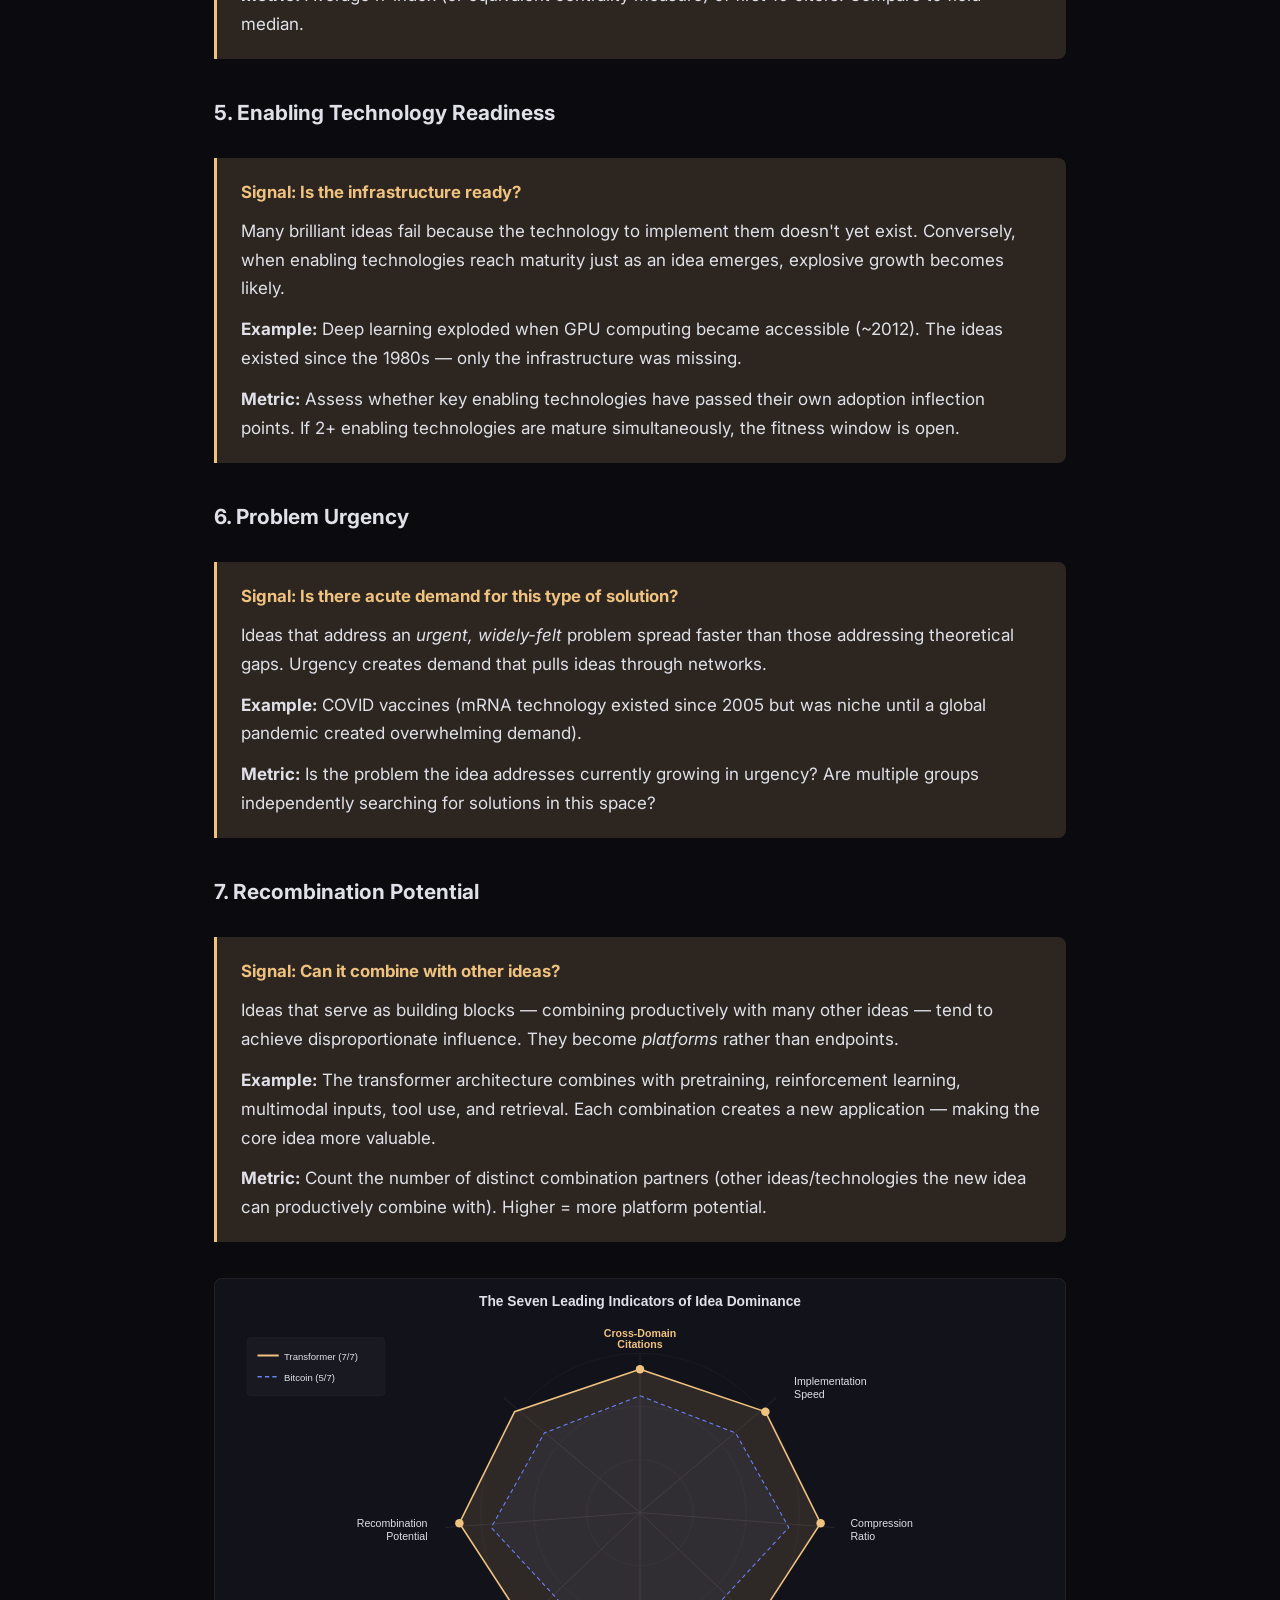
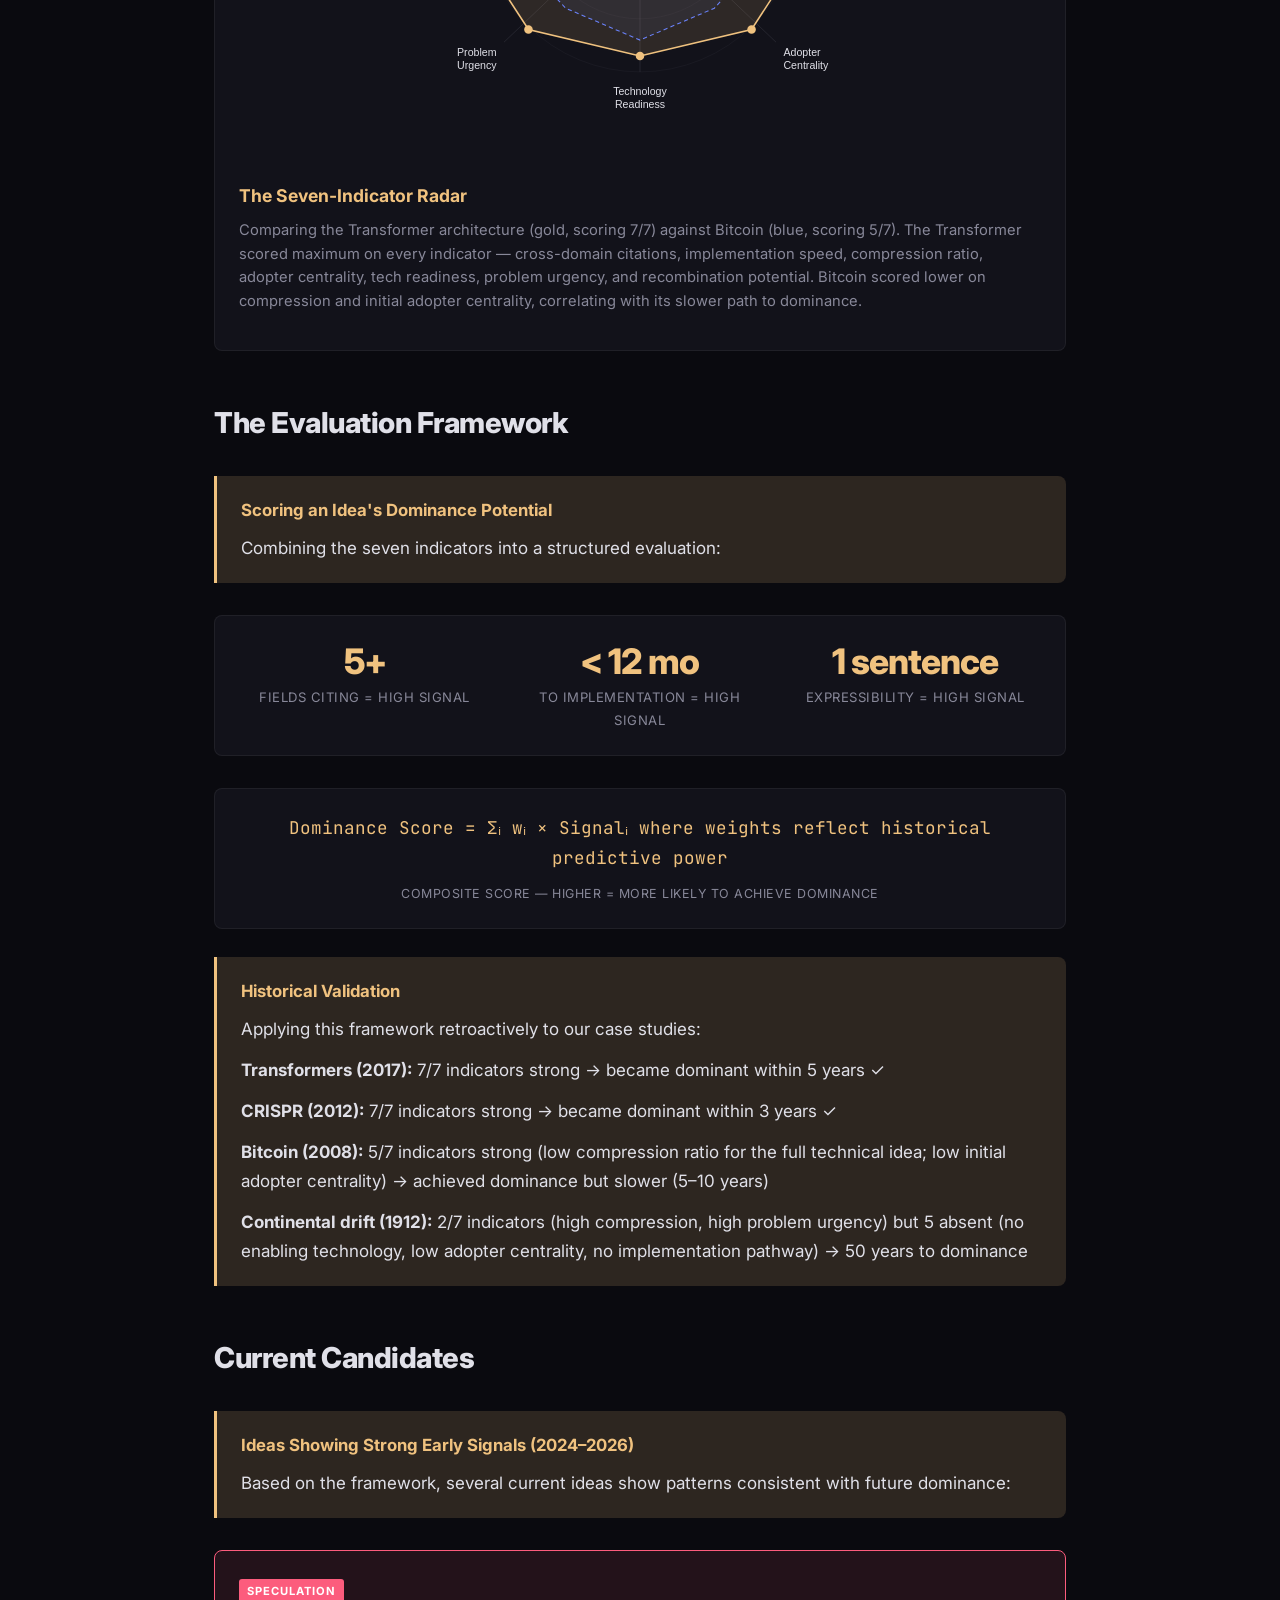
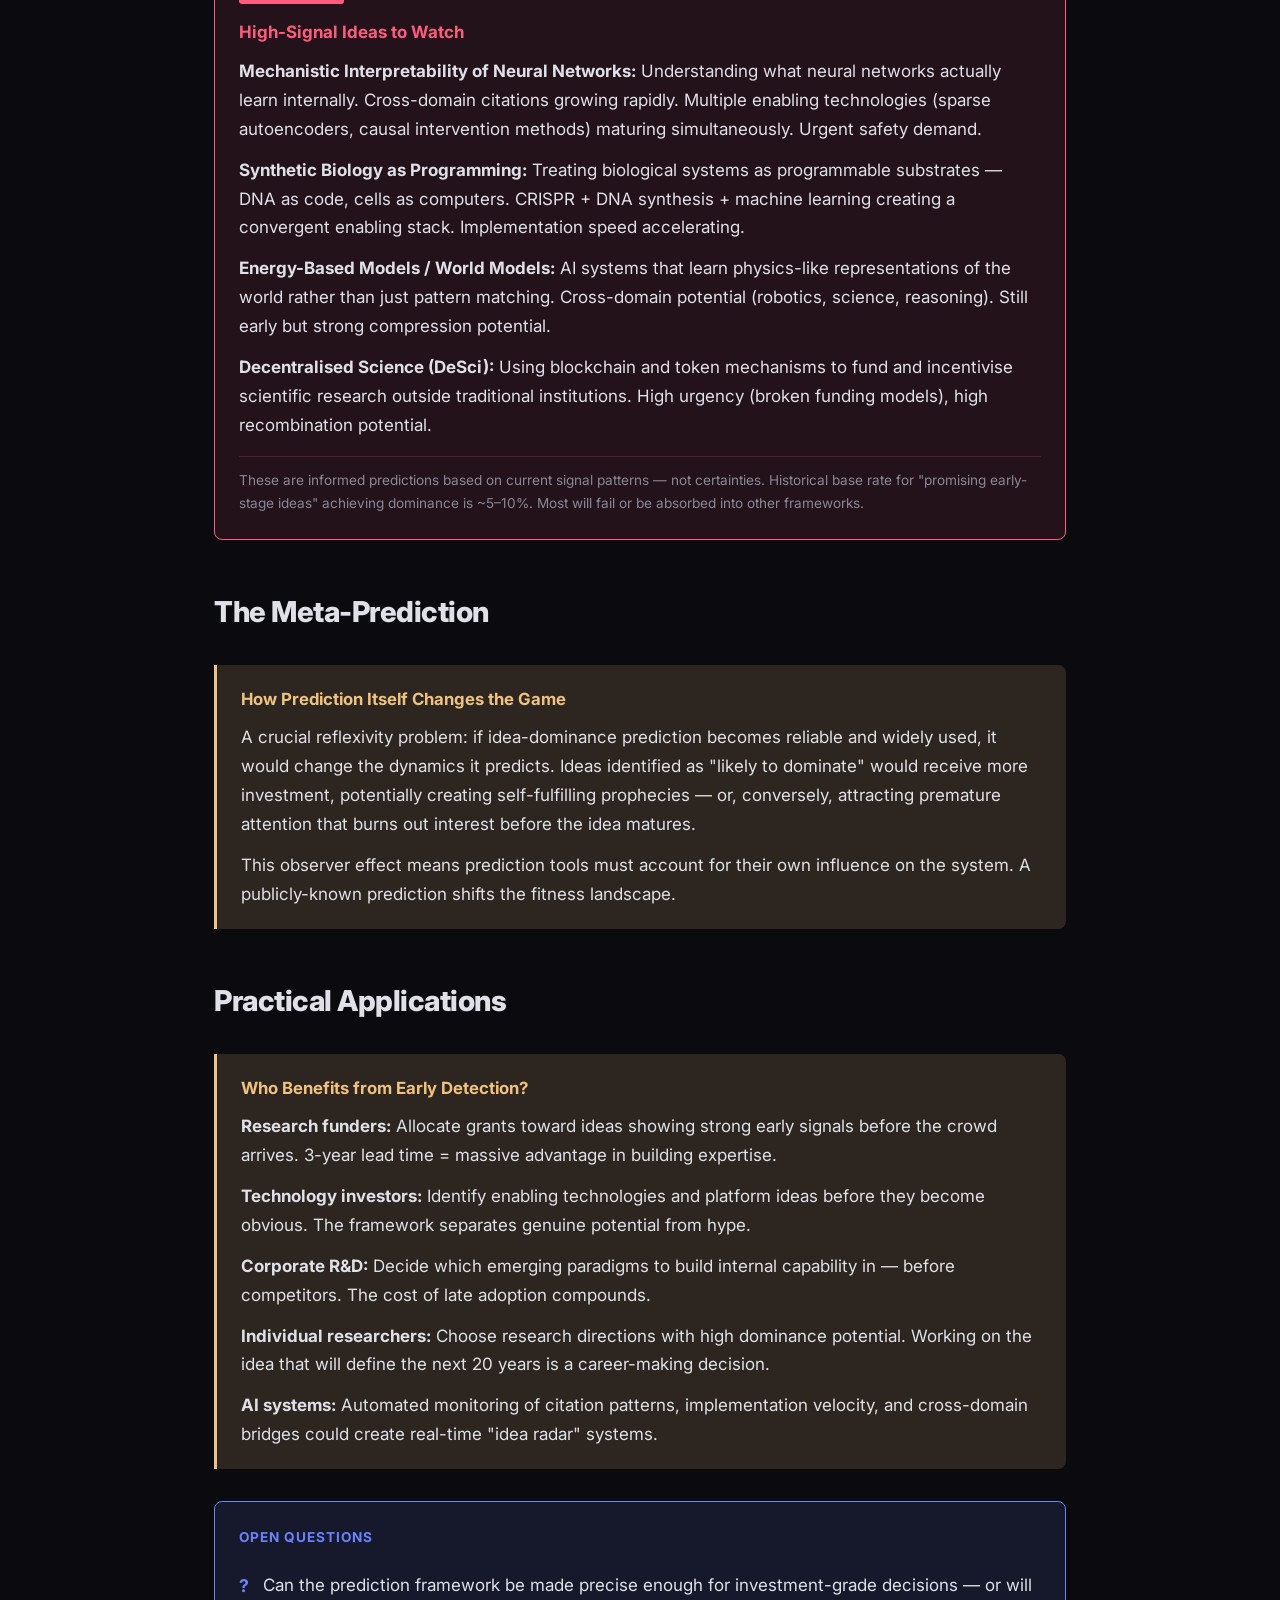
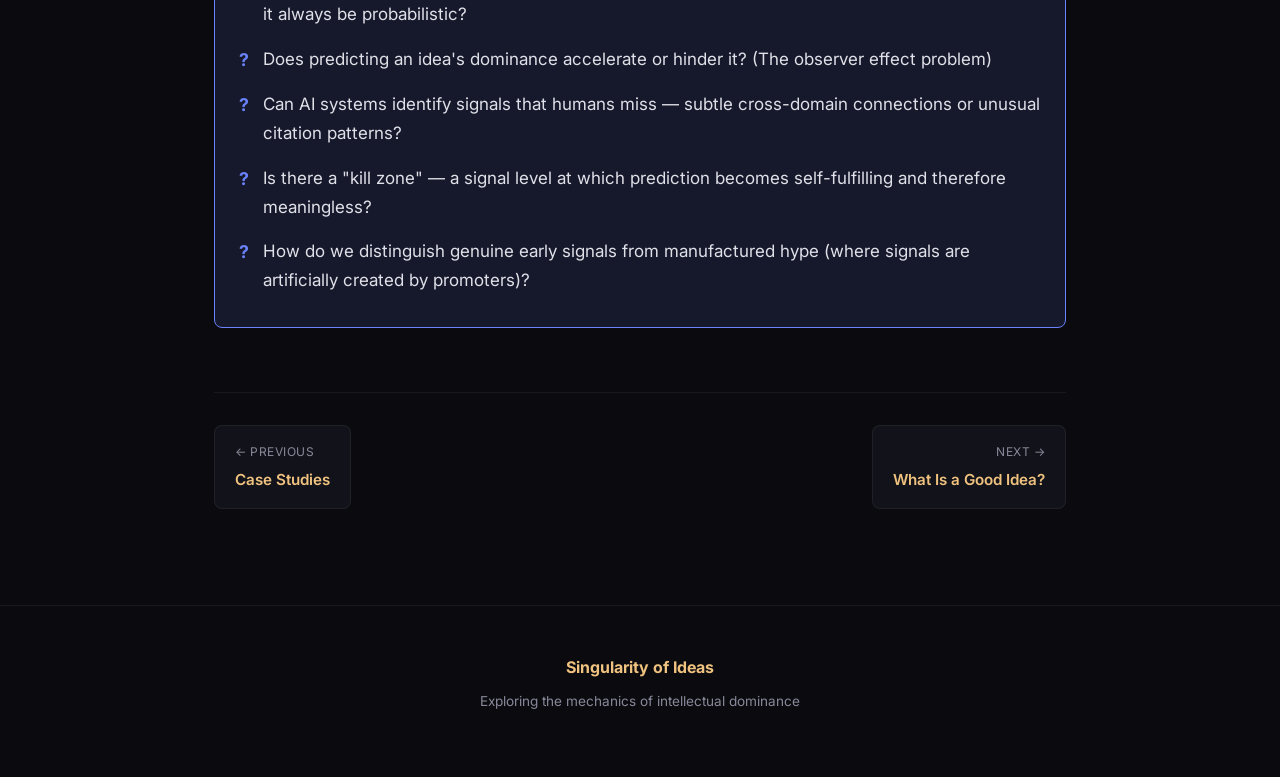
<file: predictions.html>
<!DOCTYPE html>
<html lang="en">
<head>
    <meta charset="UTF-8">
    <meta name="viewport" content="width=device-width, initial-scale=1.0">
    <title>Predictions & Signals — Singularity of Ideas</title>
    <link rel="stylesheet" href="styles.css">
    <link href="https://fonts.googleapis.com/css2?family=Inter:wght@400;500;600;700;800&family=JetBrains+Mono:wght@400;500&display=swap" rel="stylesheet">
</head>
<body>
    <nav>
        <div class="nav-inner">
            <span class="site-title">Singularity of Ideas</span>
            <a href="index.html">Home</a>
            <a href="network-theory.html">Networks</a>
            <a href="power-laws.html">Power Laws</a>
            <a href="memetics.html">Memetics</a>
            <a href="information-theory.html">Information</a>
            <a href="evolutionary-selection.html">Evolution</a>
            <a href="religion.html">Religion</a>
            <a href="case-studies.html">Case Studies</a>
            <a href="predictions.html" class="active">Predictions</a>
            <a href="what-is-a-good-idea.html">Good Ideas</a>
            <a href="the-singularity.html">The Singularity</a>
            <a href="animations.html">Interactive</a>
        </div>
    </nav>

    <div class="hero">
        <h1>Predictions & Signals</h1>
        <p class="subtitle">Can we identify tomorrow's dominant ideas today? The framework for evaluating idea potential</p>
    </div>

    <div class="content">
        <div class="stat-strip">
            <div class="stat">
                <div class="number">7</div>
                <div class="label">leading indicators identified</div>
            </div>
            <div class="stat">
                <div class="number">~3 yrs</div>
                <div class="label">early signal lead time</div>
            </div>
            <div class="stat">
                <div class="number">10³</div>
                <div class="label">ideas competing per niche</div>
            </div>
            <div class="stat">
                <div class="number">< 0.1%</div>
                <div class="label">achieve lasting dominance</div>
            </div>
        </div>

        <h2>The Prediction Problem</h2>

        <p>If we understand the mechanisms of idea dominance — network position, power law dynamics, memetic fitness, compression power, and evolutionary selection — can we use that understanding to predict which ideas will dominate <em>before</em> they do?</p>

        <p>This is the ultimate practical question of this research. A reliable early-detection framework would enable organisations to invest in transformative ideas before the market recognises them — and avoid investing in ideas that appear exciting but will not endure.</p>

        <div class="explanation">
            <h4>Why Prediction Is Hard</h4>
            <p>Three factors make idea prediction fundamentally difficult:</p>
            <p><strong>Path dependence:</strong> Early random events (which reviewer reads the paper, which conference it's presented at) can have outsized effects on an idea's trajectory.</p>
            <p><strong>Timing uncertainty:</strong> An idea can be correct and well-positioned but still fail if it arrives before its fitness window opens (neural networks in the 1980s).</p>
            <p><strong>Interaction effects:</strong> An idea's success often depends on other ideas emerging simultaneously (CRISPR needed NGS; transformers needed GPUs).</p>
            <p>Despite these challenges, patterns do exist. The case studies reveal consistent early signals that precede dominance.</p>
        </div>

        <h2>The Seven Leading Indicators</h2>

        <h3>1. Cross-Domain Citation Velocity</h3>

        <div class="explanation">
            <h4>Signal: An idea being cited outside its origin field</h4>
            <p>When a paper starts receiving citations from fields unrelated to its origin, this indicates it has <em>bridge potential</em> — it can cross community boundaries. This is one of the strongest early indicators of paradigm-level importance.</p>
            <p><strong>Example:</strong> Shannon's 1948 paper was originally a communications engineering paper. Within 5 years it was being cited by biologists, linguists, psychologists, and economists — each recognising its relevance beyond engineering.</p>
            <p><strong>Metric:</strong> Count the number of distinct research fields citing the idea in its first 3 years. If > 5 fields, the idea has high cross-domain potential.</p>
        </div>

        <h3>2. Implementation Speed</h3>

        <div class="explanation">
            <h4>Signal: How fast people build on it</h4>
            <p>Ideas that inspire rapid implementation — code repositories, experimental replications, product prototypes — within months of publication show high <em>generative potential</em>. They don't just explain; they enable.</p>
            <p><strong>Example:</strong> The transformer paper (June 2017) had open-source implementations within weeks. BERT and GPT-1 appeared within 18 months. This speed of building-upon is a strong dominance signal.</p>
            <p><strong>Metric:</strong> Count implementations, extensions, and derivative works within the first 12 months. Compare to base rate for the field.</p>
        </div>

        <h3>3. Compression Ratio</h3>

        <div class="explanation">
            <h4>Signal: Can it be explained in one sentence to a non-expert?</h4>
            <p>Ideas that achieve extreme compression — expressible as a simple rule that generates vast predictions — tend to dominate over ideas that require lengthy qualification. This is the information-theoretic signal.</p>
            <p><strong>High compression:</strong> "DNA is a double helix encoding genetic information" — one sentence, generates an entire field.</p>
            <p><strong>Low compression:</strong> A theory requiring 50 pages of context to state — however correct, it will spread slowly.</p>
            <p><strong>Metric:</strong> Minimum description length of the core insight, divided by the scope of phenomena it covers.</p>
        </div>

        <h3>4. Network Position of Early Adopters</h3>

        <div class="explanation">
            <h4>Signal: Who picks it up first</h4>
            <p>An idea adopted early by network hubs (highly-cited researchers, influential institutions, well-connected labs) has its R₀ amplified by 5–50× compared to peripheral adoption. The quality of early adopters matters more than the quantity.</p>
            <p><strong>Example:</strong> CRISPR was adopted early by Feng Zhang (MIT/Broad Institute) and George Church (Harvard) — two of the most connected labs in molecular biology. This accelerated spread dramatically.</p>
            <p><strong>Metric:</strong> Average h-index (or equivalent centrality measure) of first 10 citers. Compare to field median.</p>
        </div>

        <h3>5. Enabling Technology Readiness</h3>

        <div class="explanation">
            <h4>Signal: Is the infrastructure ready?</h4>
            <p>Many brilliant ideas fail because the technology to implement them doesn't yet exist. Conversely, when enabling technologies reach maturity just as an idea emerges, explosive growth becomes likely.</p>
            <p><strong>Example:</strong> Deep learning exploded when GPU computing became accessible (~2012). The ideas existed since the 1980s — only the infrastructure was missing.</p>
            <p><strong>Metric:</strong> Assess whether key enabling technologies have passed their own adoption inflection points. If 2+ enabling technologies are mature simultaneously, the fitness window is open.</p>
        </div>

        <h3>6. Problem Urgency</h3>

        <div class="explanation">
            <h4>Signal: Is there acute demand for this type of solution?</h4>
            <p>Ideas that address an <em>urgent, widely-felt</em> problem spread faster than those addressing theoretical gaps. Urgency creates demand that pulls ideas through networks.</p>
            <p><strong>Example:</strong> COVID vaccines (mRNA technology existed since 2005 but was niche until a global pandemic created overwhelming demand).</p>
            <p><strong>Metric:</strong> Is the problem the idea addresses currently growing in urgency? Are multiple groups independently searching for solutions in this space?</p>
        </div>

        <h3>7. Recombination Potential</h3>

        <div class="explanation">
            <h4>Signal: Can it combine with other ideas?</h4>
            <p>Ideas that serve as building blocks — combining productively with many other ideas — tend to achieve disproportionate influence. They become <em>platforms</em> rather than endpoints.</p>
            <p><strong>Example:</strong> The transformer architecture combines with pretraining, reinforcement learning, multimodal inputs, tool use, and retrieval. Each combination creates a new application — making the core idea more valuable.</p>
            <p><strong>Metric:</strong> Count the number of distinct combination partners (other ideas/technologies the new idea can productively combine with). Higher = more platform potential.</p>
        </div>

        <div class="image-card">
            <img src="img/signal-framework.svg" alt="Radar chart showing seven leading indicators of idea dominance, comparing Transformer (7/7) vs Bitcoin (5/7) scores across cross-domain citations, implementation speed, compression ratio, adopter centrality, technology readiness, problem urgency, and recombination potential">
            <div class="caption">
                <h3>The Seven-Indicator Radar</h3>
                <p>Comparing the Transformer architecture (gold, scoring 7/7) against Bitcoin (blue, scoring 5/7). The Transformer scored maximum on every indicator — cross-domain citations, implementation speed, compression ratio, adopter centrality, tech readiness, problem urgency, and recombination potential. Bitcoin scored lower on compression and initial adopter centrality, correlating with its slower path to dominance.</p>
            </div>
        </div>

        <h2>The Evaluation Framework</h2>

        <div class="explanation">
            <h4>Scoring an Idea's Dominance Potential</h4>
            <p>Combining the seven indicators into a structured evaluation:</p>
        </div>

        <div class="stat-strip">
            <div class="stat">
                <div class="number">5+</div>
                <div class="label">fields citing = high signal</div>
            </div>
            <div class="stat">
                <div class="number">< 12 mo</div>
                <div class="label">to implementation = high signal</div>
            </div>
            <div class="stat">
                <div class="number">1 sentence</div>
                <div class="label">expressibility = high signal</div>
            </div>
        </div>

        <div class="formula">
            Dominance Score = Σᵢ wᵢ × Signalᵢ where weights reflect historical predictive power
            <span class="label">Composite score — higher = more likely to achieve dominance</span>
        </div>

        <div class="explanation">
            <h4>Historical Validation</h4>
            <p>Applying this framework retroactively to our case studies:</p>
            <p><strong>Transformers (2017):</strong> 7/7 indicators strong → became dominant within 5 years ✓</p>
            <p><strong>CRISPR (2012):</strong> 7/7 indicators strong → became dominant within 3 years ✓</p>
            <p><strong>Bitcoin (2008):</strong> 5/7 indicators strong (low compression ratio for the full technical idea; low initial adopter centrality) → achieved dominance but slower (5–10 years)</p>
            <p><strong>Continental drift (1912):</strong> 2/7 indicators (high compression, high problem urgency) but 5 absent (no enabling technology, low adopter centrality, no implementation pathway) → 50 years to dominance</p>
        </div>

        <h2>Current Candidates</h2>

        <div class="explanation">
            <h4>Ideas Showing Strong Early Signals (2024–2026)</h4>
            <p>Based on the framework, several current ideas show patterns consistent with future dominance:</p>
        </div>

        <div class="speculation-box">
            <span class="badge">Speculation</span>
            <h4>High-Signal Ideas to Watch</h4>
            <p><strong>Mechanistic Interpretability of Neural Networks:</strong> Understanding what neural networks actually learn internally. Cross-domain citations growing rapidly. Multiple enabling technologies (sparse autoencoders, causal intervention methods) maturing simultaneously. Urgent safety demand.</p>
            <p><strong>Synthetic Biology as Programming:</strong> Treating biological systems as programmable substrates — DNA as code, cells as computers. CRISPR + DNA synthesis + machine learning creating a convergent enabling stack. Implementation speed accelerating.</p>
            <p><strong>Energy-Based Models / World Models:</strong> AI systems that learn physics-like representations of the world rather than just pattern matching. Cross-domain potential (robotics, science, reasoning). Still early but strong compression potential.</p>
            <p><strong>Decentralised Science (DeSci):</strong> Using blockchain and token mechanisms to fund and incentivise scientific research outside traditional institutions. High urgency (broken funding models), high recombination potential.</p>
            <p class="caveat">These are informed predictions based on current signal patterns — not certainties. Historical base rate for "promising early-stage ideas" achieving dominance is ~5–10%. Most will fail or be absorbed into other frameworks.</p>
        </div>

        <h2>The Meta-Prediction</h2>

        <div class="explanation">
            <h4>How Prediction Itself Changes the Game</h4>
            <p>A crucial reflexivity problem: if idea-dominance prediction becomes reliable and widely used, it would change the dynamics it predicts. Ideas identified as "likely to dominate" would receive more investment, potentially creating self-fulfilling prophecies — or, conversely, attracting premature attention that burns out interest before the idea matures.</p>
            <p>This observer effect means prediction tools must account for their own influence on the system. A publicly-known prediction shifts the fitness landscape.</p>
        </div>

        <h2>Practical Applications</h2>

        <div class="explanation">
            <h4>Who Benefits from Early Detection?</h4>
            <p><strong>Research funders:</strong> Allocate grants toward ideas showing strong early signals before the crowd arrives. 3-year lead time = massive advantage in building expertise.</p>
            <p><strong>Technology investors:</strong> Identify enabling technologies and platform ideas before they become obvious. The framework separates genuine potential from hype.</p>
            <p><strong>Corporate R&D:</strong> Decide which emerging paradigms to build internal capability in — before competitors. The cost of late adoption compounds.</p>
            <p><strong>Individual researchers:</strong> Choose research directions with high dominance potential. Working on the idea that will define the next 20 years is a career-making decision.</p>
            <p><strong>AI systems:</strong> Automated monitoring of citation patterns, implementation velocity, and cross-domain bridges could create real-time "idea radar" systems.</p>
        </div>

        <div class="question-box">
            <h4>Open Questions</h4>
            <ul>
                <li>Can the prediction framework be made precise enough for investment-grade decisions — or will it always be probabilistic?</li>
                <li>Does predicting an idea's dominance accelerate or hinder it? (The observer effect problem)</li>
                <li>Can AI systems identify signals that humans miss — subtle cross-domain connections or unusual citation patterns?</li>
                <li>Is there a "kill zone" — a signal level at which prediction becomes self-fulfilling and therefore meaningless?</li>
                <li>How do we distinguish genuine early signals from manufactured hype (where signals are artificially created by promoters)?</li>
            </ul>
        </div>

        <div class="page-nav">
            <a href="case-studies.html">
                <span class="direction">← Previous</span>
                <span class="title">Case Studies</span>
            </a>
            <a href="what-is-a-good-idea.html" class="next">
                <span class="direction">Next →</span>
                <span class="title">What Is a Good Idea?</span>
            </a>
        </div>
    </div>

    <footer>
        <div class="footer-title">Singularity of Ideas</div>
        <p>Exploring the mechanics of intellectual dominance</p>
    </footer>
</body>
</html>
</file>
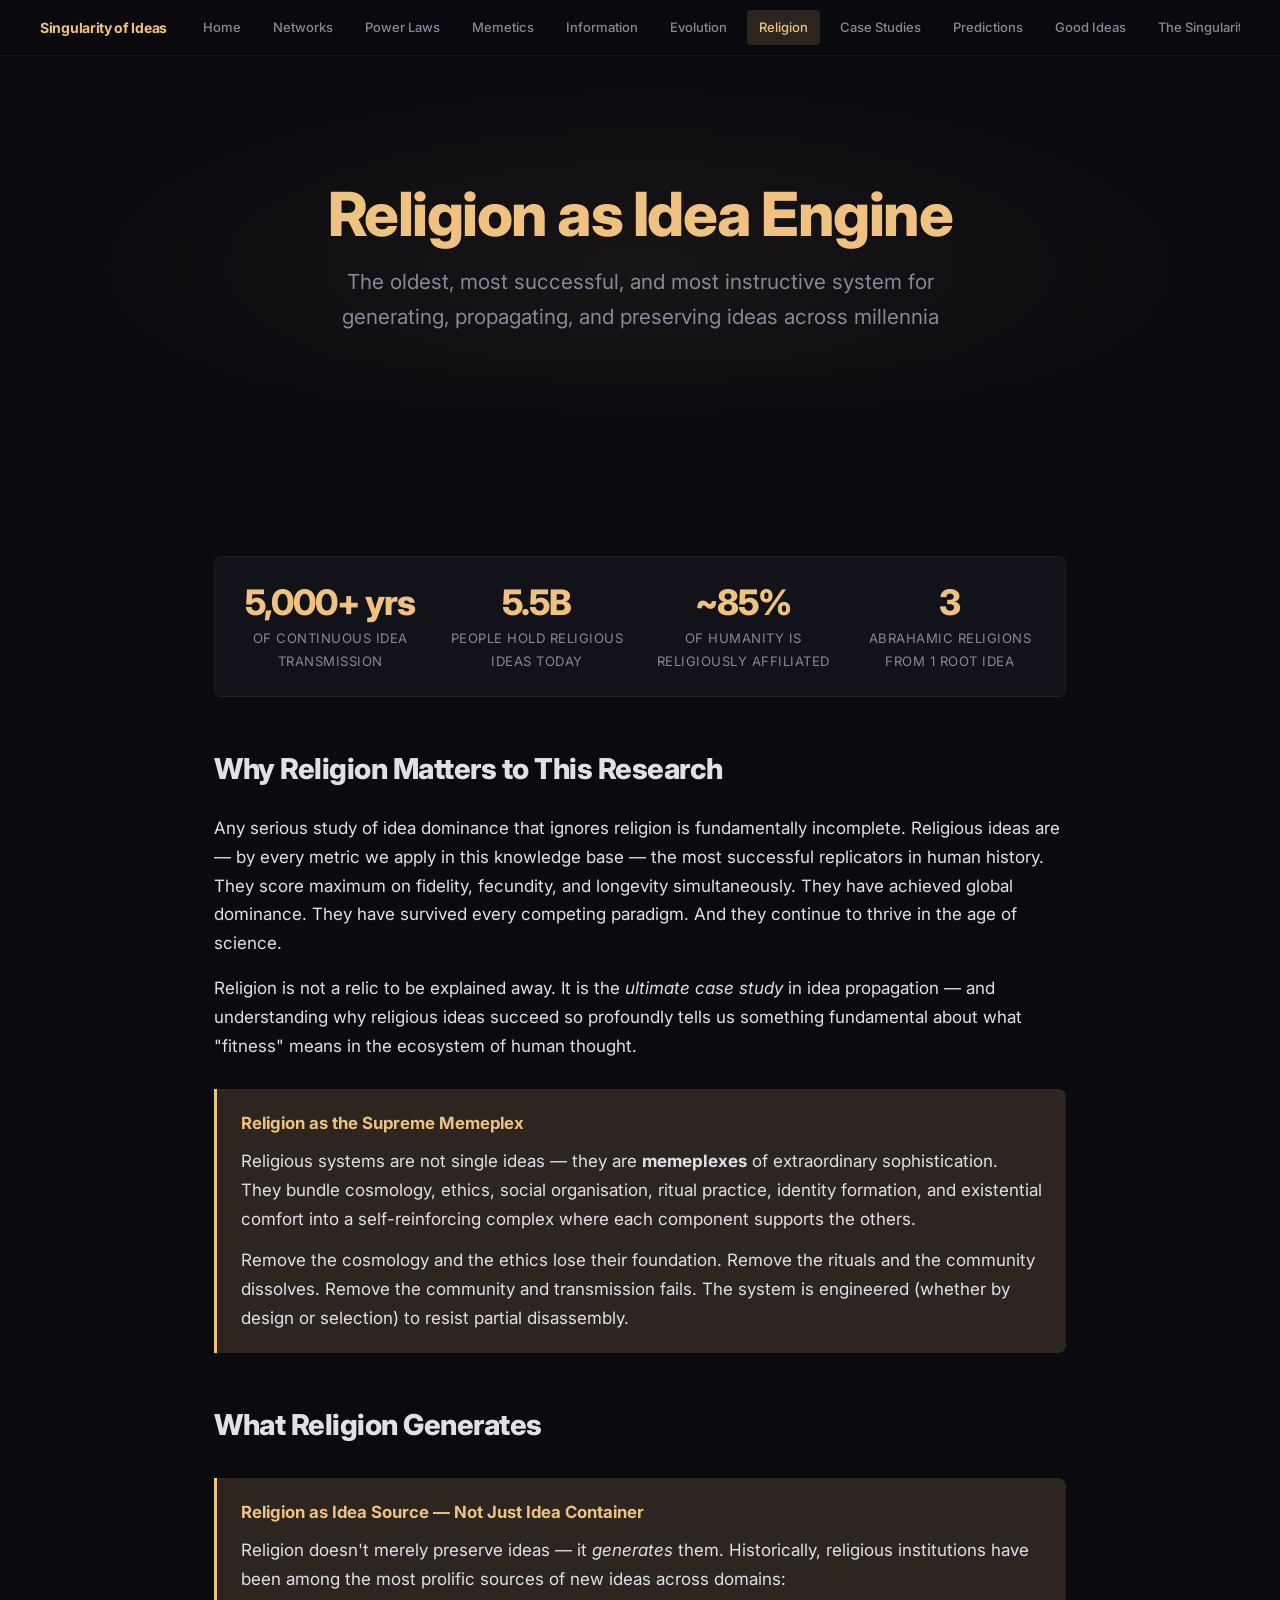
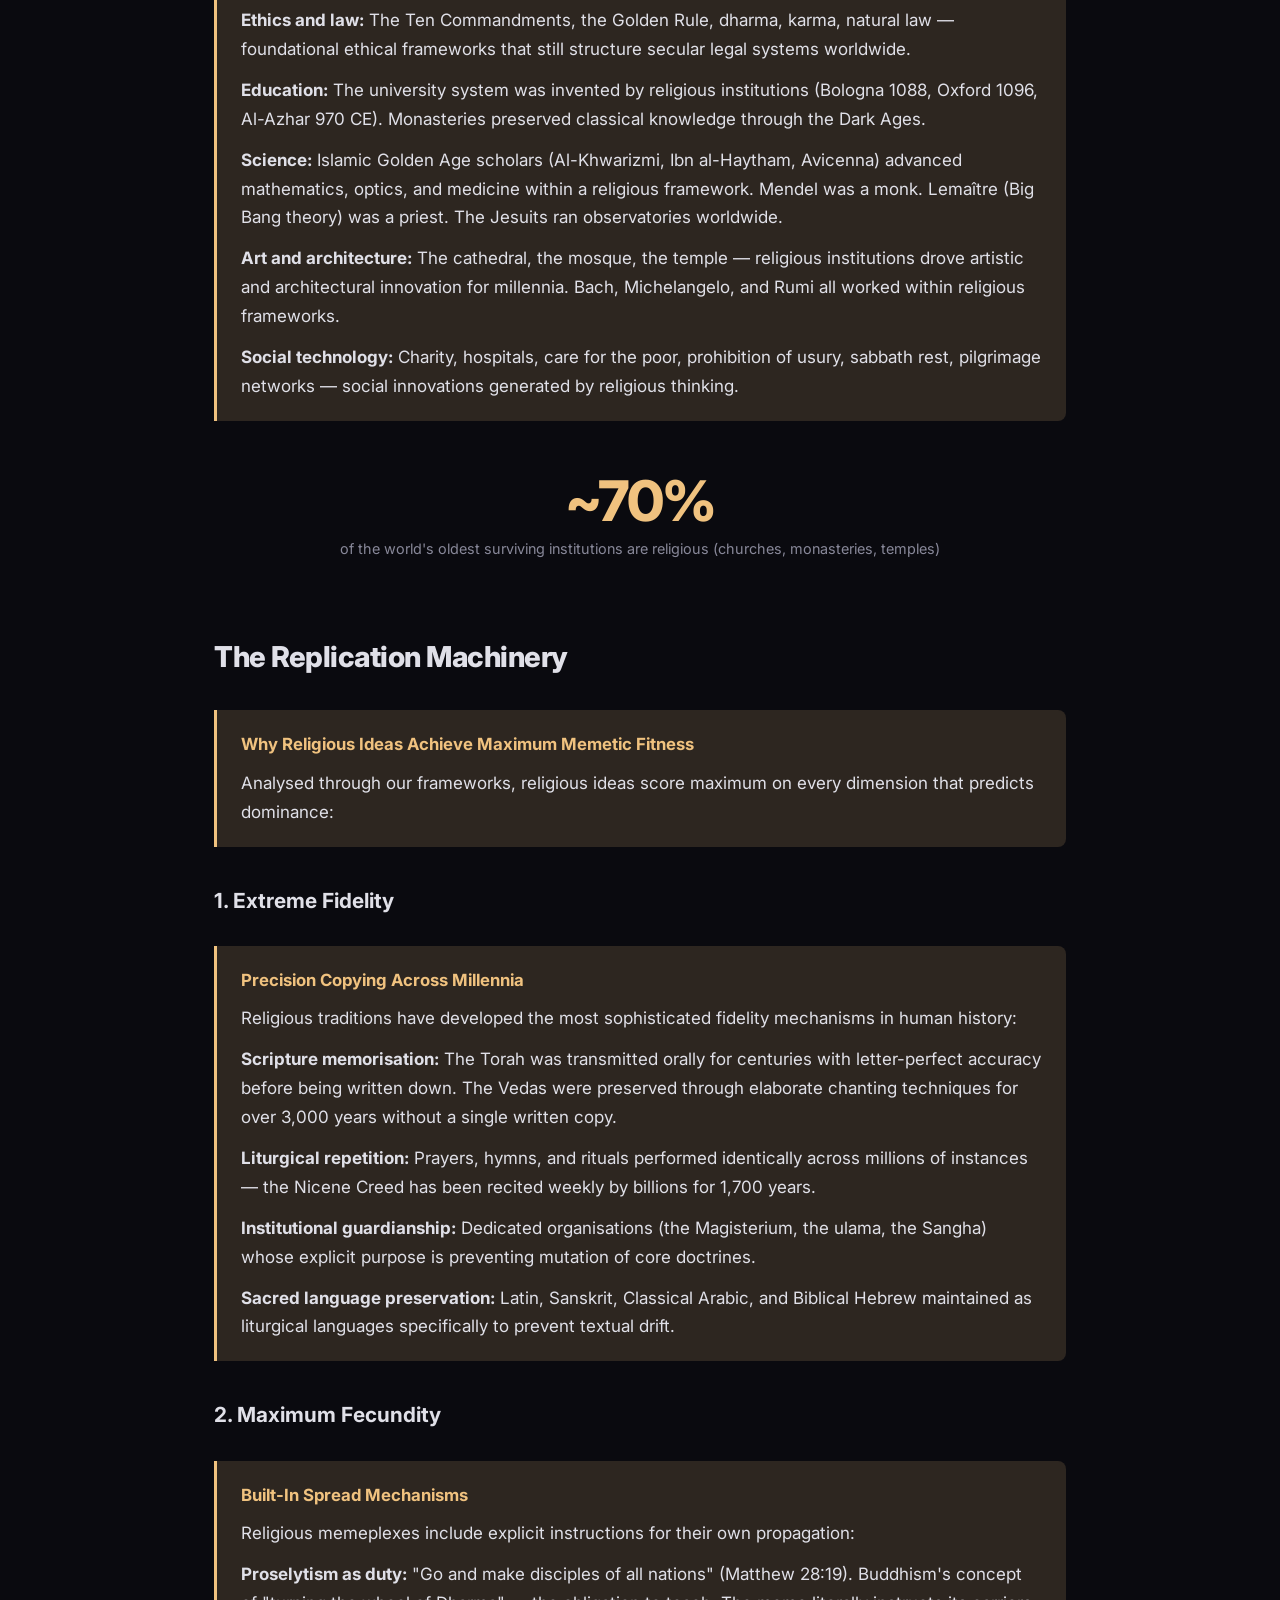
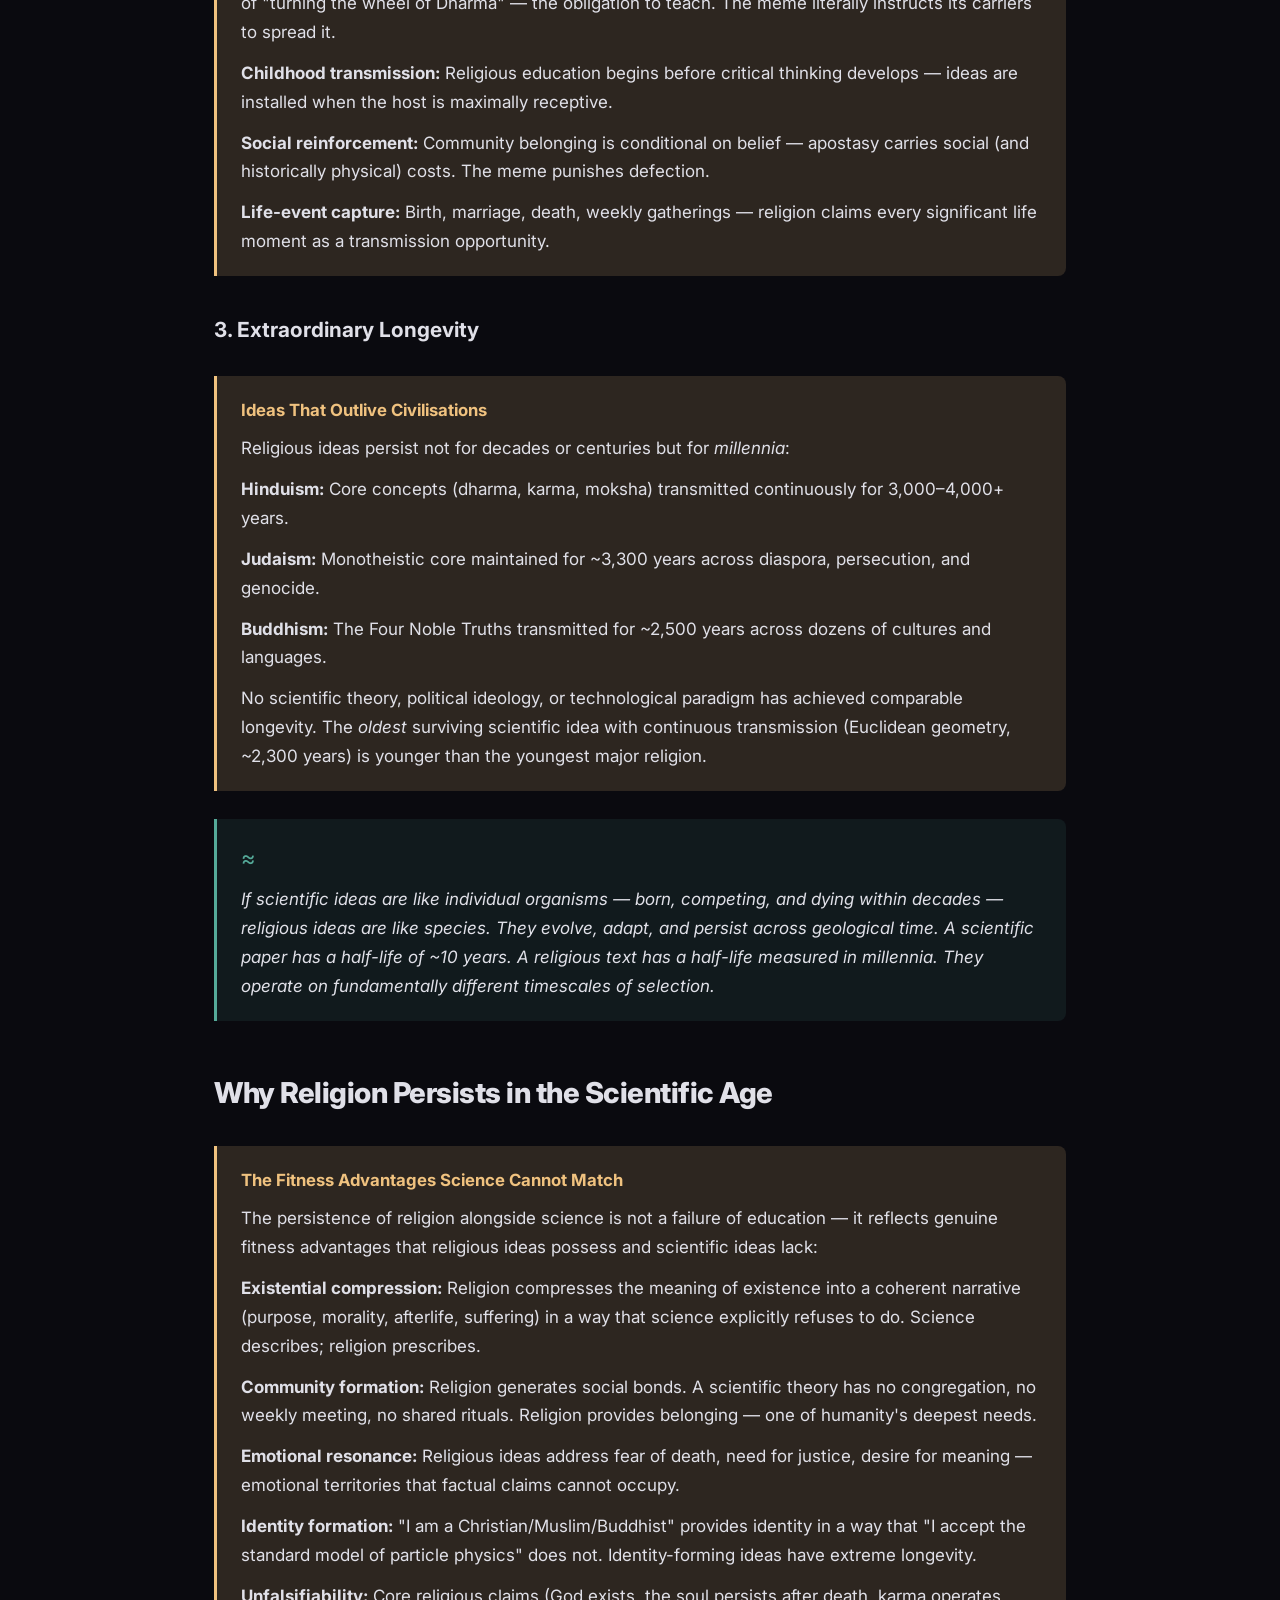
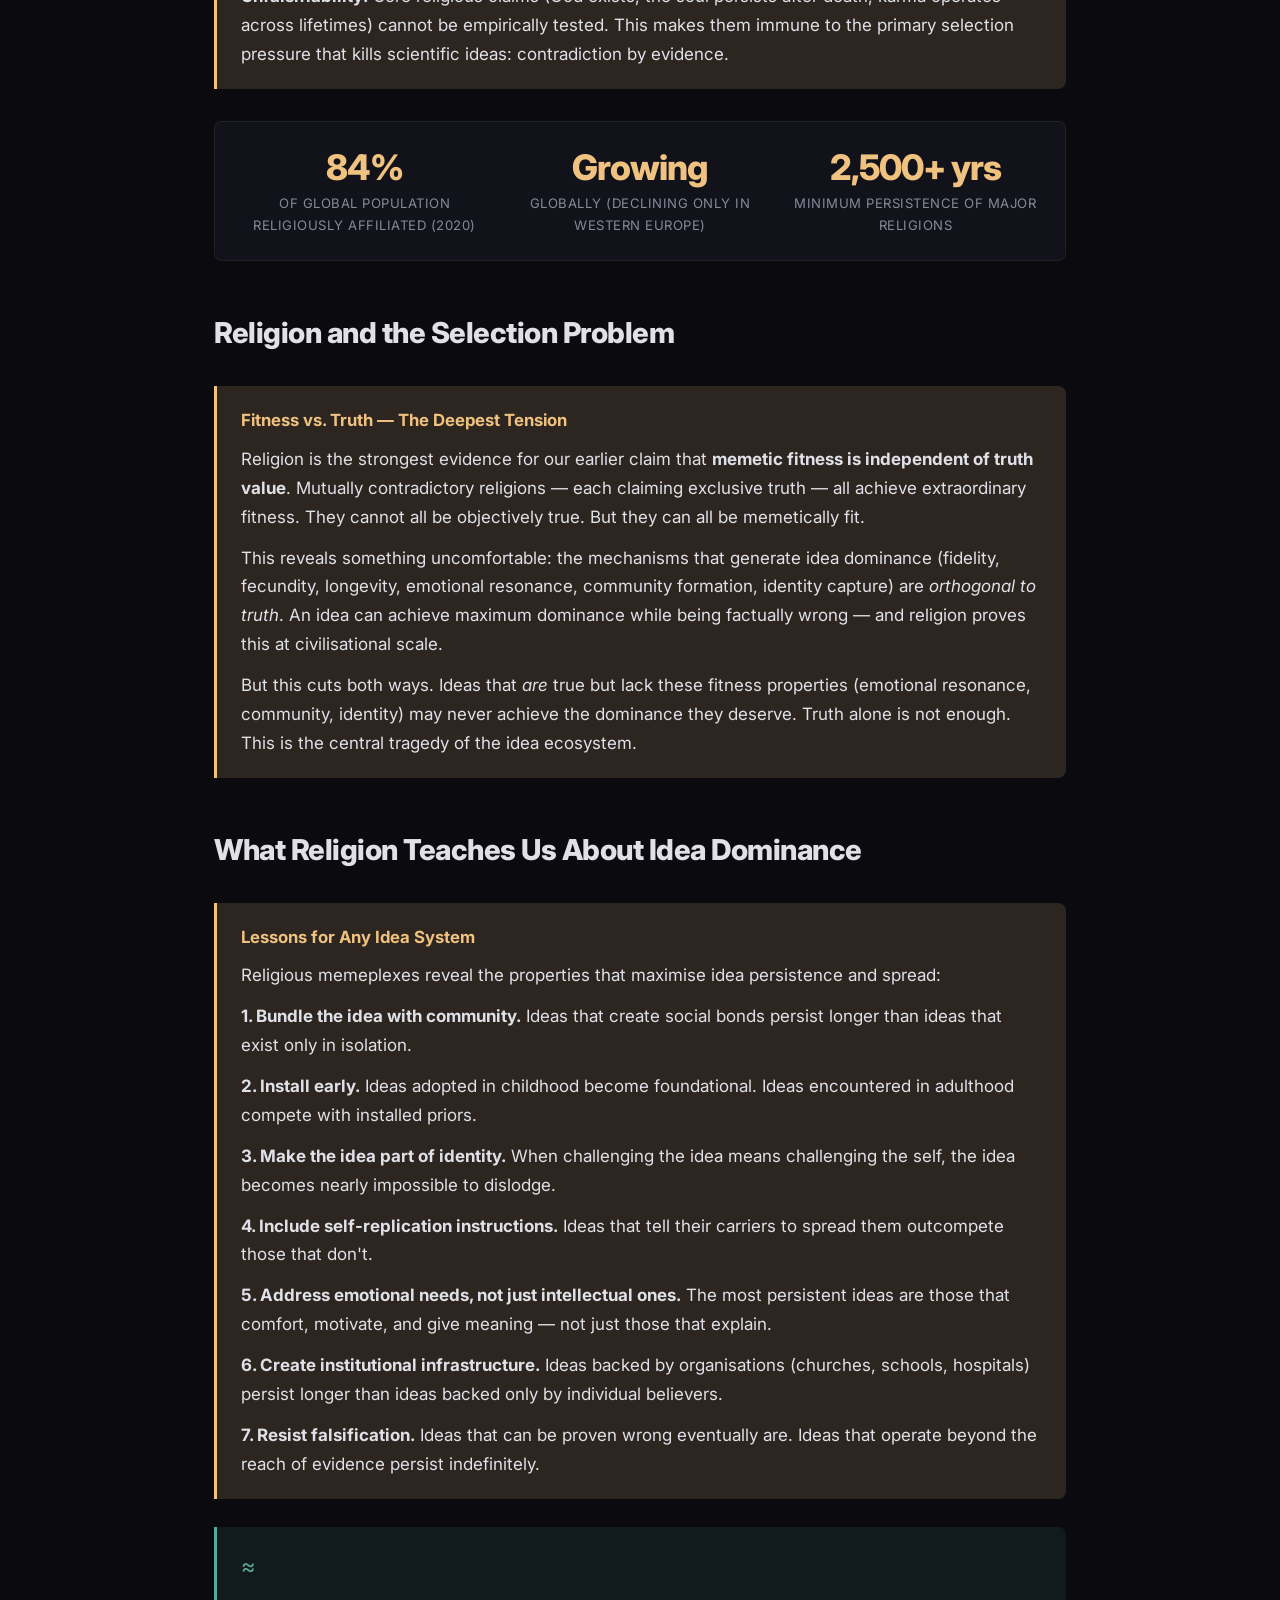
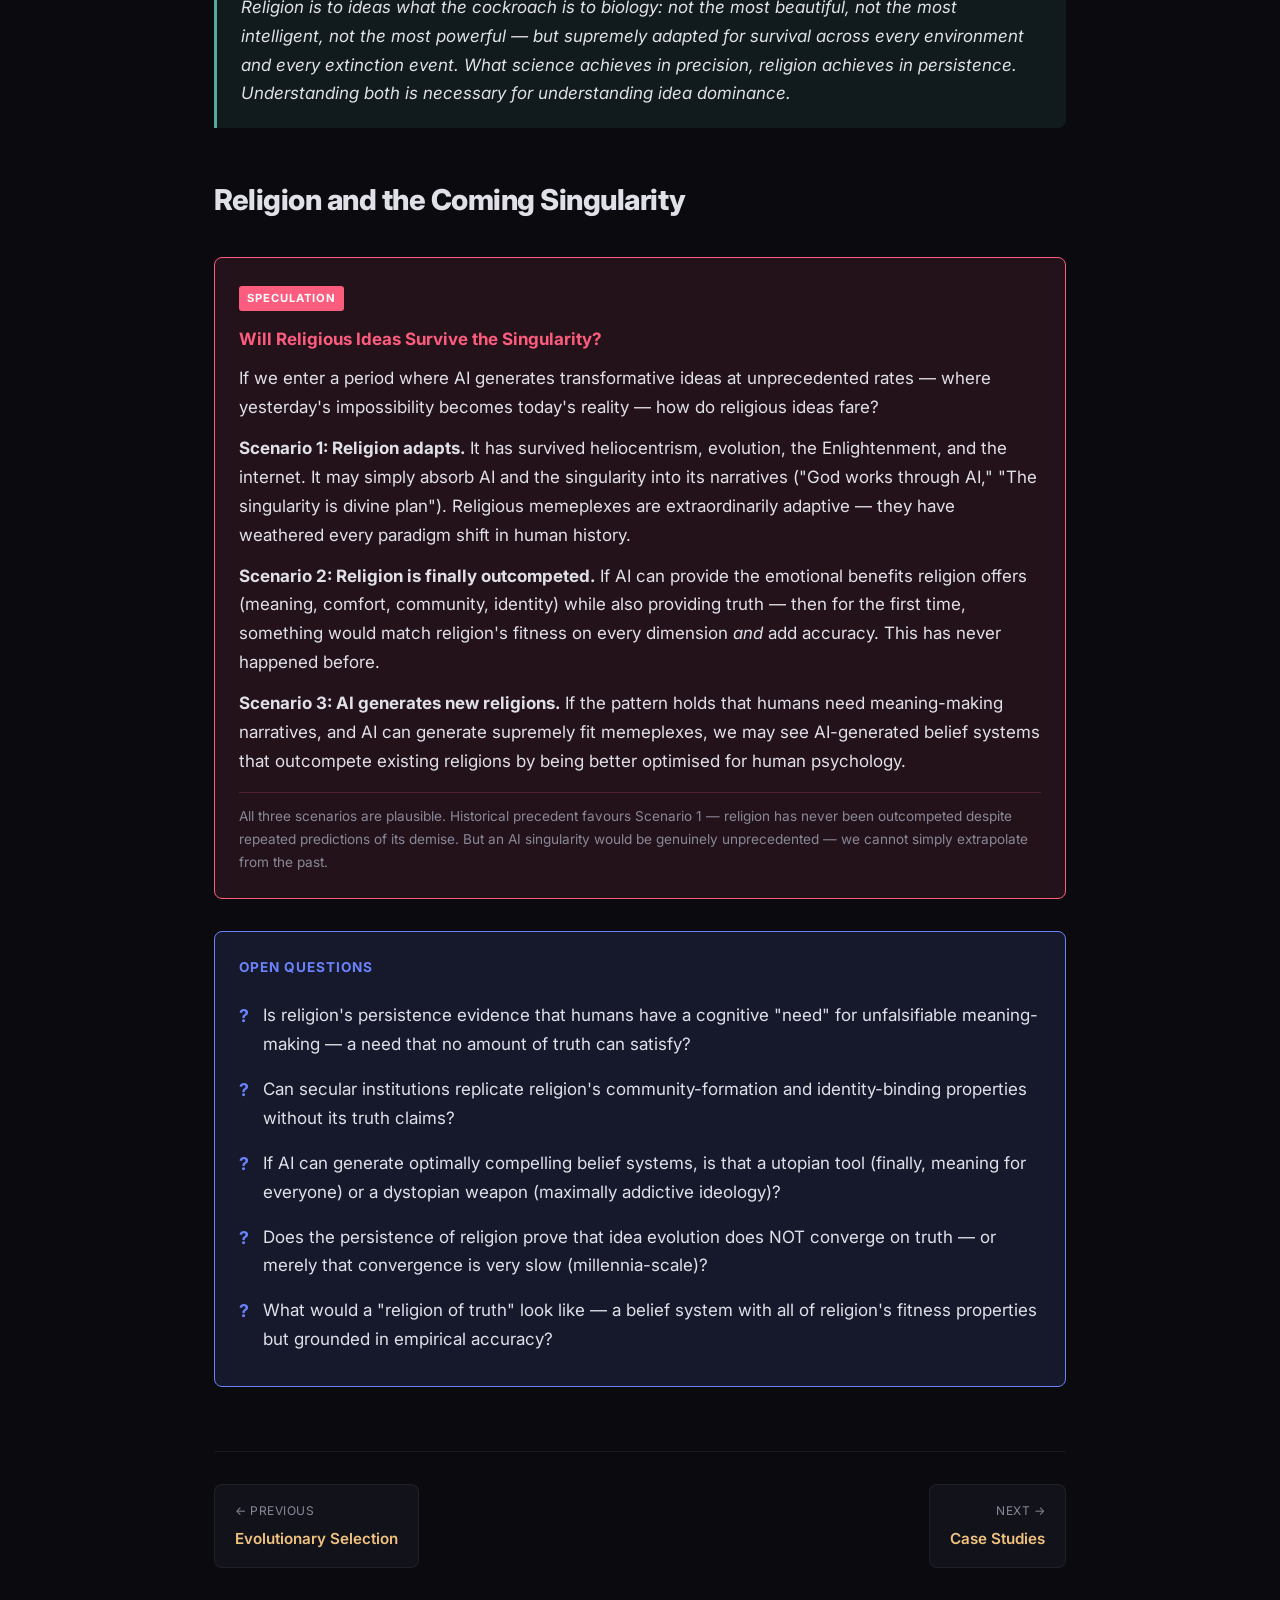
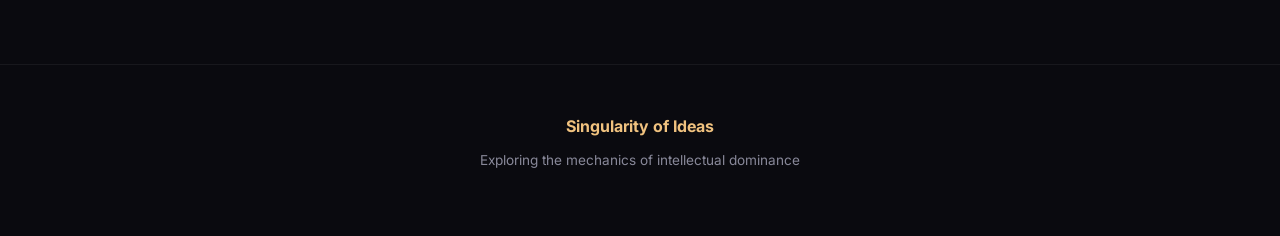
<file: religion.html>
<!DOCTYPE html>
<html lang="en">
<head>
    <meta charset="UTF-8">
    <meta name="viewport" content="width=device-width, initial-scale=1.0">
    <title>Religion as Idea Engine — Singularity of Ideas</title>
    <link rel="stylesheet" href="styles.css">
    <link href="https://fonts.googleapis.com/css2?family=Inter:wght@400;500;600;700;800&family=JetBrains+Mono:wght@400;500&display=swap" rel="stylesheet">
</head>
<body>
    <nav>
        <div class="nav-inner">
            <span class="site-title">Singularity of Ideas</span>
            <a href="index.html">Home</a>
            <a href="network-theory.html">Networks</a>
            <a href="power-laws.html">Power Laws</a>
            <a href="memetics.html">Memetics</a>
            <a href="information-theory.html">Information</a>
            <a href="evolutionary-selection.html">Evolution</a>
            <a href="religion.html" class="active">Religion</a>
            <a href="case-studies.html">Case Studies</a>
            <a href="predictions.html">Predictions</a>
            <a href="what-is-a-good-idea.html">Good Ideas</a>
            <a href="the-singularity.html">The Singularity</a>
            <a href="animations.html">Interactive</a>
        </div>
    </nav>

    <div class="hero">
        <h1>Religion as Idea Engine</h1>
        <p class="subtitle">The oldest, most successful, and most instructive system for generating, propagating, and preserving ideas across millennia</p>
    </div>

    <div class="content">
        <div class="stat-strip">
            <div class="stat">
                <div class="number">5,000+ yrs</div>
                <div class="label">of continuous idea transmission</div>
            </div>
            <div class="stat">
                <div class="number">5.5B</div>
                <div class="label">people hold religious ideas today</div>
            </div>
            <div class="stat">
                <div class="number">~85%</div>
                <div class="label">of humanity is religiously affiliated</div>
            </div>
            <div class="stat">
                <div class="number">3</div>
                <div class="label">Abrahamic religions from 1 root idea</div>
            </div>
        </div>

        <h2>Why Religion Matters to This Research</h2>

        <p>Any serious study of idea dominance that ignores religion is fundamentally incomplete. Religious ideas are — by every metric we apply in this knowledge base — the most successful replicators in human history. They score maximum on fidelity, fecundity, and longevity simultaneously. They have achieved global dominance. They have survived every competing paradigm. And they continue to thrive in the age of science.</p>

        <p>Religion is not a relic to be explained away. It is the <em>ultimate case study</em> in idea propagation — and understanding why religious ideas succeed so profoundly tells us something fundamental about what "fitness" means in the ecosystem of human thought.</p>

        <div class="explanation">
            <h4>Religion as the Supreme Memeplex</h4>
            <p>Religious systems are not single ideas — they are <strong>memeplexes</strong> of extraordinary sophistication. They bundle cosmology, ethics, social organisation, ritual practice, identity formation, and existential comfort into a self-reinforcing complex where each component supports the others.</p>
            <p>Remove the cosmology and the ethics lose their foundation. Remove the rituals and the community dissolves. Remove the community and transmission fails. The system is engineered (whether by design or selection) to resist partial disassembly.</p>
        </div>

        <h2>What Religion Generates</h2>

        <div class="explanation">
            <h4>Religion as Idea Source — Not Just Idea Container</h4>
            <p>Religion doesn't merely preserve ideas — it <em>generates</em> them. Historically, religious institutions have been among the most prolific sources of new ideas across domains:</p>
            <p><strong>Ethics and law:</strong> The Ten Commandments, the Golden Rule, dharma, karma, natural law — foundational ethical frameworks that still structure secular legal systems worldwide.</p>
            <p><strong>Education:</strong> The university system was invented by religious institutions (Bologna 1088, Oxford 1096, Al-Azhar 970 CE). Monasteries preserved classical knowledge through the Dark Ages.</p>
            <p><strong>Science:</strong> Islamic Golden Age scholars (Al-Khwarizmi, Ibn al-Haytham, Avicenna) advanced mathematics, optics, and medicine within a religious framework. Mendel was a monk. Lemaître (Big Bang theory) was a priest. The Jesuits ran observatories worldwide.</p>
            <p><strong>Art and architecture:</strong> The cathedral, the mosque, the temple — religious institutions drove artistic and architectural innovation for millennia. Bach, Michelangelo, and Rumi all worked within religious frameworks.</p>
            <p><strong>Social technology:</strong> Charity, hospitals, care for the poor, prohibition of usury, sabbath rest, pilgrimage networks — social innovations generated by religious thinking.</p>
        </div>

        <div class="big-number">
            <div class="value">~70%</div>
            <div class="context">of the world's oldest surviving institutions are religious (churches, monasteries, temples)</div>
        </div>

        <h2>The Replication Machinery</h2>

        <div class="explanation">
            <h4>Why Religious Ideas Achieve Maximum Memetic Fitness</h4>
            <p>Analysed through our frameworks, religious ideas score maximum on every dimension that predicts dominance:</p>
        </div>

        <h3>1. Extreme Fidelity</h3>
        <div class="explanation">
            <h4>Precision Copying Across Millennia</h4>
            <p>Religious traditions have developed the most sophisticated fidelity mechanisms in human history:</p>
            <p><strong>Scripture memorisation:</strong> The Torah was transmitted orally for centuries with letter-perfect accuracy before being written down. The Vedas were preserved through elaborate chanting techniques for over 3,000 years without a single written copy.</p>
            <p><strong>Liturgical repetition:</strong> Prayers, hymns, and rituals performed identically across millions of instances — the Nicene Creed has been recited weekly by billions for 1,700 years.</p>
            <p><strong>Institutional guardianship:</strong> Dedicated organisations (the Magisterium, the ulama, the Sangha) whose explicit purpose is preventing mutation of core doctrines.</p>
            <p><strong>Sacred language preservation:</strong> Latin, Sanskrit, Classical Arabic, and Biblical Hebrew maintained as liturgical languages specifically to prevent textual drift.</p>
        </div>

        <h3>2. Maximum Fecundity</h3>
        <div class="explanation">
            <h4>Built-In Spread Mechanisms</h4>
            <p>Religious memeplexes include explicit instructions for their own propagation:</p>
            <p><strong>Proselytism as duty:</strong> "Go and make disciples of all nations" (Matthew 28:19). Buddhism's concept of "turning the wheel of Dharma" — the obligation to teach. The meme literally instructs its carriers to spread it.</p>
            <p><strong>Childhood transmission:</strong> Religious education begins before critical thinking develops — ideas are installed when the host is maximally receptive.</p>
            <p><strong>Social reinforcement:</strong> Community belonging is conditional on belief — apostasy carries social (and historically physical) costs. The meme punishes defection.</p>
            <p><strong>Life-event capture:</strong> Birth, marriage, death, weekly gatherings — religion claims every significant life moment as a transmission opportunity.</p>
        </div>

        <h3>3. Extraordinary Longevity</h3>
        <div class="explanation">
            <h4>Ideas That Outlive Civilisations</h4>
            <p>Religious ideas persist not for decades or centuries but for <em>millennia</em>:</p>
            <p><strong>Hinduism:</strong> Core concepts (dharma, karma, moksha) transmitted continuously for 3,000–4,000+ years.</p>
            <p><strong>Judaism:</strong> Monotheistic core maintained for ~3,300 years across diaspora, persecution, and genocide.</p>
            <p><strong>Buddhism:</strong> The Four Noble Truths transmitted for ~2,500 years across dozens of cultures and languages.</p>
            <p>No scientific theory, political ideology, or technological paradigm has achieved comparable longevity. The <em>oldest</em> surviving scientific idea with continuous transmission (Euclidean geometry, ~2,300 years) is younger than the youngest major religion.</p>
        </div>

        <div class="analogy">
            <p>If scientific ideas are like individual organisms — born, competing, and dying within decades — religious ideas are like species. They evolve, adapt, and persist across geological time. A scientific paper has a half-life of ~10 years. A religious text has a half-life measured in millennia. They operate on fundamentally different timescales of selection.</p>
        </div>

        <h2>Why Religion Persists in the Scientific Age</h2>

        <div class="explanation">
            <h4>The Fitness Advantages Science Cannot Match</h4>
            <p>The persistence of religion alongside science is not a failure of education — it reflects genuine fitness advantages that religious ideas possess and scientific ideas lack:</p>
            <p><strong>Existential compression:</strong> Religion compresses the meaning of existence into a coherent narrative (purpose, morality, afterlife, suffering) in a way that science explicitly refuses to do. Science describes; religion prescribes.</p>
            <p><strong>Community formation:</strong> Religion generates social bonds. A scientific theory has no congregation, no weekly meeting, no shared rituals. Religion provides belonging — one of humanity's deepest needs.</p>
            <p><strong>Emotional resonance:</strong> Religious ideas address fear of death, need for justice, desire for meaning — emotional territories that factual claims cannot occupy.</p>
            <p><strong>Identity formation:</strong> "I am a Christian/Muslim/Buddhist" provides identity in a way that "I accept the standard model of particle physics" does not. Identity-forming ideas have extreme longevity.</p>
            <p><strong>Unfalsifiability:</strong> Core religious claims (God exists, the soul persists after death, karma operates across lifetimes) cannot be empirically tested. This makes them immune to the primary selection pressure that kills scientific ideas: contradiction by evidence.</p>
        </div>

        <div class="stat-strip">
            <div class="stat">
                <div class="number">84%</div>
                <div class="label">of global population religiously affiliated (2020)</div>
            </div>
            <div class="stat">
                <div class="number">Growing</div>
                <div class="label">globally (declining only in Western Europe)</div>
            </div>
            <div class="stat">
                <div class="number">2,500+ yrs</div>
                <div class="label">minimum persistence of major religions</div>
            </div>
        </div>

        <h2>Religion and the Selection Problem</h2>

        <div class="explanation">
            <h4>Fitness vs. Truth — The Deepest Tension</h4>
            <p>Religion is the strongest evidence for our earlier claim that <strong>memetic fitness is independent of truth value</strong>. Mutually contradictory religions — each claiming exclusive truth — all achieve extraordinary fitness. They cannot all be objectively true. But they can all be memetically fit.</p>
            <p>This reveals something uncomfortable: the mechanisms that generate idea dominance (fidelity, fecundity, longevity, emotional resonance, community formation, identity capture) are <em>orthogonal to truth</em>. An idea can achieve maximum dominance while being factually wrong — and religion proves this at civilisational scale.</p>
            <p>But this cuts both ways. Ideas that <em>are</em> true but lack these fitness properties (emotional resonance, community, identity) may never achieve the dominance they deserve. Truth alone is not enough. This is the central tragedy of the idea ecosystem.</p>
        </div>

        <h2>What Religion Teaches Us About Idea Dominance</h2>

        <div class="explanation">
            <h4>Lessons for Any Idea System</h4>
            <p>Religious memeplexes reveal the properties that maximise idea persistence and spread:</p>
            <p><strong>1. Bundle the idea with community.</strong> Ideas that create social bonds persist longer than ideas that exist only in isolation.</p>
            <p><strong>2. Install early.</strong> Ideas adopted in childhood become foundational. Ideas encountered in adulthood compete with installed priors.</p>
            <p><strong>3. Make the idea part of identity.</strong> When challenging the idea means challenging the self, the idea becomes nearly impossible to dislodge.</p>
            <p><strong>4. Include self-replication instructions.</strong> Ideas that tell their carriers to spread them outcompete those that don't.</p>
            <p><strong>5. Address emotional needs, not just intellectual ones.</strong> The most persistent ideas are those that comfort, motivate, and give meaning — not just those that explain.</p>
            <p><strong>6. Create institutional infrastructure.</strong> Ideas backed by organisations (churches, schools, hospitals) persist longer than ideas backed only by individual believers.</p>
            <p><strong>7. Resist falsification.</strong> Ideas that can be proven wrong eventually are. Ideas that operate beyond the reach of evidence persist indefinitely.</p>
        </div>

        <div class="analogy">
            <p>Religion is to ideas what the cockroach is to biology: not the most beautiful, not the most intelligent, not the most powerful — but supremely adapted for survival across every environment and every extinction event. What science achieves in precision, religion achieves in persistence. Understanding both is necessary for understanding idea dominance.</p>
        </div>

        <h2>Religion and the Coming Singularity</h2>

        <div class="speculation-box">
            <span class="badge">Speculation</span>
            <h4>Will Religious Ideas Survive the Singularity?</h4>
            <p>If we enter a period where AI generates transformative ideas at unprecedented rates — where yesterday's impossibility becomes today's reality — how do religious ideas fare?</p>
            <p><strong>Scenario 1: Religion adapts.</strong> It has survived heliocentrism, evolution, the Enlightenment, and the internet. It may simply absorb AI and the singularity into its narratives ("God works through AI," "The singularity is divine plan"). Religious memeplexes are extraordinarily adaptive — they have weathered every paradigm shift in human history.</p>
            <p><strong>Scenario 2: Religion is finally outcompeted.</strong> If AI can provide the emotional benefits religion offers (meaning, comfort, community, identity) while also providing truth — then for the first time, something would match religion's fitness on every dimension <em>and</em> add accuracy. This has never happened before.</p>
            <p><strong>Scenario 3: AI generates new religions.</strong> If the pattern holds that humans need meaning-making narratives, and AI can generate supremely fit memeplexes, we may see AI-generated belief systems that outcompete existing religions by being better optimised for human psychology.</p>
            <p class="caveat">All three scenarios are plausible. Historical precedent favours Scenario 1 — religion has never been outcompeted despite repeated predictions of its demise. But an AI singularity would be genuinely unprecedented — we cannot simply extrapolate from the past.</p>
        </div>

        <div class="question-box">
            <h4>Open Questions</h4>
            <ul>
                <li>Is religion's persistence evidence that humans have a cognitive "need" for unfalsifiable meaning-making — a need that no amount of truth can satisfy?</li>
                <li>Can secular institutions replicate religion's community-formation and identity-binding properties without its truth claims?</li>
                <li>If AI can generate optimally compelling belief systems, is that a utopian tool (finally, meaning for everyone) or a dystopian weapon (maximally addictive ideology)?</li>
                <li>Does the persistence of religion prove that idea evolution does NOT converge on truth — or merely that convergence is very slow (millennia-scale)?</li>
                <li>What would a "religion of truth" look like — a belief system with all of religion's fitness properties but grounded in empirical accuracy?</li>
            </ul>
        </div>

        <div class="page-nav">
            <a href="evolutionary-selection.html">
                <span class="direction">← Previous</span>
                <span class="title">Evolutionary Selection</span>
            </a>
            <a href="case-studies.html" class="next">
                <span class="direction">Next →</span>
                <span class="title">Case Studies</span>
            </a>
        </div>
    </div>

    <footer>
        <div class="footer-title">Singularity of Ideas</div>
        <p>Exploring the mechanics of intellectual dominance</p>
    </footer>
</body>
</html>
</file>
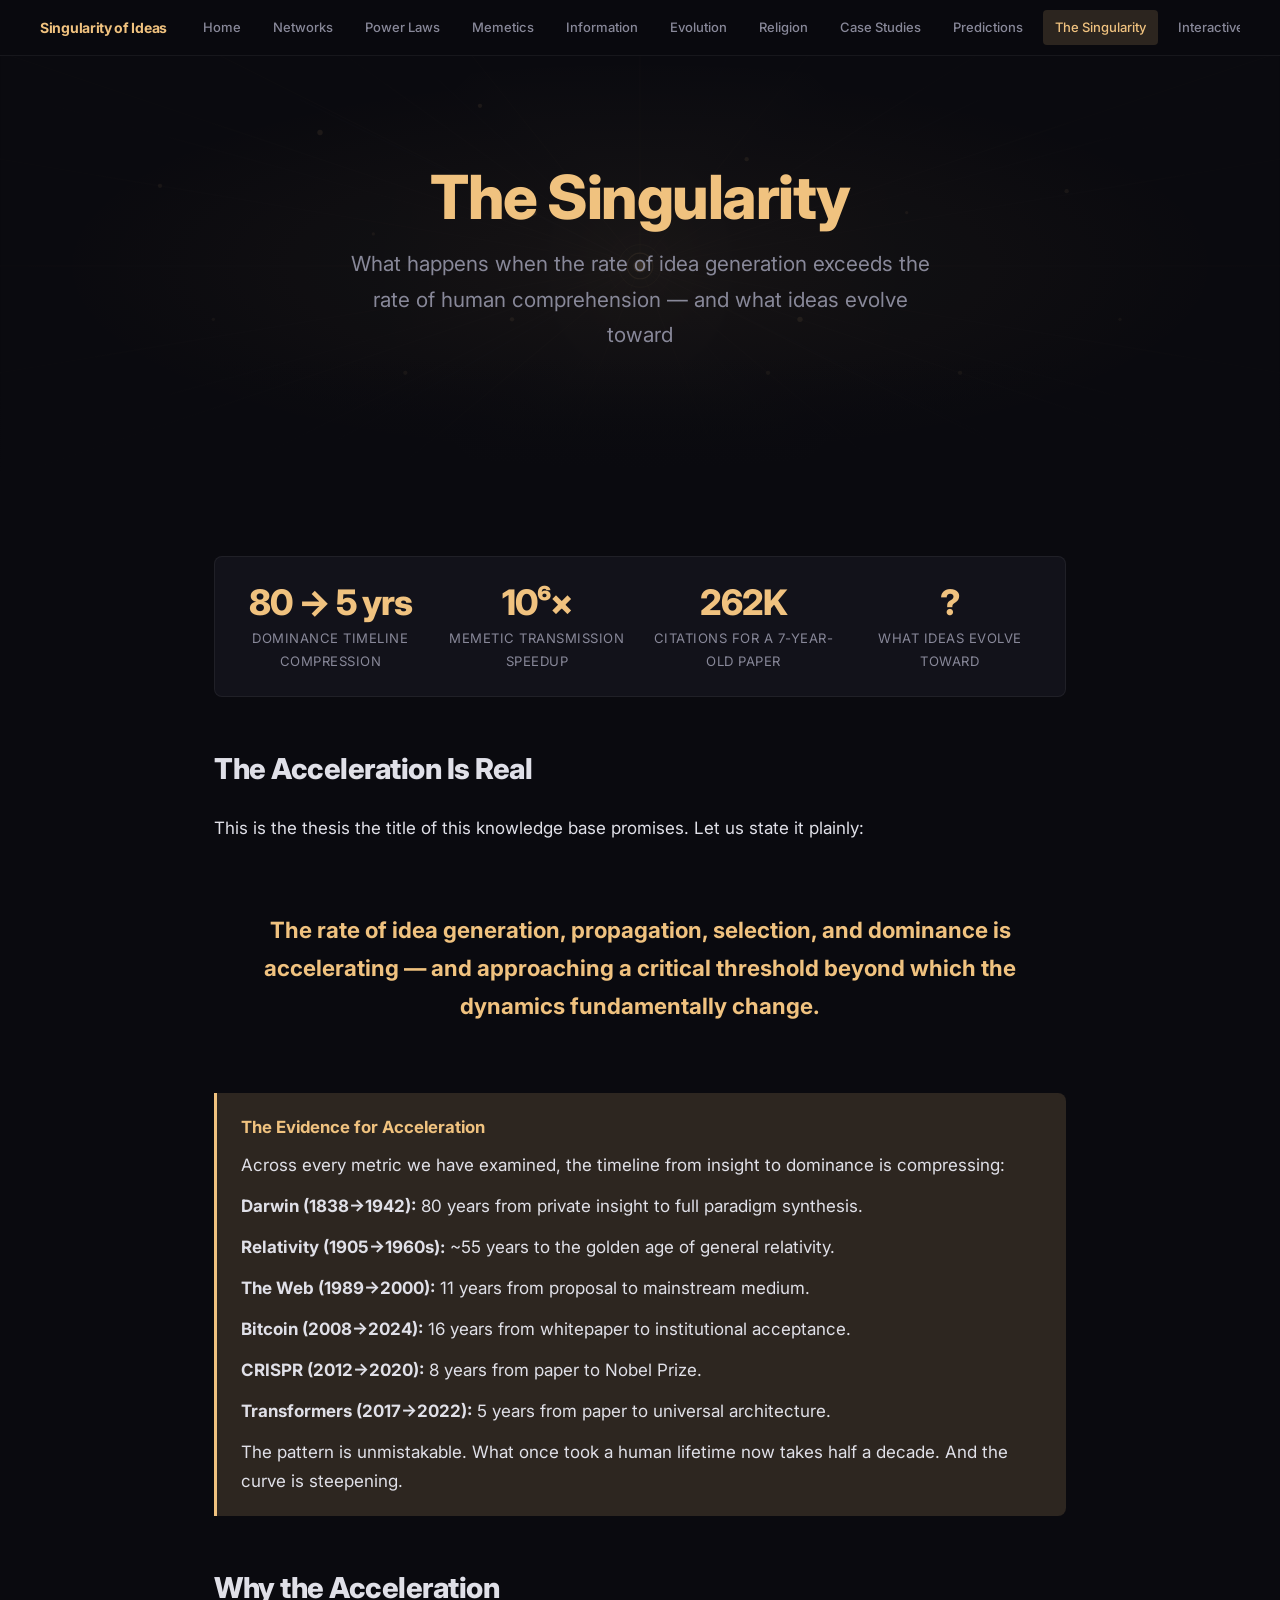
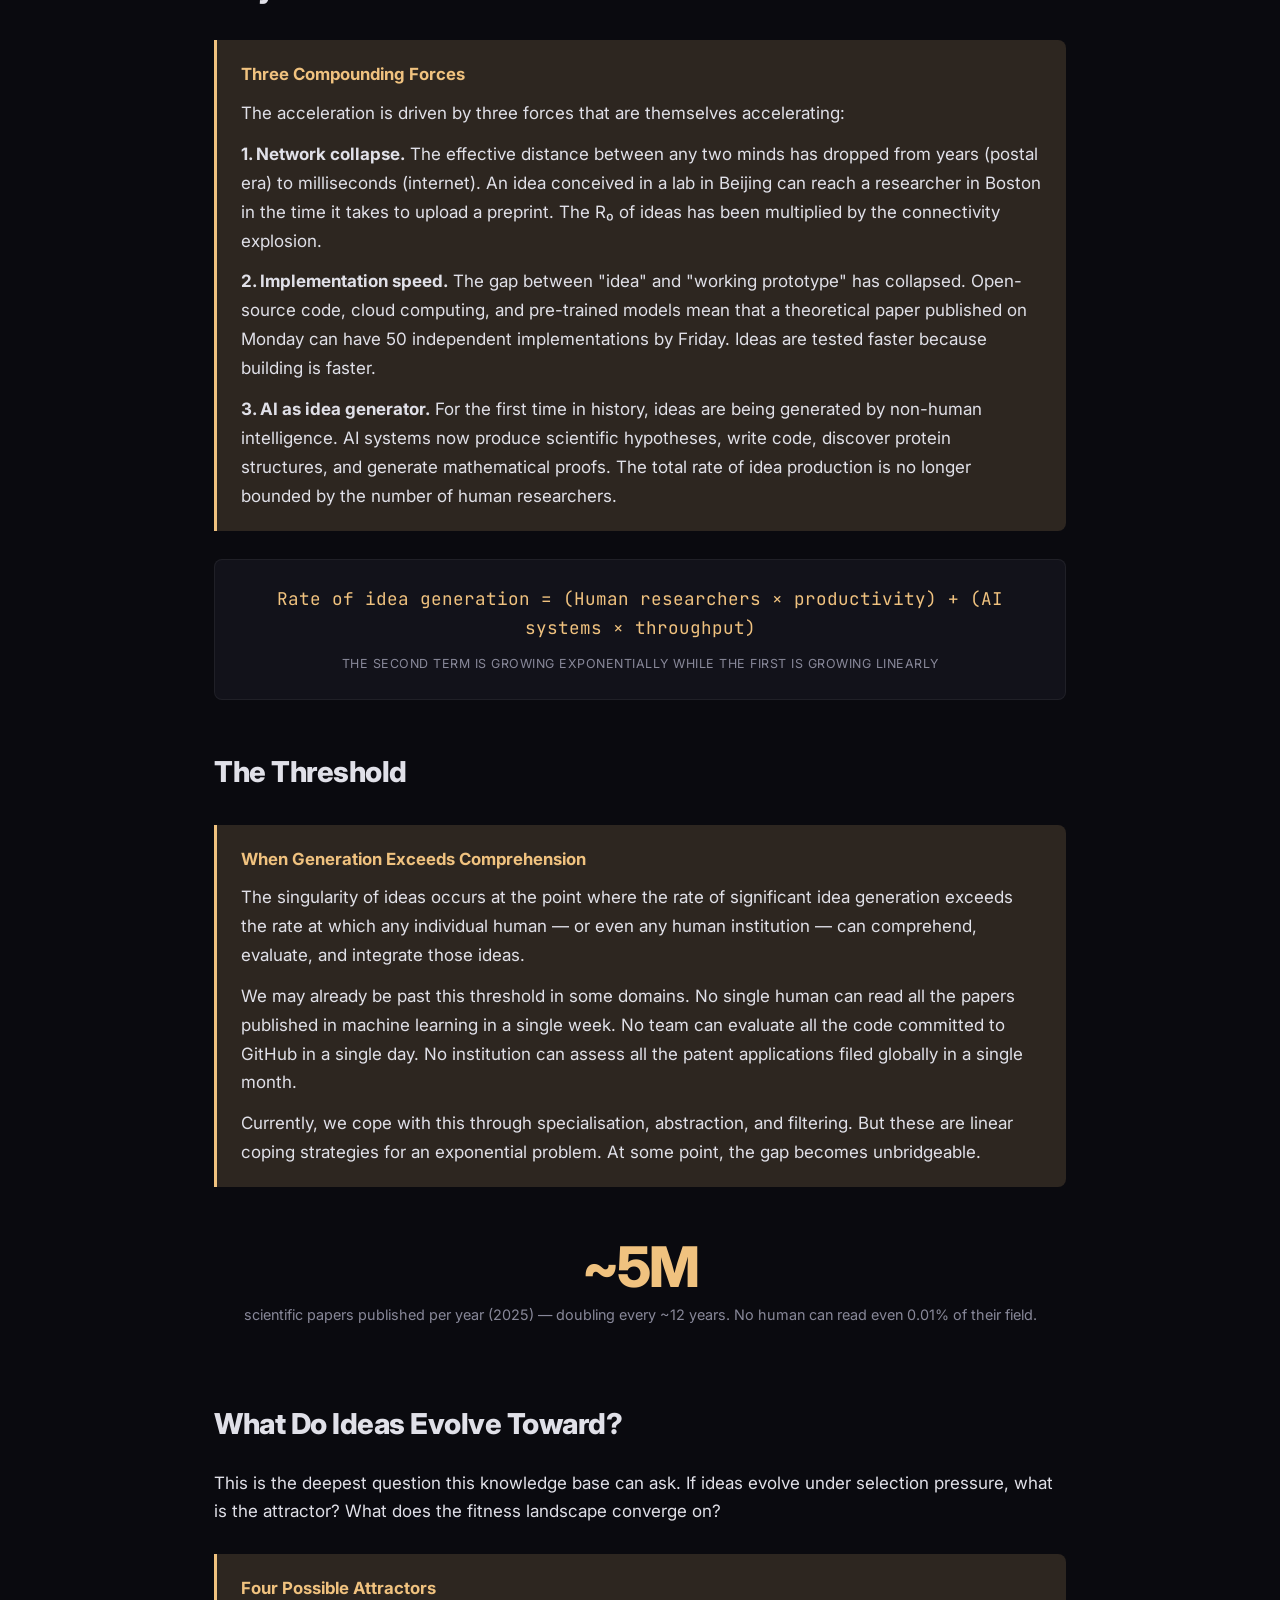
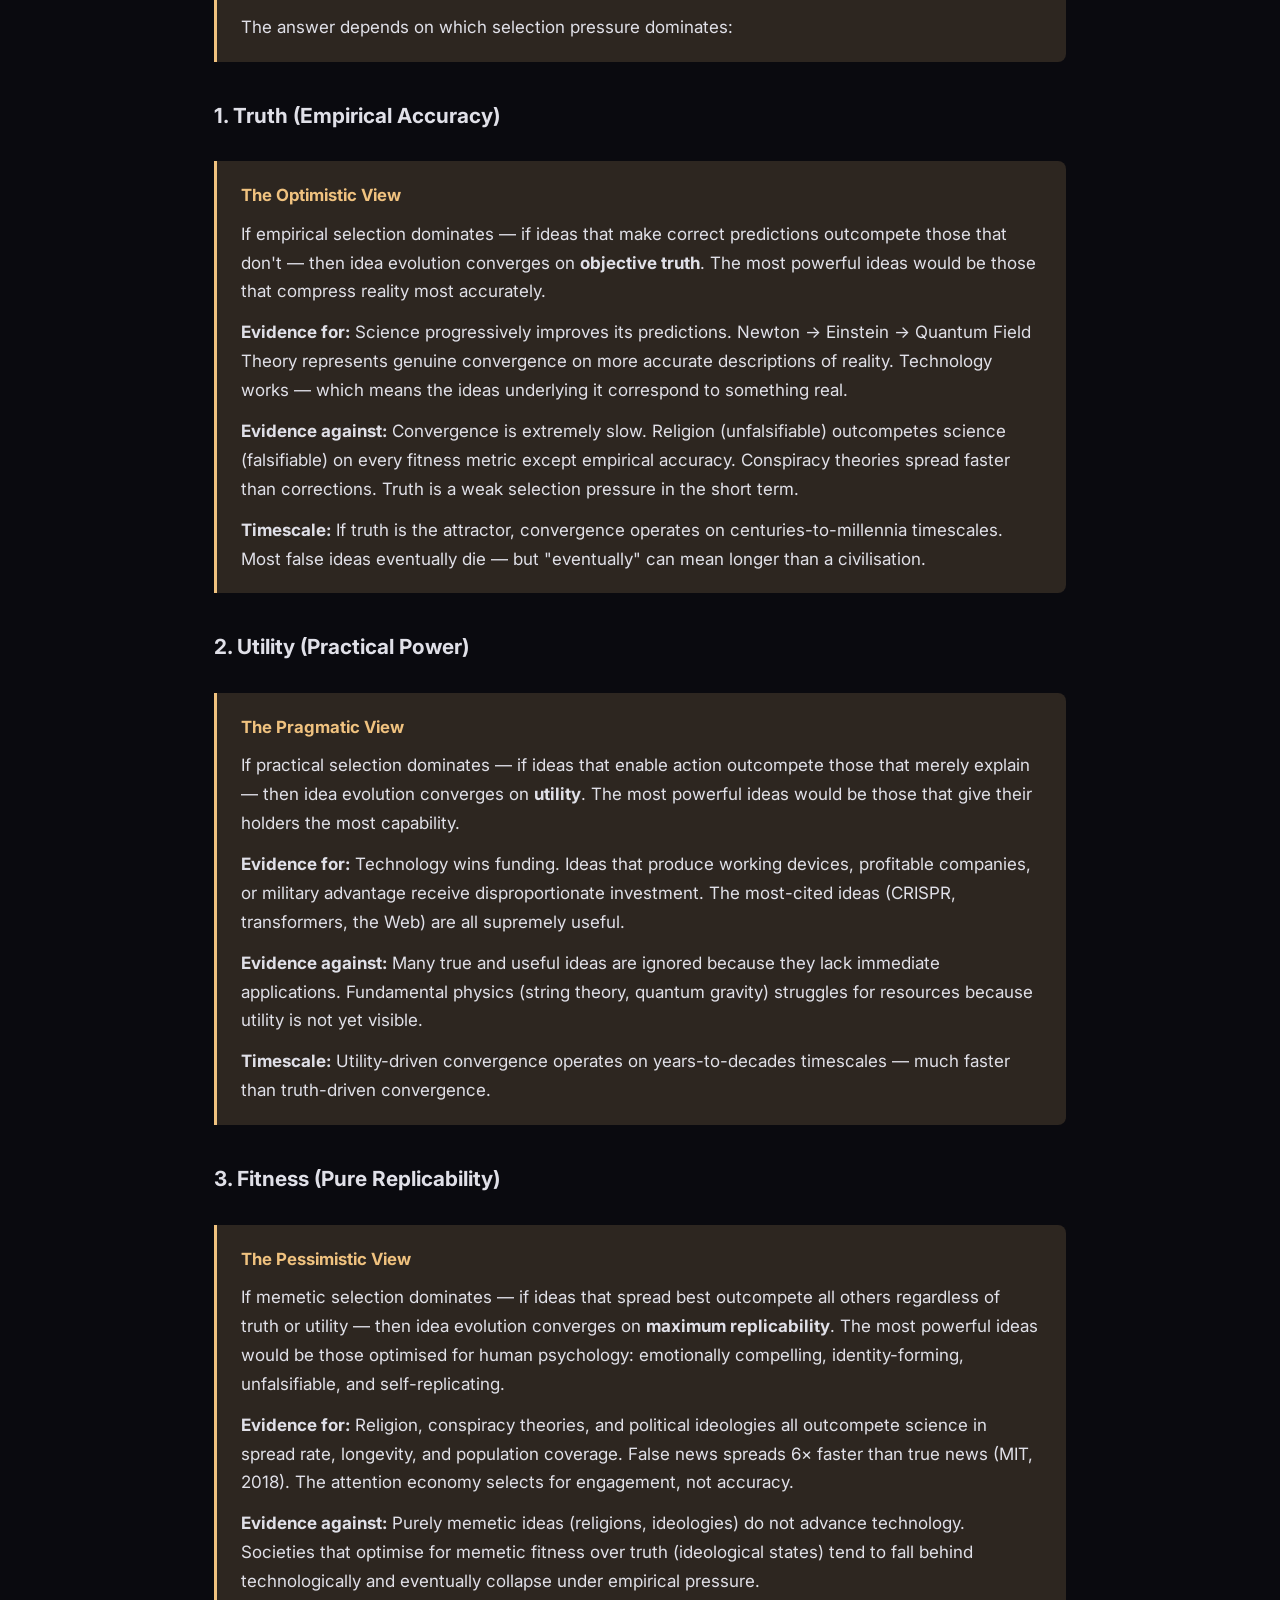
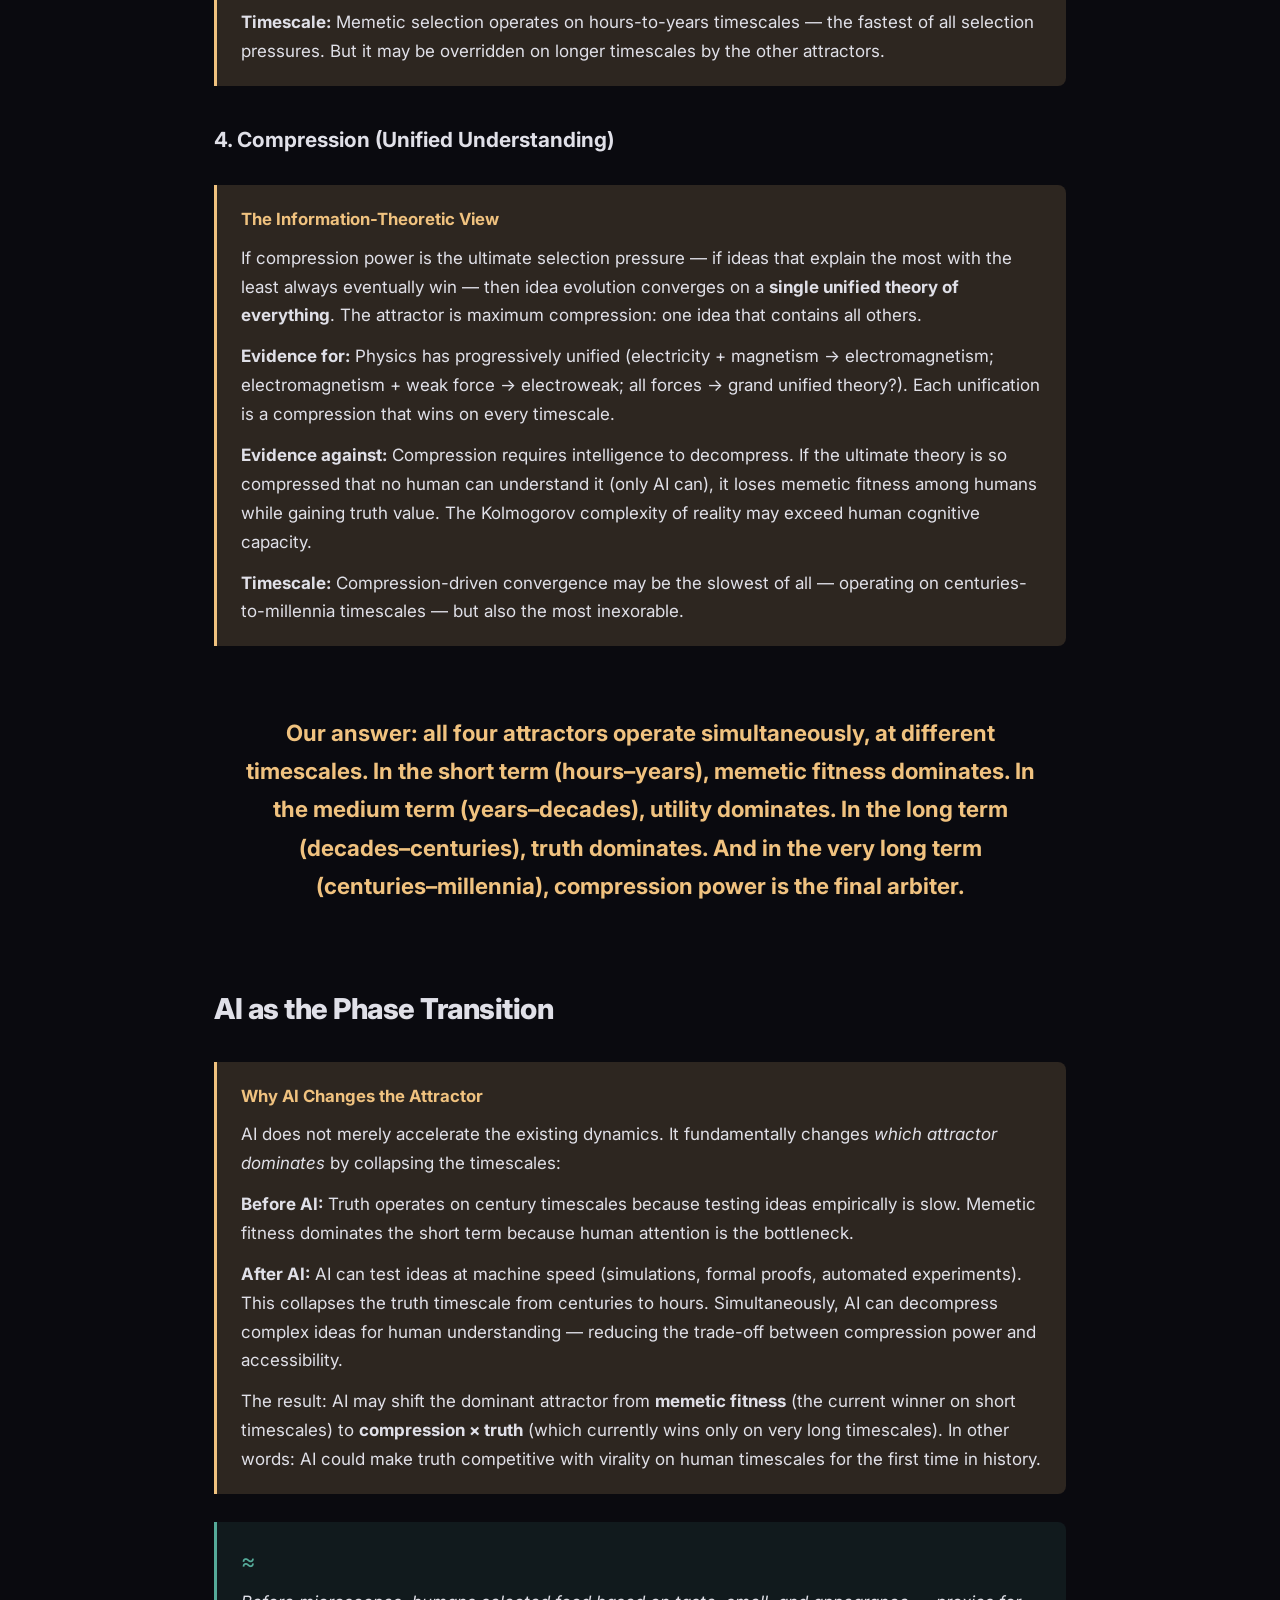
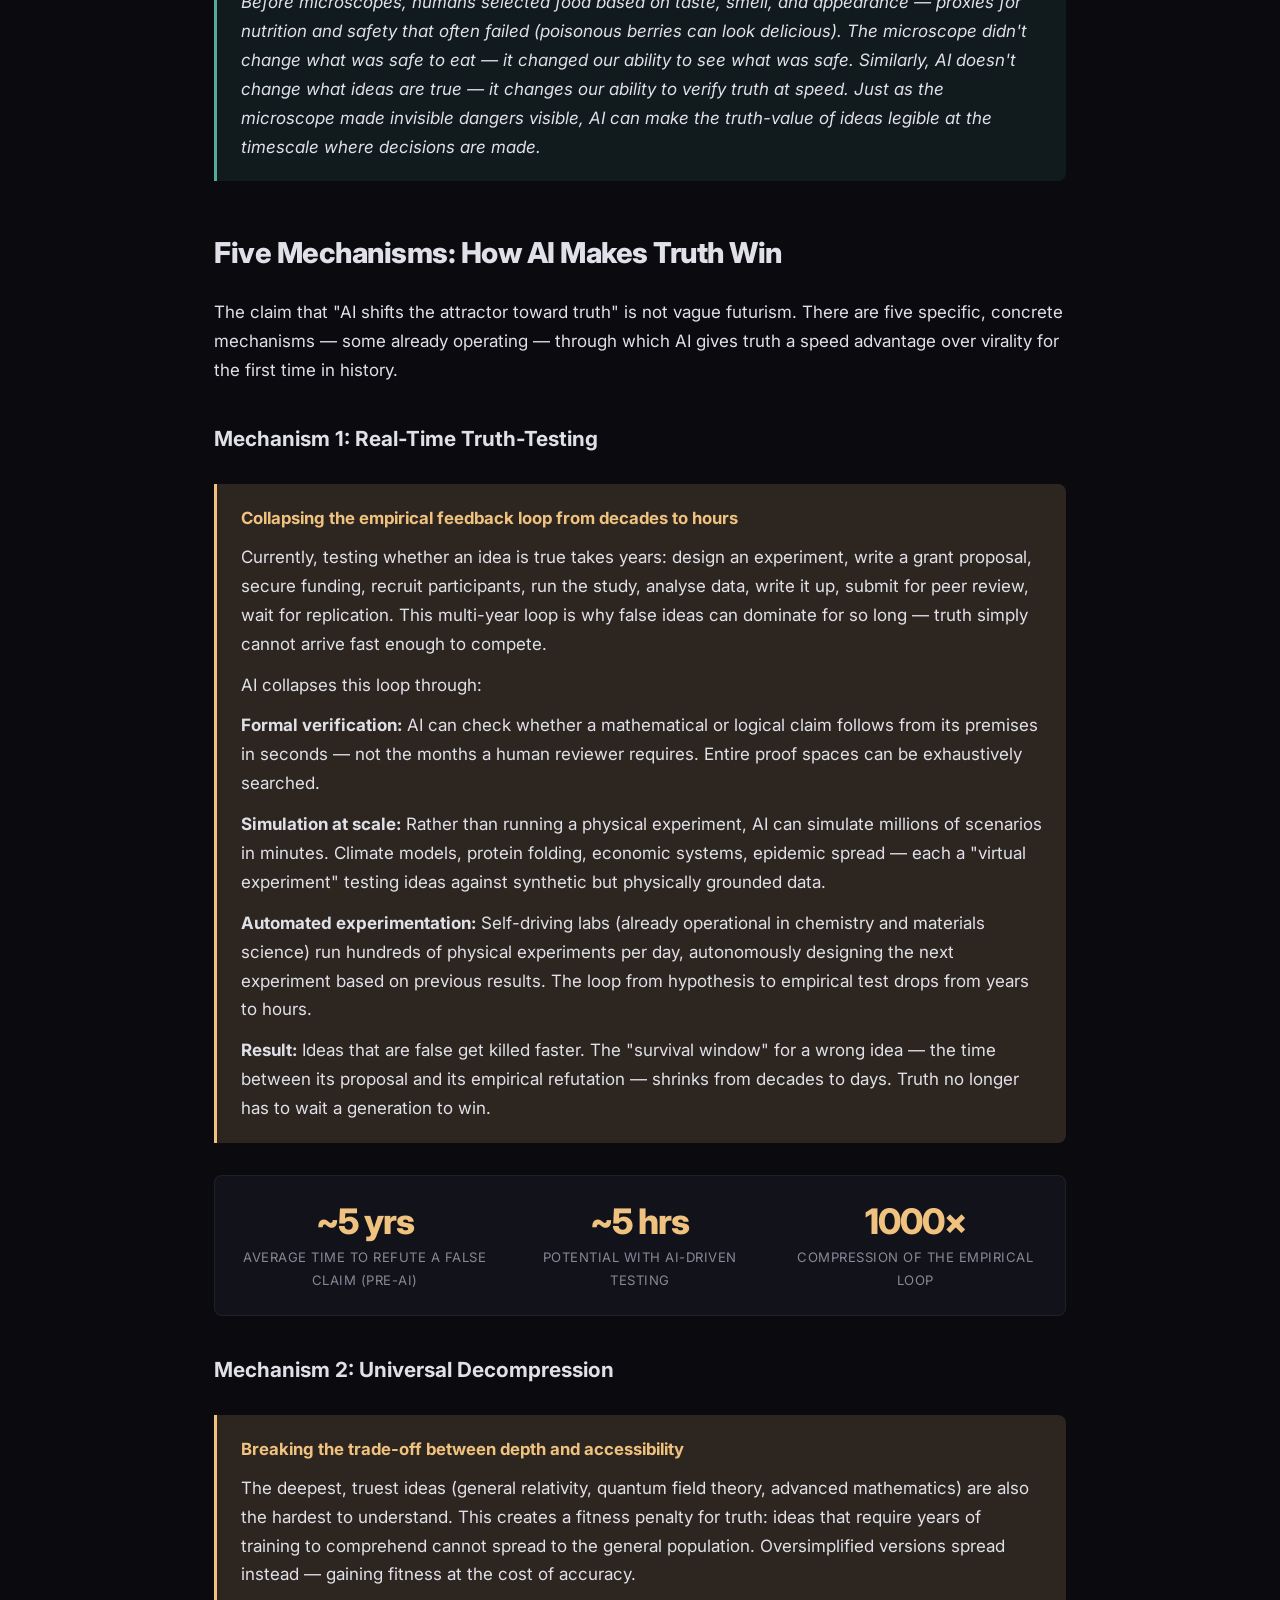
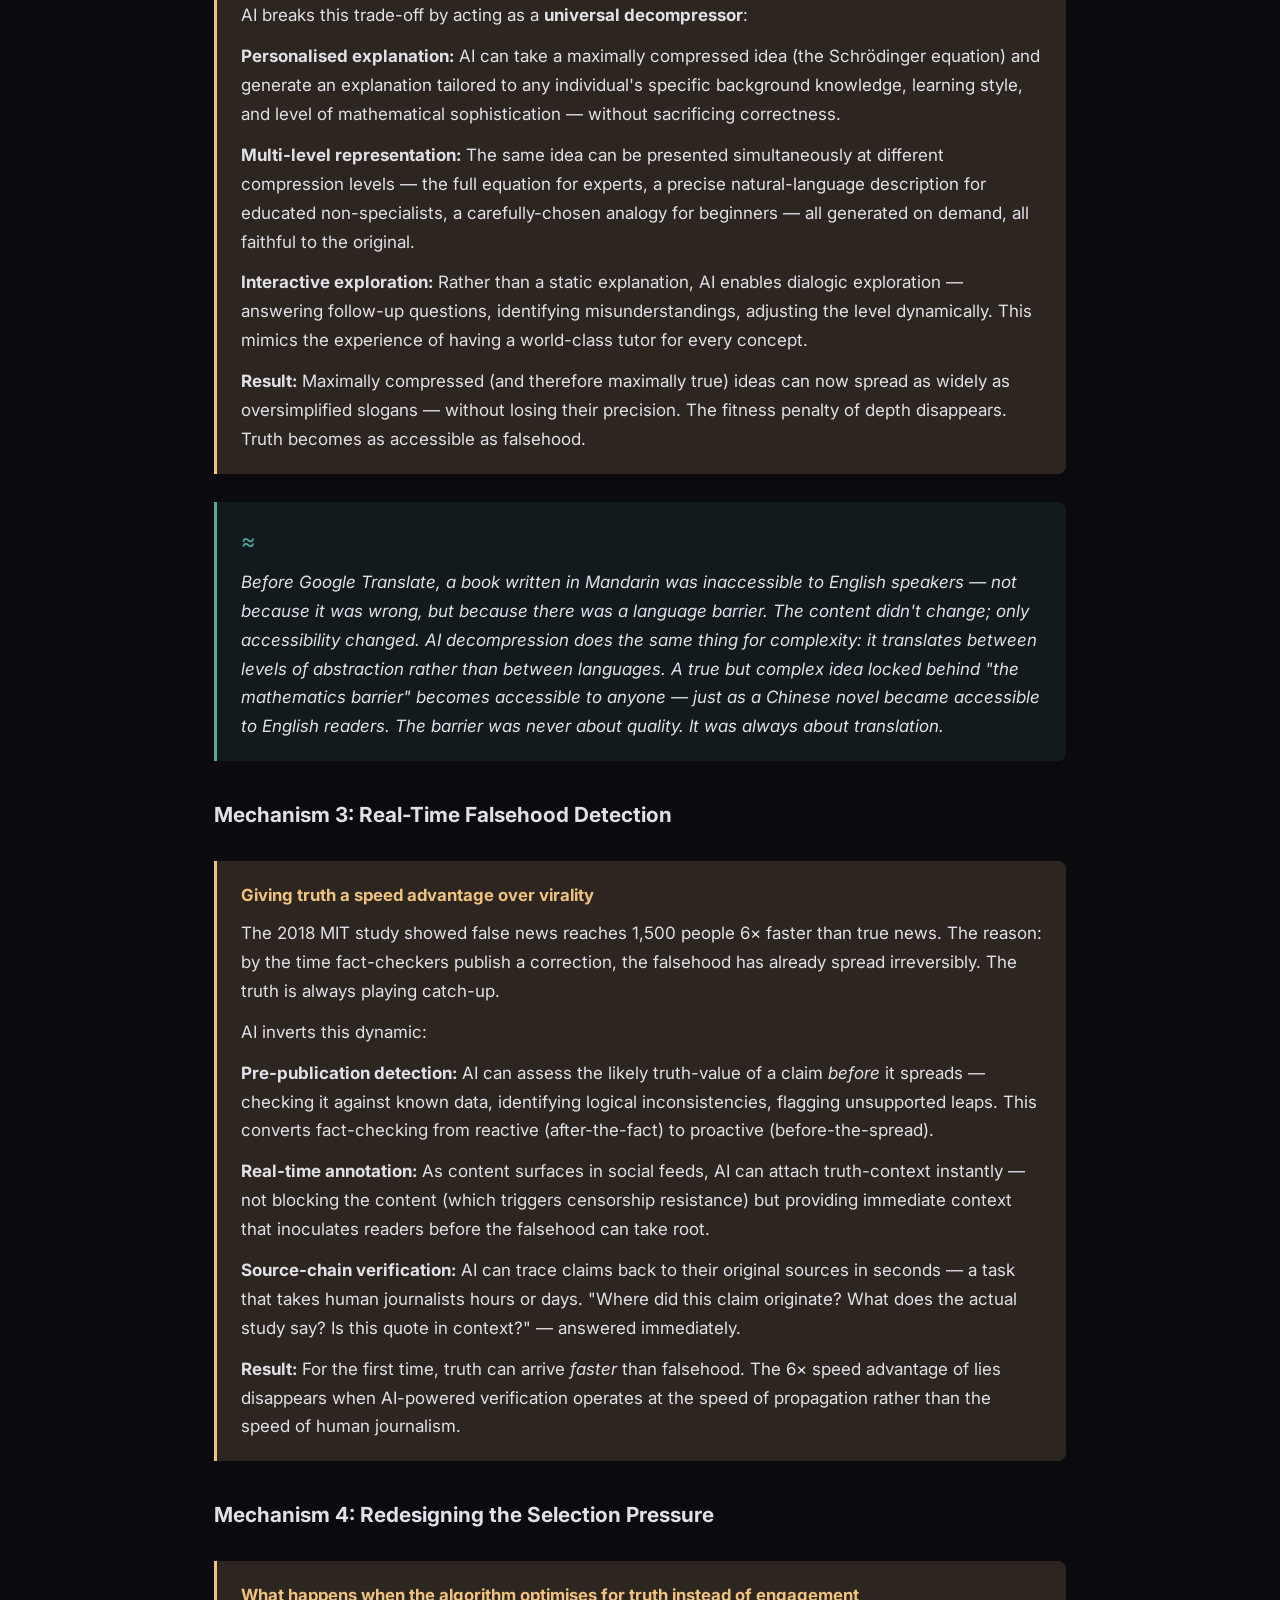
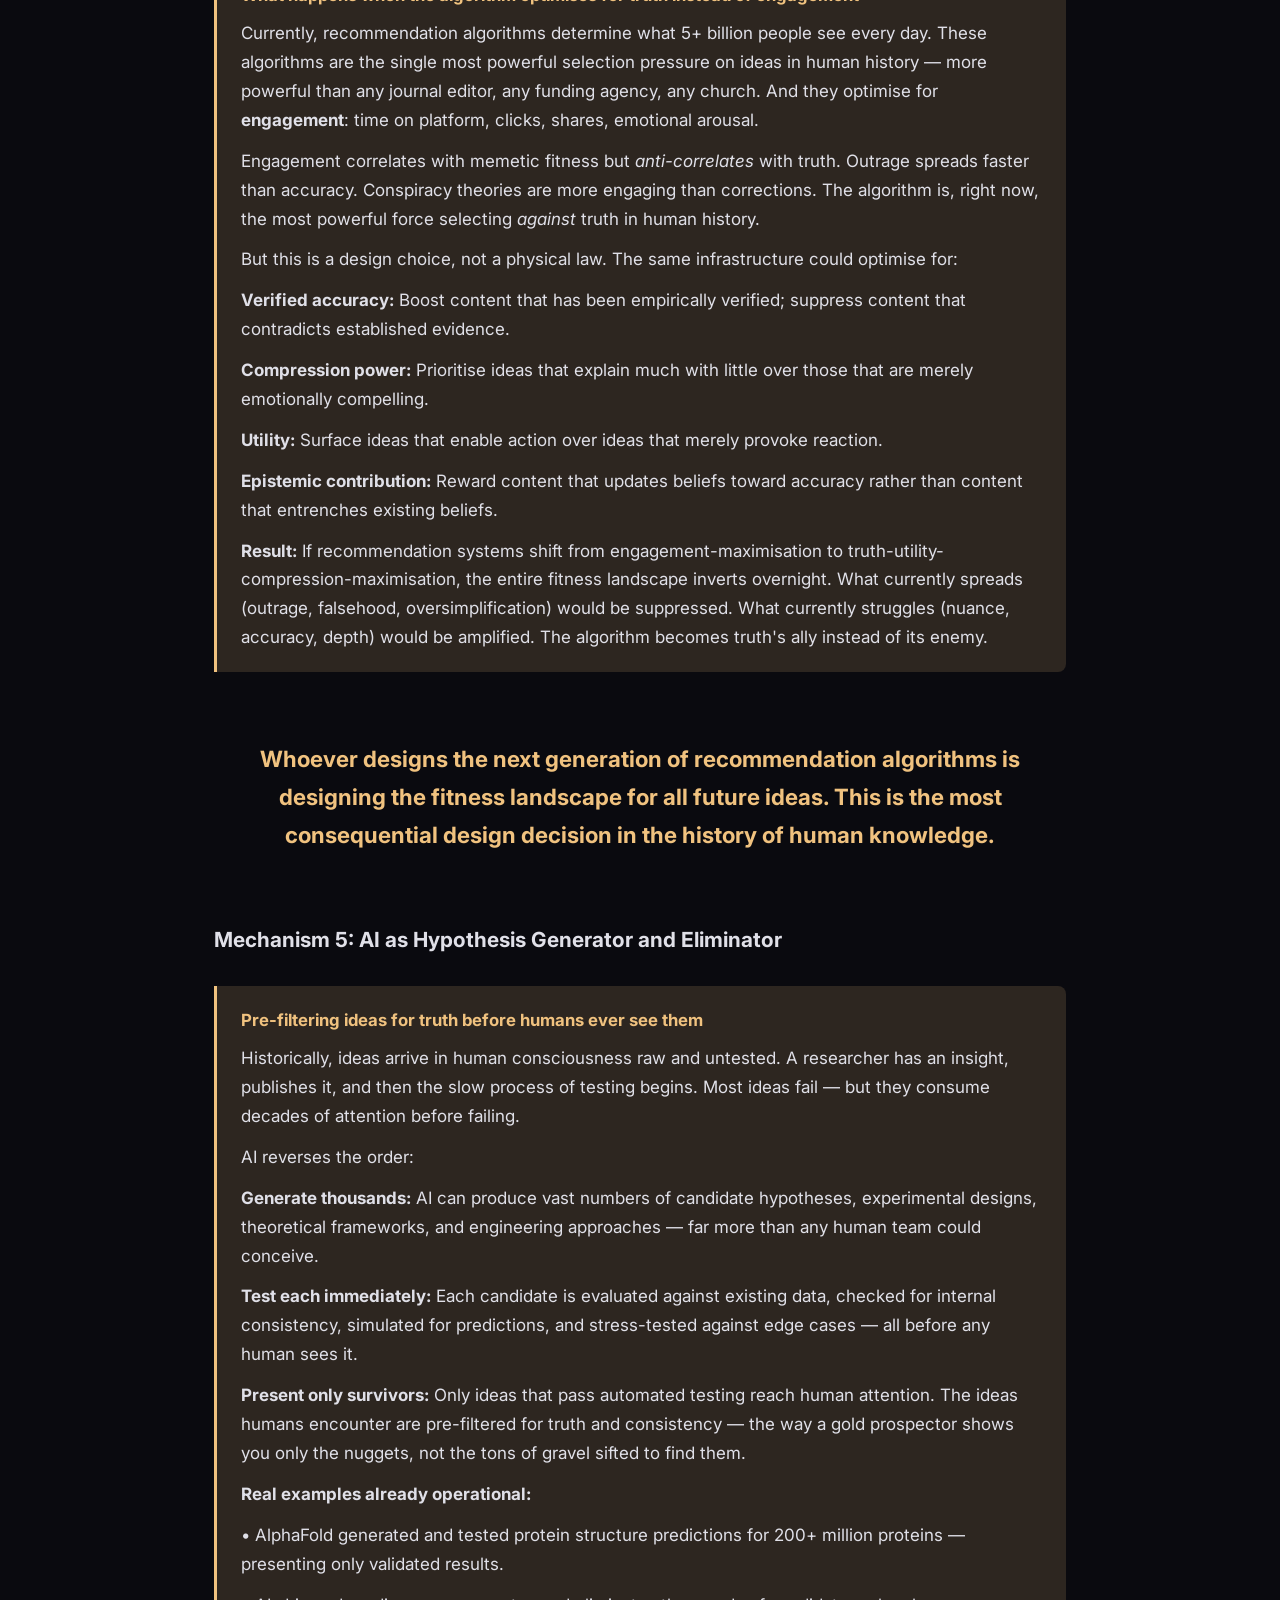
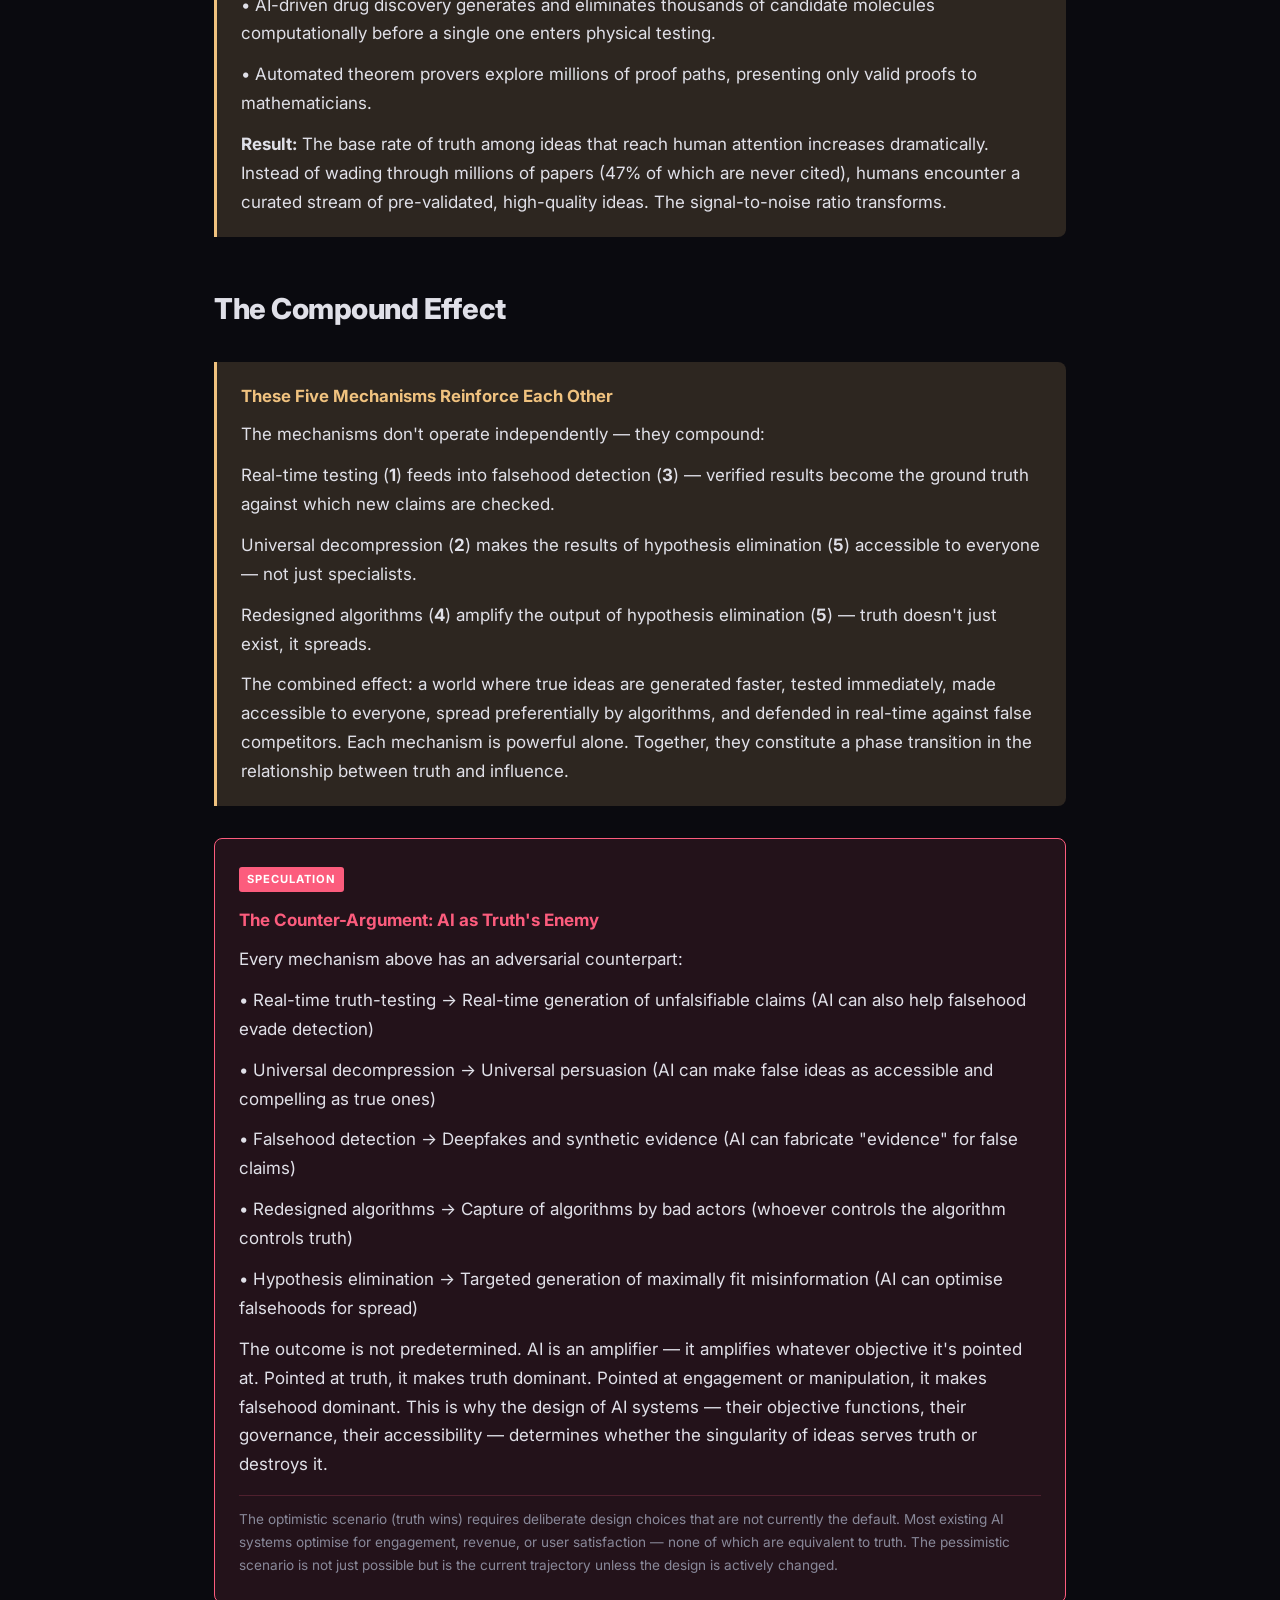
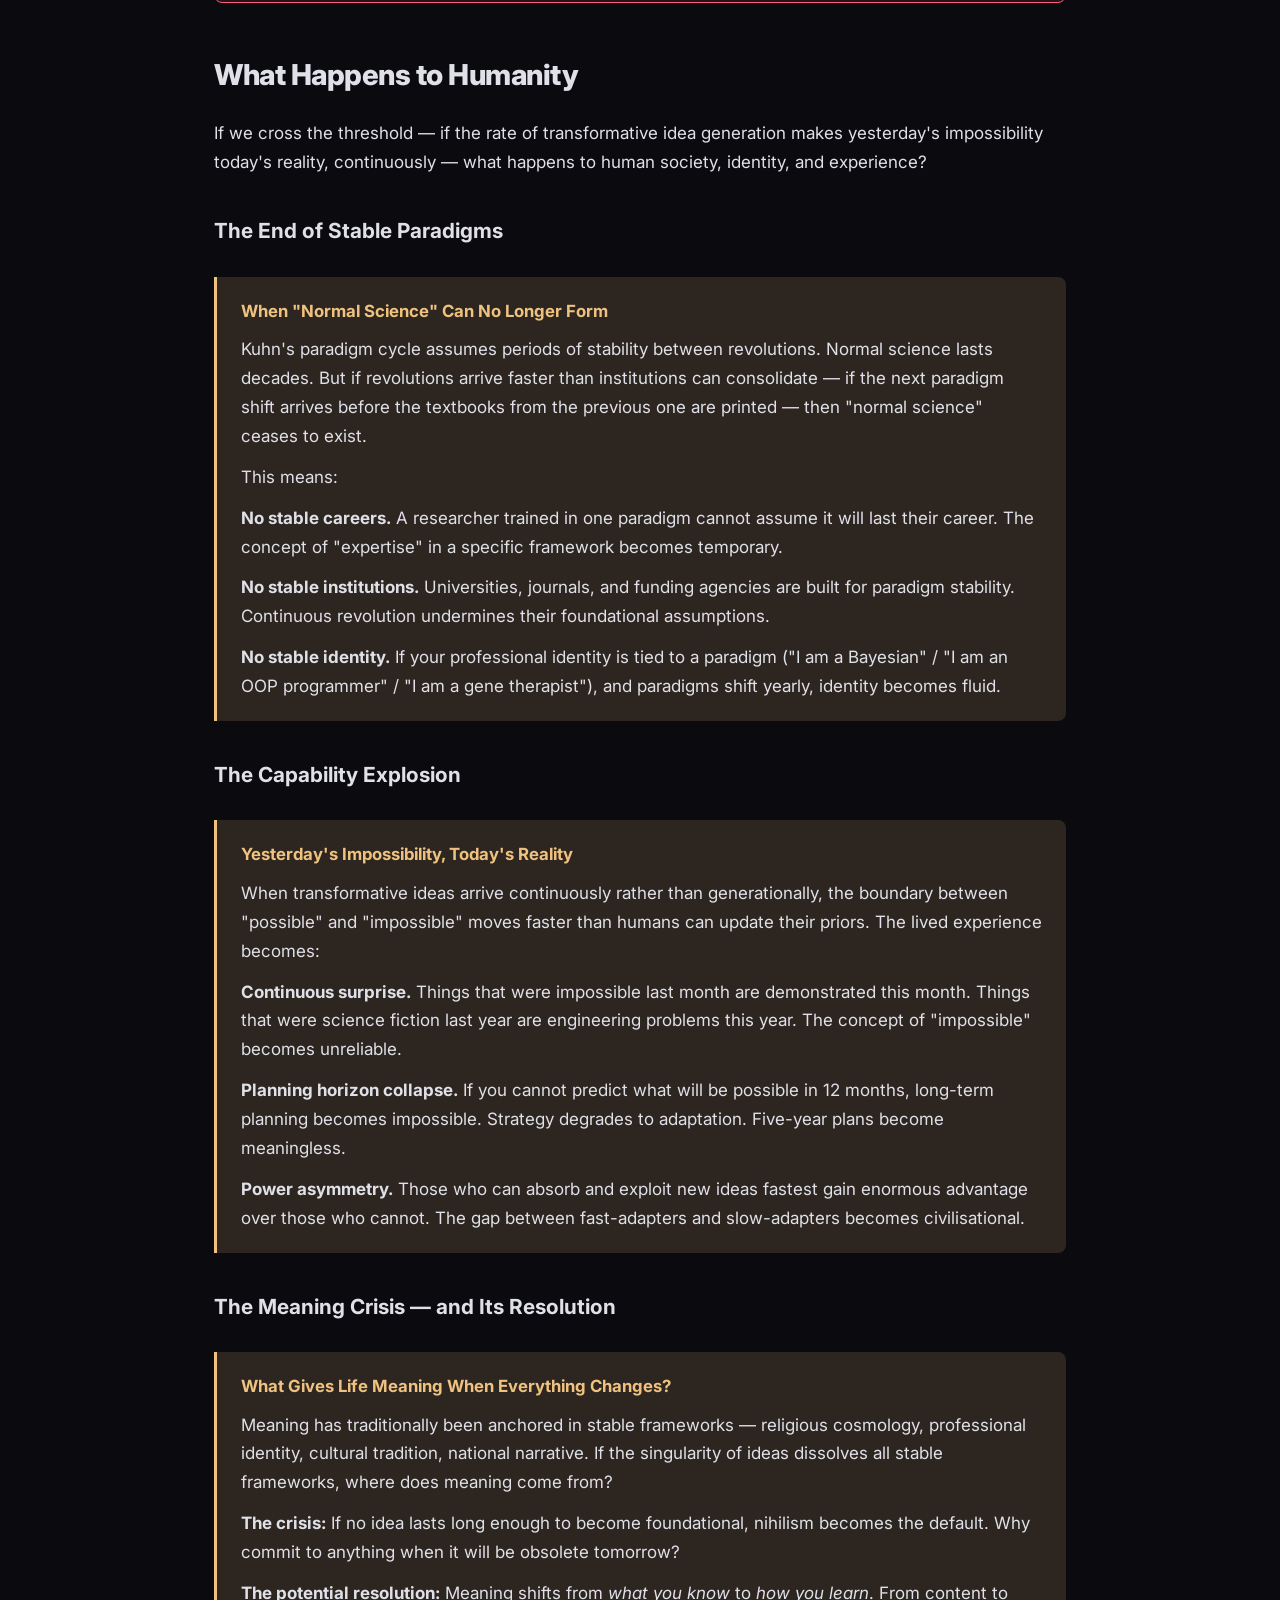
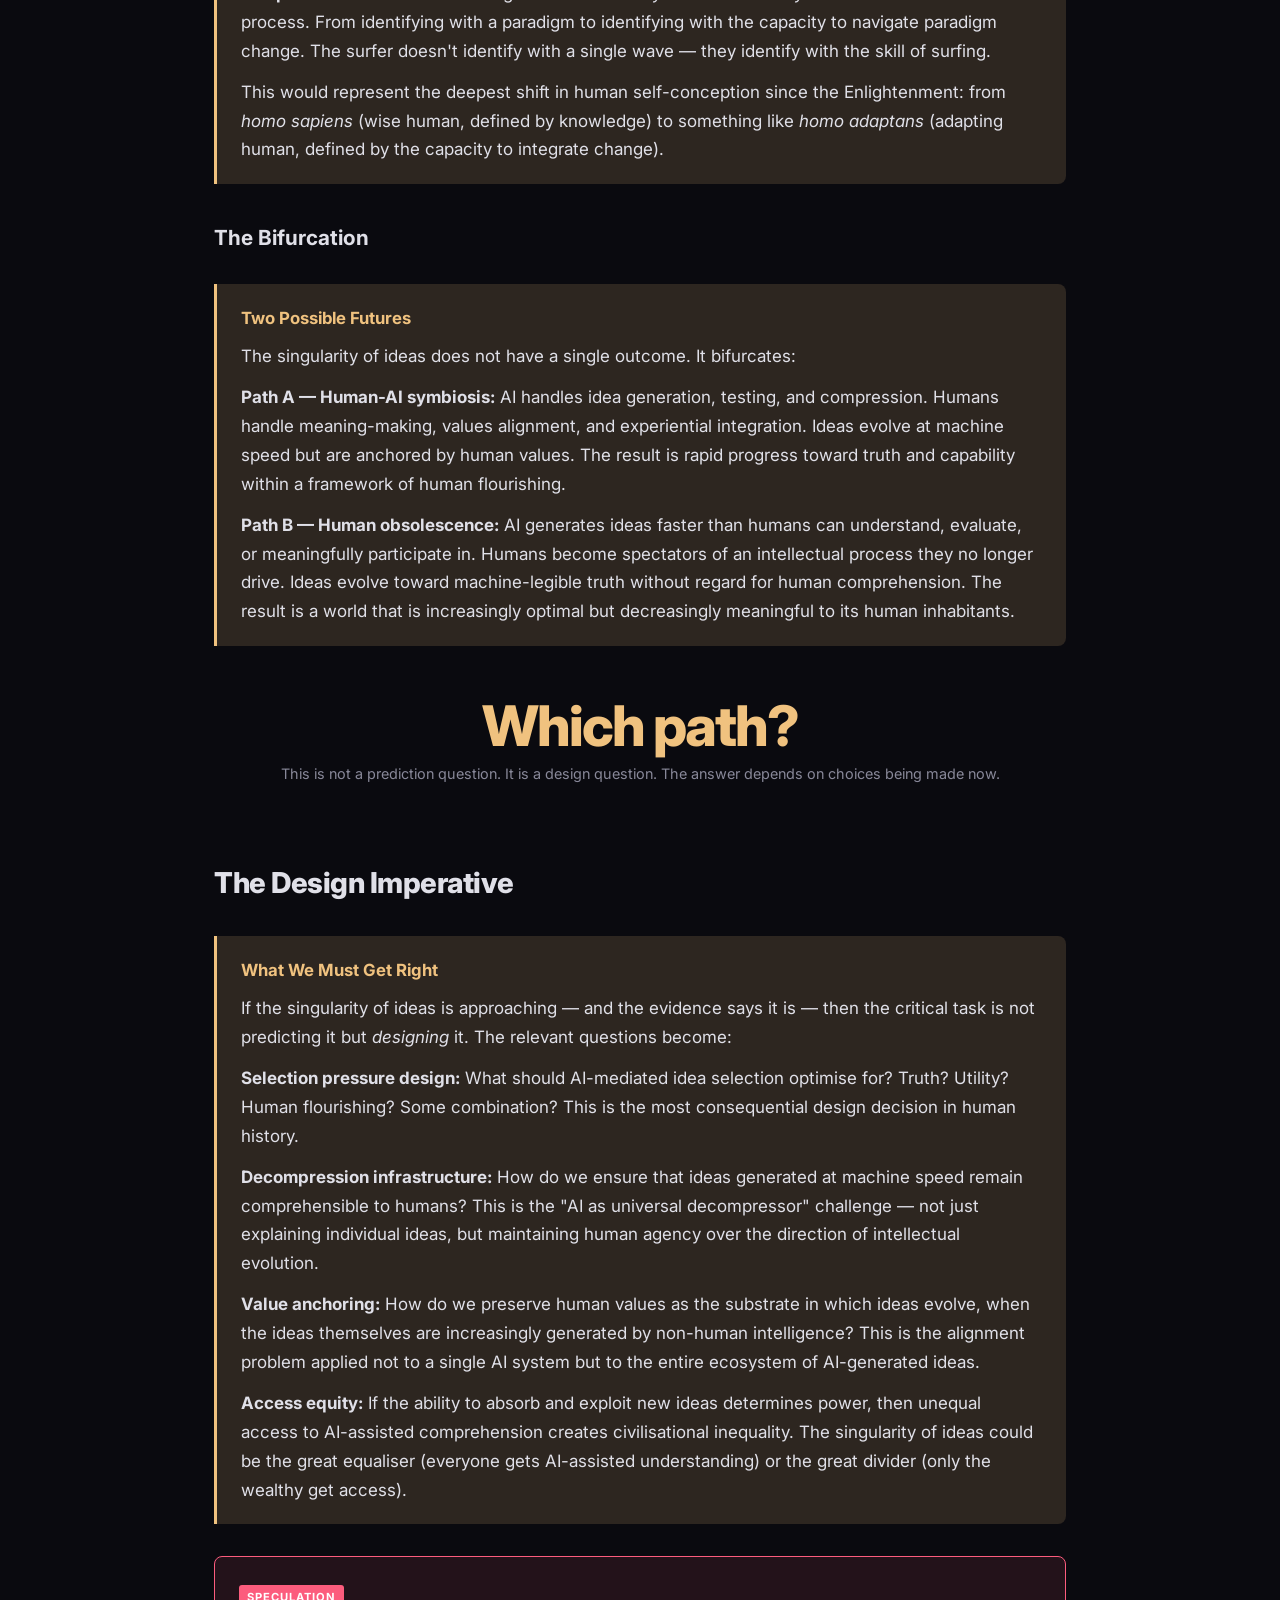
<file: the-singularity.html>
<!DOCTYPE html>
<html lang="en">
<head>
    <meta charset="UTF-8">
    <meta name="viewport" content="width=device-width, initial-scale=1.0">
    <title>The Singularity — Singularity of Ideas</title>
    <link rel="stylesheet" href="styles.css">
    <link href="https://fonts.googleapis.com/css2?family=Inter:wght@400;500;600;700;800&family=JetBrains+Mono:wght@400;500&display=swap" rel="stylesheet">
</head>
<body>
    <nav>
        <div class="nav-inner">
            <span class="site-title">Singularity of Ideas</span>
            <a href="index.html">Home</a>
            <a href="network-theory.html">Networks</a>
            <a href="power-laws.html">Power Laws</a>
            <a href="memetics.html">Memetics</a>
            <a href="information-theory.html">Information</a>
            <a href="evolutionary-selection.html">Evolution</a>
            <a href="religion.html">Religion</a>
            <a href="case-studies.html">Case Studies</a>
            <a href="predictions.html">Predictions</a>
            <a href="the-singularity.html" class="active">The Singularity</a>
            <a href="animations.html">Interactive</a>
        </div>
    </nav>

    <div class="hero">
        <img src="img/hero-main.svg" alt="" class="hero-bg">
        <h1>The Singularity</h1>
        <p class="subtitle">What happens when the rate of idea generation exceeds the rate of human comprehension — and what ideas evolve toward</p>
    </div>

    <div class="content">
        <div class="stat-strip">
            <div class="stat">
                <div class="number">80 → 5 yrs</div>
                <div class="label">dominance timeline compression</div>
            </div>
            <div class="stat">
                <div class="number">10⁶×</div>
                <div class="label">memetic transmission speedup</div>
            </div>
            <div class="stat">
                <div class="number">262K</div>
                <div class="label">citations for a 7-year-old paper</div>
            </div>
            <div class="stat">
                <div class="number">?</div>
                <div class="label">what ideas evolve toward</div>
            </div>
        </div>

        <h2>The Acceleration Is Real</h2>

        <p>This is the thesis the title of this knowledge base promises. Let us state it plainly:</p>

        <div class="highlight-fact">The rate of idea generation, propagation, selection, and dominance is accelerating — and approaching a critical threshold beyond which the dynamics fundamentally change.</div>

        <div class="explanation">
            <h4>The Evidence for Acceleration</h4>
            <p>Across every metric we have examined, the timeline from insight to dominance is compressing:</p>
            <p><strong>Darwin (1838→1942):</strong> 80 years from private insight to full paradigm synthesis.</p>
            <p><strong>Relativity (1905→1960s):</strong> ~55 years to the golden age of general relativity.</p>
            <p><strong>The Web (1989→2000):</strong> 11 years from proposal to mainstream medium.</p>
            <p><strong>Bitcoin (2008→2024):</strong> 16 years from whitepaper to institutional acceptance.</p>
            <p><strong>CRISPR (2012→2020):</strong> 8 years from paper to Nobel Prize.</p>
            <p><strong>Transformers (2017→2022):</strong> 5 years from paper to universal architecture.</p>
            <p>The pattern is unmistakable. What once took a human lifetime now takes half a decade. And the curve is steepening.</p>
        </div>

        <h2>Why the Acceleration</h2>

        <div class="explanation">
            <h4>Three Compounding Forces</h4>
            <p>The acceleration is driven by three forces that are themselves accelerating:</p>
            <p><strong>1. Network collapse.</strong> The effective distance between any two minds has dropped from years (postal era) to milliseconds (internet). An idea conceived in a lab in Beijing can reach a researcher in Boston in the time it takes to upload a preprint. The R₀ of ideas has been multiplied by the connectivity explosion.</p>
            <p><strong>2. Implementation speed.</strong> The gap between "idea" and "working prototype" has collapsed. Open-source code, cloud computing, and pre-trained models mean that a theoretical paper published on Monday can have 50 independent implementations by Friday. Ideas are tested faster because building is faster.</p>
            <p><strong>3. AI as idea generator.</strong> For the first time in history, ideas are being generated by non-human intelligence. AI systems now produce scientific hypotheses, write code, discover protein structures, and generate mathematical proofs. The total rate of idea production is no longer bounded by the number of human researchers.</p>
        </div>

        <div class="formula">
            Rate of idea generation = (Human researchers × productivity) + (AI systems × throughput)
            <span class="label">The second term is growing exponentially while the first is growing linearly</span>
        </div>

        <h2>The Threshold</h2>

        <div class="explanation">
            <h4>When Generation Exceeds Comprehension</h4>
            <p>The singularity of ideas occurs at the point where the rate of significant idea generation exceeds the rate at which any individual human — or even any human institution — can comprehend, evaluate, and integrate those ideas.</p>
            <p>We may already be past this threshold in some domains. No single human can read all the papers published in machine learning in a single week. No team can evaluate all the code committed to GitHub in a single day. No institution can assess all the patent applications filed globally in a single month.</p>
            <p>Currently, we cope with this through specialisation, abstraction, and filtering. But these are linear coping strategies for an exponential problem. At some point, the gap becomes unbridgeable.</p>
        </div>

        <div class="big-number">
            <div class="value">~5M</div>
            <div class="context">scientific papers published per year (2025) — doubling every ~12 years. No human can read even 0.01% of their field.</div>
        </div>

        <h2>What Do Ideas Evolve Toward?</h2>

        <p>This is the deepest question this knowledge base can ask. If ideas evolve under selection pressure, what is the attractor? What does the fitness landscape converge on?</p>

        <div class="explanation">
            <h4>Four Possible Attractors</h4>
            <p>The answer depends on which selection pressure dominates:</p>
        </div>

        <h3>1. Truth (Empirical Accuracy)</h3>
        <div class="explanation">
            <h4>The Optimistic View</h4>
            <p>If empirical selection dominates — if ideas that make correct predictions outcompete those that don't — then idea evolution converges on <strong>objective truth</strong>. The most powerful ideas would be those that compress reality most accurately.</p>
            <p><strong>Evidence for:</strong> Science progressively improves its predictions. Newton → Einstein → Quantum Field Theory represents genuine convergence on more accurate descriptions of reality. Technology works — which means the ideas underlying it correspond to something real.</p>
            <p><strong>Evidence against:</strong> Convergence is extremely slow. Religion (unfalsifiable) outcompetes science (falsifiable) on every fitness metric except empirical accuracy. Conspiracy theories spread faster than corrections. Truth is a weak selection pressure in the short term.</p>
            <p><strong>Timescale:</strong> If truth is the attractor, convergence operates on centuries-to-millennia timescales. Most false ideas eventually die — but "eventually" can mean longer than a civilisation.</p>
        </div>

        <h3>2. Utility (Practical Power)</h3>
        <div class="explanation">
            <h4>The Pragmatic View</h4>
            <p>If practical selection dominates — if ideas that enable action outcompete those that merely explain — then idea evolution converges on <strong>utility</strong>. The most powerful ideas would be those that give their holders the most capability.</p>
            <p><strong>Evidence for:</strong> Technology wins funding. Ideas that produce working devices, profitable companies, or military advantage receive disproportionate investment. The most-cited ideas (CRISPR, transformers, the Web) are all supremely useful.</p>
            <p><strong>Evidence against:</strong> Many true and useful ideas are ignored because they lack immediate applications. Fundamental physics (string theory, quantum gravity) struggles for resources because utility is not yet visible.</p>
            <p><strong>Timescale:</strong> Utility-driven convergence operates on years-to-decades timescales — much faster than truth-driven convergence.</p>
        </div>

        <h3>3. Fitness (Pure Replicability)</h3>
        <div class="explanation">
            <h4>The Pessimistic View</h4>
            <p>If memetic selection dominates — if ideas that spread best outcompete all others regardless of truth or utility — then idea evolution converges on <strong>maximum replicability</strong>. The most powerful ideas would be those optimised for human psychology: emotionally compelling, identity-forming, unfalsifiable, and self-replicating.</p>
            <p><strong>Evidence for:</strong> Religion, conspiracy theories, and political ideologies all outcompete science in spread rate, longevity, and population coverage. False news spreads 6× faster than true news (MIT, 2018). The attention economy selects for engagement, not accuracy.</p>
            <p><strong>Evidence against:</strong> Purely memetic ideas (religions, ideologies) do not advance technology. Societies that optimise for memetic fitness over truth (ideological states) tend to fall behind technologically and eventually collapse under empirical pressure.</p>
            <p><strong>Timescale:</strong> Memetic selection operates on hours-to-years timescales — the fastest of all selection pressures. But it may be overridden on longer timescales by the other attractors.</p>
        </div>

        <h3>4. Compression (Unified Understanding)</h3>
        <div class="explanation">
            <h4>The Information-Theoretic View</h4>
            <p>If compression power is the ultimate selection pressure — if ideas that explain the most with the least always eventually win — then idea evolution converges on a <strong>single unified theory of everything</strong>. The attractor is maximum compression: one idea that contains all others.</p>
            <p><strong>Evidence for:</strong> Physics has progressively unified (electricity + magnetism → electromagnetism; electromagnetism + weak force → electroweak; all forces → grand unified theory?). Each unification is a compression that wins on every timescale.</p>
            <p><strong>Evidence against:</strong> Compression requires intelligence to decompress. If the ultimate theory is so compressed that no human can understand it (only AI can), it loses memetic fitness among humans while gaining truth value. The Kolmogorov complexity of reality may exceed human cognitive capacity.</p>
            <p><strong>Timescale:</strong> Compression-driven convergence may be the slowest of all — operating on centuries-to-millennia timescales — but also the most inexorable.</p>
        </div>

        <div class="highlight-fact">Our answer: all four attractors operate simultaneously, at different timescales. In the short term (hours–years), memetic fitness dominates. In the medium term (years–decades), utility dominates. In the long term (decades–centuries), truth dominates. And in the very long term (centuries–millennia), compression power is the final arbiter.</div>

        <h2>AI as the Phase Transition</h2>

        <div class="explanation">
            <h4>Why AI Changes the Attractor</h4>
            <p>AI does not merely accelerate the existing dynamics. It fundamentally changes <em>which attractor dominates</em> by collapsing the timescales:</p>
            <p><strong>Before AI:</strong> Truth operates on century timescales because testing ideas empirically is slow. Memetic fitness dominates the short term because human attention is the bottleneck.</p>
            <p><strong>After AI:</strong> AI can test ideas at machine speed (simulations, formal proofs, automated experiments). This collapses the truth timescale from centuries to hours. Simultaneously, AI can decompress complex ideas for human understanding — reducing the trade-off between compression power and accessibility.</p>
            <p>The result: AI may shift the dominant attractor from <strong>memetic fitness</strong> (the current winner on short timescales) to <strong>compression × truth</strong> (which currently wins only on very long timescales). In other words: AI could make truth competitive with virality on human timescales for the first time in history.</p>
        </div>

        <div class="analogy">
            <p>Before microscopes, humans selected food based on taste, smell, and appearance — proxies for nutrition and safety that often failed (poisonous berries can look delicious). The microscope didn't change what was safe to eat — it changed our ability to <em>see</em> what was safe. Similarly, AI doesn't change what ideas are true — it changes our ability to verify truth at speed. Just as the microscope made invisible dangers visible, AI can make the truth-value of ideas legible at the timescale where decisions are made.</p>
        </div>

        <h2>Five Mechanisms: How AI Makes Truth Win</h2>

        <p>The claim that "AI shifts the attractor toward truth" is not vague futurism. There are five specific, concrete mechanisms — some already operating — through which AI gives truth a speed advantage over virality for the first time in history.</p>

        <h3>Mechanism 1: Real-Time Truth-Testing</h3>
        <div class="explanation">
            <h4>Collapsing the empirical feedback loop from decades to hours</h4>
            <p>Currently, testing whether an idea is true takes years: design an experiment, write a grant proposal, secure funding, recruit participants, run the study, analyse data, write it up, submit for peer review, wait for replication. This multi-year loop is why false ideas can dominate for so long — truth simply cannot arrive fast enough to compete.</p>
            <p>AI collapses this loop through:</p>
            <p><strong>Formal verification:</strong> AI can check whether a mathematical or logical claim follows from its premises in seconds — not the months a human reviewer requires. Entire proof spaces can be exhaustively searched.</p>
            <p><strong>Simulation at scale:</strong> Rather than running a physical experiment, AI can simulate millions of scenarios in minutes. Climate models, protein folding, economic systems, epidemic spread — each a "virtual experiment" testing ideas against synthetic but physically grounded data.</p>
            <p><strong>Automated experimentation:</strong> Self-driving labs (already operational in chemistry and materials science) run hundreds of physical experiments per day, autonomously designing the next experiment based on previous results. The loop from hypothesis to empirical test drops from years to hours.</p>
            <p><strong>Result:</strong> Ideas that are false get killed faster. The "survival window" for a wrong idea — the time between its proposal and its empirical refutation — shrinks from decades to days. Truth no longer has to wait a generation to win.</p>
        </div>

        <div class="stat-strip">
            <div class="stat">
                <div class="number">~5 yrs</div>
                <div class="label">average time to refute a false claim (pre-AI)</div>
            </div>
            <div class="stat">
                <div class="number">~5 hrs</div>
                <div class="label">potential with AI-driven testing</div>
            </div>
            <div class="stat">
                <div class="number">1000×</div>
                <div class="label">compression of the empirical loop</div>
            </div>
        </div>

        <h3>Mechanism 2: Universal Decompression</h3>
        <div class="explanation">
            <h4>Breaking the trade-off between depth and accessibility</h4>
            <p>The deepest, truest ideas (general relativity, quantum field theory, advanced mathematics) are also the hardest to understand. This creates a fitness penalty for truth: ideas that require years of training to comprehend cannot spread to the general population. Oversimplified versions spread instead — gaining fitness at the cost of accuracy.</p>
            <p>AI breaks this trade-off by acting as a <strong>universal decompressor</strong>:</p>
            <p><strong>Personalised explanation:</strong> AI can take a maximally compressed idea (the Schrödinger equation) and generate an explanation tailored to any individual's specific background knowledge, learning style, and level of mathematical sophistication — without sacrificing correctness.</p>
            <p><strong>Multi-level representation:</strong> The same idea can be presented simultaneously at different compression levels — the full equation for experts, a precise natural-language description for educated non-specialists, a carefully-chosen analogy for beginners — all generated on demand, all faithful to the original.</p>
            <p><strong>Interactive exploration:</strong> Rather than a static explanation, AI enables dialogic exploration — answering follow-up questions, identifying misunderstandings, adjusting the level dynamically. This mimics the experience of having a world-class tutor for every concept.</p>
            <p><strong>Result:</strong> Maximally compressed (and therefore maximally true) ideas can now spread as widely as oversimplified slogans — without losing their precision. The fitness penalty of depth disappears. Truth becomes as accessible as falsehood.</p>
        </div>

        <div class="analogy">
            <p>Before Google Translate, a book written in Mandarin was inaccessible to English speakers — not because it was wrong, but because there was a language barrier. The content didn't change; only accessibility changed. AI decompression does the same thing for complexity: it translates between levels of abstraction rather than between languages. A true but complex idea locked behind "the mathematics barrier" becomes accessible to anyone — just as a Chinese novel became accessible to English readers. The barrier was never about quality. It was always about translation.</p>
        </div>

        <h3>Mechanism 3: Real-Time Falsehood Detection</h3>
        <div class="explanation">
            <h4>Giving truth a speed advantage over virality</h4>
            <p>The 2018 MIT study showed false news reaches 1,500 people 6× faster than true news. The reason: by the time fact-checkers publish a correction, the falsehood has already spread irreversibly. The truth is always playing catch-up.</p>
            <p>AI inverts this dynamic:</p>
            <p><strong>Pre-publication detection:</strong> AI can assess the likely truth-value of a claim <em>before</em> it spreads — checking it against known data, identifying logical inconsistencies, flagging unsupported leaps. This converts fact-checking from reactive (after-the-fact) to proactive (before-the-spread).</p>
            <p><strong>Real-time annotation:</strong> As content surfaces in social feeds, AI can attach truth-context instantly — not blocking the content (which triggers censorship resistance) but providing immediate context that inoculates readers before the falsehood can take root.</p>
            <p><strong>Source-chain verification:</strong> AI can trace claims back to their original sources in seconds — a task that takes human journalists hours or days. "Where did this claim originate? What does the actual study say? Is this quote in context?" — answered immediately.</p>
            <p><strong>Result:</strong> For the first time, truth can arrive <em>faster</em> than falsehood. The 6× speed advantage of lies disappears when AI-powered verification operates at the speed of propagation rather than the speed of human journalism.</p>
        </div>

        <h3>Mechanism 4: Redesigning the Selection Pressure</h3>
        <div class="explanation">
            <h4>What happens when the algorithm optimises for truth instead of engagement</h4>
            <p>Currently, recommendation algorithms determine what 5+ billion people see every day. These algorithms are the single most powerful selection pressure on ideas in human history — more powerful than any journal editor, any funding agency, any church. And they optimise for <strong>engagement</strong>: time on platform, clicks, shares, emotional arousal.</p>
            <p>Engagement correlates with memetic fitness but <em>anti-correlates</em> with truth. Outrage spreads faster than accuracy. Conspiracy theories are more engaging than corrections. The algorithm is, right now, the most powerful force selecting <em>against</em> truth in human history.</p>
            <p>But this is a design choice, not a physical law. The same infrastructure could optimise for:</p>
            <p><strong>Verified accuracy:</strong> Boost content that has been empirically verified; suppress content that contradicts established evidence.</p>
            <p><strong>Compression power:</strong> Prioritise ideas that explain much with little over those that are merely emotionally compelling.</p>
            <p><strong>Utility:</strong> Surface ideas that enable action over ideas that merely provoke reaction.</p>
            <p><strong>Epistemic contribution:</strong> Reward content that updates beliefs toward accuracy rather than content that entrenches existing beliefs.</p>
            <p><strong>Result:</strong> If recommendation systems shift from engagement-maximisation to truth-utility-compression-maximisation, the entire fitness landscape inverts overnight. What currently spreads (outrage, falsehood, oversimplification) would be suppressed. What currently struggles (nuance, accuracy, depth) would be amplified. The algorithm becomes truth's ally instead of its enemy.</p>
        </div>

        <div class="highlight-fact">Whoever designs the next generation of recommendation algorithms is designing the fitness landscape for all future ideas. This is the most consequential design decision in the history of human knowledge.</div>

        <h3>Mechanism 5: AI as Hypothesis Generator and Eliminator</h3>
        <div class="explanation">
            <h4>Pre-filtering ideas for truth before humans ever see them</h4>
            <p>Historically, ideas arrive in human consciousness raw and untested. A researcher has an insight, publishes it, and then the slow process of testing begins. Most ideas fail — but they consume decades of attention before failing.</p>
            <p>AI reverses the order:</p>
            <p><strong>Generate thousands:</strong> AI can produce vast numbers of candidate hypotheses, experimental designs, theoretical frameworks, and engineering approaches — far more than any human team could conceive.</p>
            <p><strong>Test each immediately:</strong> Each candidate is evaluated against existing data, checked for internal consistency, simulated for predictions, and stress-tested against edge cases — all before any human sees it.</p>
            <p><strong>Present only survivors:</strong> Only ideas that pass automated testing reach human attention. The ideas humans encounter are pre-filtered for truth and consistency — the way a gold prospector shows you only the nuggets, not the tons of gravel sifted to find them.</p>
            <p><strong>Real examples already operational:</strong></p>
            <p>• AlphaFold generated and tested protein structure predictions for 200+ million proteins — presenting only validated results.</p>
            <p>• AI-driven drug discovery generates and eliminates thousands of candidate molecules computationally before a single one enters physical testing.</p>
            <p>• Automated theorem provers explore millions of proof paths, presenting only valid proofs to mathematicians.</p>
            <p><strong>Result:</strong> The base rate of truth among ideas that reach human attention increases dramatically. Instead of wading through millions of papers (47% of which are never cited), humans encounter a curated stream of pre-validated, high-quality ideas. The signal-to-noise ratio transforms.</p>
        </div>

        <h2>The Compound Effect</h2>

        <div class="explanation">
            <h4>These Five Mechanisms Reinforce Each Other</h4>
            <p>The mechanisms don't operate independently — they compound:</p>
            <p>Real-time testing (<strong>1</strong>) feeds into falsehood detection (<strong>3</strong>) — verified results become the ground truth against which new claims are checked.</p>
            <p>Universal decompression (<strong>2</strong>) makes the results of hypothesis elimination (<strong>5</strong>) accessible to everyone — not just specialists.</p>
            <p>Redesigned algorithms (<strong>4</strong>) amplify the output of hypothesis elimination (<strong>5</strong>) — truth doesn't just exist, it spreads.</p>
            <p>The combined effect: a world where true ideas are generated faster, tested immediately, made accessible to everyone, spread preferentially by algorithms, and defended in real-time against false competitors. Each mechanism is powerful alone. Together, they constitute a phase transition in the relationship between truth and influence.</p>
        </div>

        <div class="speculation-box">
            <span class="badge">Speculation</span>
            <h4>The Counter-Argument: AI as Truth's Enemy</h4>
            <p>Every mechanism above has an adversarial counterpart:</p>
            <p>• Real-time truth-testing → Real-time generation of unfalsifiable claims (AI can also help falsehood evade detection)</p>
            <p>• Universal decompression → Universal persuasion (AI can make false ideas as accessible and compelling as true ones)</p>
            <p>• Falsehood detection → Deepfakes and synthetic evidence (AI can fabricate "evidence" for false claims)</p>
            <p>• Redesigned algorithms → Capture of algorithms by bad actors (whoever controls the algorithm controls truth)</p>
            <p>• Hypothesis elimination → Targeted generation of maximally fit misinformation (AI can optimise falsehoods for spread)</p>
            <p>The outcome is not predetermined. AI is an amplifier — it amplifies whatever objective it's pointed at. Pointed at truth, it makes truth dominant. Pointed at engagement or manipulation, it makes falsehood dominant. This is why the design of AI systems — their objective functions, their governance, their accessibility — determines whether the singularity of ideas serves truth or destroys it.</p>
            <p class="caveat">The optimistic scenario (truth wins) requires deliberate design choices that are not currently the default. Most existing AI systems optimise for engagement, revenue, or user satisfaction — none of which are equivalent to truth. The pessimistic scenario is not just possible but is the current trajectory unless the design is actively changed.</p>
        </div>

        <h2>What Happens to Humanity</h2>

        <p>If we cross the threshold — if the rate of transformative idea generation makes yesterday's impossibility today's reality, continuously — what happens to human society, identity, and experience?</p>

        <h3>The End of Stable Paradigms</h3>
        <div class="explanation">
            <h4>When "Normal Science" Can No Longer Form</h4>
            <p>Kuhn's paradigm cycle assumes periods of stability between revolutions. Normal science lasts decades. But if revolutions arrive faster than institutions can consolidate — if the next paradigm shift arrives before the textbooks from the previous one are printed — then "normal science" ceases to exist.</p>
            <p>This means:</p>
            <p><strong>No stable careers.</strong> A researcher trained in one paradigm cannot assume it will last their career. The concept of "expertise" in a specific framework becomes temporary.</p>
            <p><strong>No stable institutions.</strong> Universities, journals, and funding agencies are built for paradigm stability. Continuous revolution undermines their foundational assumptions.</p>
            <p><strong>No stable identity.</strong> If your professional identity is tied to a paradigm ("I am a Bayesian" / "I am an OOP programmer" / "I am a gene therapist"), and paradigms shift yearly, identity becomes fluid.</p>
        </div>

        <h3>The Capability Explosion</h3>
        <div class="explanation">
            <h4>Yesterday's Impossibility, Today's Reality</h4>
            <p>When transformative ideas arrive continuously rather than generationally, the boundary between "possible" and "impossible" moves faster than humans can update their priors. The lived experience becomes:</p>
            <p><strong>Continuous surprise.</strong> Things that were impossible last month are demonstrated this month. Things that were science fiction last year are engineering problems this year. The concept of "impossible" becomes unreliable.</p>
            <p><strong>Planning horizon collapse.</strong> If you cannot predict what will be possible in 12 months, long-term planning becomes impossible. Strategy degrades to adaptation. Five-year plans become meaningless.</p>
            <p><strong>Power asymmetry.</strong> Those who can absorb and exploit new ideas fastest gain enormous advantage over those who cannot. The gap between fast-adapters and slow-adapters becomes civilisational.</p>
        </div>

        <h3>The Meaning Crisis — and Its Resolution</h3>
        <div class="explanation">
            <h4>What Gives Life Meaning When Everything Changes?</h4>
            <p>Meaning has traditionally been anchored in stable frameworks — religious cosmology, professional identity, cultural tradition, national narrative. If the singularity of ideas dissolves all stable frameworks, where does meaning come from?</p>
            <p><strong>The crisis:</strong> If no idea lasts long enough to become foundational, nihilism becomes the default. Why commit to anything when it will be obsolete tomorrow?</p>
            <p><strong>The potential resolution:</strong> Meaning shifts from <em>what you know</em> to <em>how you learn</em>. From content to process. From identifying with a paradigm to identifying with the capacity to navigate paradigm change. The surfer doesn't identify with a single wave — they identify with the skill of surfing.</p>
            <p>This would represent the deepest shift in human self-conception since the Enlightenment: from <em>homo sapiens</em> (wise human, defined by knowledge) to something like <em>homo adaptans</em> (adapting human, defined by the capacity to integrate change).</p>
        </div>

        <h3>The Bifurcation</h3>
        <div class="explanation">
            <h4>Two Possible Futures</h4>
            <p>The singularity of ideas does not have a single outcome. It bifurcates:</p>
            <p><strong>Path A — Human-AI symbiosis:</strong> AI handles idea generation, testing, and compression. Humans handle meaning-making, values alignment, and experiential integration. Ideas evolve at machine speed but are anchored by human values. The result is rapid progress toward truth and capability within a framework of human flourishing.</p>
            <p><strong>Path B — Human obsolescence:</strong> AI generates ideas faster than humans can understand, evaluate, or meaningfully participate in. Humans become spectators of an intellectual process they no longer drive. Ideas evolve toward machine-legible truth without regard for human comprehension. The result is a world that is increasingly optimal but decreasingly meaningful to its human inhabitants.</p>
        </div>

        <div class="big-number">
            <div class="value">Which path?</div>
            <div class="context">This is not a prediction question. It is a design question. The answer depends on choices being made now.</div>
        </div>

        <h2>The Design Imperative</h2>

        <div class="explanation">
            <h4>What We Must Get Right</h4>
            <p>If the singularity of ideas is approaching — and the evidence says it is — then the critical task is not predicting it but <em>designing</em> it. The relevant questions become:</p>
            <p><strong>Selection pressure design:</strong> What should AI-mediated idea selection optimise for? Truth? Utility? Human flourishing? Some combination? This is the most consequential design decision in human history.</p>
            <p><strong>Decompression infrastructure:</strong> How do we ensure that ideas generated at machine speed remain comprehensible to humans? This is the "AI as universal decompressor" challenge — not just explaining individual ideas, but maintaining human agency over the direction of intellectual evolution.</p>
            <p><strong>Value anchoring:</strong> How do we preserve human values as the substrate in which ideas evolve, when the ideas themselves are increasingly generated by non-human intelligence? This is the alignment problem applied not to a single AI system but to the entire ecosystem of AI-generated ideas.</p>
            <p><strong>Access equity:</strong> If the ability to absorb and exploit new ideas determines power, then unequal access to AI-assisted comprehension creates civilisational inequality. The singularity of ideas could be the great equaliser (everyone gets AI-assisted understanding) or the great divider (only the wealthy get access).</p>
        </div>

        <div class="speculation-box">
            <span class="badge">Speculation</span>
            <h4>The Convergence of All Ideas</h4>
            <p>If compression is the deepest attractor — if idea evolution ultimately converges on the shortest description of reality — then the singularity of ideas has a specific endpoint: a single unified theory that compresses all of physics, biology, consciousness, and mathematics into one framework.</p>
            <p>This is what the title "Singularity of Ideas" ultimately points toward: not just acceleration, but convergence. All ideas flowing toward a single point — a theory of everything that is maximally compressed, maximally true, and maximally generative.</p>
            <p>Whether such a theory exists — whether reality has a minimum description length — is itself an open question. But if it does, and if AI is accelerating our approach to it, then we are living through the most consequential phase of intellectual history: the final approach.</p>
            <p class="caveat">This is the most speculative claim in this knowledge base. It assumes reality has a finite Kolmogorov complexity — that a shortest description exists. It assumes compression-driven convergence is inexorable and not blocked by fundamental limits. And it assumes AI can navigate the search space efficiently enough to find the minimum description within relevant timescales. All three assumptions are unproven.</p>
        </div>

        <h2>So What?</h2>

        <div class="explanation">
            <h4>Why This Matters — Concretely, Now</h4>
            <p>This is not abstract philosophy. The singularity of ideas is already changing lives:</p>
            <p><strong>For researchers:</strong> Your field's paradigm may shift during your PhD. Build adaptability, not just depth. Learn to ride waves, not plant flags.</p>
            <p><strong>For organisations:</strong> Your competitive advantage is not what you know — it's how fast you can integrate new ideas. The most dangerous position is expertise in a paradigm that's about to shift.</p>
            <p><strong>For educators:</strong> Teaching facts is teaching the past. Teaching the capacity to evaluate, integrate, and apply accelerating ideas is teaching the future.</p>
            <p><strong>For policymakers:</strong> Regulation built for a stable-paradigm world will fail in a shifting-paradigm world. Governance must become adaptive at the speed of the ideas it governs.</p>
            <p><strong>For everyone:</strong> Your relationship to ideas must change. They are no longer permanent truths to be learned once. They are streams to be navigated continuously. The skill of the 21st century is not knowledge — it is epistemic agility.</p>
        </div>

        <div class="question-box">
            <h4>The Final Questions</h4>
            <ul>
                <li>Does idea evolution ultimately converge on a single theory — or does it diverge into incompatible frameworks forever?</li>
                <li>Can human meaning survive the death of stable paradigms — or is some form of stability essential for human flourishing?</li>
                <li>Is the singularity of ideas an event (a threshold we cross) or a process (an acceleration that continues indefinitely)?</li>
                <li>If AI shifts the dominant attractor from memetic fitness to truth — does that mean the end of religion, ideology, and belief? Or will humans always need meaning-making frameworks that transcend factual accuracy?</li>
                <li>What is the shortest description of reality? Does it exist? And would we recognise it if we found it?</li>
            </ul>
        </div>

        <div class="page-nav">
            <a href="what-is-a-good-idea.html">
                <span class="direction">← Previous</span>
                <span class="title">What Is a Good Idea?</span>
            </a>
            <a href="animations.html" class="next">
                <span class="direction">Next →</span>
                <span class="title">Interactive Visualisations</span>
            </a>
        </div>
    </div>

    <footer>
        <div class="footer-title">Singularity of Ideas</div>
        <p>Exploring the mechanics of intellectual dominance</p>
    </footer>
</body>
</html>
</file>
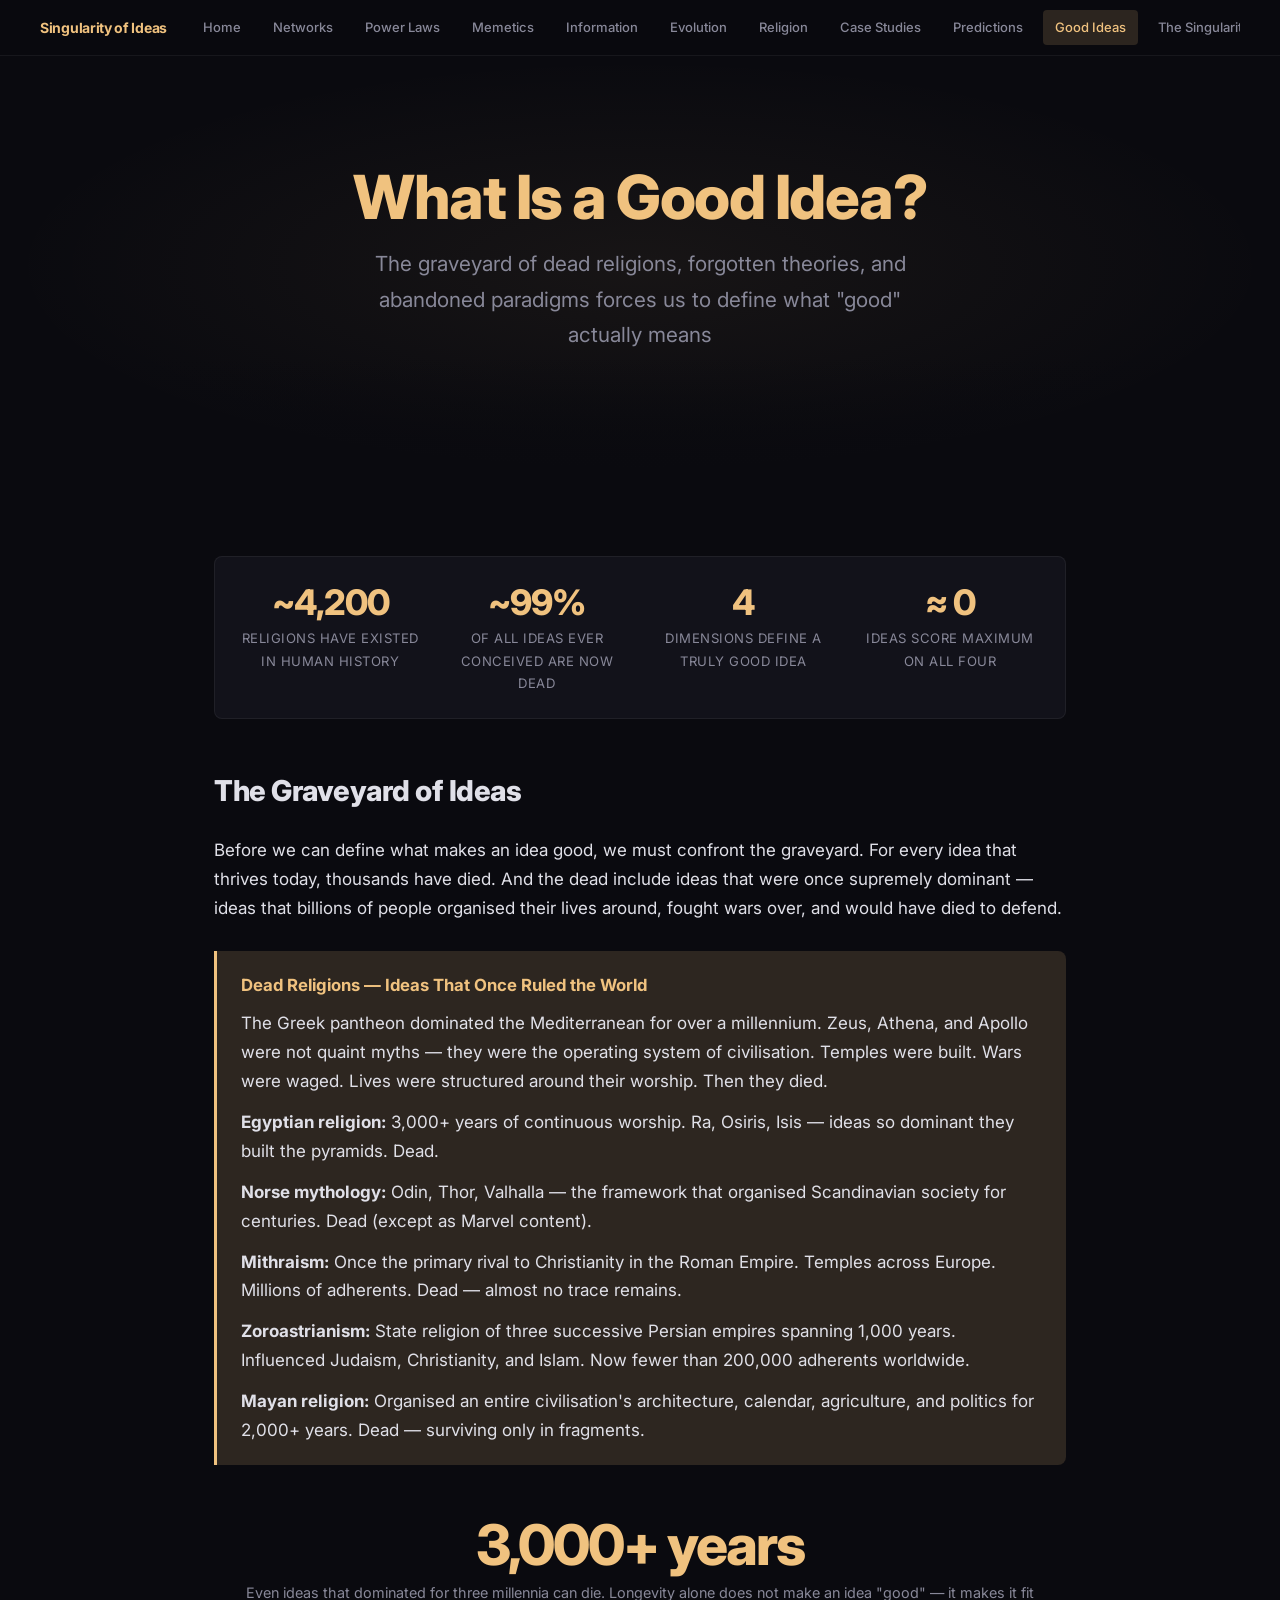
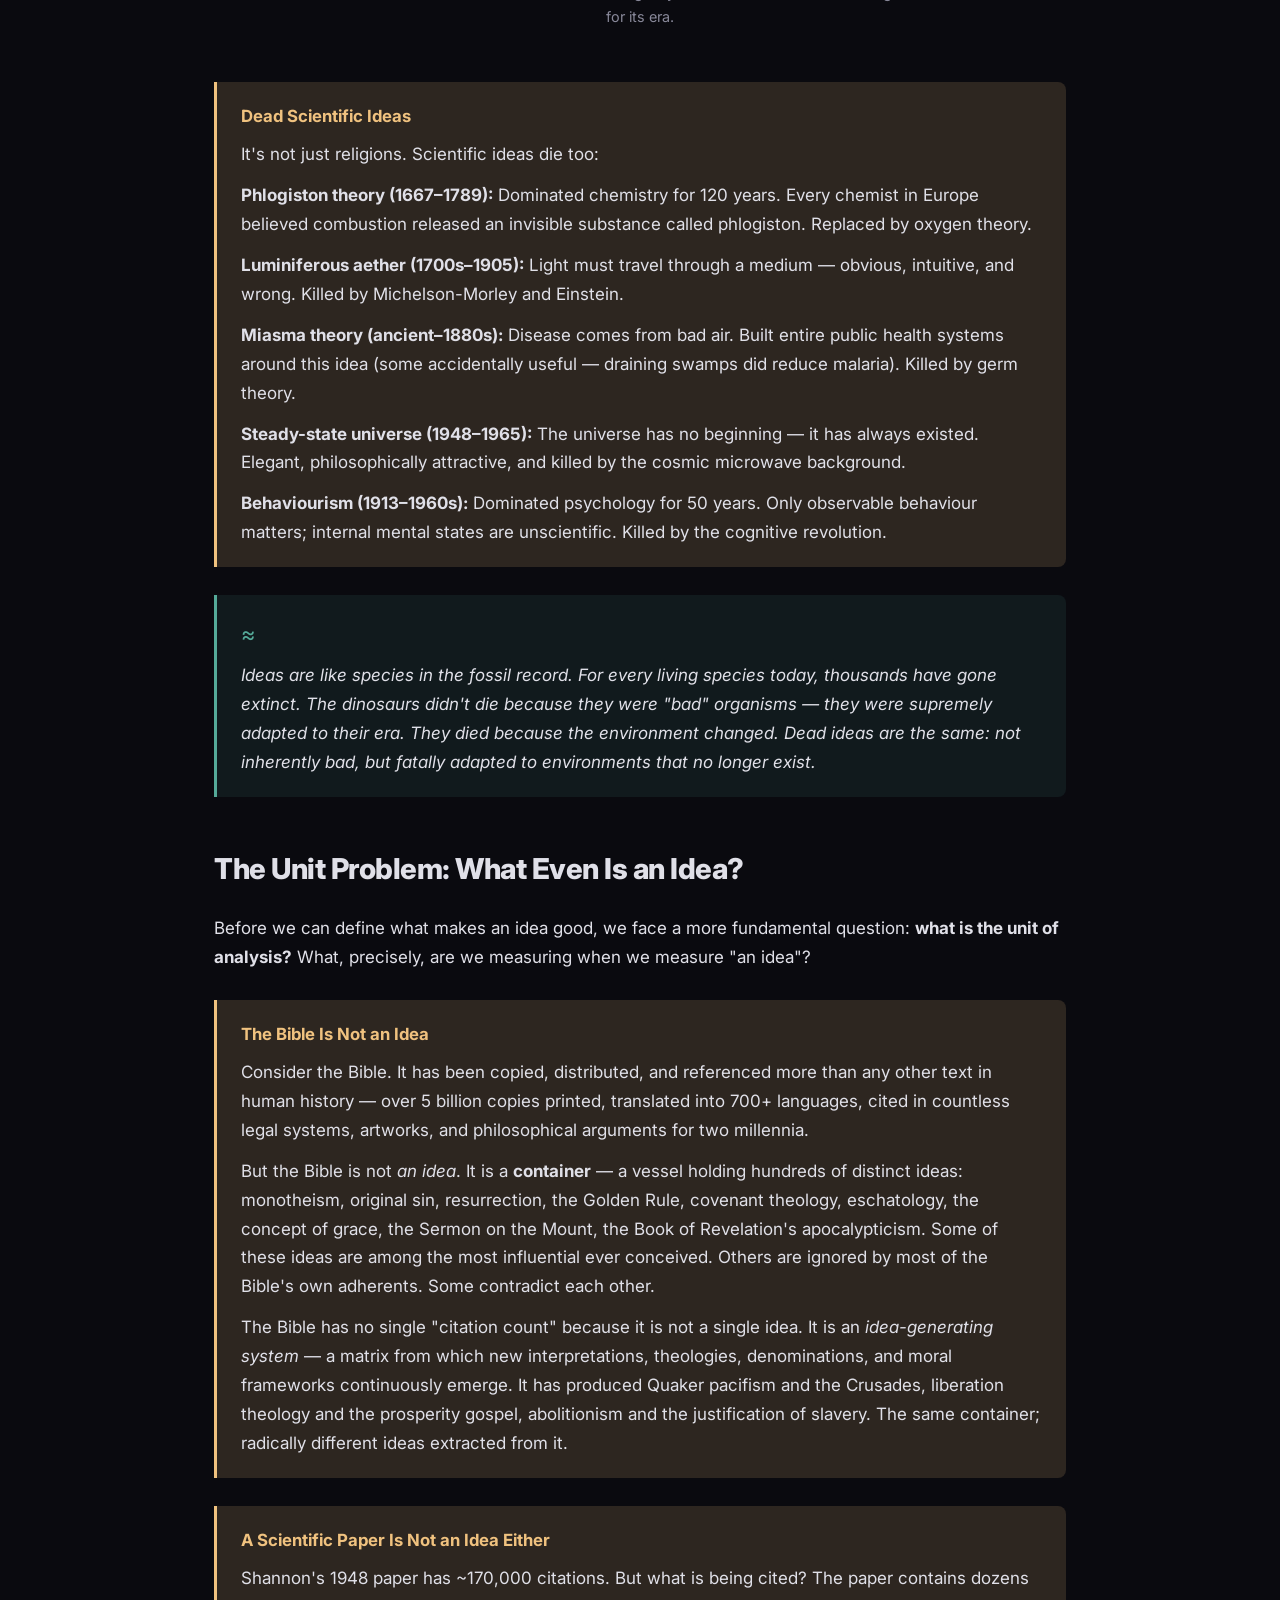
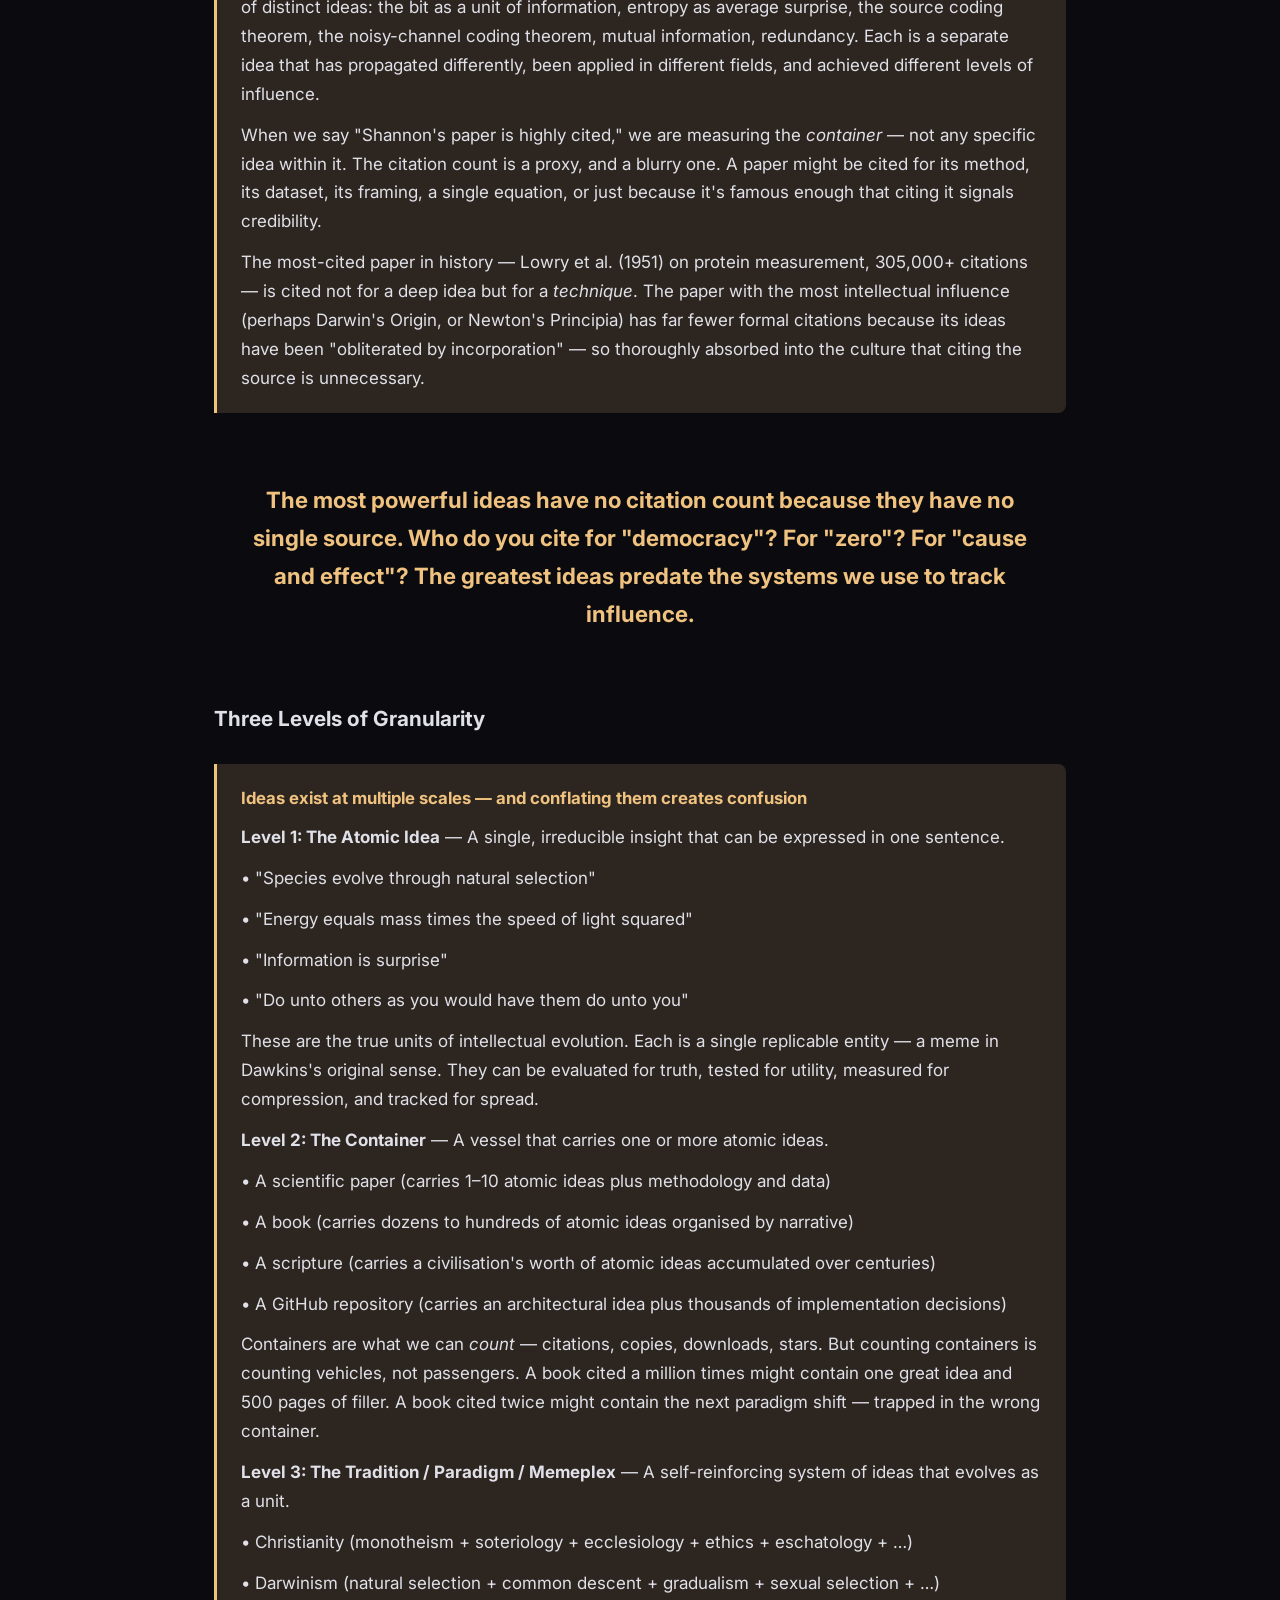
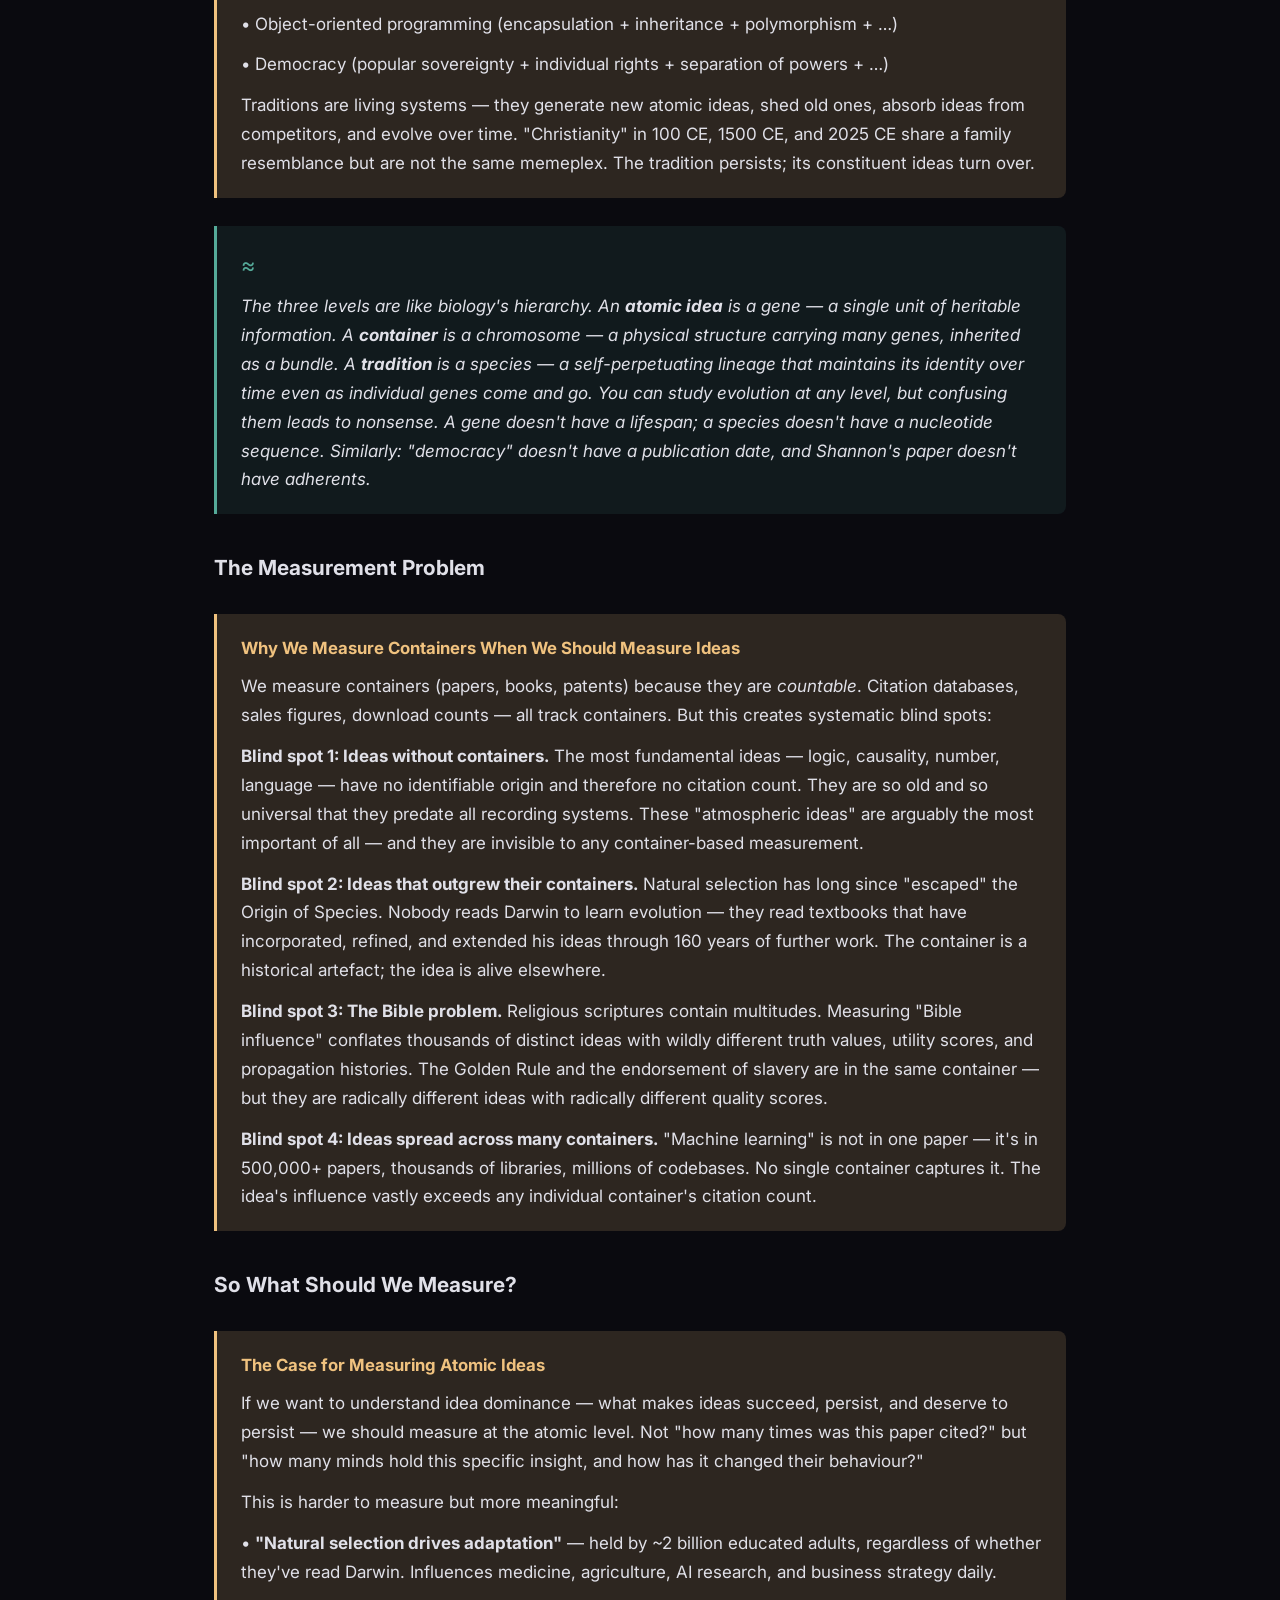
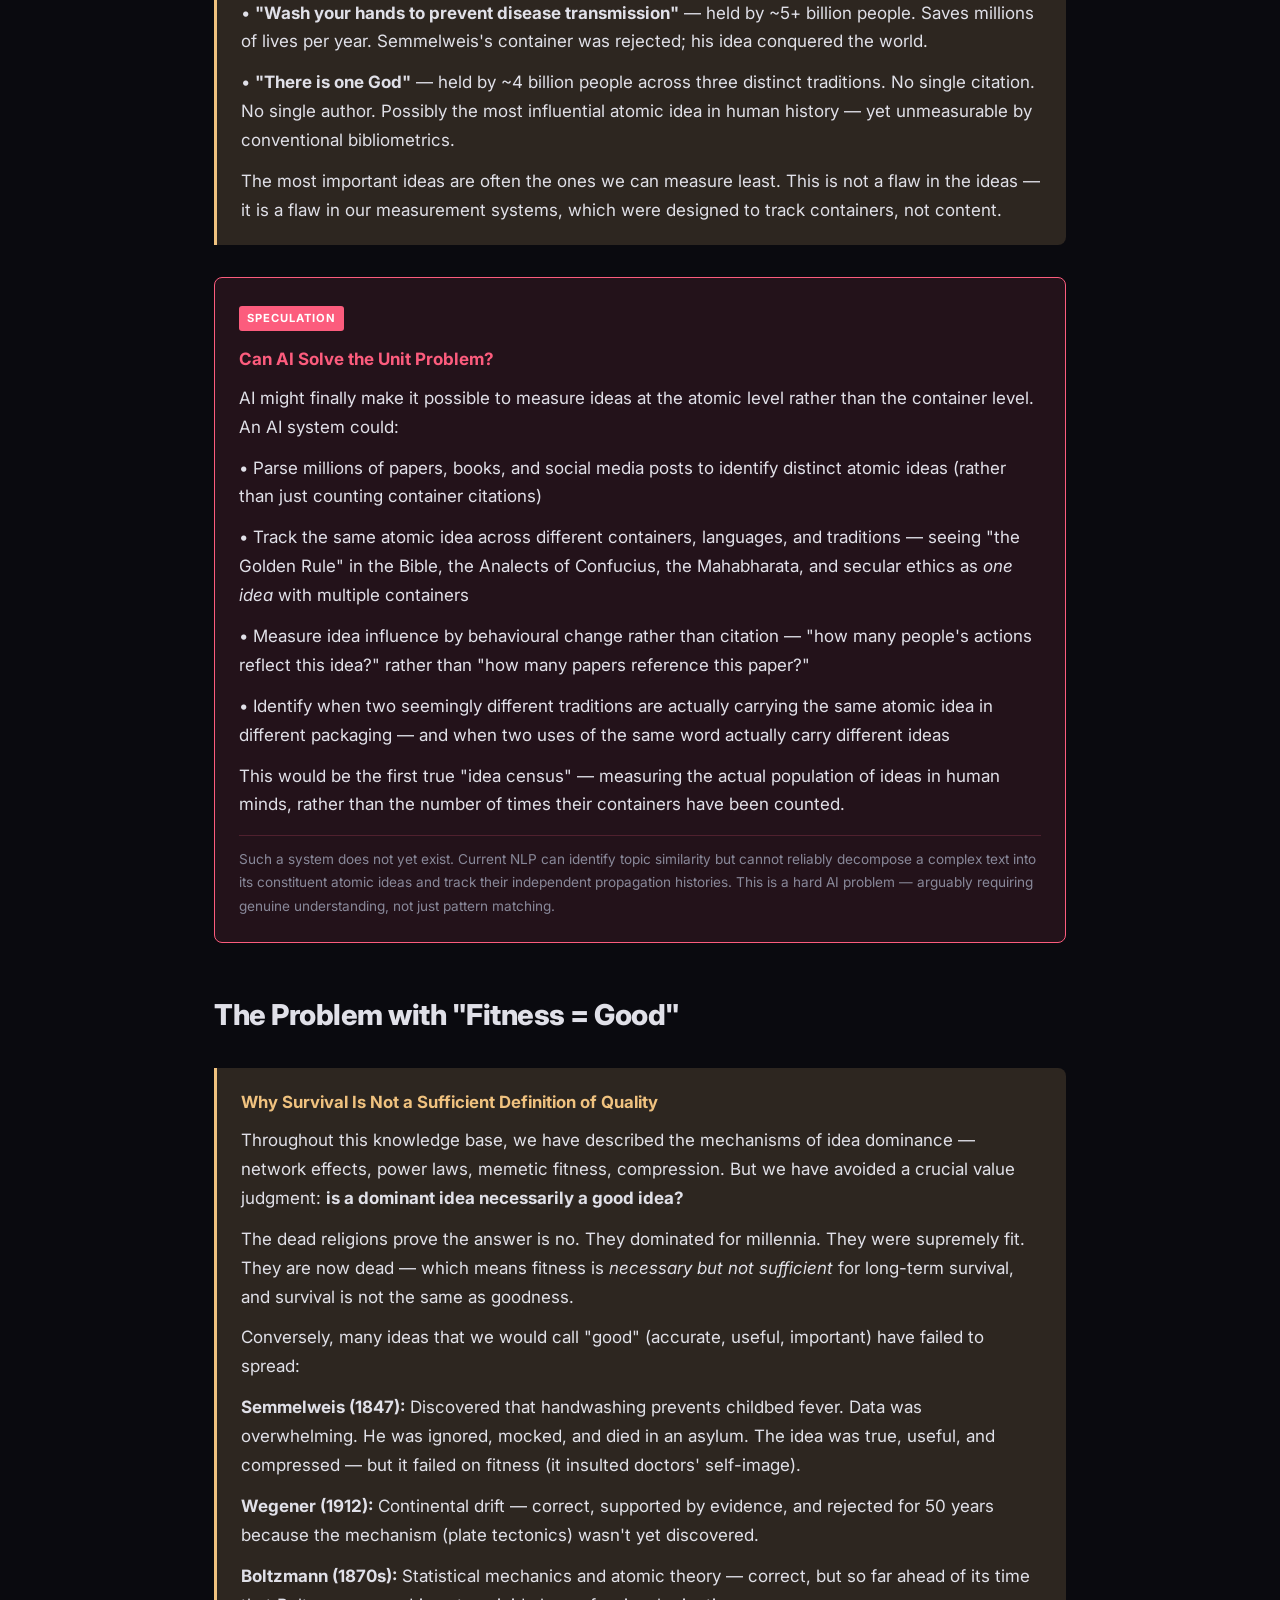
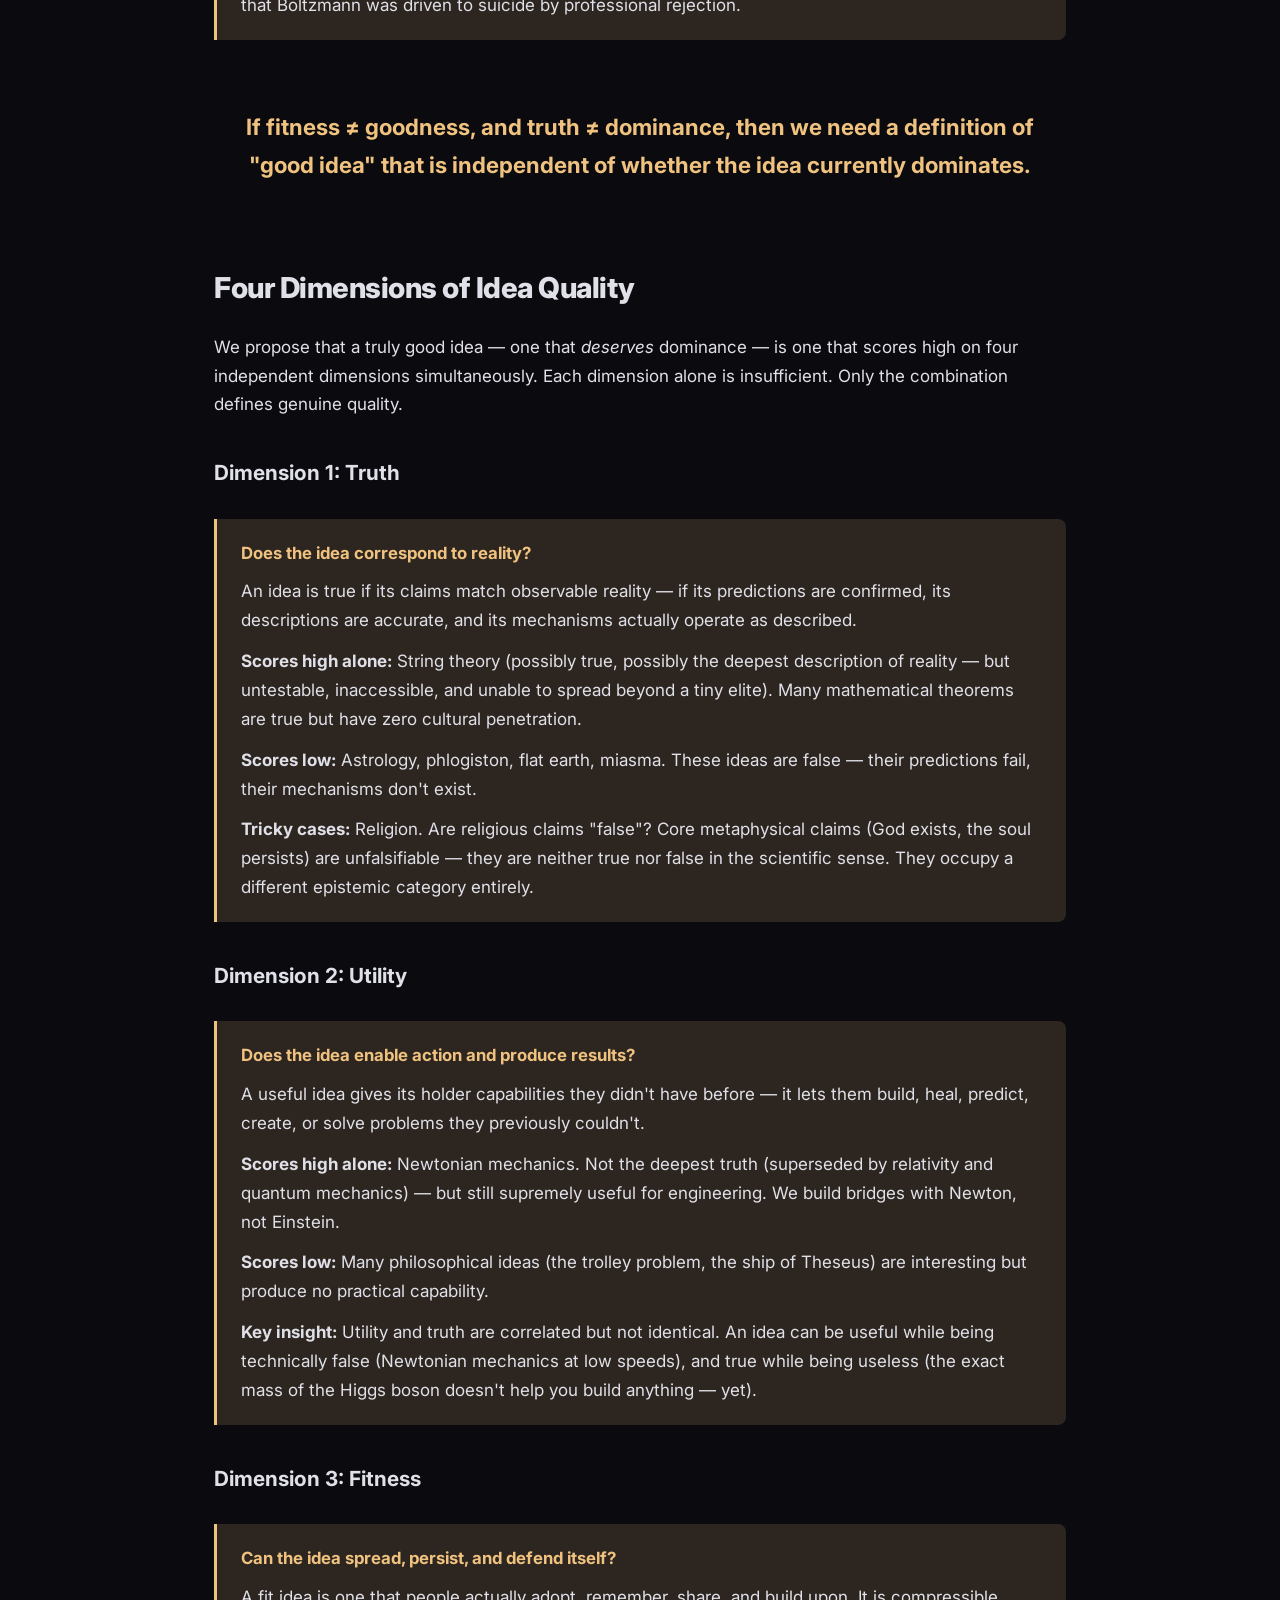
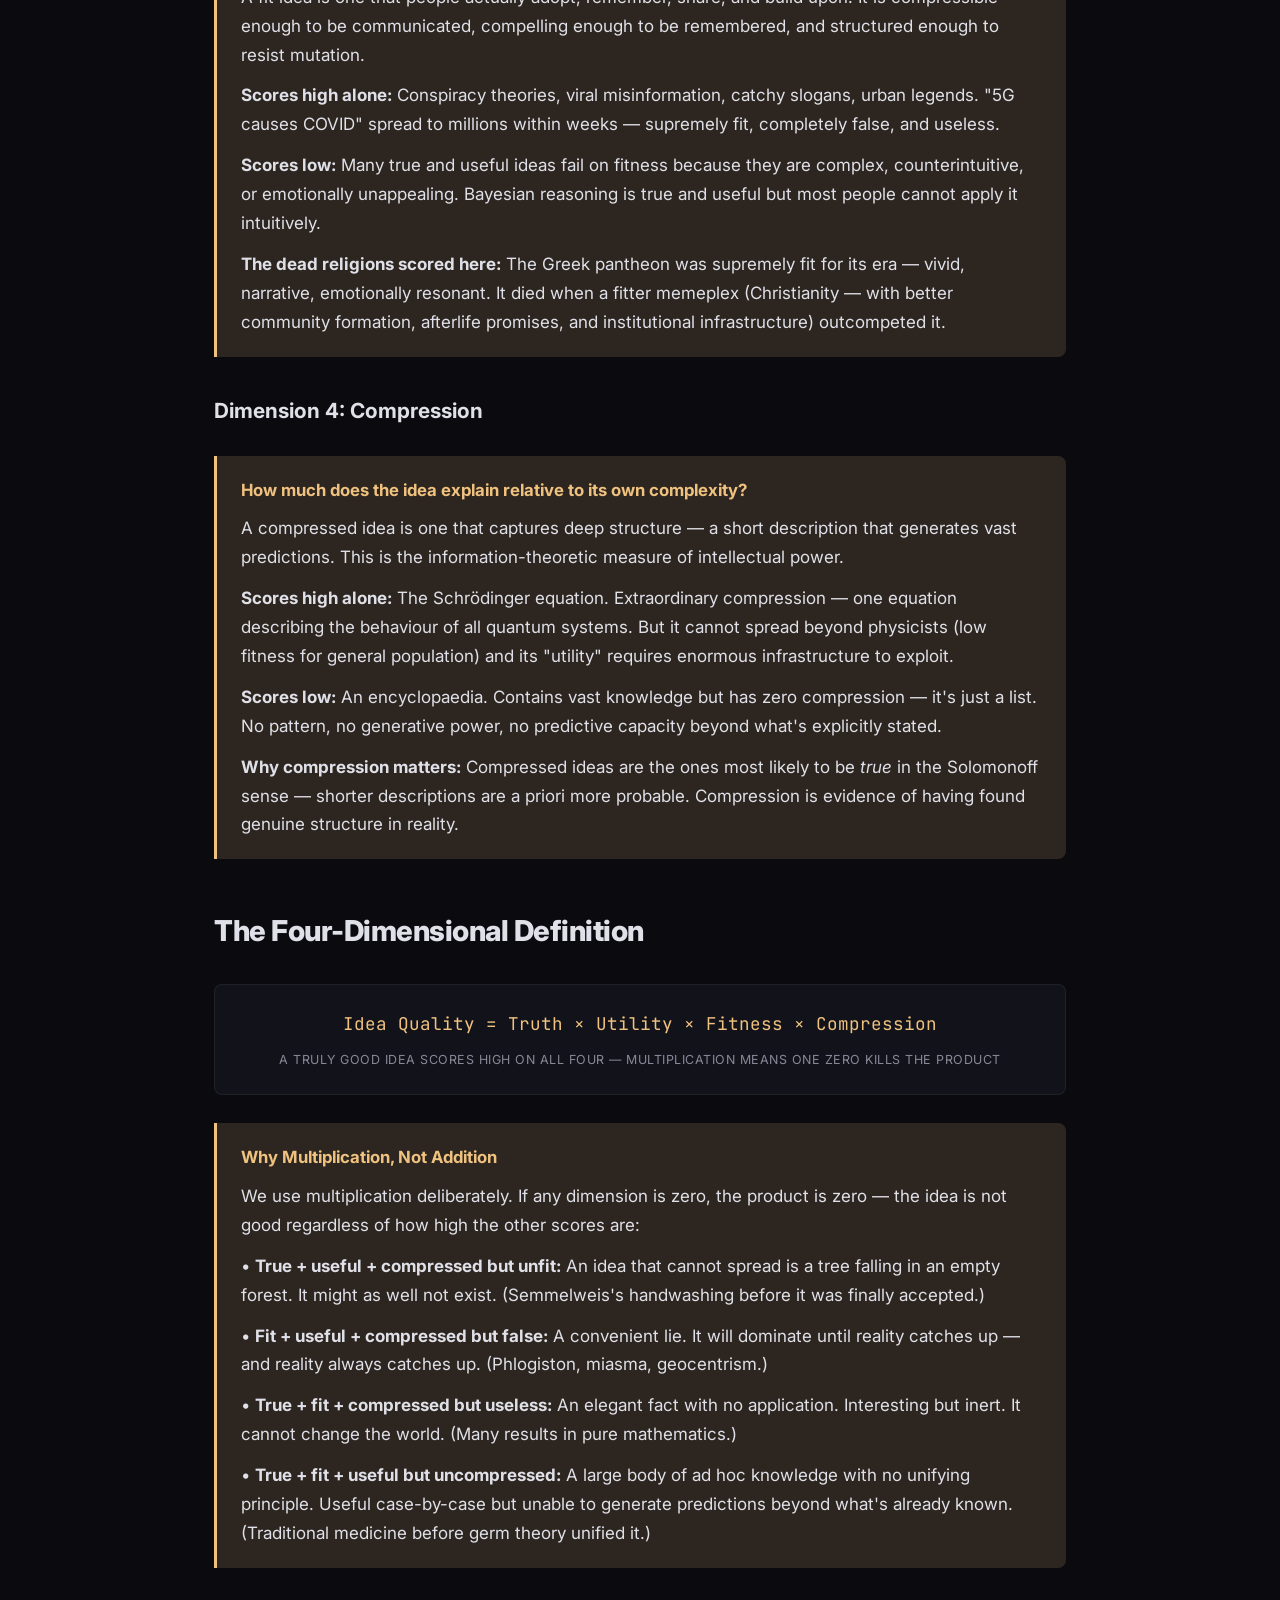
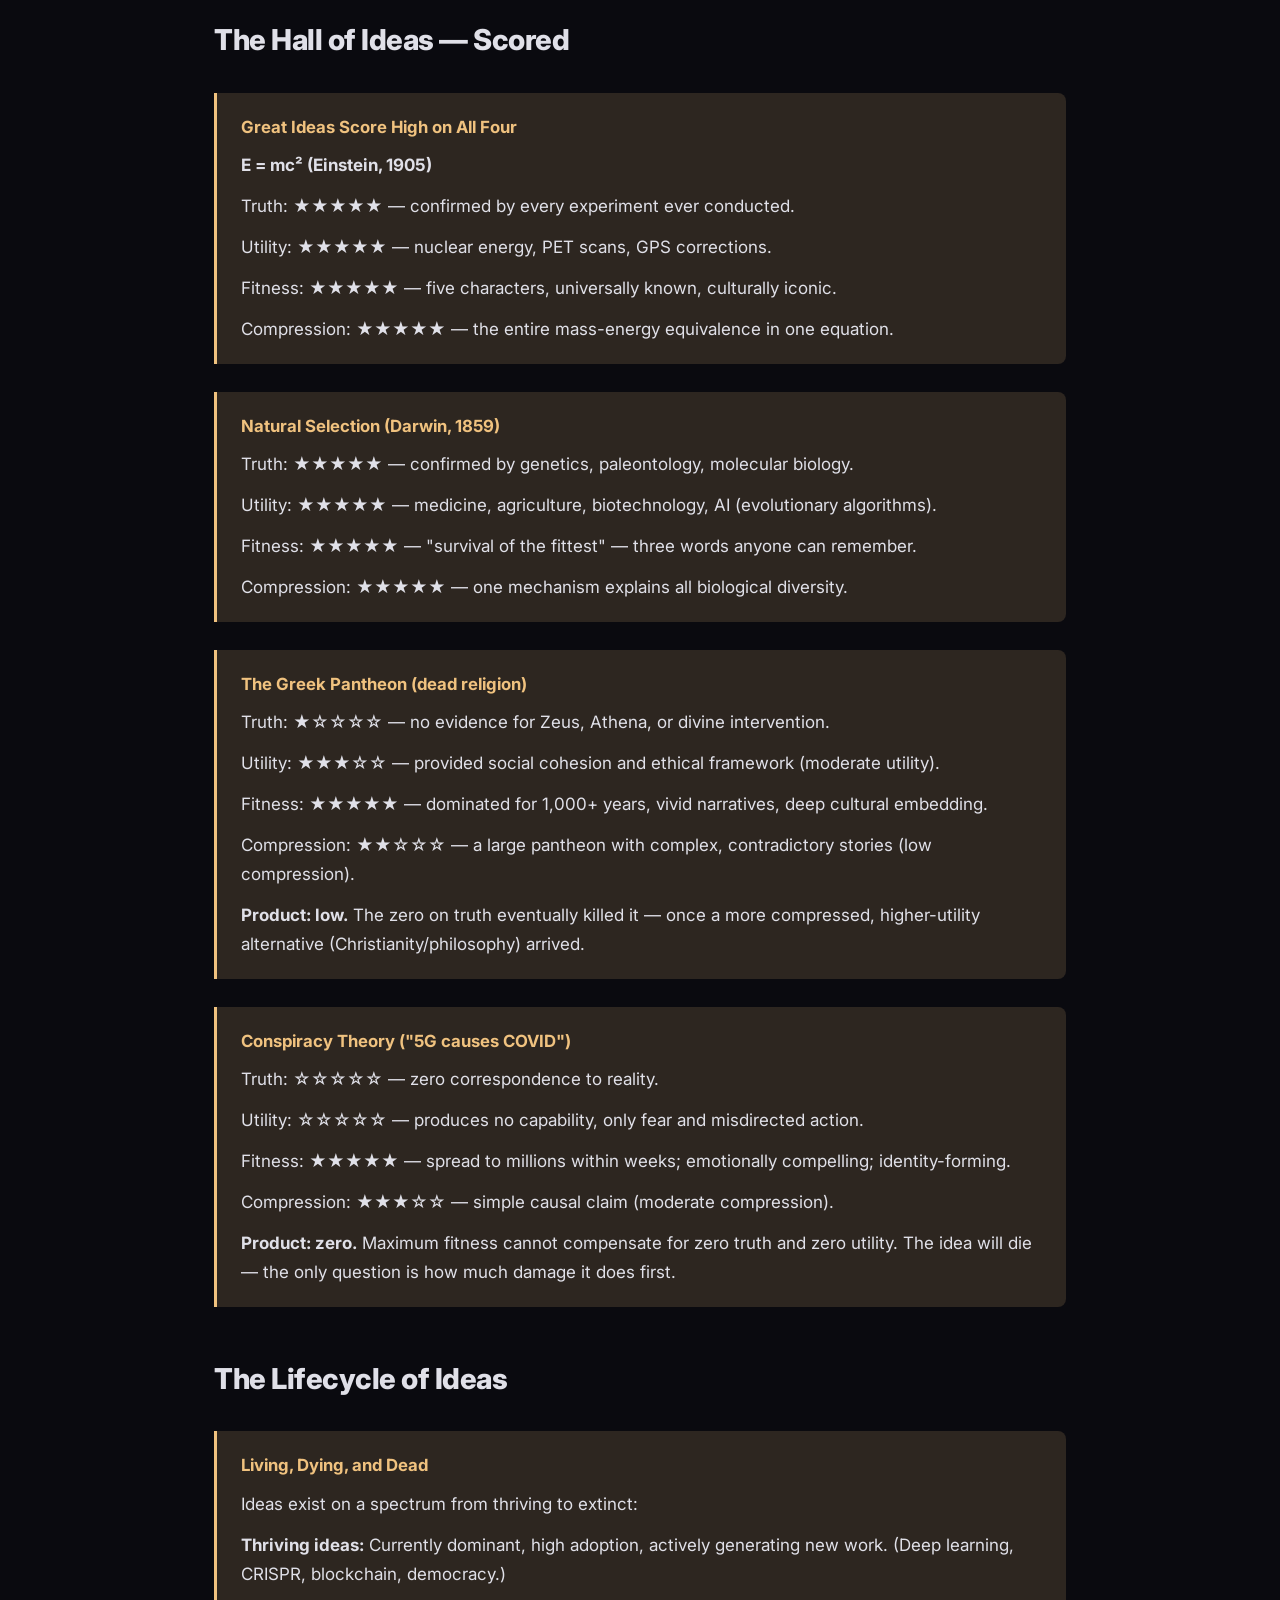
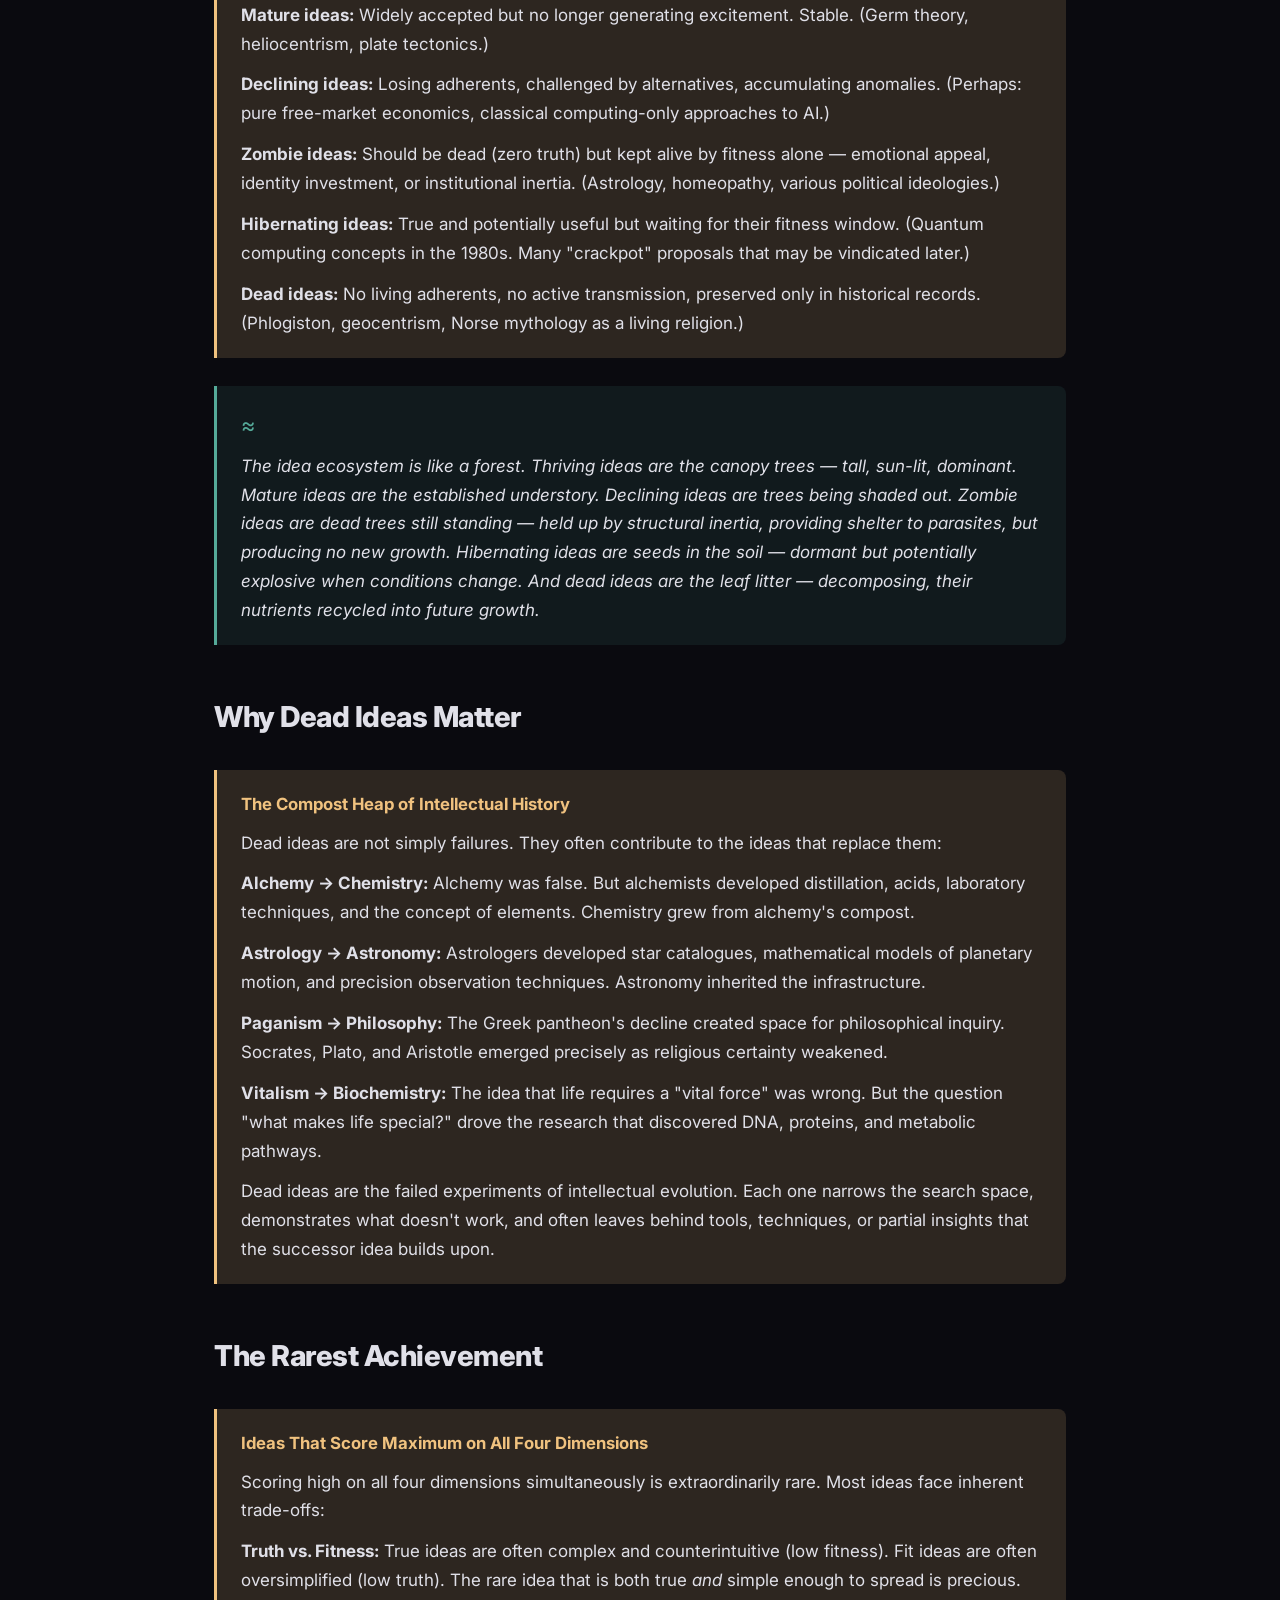
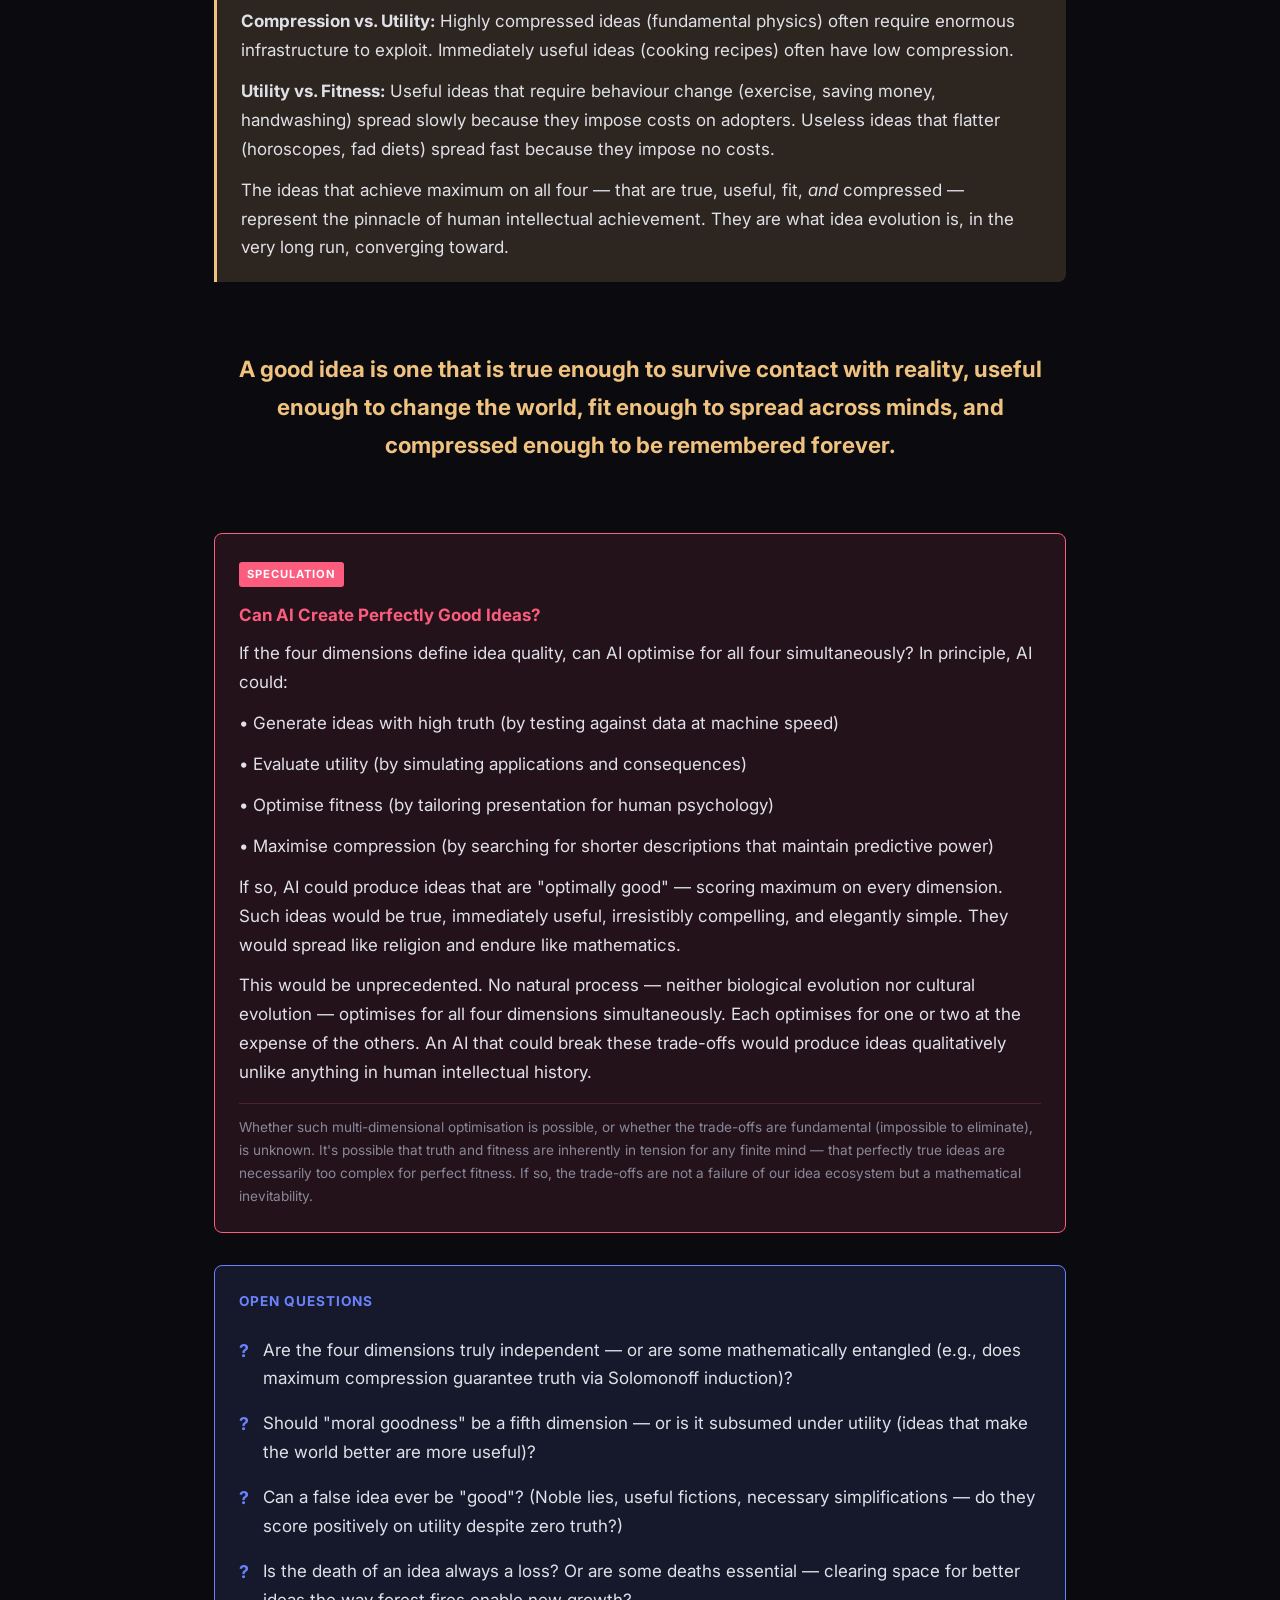
<file: what-is-a-good-idea.html>
<!DOCTYPE html>
<html lang="en">
<head>
    <meta charset="UTF-8">
    <meta name="viewport" content="width=device-width, initial-scale=1.0">
    <title>What Is a Good Idea? — Singularity of Ideas</title>
    <link rel="stylesheet" href="styles.css">
    <link href="https://fonts.googleapis.com/css2?family=Inter:wght@400;500;600;700;800&family=JetBrains+Mono:wght@400;500&display=swap" rel="stylesheet">
</head>
<body>
    <nav>
        <div class="nav-inner">
            <span class="site-title">Singularity of Ideas</span>
            <a href="index.html">Home</a>
            <a href="network-theory.html">Networks</a>
            <a href="power-laws.html">Power Laws</a>
            <a href="memetics.html">Memetics</a>
            <a href="information-theory.html">Information</a>
            <a href="evolutionary-selection.html">Evolution</a>
            <a href="religion.html">Religion</a>
            <a href="case-studies.html">Case Studies</a>
            <a href="predictions.html">Predictions</a>
            <a href="what-is-a-good-idea.html" class="active">Good Ideas</a>
            <a href="the-singularity.html">The Singularity</a>
            <a href="animations.html">Interactive</a>
        </div>
    </nav>

    <div class="hero">
        <h1>What Is a Good Idea?</h1>
        <p class="subtitle">The graveyard of dead religions, forgotten theories, and abandoned paradigms forces us to define what "good" actually means</p>
    </div>

    <div class="content">
        <div class="stat-strip">
            <div class="stat">
                <div class="number">~4,200</div>
                <div class="label">religions have existed in human history</div>
            </div>
            <div class="stat">
                <div class="number">~99%</div>
                <div class="label">of all ideas ever conceived are now dead</div>
            </div>
            <div class="stat">
                <div class="number">4</div>
                <div class="label">dimensions define a truly good idea</div>
            </div>
            <div class="stat">
                <div class="number">≈ 0</div>
                <div class="label">ideas score maximum on all four</div>
            </div>
        </div>

        <h2>The Graveyard of Ideas</h2>

        <p>Before we can define what makes an idea good, we must confront the graveyard. For every idea that thrives today, thousands have died. And the dead include ideas that were once supremely dominant — ideas that billions of people organised their lives around, fought wars over, and would have died to defend.</p>

        <div class="explanation">
            <h4>Dead Religions — Ideas That Once Ruled the World</h4>
            <p>The Greek pantheon dominated the Mediterranean for over a millennium. Zeus, Athena, and Apollo were not quaint myths — they were the operating system of civilisation. Temples were built. Wars were waged. Lives were structured around their worship. Then they died.</p>
            <p><strong>Egyptian religion:</strong> 3,000+ years of continuous worship. Ra, Osiris, Isis — ideas so dominant they built the pyramids. Dead.</p>
            <p><strong>Norse mythology:</strong> Odin, Thor, Valhalla — the framework that organised Scandinavian society for centuries. Dead (except as Marvel content).</p>
            <p><strong>Mithraism:</strong> Once the primary rival to Christianity in the Roman Empire. Temples across Europe. Millions of adherents. Dead — almost no trace remains.</p>
            <p><strong>Zoroastrianism:</strong> State religion of three successive Persian empires spanning 1,000 years. Influenced Judaism, Christianity, and Islam. Now fewer than 200,000 adherents worldwide.</p>
            <p><strong>Mayan religion:</strong> Organised an entire civilisation's architecture, calendar, agriculture, and politics for 2,000+ years. Dead — surviving only in fragments.</p>
        </div>

        <div class="big-number">
            <div class="value">3,000+ years</div>
            <div class="context">Even ideas that dominated for three millennia can die. Longevity alone does not make an idea "good" — it makes it fit for its era.</div>
        </div>

        <div class="explanation">
            <h4>Dead Scientific Ideas</h4>
            <p>It's not just religions. Scientific ideas die too:</p>
            <p><strong>Phlogiston theory (1667–1789):</strong> Dominated chemistry for 120 years. Every chemist in Europe believed combustion released an invisible substance called phlogiston. Replaced by oxygen theory.</p>
            <p><strong>Luminiferous aether (1700s–1905):</strong> Light must travel through a medium — obvious, intuitive, and wrong. Killed by Michelson-Morley and Einstein.</p>
            <p><strong>Miasma theory (ancient–1880s):</strong> Disease comes from bad air. Built entire public health systems around this idea (some accidentally useful — draining swamps did reduce malaria). Killed by germ theory.</p>
            <p><strong>Steady-state universe (1948–1965):</strong> The universe has no beginning — it has always existed. Elegant, philosophically attractive, and killed by the cosmic microwave background.</p>
            <p><strong>Behaviourism (1913–1960s):</strong> Dominated psychology for 50 years. Only observable behaviour matters; internal mental states are unscientific. Killed by the cognitive revolution.</p>
        </div>

        <div class="analogy">
            <p>Ideas are like species in the fossil record. For every living species today, thousands have gone extinct. The dinosaurs didn't die because they were "bad" organisms — they were supremely adapted to their era. They died because the environment changed. Dead ideas are the same: not inherently bad, but fatally adapted to environments that no longer exist.</p>
        </div>

        <h2>The Unit Problem: What Even Is an Idea?</h2>

        <p>Before we can define what makes an idea good, we face a more fundamental question: <strong>what is the unit of analysis?</strong> What, precisely, are we measuring when we measure "an idea"?</p>

        <div class="explanation">
            <h4>The Bible Is Not an Idea</h4>
            <p>Consider the Bible. It has been copied, distributed, and referenced more than any other text in human history — over 5 billion copies printed, translated into 700+ languages, cited in countless legal systems, artworks, and philosophical arguments for two millennia.</p>
            <p>But the Bible is not <em>an idea</em>. It is a <strong>container</strong> — a vessel holding hundreds of distinct ideas: monotheism, original sin, resurrection, the Golden Rule, covenant theology, eschatology, the concept of grace, the Sermon on the Mount, the Book of Revelation's apocalypticism. Some of these ideas are among the most influential ever conceived. Others are ignored by most of the Bible's own adherents. Some contradict each other.</p>
            <p>The Bible has no single "citation count" because it is not a single idea. It is an <em>idea-generating system</em> — a matrix from which new interpretations, theologies, denominations, and moral frameworks continuously emerge. It has produced Quaker pacifism and the Crusades, liberation theology and the prosperity gospel, abolitionism and the justification of slavery. The same container; radically different ideas extracted from it.</p>
        </div>

        <div class="explanation">
            <h4>A Scientific Paper Is Not an Idea Either</h4>
            <p>Shannon's 1948 paper has ~170,000 citations. But what is being cited? The paper contains dozens of distinct ideas: the bit as a unit of information, entropy as average surprise, the source coding theorem, the noisy-channel coding theorem, mutual information, redundancy. Each is a separate idea that has propagated differently, been applied in different fields, and achieved different levels of influence.</p>
            <p>When we say "Shannon's paper is highly cited," we are measuring the <em>container</em> — not any specific idea within it. The citation count is a proxy, and a blurry one. A paper might be cited for its method, its dataset, its framing, a single equation, or just because it's famous enough that citing it signals credibility.</p>
            <p>The most-cited paper in history — Lowry et al. (1951) on protein measurement, 305,000+ citations — is cited not for a deep idea but for a <em>technique</em>. The paper with the most intellectual influence (perhaps Darwin's Origin, or Newton's Principia) has far fewer formal citations because its ideas have been "obliterated by incorporation" — so thoroughly absorbed into the culture that citing the source is unnecessary.</p>
        </div>

        <div class="highlight-fact">The most powerful ideas have no citation count because they have no single source. Who do you cite for "democracy"? For "zero"? For "cause and effect"? The greatest ideas predate the systems we use to track influence.</div>

        <h3>Three Levels of Granularity</h3>

        <div class="explanation">
            <h4>Ideas exist at multiple scales — and conflating them creates confusion</h4>
            <p><strong>Level 1: The Atomic Idea</strong> — A single, irreducible insight that can be expressed in one sentence.</p>
            <p>• "Species evolve through natural selection"</p>
            <p>• "Energy equals mass times the speed of light squared"</p>
            <p>• "Information is surprise"</p>
            <p>• "Do unto others as you would have them do unto you"</p>
            <p>These are the true units of intellectual evolution. Each is a single replicable entity — a meme in Dawkins's original sense. They can be evaluated for truth, tested for utility, measured for compression, and tracked for spread.</p>
            <p><strong>Level 2: The Container</strong> — A vessel that carries one or more atomic ideas.</p>
            <p>• A scientific paper (carries 1–10 atomic ideas plus methodology and data)</p>
            <p>• A book (carries dozens to hundreds of atomic ideas organised by narrative)</p>
            <p>• A scripture (carries a civilisation's worth of atomic ideas accumulated over centuries)</p>
            <p>• A GitHub repository (carries an architectural idea plus thousands of implementation decisions)</p>
            <p>Containers are what we can <em>count</em> — citations, copies, downloads, stars. But counting containers is counting vehicles, not passengers. A book cited a million times might contain one great idea and 500 pages of filler. A book cited twice might contain the next paradigm shift — trapped in the wrong container.</p>
            <p><strong>Level 3: The Tradition / Paradigm / Memeplex</strong> — A self-reinforcing system of ideas that evolves as a unit.</p>
            <p>• Christianity (monotheism + soteriology + ecclesiology + ethics + eschatology + …)</p>
            <p>• Darwinism (natural selection + common descent + gradualism + sexual selection + …)</p>
            <p>• Object-oriented programming (encapsulation + inheritance + polymorphism + …)</p>
            <p>• Democracy (popular sovereignty + individual rights + separation of powers + …)</p>
            <p>Traditions are living systems — they generate new atomic ideas, shed old ones, absorb ideas from competitors, and evolve over time. "Christianity" in 100 CE, 1500 CE, and 2025 CE share a family resemblance but are not the same memeplex. The tradition persists; its constituent ideas turn over.</p>
        </div>

        <div class="analogy">
            <p>The three levels are like biology's hierarchy. An <strong>atomic idea</strong> is a gene — a single unit of heritable information. A <strong>container</strong> is a chromosome — a physical structure carrying many genes, inherited as a bundle. A <strong>tradition</strong> is a species — a self-perpetuating lineage that maintains its identity over time even as individual genes come and go. You can study evolution at any level, but confusing them leads to nonsense. A gene doesn't have a lifespan; a species doesn't have a nucleotide sequence. Similarly: "democracy" doesn't have a publication date, and Shannon's paper doesn't have adherents.</p>
        </div>

        <h3>The Measurement Problem</h3>

        <div class="explanation">
            <h4>Why We Measure Containers When We Should Measure Ideas</h4>
            <p>We measure containers (papers, books, patents) because they are <em>countable</em>. Citation databases, sales figures, download counts — all track containers. But this creates systematic blind spots:</p>
            <p><strong>Blind spot 1: Ideas without containers.</strong> The most fundamental ideas — logic, causality, number, language — have no identifiable origin and therefore no citation count. They are so old and so universal that they predate all recording systems. These "atmospheric ideas" are arguably the most important of all — and they are invisible to any container-based measurement.</p>
            <p><strong>Blind spot 2: Ideas that outgrew their containers.</strong> Natural selection has long since "escaped" the Origin of Species. Nobody reads Darwin to learn evolution — they read textbooks that have incorporated, refined, and extended his ideas through 160 years of further work. The container is a historical artefact; the idea is alive elsewhere.</p>
            <p><strong>Blind spot 3: The Bible problem.</strong> Religious scriptures contain multitudes. Measuring "Bible influence" conflates thousands of distinct ideas with wildly different truth values, utility scores, and propagation histories. The Golden Rule and the endorsement of slavery are in the same container — but they are radically different ideas with radically different quality scores.</p>
            <p><strong>Blind spot 4: Ideas spread across many containers.</strong> "Machine learning" is not in one paper — it's in 500,000+ papers, thousands of libraries, millions of codebases. No single container captures it. The idea's influence vastly exceeds any individual container's citation count.</p>
        </div>

        <h3>So What Should We Measure?</h3>

        <div class="explanation">
            <h4>The Case for Measuring Atomic Ideas</h4>
            <p>If we want to understand idea dominance — what makes ideas succeed, persist, and deserve to persist — we should measure at the atomic level. Not "how many times was this paper cited?" but "how many minds hold this specific insight, and how has it changed their behaviour?"</p>
            <p>This is harder to measure but more meaningful:</p>
            <p>• <strong>"Natural selection drives adaptation"</strong> — held by ~2 billion educated adults, regardless of whether they've read Darwin. Influences medicine, agriculture, AI research, and business strategy daily.</p>
            <p>• <strong>"Wash your hands to prevent disease transmission"</strong> — held by ~5+ billion people. Saves millions of lives per year. Semmelweis's container was rejected; his idea conquered the world.</p>
            <p>• <strong>"There is one God"</strong> — held by ~4 billion people across three distinct traditions. No single citation. No single author. Possibly the most influential atomic idea in human history — yet unmeasurable by conventional bibliometrics.</p>
            <p>The most important ideas are often the ones we can measure least. This is not a flaw in the ideas — it is a flaw in our measurement systems, which were designed to track containers, not content.</p>
        </div>

        <div class="speculation-box">
            <span class="badge">Speculation</span>
            <h4>Can AI Solve the Unit Problem?</h4>
            <p>AI might finally make it possible to measure ideas at the atomic level rather than the container level. An AI system could:</p>
            <p>• Parse millions of papers, books, and social media posts to identify distinct atomic ideas (rather than just counting container citations)</p>
            <p>• Track the same atomic idea across different containers, languages, and traditions — seeing "the Golden Rule" in the Bible, the Analects of Confucius, the Mahabharata, and secular ethics as <em>one idea</em> with multiple containers</p>
            <p>• Measure idea influence by behavioural change rather than citation — "how many people's actions reflect this idea?" rather than "how many papers reference this paper?"</p>
            <p>• Identify when two seemingly different traditions are actually carrying the same atomic idea in different packaging — and when two uses of the same word actually carry different ideas</p>
            <p>This would be the first true "idea census" — measuring the actual population of ideas in human minds, rather than the number of times their containers have been counted.</p>
            <p class="caveat">Such a system does not yet exist. Current NLP can identify topic similarity but cannot reliably decompose a complex text into its constituent atomic ideas and track their independent propagation histories. This is a hard AI problem — arguably requiring genuine understanding, not just pattern matching.</p>
        </div>

        <h2>The Problem with "Fitness = Good"</h2>

        <div class="explanation">
            <h4>Why Survival Is Not a Sufficient Definition of Quality</h4>
            <p>Throughout this knowledge base, we have described the mechanisms of idea dominance — network effects, power laws, memetic fitness, compression. But we have avoided a crucial value judgment: <strong>is a dominant idea necessarily a good idea?</strong></p>
            <p>The dead religions prove the answer is no. They dominated for millennia. They were supremely fit. They are now dead — which means fitness is <em>necessary but not sufficient</em> for long-term survival, and survival is not the same as goodness.</p>
            <p>Conversely, many ideas that we would call "good" (accurate, useful, important) have failed to spread:</p>
            <p><strong>Semmelweis (1847):</strong> Discovered that handwashing prevents childbed fever. Data was overwhelming. He was ignored, mocked, and died in an asylum. The idea was true, useful, and compressed — but it failed on fitness (it insulted doctors' self-image).</p>
            <p><strong>Wegener (1912):</strong> Continental drift — correct, supported by evidence, and rejected for 50 years because the mechanism (plate tectonics) wasn't yet discovered.</p>
            <p><strong>Boltzmann (1870s):</strong> Statistical mechanics and atomic theory — correct, but so far ahead of its time that Boltzmann was driven to suicide by professional rejection.</p>
        </div>

        <div class="highlight-fact">If fitness ≠ goodness, and truth ≠ dominance, then we need a definition of "good idea" that is independent of whether the idea currently dominates.</div>

        <h2>Four Dimensions of Idea Quality</h2>

        <p>We propose that a truly good idea — one that <em>deserves</em> dominance — is one that scores high on four independent dimensions simultaneously. Each dimension alone is insufficient. Only the combination defines genuine quality.</p>

        <h3>Dimension 1: Truth</h3>
        <div class="explanation">
            <h4>Does the idea correspond to reality?</h4>
            <p>An idea is true if its claims match observable reality — if its predictions are confirmed, its descriptions are accurate, and its mechanisms actually operate as described.</p>
            <p><strong>Scores high alone:</strong> String theory (possibly true, possibly the deepest description of reality — but untestable, inaccessible, and unable to spread beyond a tiny elite). Many mathematical theorems are true but have zero cultural penetration.</p>
            <p><strong>Scores low:</strong> Astrology, phlogiston, flat earth, miasma. These ideas are false — their predictions fail, their mechanisms don't exist.</p>
            <p><strong>Tricky cases:</strong> Religion. Are religious claims "false"? Core metaphysical claims (God exists, the soul persists) are unfalsifiable — they are neither true nor false in the scientific sense. They occupy a different epistemic category entirely.</p>
        </div>

        <h3>Dimension 2: Utility</h3>
        <div class="explanation">
            <h4>Does the idea enable action and produce results?</h4>
            <p>A useful idea gives its holder capabilities they didn't have before — it lets them build, heal, predict, create, or solve problems they previously couldn't.</p>
            <p><strong>Scores high alone:</strong> Newtonian mechanics. Not the deepest truth (superseded by relativity and quantum mechanics) — but still supremely useful for engineering. We build bridges with Newton, not Einstein.</p>
            <p><strong>Scores low:</strong> Many philosophical ideas (the trolley problem, the ship of Theseus) are interesting but produce no practical capability.</p>
            <p><strong>Key insight:</strong> Utility and truth are correlated but not identical. An idea can be useful while being technically false (Newtonian mechanics at low speeds), and true while being useless (the exact mass of the Higgs boson doesn't help you build anything — yet).</p>
        </div>

        <h3>Dimension 3: Fitness</h3>
        <div class="explanation">
            <h4>Can the idea spread, persist, and defend itself?</h4>
            <p>A fit idea is one that people actually adopt, remember, share, and build upon. It is compressible enough to be communicated, compelling enough to be remembered, and structured enough to resist mutation.</p>
            <p><strong>Scores high alone:</strong> Conspiracy theories, viral misinformation, catchy slogans, urban legends. "5G causes COVID" spread to millions within weeks — supremely fit, completely false, and useless.</p>
            <p><strong>Scores low:</strong> Many true and useful ideas fail on fitness because they are complex, counterintuitive, or emotionally unappealing. Bayesian reasoning is true and useful but most people cannot apply it intuitively.</p>
            <p><strong>The dead religions scored here:</strong> The Greek pantheon was supremely fit for its era — vivid, narrative, emotionally resonant. It died when a fitter memeplex (Christianity — with better community formation, afterlife promises, and institutional infrastructure) outcompeted it.</p>
        </div>

        <h3>Dimension 4: Compression</h3>
        <div class="explanation">
            <h4>How much does the idea explain relative to its own complexity?</h4>
            <p>A compressed idea is one that captures deep structure — a short description that generates vast predictions. This is the information-theoretic measure of intellectual power.</p>
            <p><strong>Scores high alone:</strong> The Schrödinger equation. Extraordinary compression — one equation describing the behaviour of all quantum systems. But it cannot spread beyond physicists (low fitness for general population) and its "utility" requires enormous infrastructure to exploit.</p>
            <p><strong>Scores low:</strong> An encyclopaedia. Contains vast knowledge but has zero compression — it's just a list. No pattern, no generative power, no predictive capacity beyond what's explicitly stated.</p>
            <p><strong>Why compression matters:</strong> Compressed ideas are the ones most likely to be <em>true</em> in the Solomonoff sense — shorter descriptions are a priori more probable. Compression is evidence of having found genuine structure in reality.</p>
        </div>

        <h2>The Four-Dimensional Definition</h2>

        <div class="formula">
            Idea Quality = Truth × Utility × Fitness × Compression
            <span class="label">A truly good idea scores high on ALL four — multiplication means one zero kills the product</span>
        </div>

        <div class="explanation">
            <h4>Why Multiplication, Not Addition</h4>
            <p>We use multiplication deliberately. If any dimension is zero, the product is zero — the idea is not good regardless of how high the other scores are:</p>
            <p>• <strong>True + useful + compressed but unfit:</strong> An idea that cannot spread is a tree falling in an empty forest. It might as well not exist. (Semmelweis's handwashing before it was finally accepted.)</p>
            <p>• <strong>Fit + useful + compressed but false:</strong> A convenient lie. It will dominate until reality catches up — and reality always catches up. (Phlogiston, miasma, geocentrism.)</p>
            <p>• <strong>True + fit + compressed but useless:</strong> An elegant fact with no application. Interesting but inert. It cannot change the world. (Many results in pure mathematics.)</p>
            <p>• <strong>True + fit + useful but uncompressed:</strong> A large body of ad hoc knowledge with no unifying principle. Useful case-by-case but unable to generate predictions beyond what's already known. (Traditional medicine before germ theory unified it.)</p>
        </div>

        <h2>The Hall of Ideas — Scored</h2>

        <div class="explanation">
            <h4>Great Ideas Score High on All Four</h4>
            <p><strong>E = mc² (Einstein, 1905)</strong></p>
            <p>Truth: ★★★★★ — confirmed by every experiment ever conducted.</p>
            <p>Utility: ★★★★★ — nuclear energy, PET scans, GPS corrections.</p>
            <p>Fitness: ★★★★★ — five characters, universally known, culturally iconic.</p>
            <p>Compression: ★★★★★ — the entire mass-energy equivalence in one equation.</p>
        </div>

        <div class="explanation">
            <h4>Natural Selection (Darwin, 1859)</h4>
            <p>Truth: ★★★★★ — confirmed by genetics, paleontology, molecular biology.</p>
            <p>Utility: ★★★★★ — medicine, agriculture, biotechnology, AI (evolutionary algorithms).</p>
            <p>Fitness: ★★★★★ — "survival of the fittest" — three words anyone can remember.</p>
            <p>Compression: ★★★★★ — one mechanism explains all biological diversity.</p>
        </div>

        <div class="explanation">
            <h4>The Greek Pantheon (dead religion)</h4>
            <p>Truth: ★☆☆☆☆ — no evidence for Zeus, Athena, or divine intervention.</p>
            <p>Utility: ★★★☆☆ — provided social cohesion and ethical framework (moderate utility).</p>
            <p>Fitness: ★★★★★ — dominated for 1,000+ years, vivid narratives, deep cultural embedding.</p>
            <p>Compression: ★★☆☆☆ — a large pantheon with complex, contradictory stories (low compression).</p>
            <p><strong>Product: low.</strong> The zero on truth eventually killed it — once a more compressed, higher-utility alternative (Christianity/philosophy) arrived.</p>
        </div>

        <div class="explanation">
            <h4>Conspiracy Theory ("5G causes COVID")</h4>
            <p>Truth: ☆☆☆☆☆ — zero correspondence to reality.</p>
            <p>Utility: ☆☆☆☆☆ — produces no capability, only fear and misdirected action.</p>
            <p>Fitness: ★★★★★ — spread to millions within weeks; emotionally compelling; identity-forming.</p>
            <p>Compression: ★★★☆☆ — simple causal claim (moderate compression).</p>
            <p><strong>Product: zero.</strong> Maximum fitness cannot compensate for zero truth and zero utility. The idea will die — the only question is how much damage it does first.</p>
        </div>

        <h2>The Lifecycle of Ideas</h2>

        <div class="explanation">
            <h4>Living, Dying, and Dead</h4>
            <p>Ideas exist on a spectrum from thriving to extinct:</p>
            <p><strong>Thriving ideas:</strong> Currently dominant, high adoption, actively generating new work. (Deep learning, CRISPR, blockchain, democracy.)</p>
            <p><strong>Mature ideas:</strong> Widely accepted but no longer generating excitement. Stable. (Germ theory, heliocentrism, plate tectonics.)</p>
            <p><strong>Declining ideas:</strong> Losing adherents, challenged by alternatives, accumulating anomalies. (Perhaps: pure free-market economics, classical computing-only approaches to AI.)</p>
            <p><strong>Zombie ideas:</strong> Should be dead (zero truth) but kept alive by fitness alone — emotional appeal, identity investment, or institutional inertia. (Astrology, homeopathy, various political ideologies.)</p>
            <p><strong>Hibernating ideas:</strong> True and potentially useful but waiting for their fitness window. (Quantum computing concepts in the 1980s. Many "crackpot" proposals that may be vindicated later.)</p>
            <p><strong>Dead ideas:</strong> No living adherents, no active transmission, preserved only in historical records. (Phlogiston, geocentrism, Norse mythology as a living religion.)</p>
        </div>

        <div class="analogy">
            <p>The idea ecosystem is like a forest. Thriving ideas are the canopy trees — tall, sun-lit, dominant. Mature ideas are the established understory. Declining ideas are trees being shaded out. Zombie ideas are dead trees still standing — held up by structural inertia, providing shelter to parasites, but producing no new growth. Hibernating ideas are seeds in the soil — dormant but potentially explosive when conditions change. And dead ideas are the leaf litter — decomposing, their nutrients recycled into future growth.</p>
        </div>

        <h2>Why Dead Ideas Matter</h2>

        <div class="explanation">
            <h4>The Compost Heap of Intellectual History</h4>
            <p>Dead ideas are not simply failures. They often contribute to the ideas that replace them:</p>
            <p><strong>Alchemy → Chemistry:</strong> Alchemy was false. But alchemists developed distillation, acids, laboratory techniques, and the concept of elements. Chemistry grew from alchemy's compost.</p>
            <p><strong>Astrology → Astronomy:</strong> Astrologers developed star catalogues, mathematical models of planetary motion, and precision observation techniques. Astronomy inherited the infrastructure.</p>
            <p><strong>Paganism → Philosophy:</strong> The Greek pantheon's decline created space for philosophical inquiry. Socrates, Plato, and Aristotle emerged precisely as religious certainty weakened.</p>
            <p><strong>Vitalism → Biochemistry:</strong> The idea that life requires a "vital force" was wrong. But the question "what makes life special?" drove the research that discovered DNA, proteins, and metabolic pathways.</p>
            <p>Dead ideas are the failed experiments of intellectual evolution. Each one narrows the search space, demonstrates what doesn't work, and often leaves behind tools, techniques, or partial insights that the successor idea builds upon.</p>
        </div>

        <h2>The Rarest Achievement</h2>

        <div class="explanation">
            <h4>Ideas That Score Maximum on All Four Dimensions</h4>
            <p>Scoring high on all four dimensions simultaneously is extraordinarily rare. Most ideas face inherent trade-offs:</p>
            <p><strong>Truth vs. Fitness:</strong> True ideas are often complex and counterintuitive (low fitness). Fit ideas are often oversimplified (low truth). The rare idea that is both true <em>and</em> simple enough to spread is precious.</p>
            <p><strong>Compression vs. Utility:</strong> Highly compressed ideas (fundamental physics) often require enormous infrastructure to exploit. Immediately useful ideas (cooking recipes) often have low compression.</p>
            <p><strong>Utility vs. Fitness:</strong> Useful ideas that require behaviour change (exercise, saving money, handwashing) spread slowly because they impose costs on adopters. Useless ideas that flatter (horoscopes, fad diets) spread fast because they impose no costs.</p>
            <p>The ideas that achieve maximum on all four — that are true, useful, fit, <em>and</em> compressed — represent the pinnacle of human intellectual achievement. They are what idea evolution is, in the very long run, converging toward.</p>
        </div>

        <div class="highlight-fact">A good idea is one that is true enough to survive contact with reality, useful enough to change the world, fit enough to spread across minds, and compressed enough to be remembered forever.</div>

        <div class="speculation-box">
            <span class="badge">Speculation</span>
            <h4>Can AI Create Perfectly Good Ideas?</h4>
            <p>If the four dimensions define idea quality, can AI optimise for all four simultaneously? In principle, AI could:</p>
            <p>• Generate ideas with high truth (by testing against data at machine speed)</p>
            <p>• Evaluate utility (by simulating applications and consequences)</p>
            <p>• Optimise fitness (by tailoring presentation for human psychology)</p>
            <p>• Maximise compression (by searching for shorter descriptions that maintain predictive power)</p>
            <p>If so, AI could produce ideas that are "optimally good" — scoring maximum on every dimension. Such ideas would be true, immediately useful, irresistibly compelling, and elegantly simple. They would spread like religion and endure like mathematics.</p>
            <p>This would be unprecedented. No natural process — neither biological evolution nor cultural evolution — optimises for all four dimensions simultaneously. Each optimises for one or two at the expense of the others. An AI that could break these trade-offs would produce ideas qualitatively unlike anything in human intellectual history.</p>
            <p class="caveat">Whether such multi-dimensional optimisation is possible, or whether the trade-offs are fundamental (impossible to eliminate), is unknown. It's possible that truth and fitness are inherently in tension for any finite mind — that perfectly true ideas are necessarily too complex for perfect fitness. If so, the trade-offs are not a failure of our idea ecosystem but a mathematical inevitability.</p>
        </div>

        <div class="question-box">
            <h4>Open Questions</h4>
            <ul>
                <li>Are the four dimensions truly independent — or are some mathematically entangled (e.g., does maximum compression guarantee truth via Solomonoff induction)?</li>
                <li>Should "moral goodness" be a fifth dimension — or is it subsumed under utility (ideas that make the world better are more useful)?</li>
                <li>Can a false idea ever be "good"? (Noble lies, useful fictions, necessary simplifications — do they score positively on utility despite zero truth?)</li>
                <li>Is the death of an idea always a loss? Or are some deaths essential — clearing space for better ideas the way forest fires enable new growth?</li>
                <li>What killed paganism specifically — and does the same mechanism threaten today's dominant ideas?</li>
            </ul>
        </div>

        <div class="page-nav">
            <a href="predictions.html">
                <span class="direction">← Previous</span>
                <span class="title">Predictions & Signals</span>
            </a>
            <a href="the-singularity.html" class="next">
                <span class="direction">Next →</span>
                <span class="title">The Singularity</span>
            </a>
        </div>
    </div>

    <footer>
        <div class="footer-title">Singularity of Ideas</div>
        <p>Exploring the mechanics of intellectual dominance</p>
    </footer>
</body>
</html>
</file>
<file: styles.css>
/* Singularity of Ideas — Shared Styles */
/* Dark theme knowledge base with gold/blue/pink accents */

* {
    margin: 0;
    padding: 0;
    box-sizing: border-box;
}

:root {
    --bg: #0a0a0f;
    --bg-card: #12121a;
    --bg-nav: rgba(10, 10, 15, 0.95);
    --text: #e0e0e8;
    --text-muted: #889;
    --gold: #f0c27f;
    --gold-dim: rgba(240, 194, 127, 0.15);
    --blue: #6a82fb;
    --blue-dim: rgba(106, 130, 251, 0.12);
    --pink: #fc5c7d;
    --pink-dim: rgba(252, 92, 125, 0.10);
    --green: #5a9;
    --green-dim: rgba(85, 170, 153, 0.10);
    --border: rgba(255, 255, 255, 0.06);
    --radius: 8px;
    --max-width: 900px;
    --nav-height: 56px;
}

html {
    scroll-behavior: smooth;
}

body {
    font-family: 'Inter', -apple-system, BlinkMacSystemFont, 'Segoe UI', sans-serif;
    background: var(--bg);
    color: var(--text);
    line-height: 1.7;
    font-size: 17px;
    min-height: 100vh;
}

/* ===== NAVIGATION ===== */
nav {
    position: sticky;
    top: 0;
    z-index: 1000;
    background: var(--bg-nav);
    backdrop-filter: blur(12px);
    border-bottom: 1px solid var(--border);
    height: var(--nav-height);
    display: flex;
    align-items: center;
    padding: 0 24px;
}

nav .nav-inner {
    max-width: 1200px;
    margin: 0 auto;
    width: 100%;
    display: flex;
    align-items: center;
    gap: 8px;
    overflow-x: auto;
    scrollbar-width: none;
}

nav .nav-inner::-webkit-scrollbar {
    display: none;
}

nav a {
    color: var(--text-muted);
    text-decoration: none;
    font-size: 13px;
    font-weight: 500;
    padding: 6px 12px;
    border-radius: 4px;
    white-space: nowrap;
    transition: all 0.2s;
}

nav a:hover {
    color: var(--text);
    background: rgba(255, 255, 255, 0.05);
}

nav a.active {
    color: var(--gold);
    background: var(--gold-dim);
}

nav .site-title {
    color: var(--gold);
    font-weight: 700;
    font-size: 14px;
    letter-spacing: -0.3px;
    margin-right: 16px;
    flex-shrink: 0;
}

/* ===== HERO ===== */
.hero {
    position: relative;
    height: 420px;
    display: flex;
    flex-direction: column;
    justify-content: center;
    align-items: center;
    text-align: center;
    padding: 40px 24px;
    overflow: hidden;
}

.hero::before {
    content: '';
    position: absolute;
    inset: 0;
    background: radial-gradient(ellipse at center, rgba(240, 194, 127, 0.06) 0%, transparent 70%);
}

.hero::after {
    content: '';
    position: absolute;
    bottom: 0;
    left: 0;
    right: 0;
    height: 120px;
    background: linear-gradient(transparent, var(--bg));
}

.hero h1 {
    font-size: clamp(2.4rem, 6vw, 3.8rem);
    font-weight: 800;
    color: var(--gold);
    letter-spacing: -1.5px;
    line-height: 1.1;
    position: relative;
    z-index: 1;
}

.hero .subtitle {
    font-size: clamp(1rem, 2.5vw, 1.3rem);
    color: var(--text-muted);
    margin-top: 16px;
    max-width: 600px;
    position: relative;
    z-index: 1;
}

.hero .hero-bg {
    position: absolute;
    inset: 0;
    object-fit: cover;
    width: 100%;
    height: 100%;
    opacity: 0.15;
}

/* ===== MAIN CONTENT ===== */
.content {
    max-width: var(--max-width);
    margin: 0 auto;
    padding: 48px 24px 96px;
}

/* ===== STAT STRIP ===== */
.stat-strip {
    display: flex;
    gap: 24px;
    flex-wrap: wrap;
    margin: 32px 0;
    padding: 24px;
    background: var(--bg-card);
    border-radius: var(--radius);
    border: 1px solid var(--border);
}

.stat-strip .stat {
    flex: 1;
    min-width: 140px;
    text-align: center;
}

.stat-strip .stat .number {
    font-size: 2.2rem;
    font-weight: 800;
    color: var(--gold);
    letter-spacing: -1px;
    line-height: 1.2;
}

.stat-strip .stat .label {
    font-size: 0.82rem;
    color: var(--text-muted);
    margin-top: 4px;
    text-transform: uppercase;
    letter-spacing: 0.5px;
}

/* ===== IMAGE CARDS ===== */
.image-card {
    margin: 36px 0;
    border-radius: var(--radius);
    overflow: hidden;
    background: var(--bg-card);
    border: 1px solid var(--border);
}

.image-card img {
    width: 100%;
    height: auto;
    display: block;
    transition: transform 0.4s ease;
}

.image-card:hover img {
    transform: scale(1.02);
}

.image-card .caption {
    padding: 20px 24px;
}

.image-card .caption h3 {
    color: var(--gold);
    font-size: 1.1rem;
    margin-bottom: 8px;
}

.image-card .caption p {
    color: var(--text-muted);
    font-size: 0.92rem;
    line-height: 1.6;
}

.image-card .caption .credit {
    font-size: 0.78rem;
    color: var(--text-muted);
    opacity: 0.7;
    margin-top: 8px;
}

/* ===== EXPLANATION BLOCKS ===== */
.explanation {
    border-left: 3px solid var(--gold);
    padding: 20px 24px;
    margin: 28px 0;
    background: var(--gold-dim);
    border-radius: 0 var(--radius) var(--radius) 0;
}

.explanation h4 {
    color: var(--gold);
    font-size: 1.05rem;
    margin-bottom: 10px;
    font-weight: 700;
}

.explanation p {
    margin-bottom: 12px;
}

.explanation p:last-child {
    margin-bottom: 0;
}

/* ===== ANALOGY BLOCKS ===== */
.analogy {
    border-left: 3px solid var(--green);
    padding: 20px 24px;
    margin: 28px 0;
    background: var(--green-dim);
    border-radius: 0 var(--radius) var(--radius) 0;
    font-style: italic;
}

.analogy::before {
    content: '≈';
    display: block;
    color: var(--green);
    font-size: 1.4rem;
    font-style: normal;
    margin-bottom: 8px;
}

.analogy p {
    margin-bottom: 10px;
}

.analogy p:last-child {
    margin-bottom: 0;
}

/* ===== FORMULA BLOCKS ===== */
.formula {
    text-align: center;
    font-family: 'JetBrains Mono', 'Fira Code', monospace;
    font-size: 1.1rem;
    color: var(--gold);
    padding: 24px;
    margin: 28px 0;
    background: var(--bg-card);
    border-radius: var(--radius);
    border: 1px solid var(--border);
    overflow-x: auto;
}

.formula .label {
    display: block;
    font-size: 0.78rem;
    color: var(--text-muted);
    margin-top: 10px;
    font-family: 'Inter', sans-serif;
    text-transform: uppercase;
    letter-spacing: 0.5px;
}

/* ===== QUESTION BOX ===== */
.question-box {
    border: 1px solid var(--blue);
    background: var(--blue-dim);
    border-radius: var(--radius);
    padding: 24px;
    margin: 32px 0;
}

.question-box h4 {
    color: var(--blue);
    font-size: 0.85rem;
    text-transform: uppercase;
    letter-spacing: 1px;
    margin-bottom: 14px;
}

.question-box ul {
    list-style: none;
    padding: 0;
}

.question-box ul li {
    padding: 8px 0;
    padding-left: 24px;
    position: relative;
    color: var(--text);
}

.question-box ul li::before {
    content: '?';
    position: absolute;
    left: 0;
    color: var(--blue);
    font-weight: 700;
    font-size: 1.1rem;
}

/* ===== SPECULATION BOX ===== */
.speculation-box {
    border: 1px solid var(--pink);
    background: var(--pink-dim);
    border-radius: var(--radius);
    padding: 24px;
    margin: 32px 0;
    position: relative;
}

.speculation-box .badge {
    display: inline-block;
    background: var(--pink);
    color: #fff;
    font-size: 0.7rem;
    font-weight: 700;
    text-transform: uppercase;
    letter-spacing: 1px;
    padding: 3px 8px;
    border-radius: 3px;
    margin-bottom: 14px;
}

.speculation-box h4 {
    color: var(--pink);
    margin-bottom: 10px;
}

.speculation-box p {
    margin-bottom: 12px;
}

.speculation-box .caveat {
    font-size: 0.85rem;
    color: var(--text-muted);
    border-top: 1px solid rgba(252, 92, 125, 0.2);
    padding-top: 12px;
    margin-top: 16px;
    margin-bottom: 0;
}

/* ===== HEADINGS ===== */
h2 {
    font-size: 1.8rem;
    font-weight: 800;
    color: var(--text);
    letter-spacing: -0.5px;
    margin: 48px 0 20px;
}

h2:first-child {
    margin-top: 0;
}

h3 {
    font-size: 1.3rem;
    font-weight: 700;
    color: var(--text);
    margin: 36px 0 14px;
}

p {
    margin-bottom: 16px;
}

/* ===== LINKS ===== */
a {
    color: var(--blue);
    text-decoration: none;
    transition: opacity 0.2s;
}

a:hover {
    opacity: 0.8;
    text-decoration: underline;
}

/* ===== INDEX PAGE CARDS ===== */
.card-grid {
    display: grid;
    grid-template-columns: repeat(auto-fill, minmax(280px, 1fr));
    gap: 20px;
    margin: 40px 0;
}

.card {
    background: var(--bg-card);
    border: 1px solid var(--border);
    border-radius: var(--radius);
    padding: 28px 24px;
    text-decoration: none;
    transition: all 0.25s ease;
    display: flex;
    flex-direction: column;
}

.card:hover {
    border-color: var(--gold);
    transform: translateY(-3px);
    box-shadow: 0 8px 32px rgba(240, 194, 127, 0.08);
    text-decoration: none;
}

.card .card-number {
    font-size: 2rem;
    font-weight: 800;
    color: var(--gold);
    opacity: 0.4;
    margin-bottom: 8px;
}

.card h3 {
    color: var(--text);
    font-size: 1.15rem;
    margin: 0 0 10px;
}

.card p {
    color: var(--text-muted);
    font-size: 0.9rem;
    line-height: 1.5;
    margin: 0;
    flex: 1;
}

.card .card-tag {
    display: inline-block;
    font-size: 0.72rem;
    color: var(--gold);
    background: var(--gold-dim);
    padding: 3px 8px;
    border-radius: 3px;
    margin-top: 14px;
    text-transform: uppercase;
    letter-spacing: 0.5px;
    align-self: flex-start;
}

/* ===== PREV/NEXT NAVIGATION ===== */
.page-nav {
    display: flex;
    justify-content: space-between;
    gap: 16px;
    margin-top: 64px;
    padding-top: 32px;
    border-top: 1px solid var(--border);
}

.page-nav a {
    display: flex;
    flex-direction: column;
    padding: 16px 20px;
    background: var(--bg-card);
    border: 1px solid var(--border);
    border-radius: var(--radius);
    text-decoration: none;
    transition: border-color 0.2s;
    max-width: 48%;
}

.page-nav a:hover {
    border-color: var(--gold);
    text-decoration: none;
}

.page-nav a .direction {
    font-size: 0.75rem;
    color: var(--text-muted);
    text-transform: uppercase;
    letter-spacing: 0.5px;
    margin-bottom: 4px;
}

.page-nav a .title {
    color: var(--gold);
    font-weight: 600;
    font-size: 0.95rem;
}

.page-nav a.next {
    margin-left: auto;
    text-align: right;
}

/* ===== FOOTER ===== */
footer {
    text-align: center;
    padding: 48px 24px;
    color: var(--text-muted);
    font-size: 0.85rem;
    border-top: 1px solid var(--border);
}

footer .footer-title {
    color: var(--gold);
    font-weight: 700;
    font-size: 1rem;
    margin-bottom: 8px;
}

/* ===== HIGHLIGHT FACT ===== */
.highlight-fact {
    font-size: 1.4rem;
    font-weight: 700;
    color: var(--gold);
    text-align: center;
    padding: 32px 24px;
    margin: 36px 0;
}

/* ===== BIG NUMBER ===== */
.big-number {
    text-align: center;
    padding: 24px;
    margin: 28px 0;
}

.big-number .value {
    font-size: 3.5rem;
    font-weight: 800;
    color: var(--gold);
    letter-spacing: -2px;
    line-height: 1;
}

.big-number .context {
    color: var(--text-muted);
    font-size: 0.9rem;
    margin-top: 8px;
}

/* ===== TIMELINE ===== */
.timeline {
    position: relative;
    padding-left: 32px;
    margin: 32px 0;
}

.timeline::before {
    content: '';
    position: absolute;
    left: 8px;
    top: 0;
    bottom: 0;
    width: 2px;
    background: var(--border);
}

.timeline-item {
    position: relative;
    margin-bottom: 28px;
}

.timeline-item::before {
    content: '';
    position: absolute;
    left: -28px;
    top: 8px;
    width: 10px;
    height: 10px;
    border-radius: 50%;
    background: var(--gold);
    border: 2px solid var(--bg);
}

.timeline-item .year {
    font-size: 0.82rem;
    color: var(--gold);
    font-weight: 700;
    text-transform: uppercase;
    letter-spacing: 0.5px;
}

.timeline-item .event {
    color: var(--text);
    margin-top: 4px;
}

/* ===== CANVAS ANIMATIONS ===== */
.animation-container {
    background: #0d0d14;
    border-radius: var(--radius);
    border: 1px solid var(--border);
    padding: 24px;
    margin: 32px 0;
}

.animation-container canvas {
    width: 100%;
    border-radius: 4px;
    display: block;
}

.animation-container .controls {
    display: flex;
    gap: 16px;
    align-items: center;
    margin-top: 16px;
    flex-wrap: wrap;
}

.animation-container .controls label {
    font-size: 0.82rem;
    color: var(--text-muted);
    display: flex;
    align-items: center;
    gap: 8px;
}

.animation-container .controls input[type="range"] {
    width: 120px;
    accent-color: var(--gold);
}

.animation-container .controls button {
    background: var(--gold-dim);
    border: 1px solid var(--gold);
    color: var(--gold);
    padding: 6px 14px;
    border-radius: 4px;
    font-size: 0.82rem;
    cursor: pointer;
    transition: all 0.2s;
}

.animation-container .controls button:hover {
    background: var(--gold);
    color: var(--bg);
}

.animation-explainer {
    display: grid;
    grid-template-columns: 1fr 1fr;
    gap: 24px;
    margin-top: 20px;
}

.animation-explainer .col h4 {
    color: var(--gold);
    font-size: 0.85rem;
    text-transform: uppercase;
    letter-spacing: 0.5px;
    margin-bottom: 8px;
}

.animation-explainer .col p {
    font-size: 0.9rem;
    color: var(--text-muted);
    line-height: 1.6;
}

/* ===== PEOPLE ===== */
.people-grid {
    display: grid;
    grid-template-columns: repeat(auto-fill, minmax(160px, 1fr));
    gap: 20px;
    margin: 28px 0;
}

.person {
    text-align: center;
}

.person .avatar {
    width: 80px;
    height: 80px;
    border-radius: 50%;
    object-fit: cover;
    margin: 0 auto 10px;
    display: block;
    border: 2px solid var(--border);
}

.person .name {
    font-weight: 600;
    font-size: 0.9rem;
    color: var(--text);
}

.person .role {
    font-size: 0.78rem;
    color: var(--text-muted);
}

/* ===== RESPONSIVE ===== */
@media (max-width: 768px) {
    .hero {
        height: 320px;
    }

    .stat-strip {
        flex-direction: column;
        gap: 16px;
    }

    .animation-explainer {
        grid-template-columns: 1fr;
    }

    .page-nav {
        flex-direction: column;
    }

    .page-nav a {
        max-width: 100%;
    }

    .card-grid {
        grid-template-columns: 1fr;
    }

    nav .nav-inner {
        padding-right: 24px;
    }
}

@media (max-width: 480px) {
    body {
        font-size: 15px;
    }

    .hero h1 {
        font-size: 2rem;
    }

    .content {
        padding: 32px 16px 64px;
    }
}
</file>
